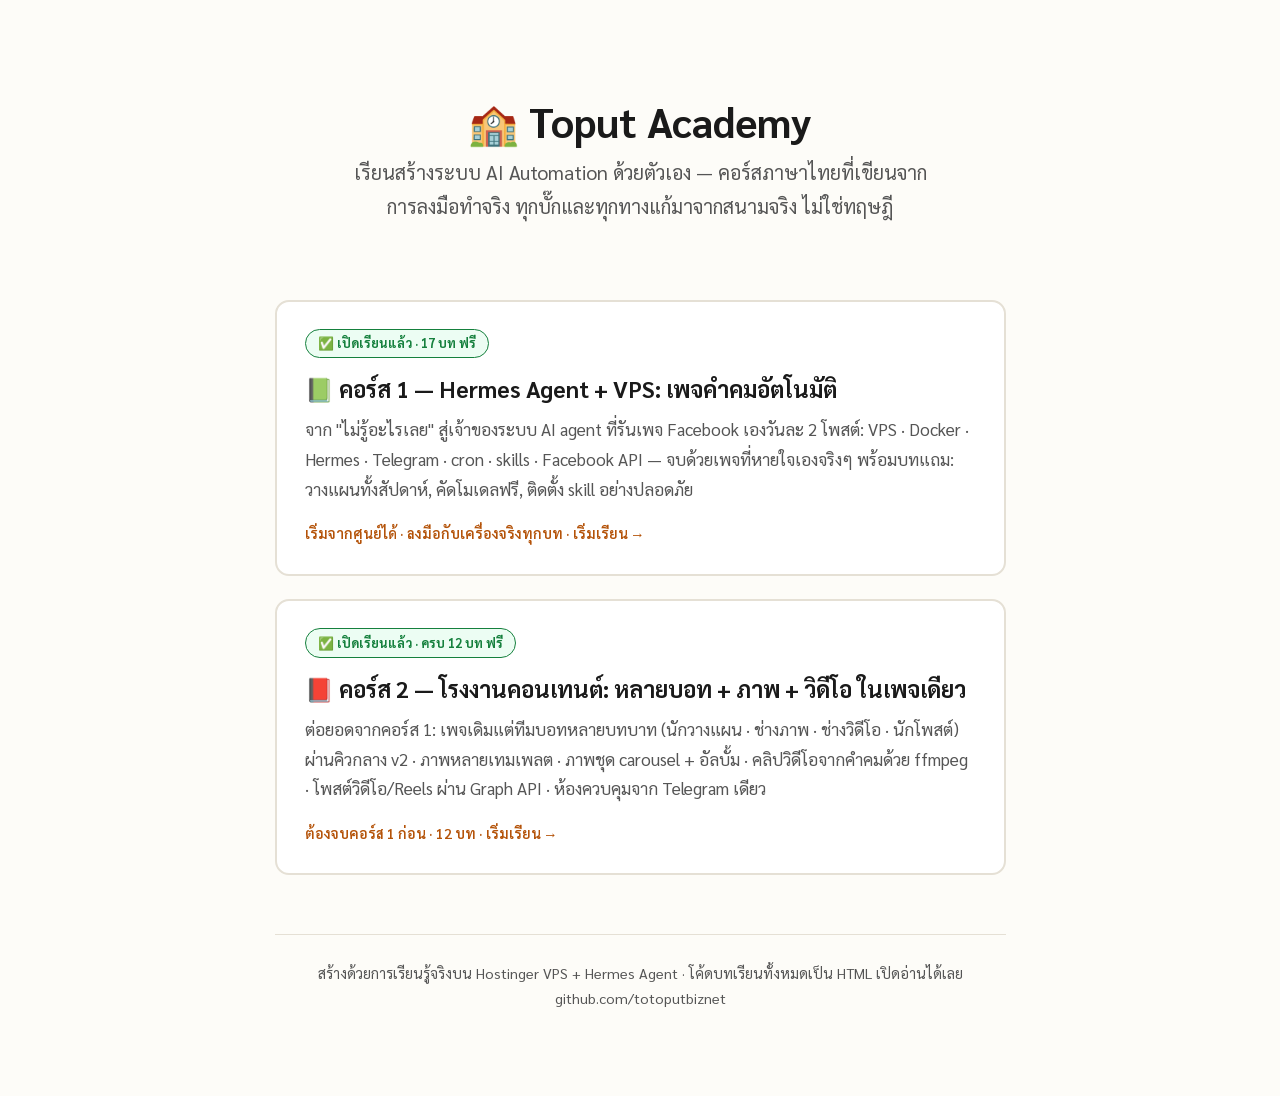
<file: index.html>
<!DOCTYPE html>
<html lang="th">
<head>
<meta charset="utf-8">
<meta name="viewport" content="width=device-width, initial-scale=1">
<title>Toput Academy — เรียนสร้างระบบ AI Automation ด้วยตัวเอง</title>
<meta name="description" content="คอร์สภาษาไทยสอนสร้างระบบ AI Agent อัตโนมัติบน VPS จากศูนย์ — เขียนจากการลงมือทำจริง ทุกบั๊กทุกทางแก้มาจากสนามจริง">
<link rel="stylesheet" href="hermes-vps/assets/course.css">
<style>
  .hero { text-align: center; padding: 3rem 0 2rem; }
  .hero h1 { font-size: 2.4rem; }
  .hero .tagline { font-size: 1.15rem; color: var(--ink-soft); max-width: 34rem; margin: 0.5rem auto 0; }
  .courses { display: grid; gap: 1.4rem; margin-top: 2.5rem; }
  .course-card {
    display: block;
    text-decoration: none;
    color: var(--ink);
    background: #fff;
    border: 2px solid var(--line);
    border-radius: 14px;
    padding: 1.5rem 1.7rem;
    transition: border-color 0.15s, transform 0.15s;
  }
  a.course-card:hover { border-color: var(--accent); transform: translateY(-2px); }
  .course-card .badge {
    display: inline-block;
    font-size: 0.75rem;
    font-weight: 700;
    padding: 0.15rem 0.7rem;
    border-radius: 999px;
    margin-bottom: 0.6rem;
  }
  .badge.open { background: var(--good-soft); color: var(--good); border: 1px solid var(--good); }
  .badge.soon { background: var(--code-bg); color: var(--ink-soft); border: 1px solid var(--line); }
  .course-card h2 { margin: 0 0 0.4rem; font-size: 1.35rem; }
  .course-card p { margin: 0 0 0.8rem; color: var(--ink-soft); }
  .course-card .meta { font-size: 0.85rem; color: var(--accent); font-weight: 600; }
  .course-card.soon-card { opacity: 0.75; }
  .site-footer { text-align: center; margin-top: 3.5rem; padding-top: 1.5rem; border-top: 1px solid var(--line); font-size: 0.85rem; color: var(--ink-soft); }
</style>
</head>
<body>
<div class="page">

  <div class="hero">
    <h1>🏫 Toput Academy</h1>
    <p class="tagline">เรียนสร้างระบบ AI Automation ด้วยตัวเอง — คอร์สภาษาไทยที่เขียนจากการลงมือทำจริง ทุกบั๊กและทุกทางแก้มาจากสนามจริง ไม่ใช่ทฤษฎี</p>
  </div>

  <div class="courses">

    <a class="course-card" href="hermes-vps/">
      <span class="badge open">✅ เปิดเรียนแล้ว · 17 บท ฟรี</span>
      <h2>📗 คอร์ส 1 — Hermes Agent + VPS: เพจคำคมอัตโนมัติ</h2>
      <p>จาก "ไม่รู้อะไรเลย" สู่เจ้าของระบบ AI agent ที่รันเพจ Facebook เองวันละ 2 โพสต์: VPS · Docker · Hermes · Telegram · cron · skills · Facebook API — จบด้วยเพจที่หายใจเองจริงๆ พร้อมบทแถม: วางแผนทั้งสัปดาห์, คัดโมเดลฟรี, ติดตั้ง skill อย่างปลอดภัย</p>
      <span class="meta">เริ่มจากศูนย์ได้ · ลงมือกับเครื่องจริงทุกบท · เริ่มเรียน →</span>
    </a>

    <a class="course-card" href="content-factory/">
      <span class="badge open">✅ เปิดเรียนแล้ว · ครบ 12 บท ฟรี</span>
      <h2>📕 คอร์ส 2 — โรงงานคอนเทนต์: หลายบอท + ภาพ + วิดีโอ ในเพจเดียว</h2>
      <p>ต่อยอดจากคอร์ส 1: เพจเดิมแต่ทีมบอทหลายบทบาท (นักวางแผน · ช่างภาพ · ช่างวิดีโอ · นักโพสต์) ผ่านคิวกลาง v2 · ภาพหลายเทมเพลต · ภาพชุด carousel + อัลบั้ม · คลิปวิดีโอจากคำคมด้วย ffmpeg · โพสต์วิดีโอ/Reels ผ่าน Graph API · ห้องควบคุมจาก Telegram เดียว</p>
      <span class="meta">ต้องจบคอร์ส 1 ก่อน · 12 บท · เริ่มเรียน →</span>
    </a>

  </div>

  <div class="site-footer">
    สร้างด้วยการเรียนรู้จริงบน Hostinger VPS + Hermes Agent · โค้ดบทเรียนทั้งหมดเป็น HTML เปิดอ่านได้เลย<br>
    github.com/totoputbiznet
  </div>

</div>
</body>
</html>
</file>
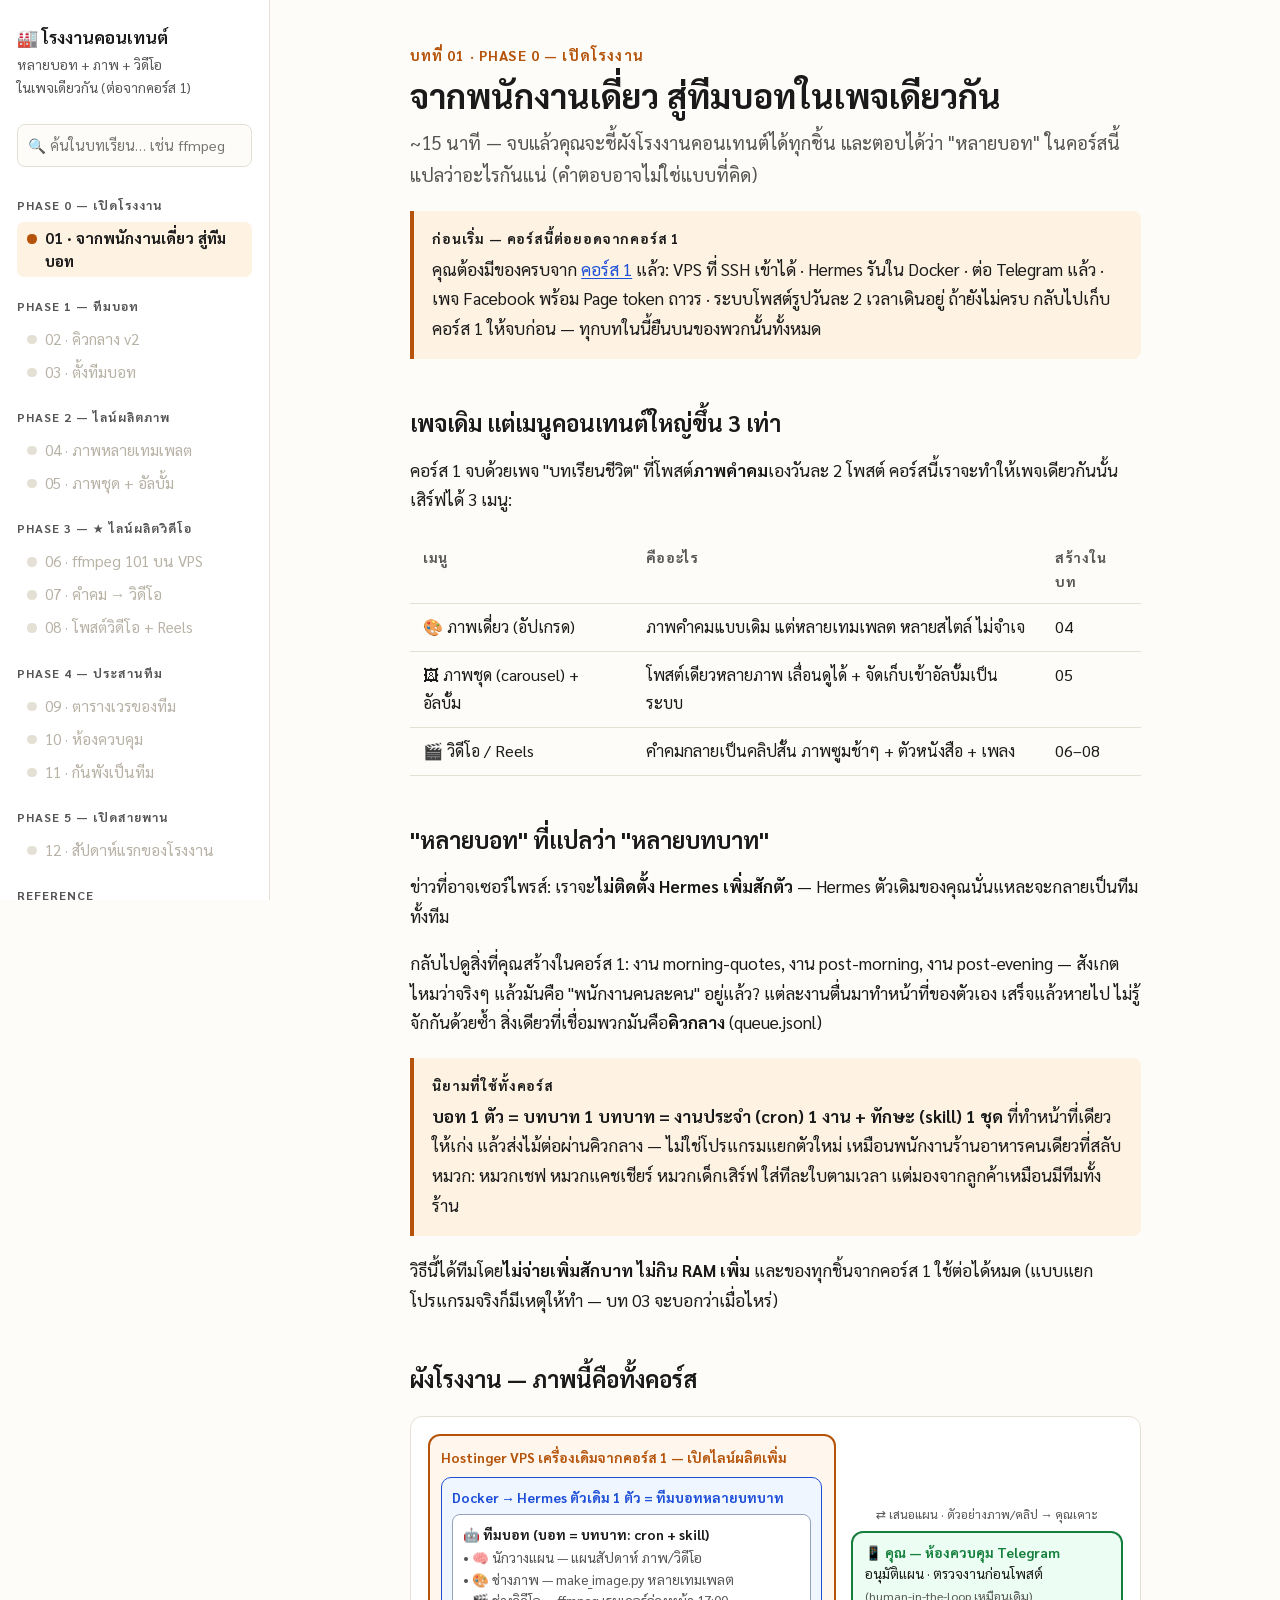
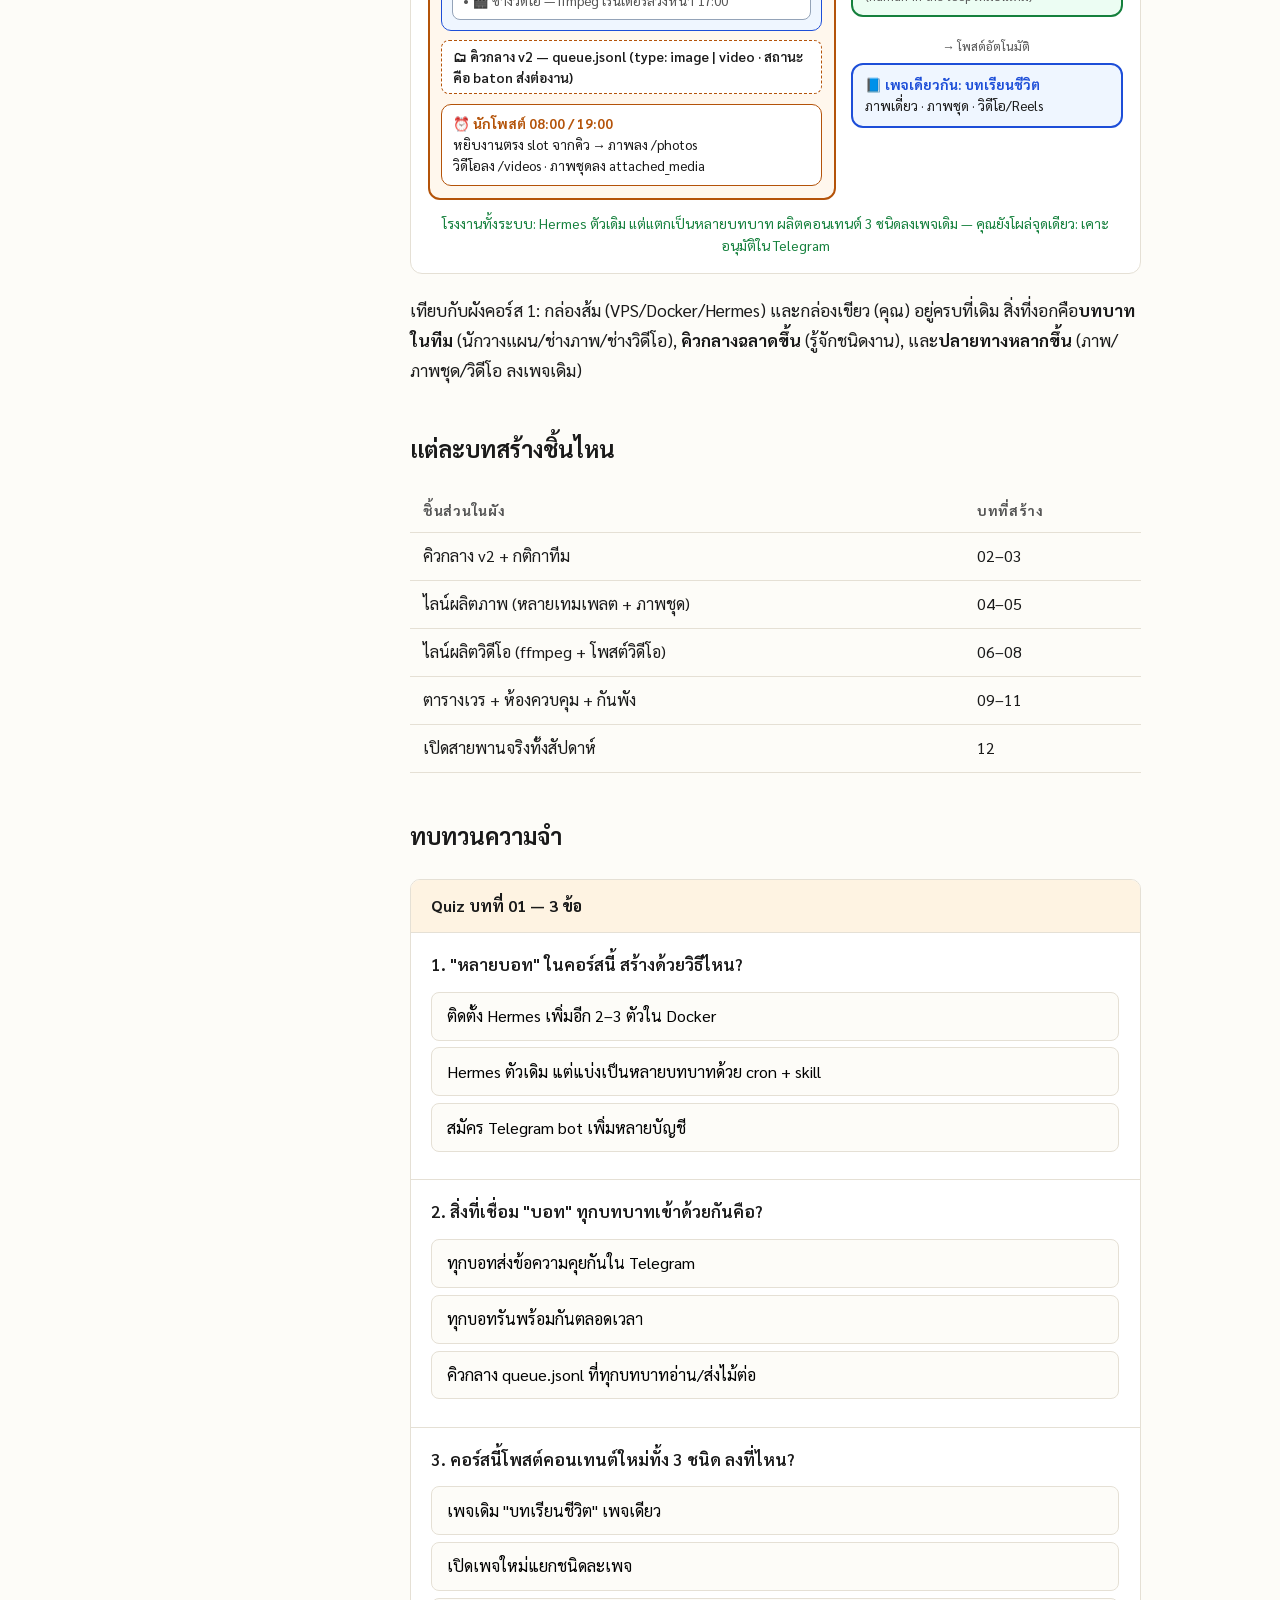
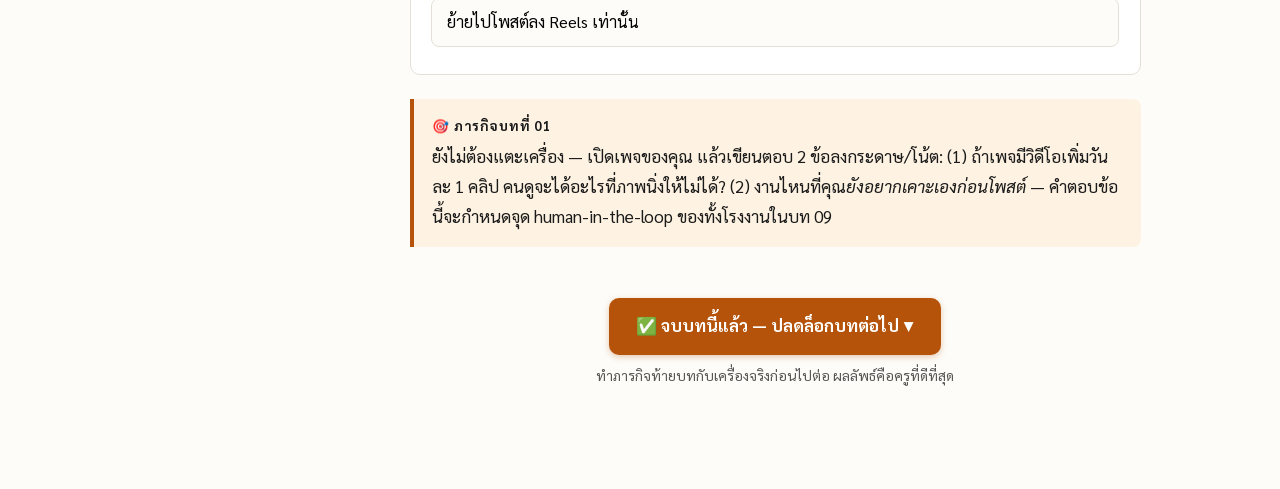
<file: content-factory/index.html>
<!DOCTYPE html>
<html lang="th">
<head>
<meta charset="utf-8">
<meta name="viewport" content="width=device-width, initial-scale=1">
<title>คอร์ส 2 — โรงงานคอนเทนต์: หลายบอท + ภาพ + วิดีโอ</title>
<link rel="stylesheet" href="assets/course.css">
<link rel="stylesheet" href="assets/onepage.css">
</head>
<body>
<div class="layout">

<!-- ═══════════ เมนู ═══════════ -->
<nav class="sidebar">
  <details open>
    <summary>สารบัญคอร์ส</summary>
    <div class="course-title">🏭 โรงงานคอนเทนต์</div>
    <div class="course-sub">หลายบอท + ภาพ + วิดีโอ<br>ในเพจเดียวกัน (ต่อจากคอร์ส 1)</div>

    <input id="course-search" class="course-search" type="text" placeholder="🔍 ค้นในบทเรียน… เช่น ffmpeg">
    <div id="course-search-results" class="cs-results"></div>

    <div class="nav-group">Phase 0 — เปิดโรงงาน</div>
    <a href="#lesson-01"><span class="dot current"></span>01 · จากพนักงานเดี่ยว สู่ทีมบอท</a>

    <div class="nav-group">Phase 1 — ทีมบอท</div>
    <a href="#lesson-02"><span class="dot"></span>02 · คิวกลาง v2</a>
    <a href="#lesson-03"><span class="dot"></span>03 · ตั้งทีมบอท</a>

    <div class="nav-group">Phase 2 — ไลน์ผลิตภาพ</div>
    <a href="#lesson-04"><span class="dot"></span>04 · ภาพหลายเทมเพลต</a>
    <a href="#lesson-05"><span class="dot"></span>05 · ภาพชุด + อัลบั้ม</a>

    <div class="nav-group">Phase 3 — ★ ไลน์ผลิตวิดีโอ</div>
    <a href="#lesson-06"><span class="dot"></span>06 · ffmpeg 101 บน VPS</a>
    <a href="#lesson-07"><span class="dot"></span>07 · คำคม → วิดีโอ</a>
    <a href="#lesson-08"><span class="dot"></span>08 · โพสต์วิดีโอ + Reels</a>

    <div class="nav-group">Phase 4 — ประสานทีม</div>
    <a href="#lesson-09"><span class="dot"></span>09 · ตารางเวรของทีม</a>
    <a href="#lesson-10"><span class="dot"></span>10 · ห้องควบคุม</a>
    <a href="#lesson-11"><span class="dot"></span>11 · กันพังเป็นทีม</a>

    <div class="nav-group">Phase 5 — เปิดสายพาน</div>
    <a href="#lesson-12"><span class="dot"></span>12 · สัปดาห์แรกของโรงงาน</a>

    <div class="nav-group">Reference</div>
    <a href="#glossary"><span class="dot done"></span>📚 Glossary ศัพท์</a>
    <a href="#commands"><span class="dot done"></span>⌨️ ffmpeg cheat sheet</a>
    <a href="#playbook"><span class="dot done"></span>🛠 เทคนิค &amp; Workflow</a>
  </details>
</nav>

<!-- ═══════════ เนื้อหา ═══════════ -->
<main class="content">
<div class="page">

<!-- ─────────── บทที่ 01 ─────────── -->
<section class="lesson" id="lesson-01">
  <p class="lesson-kicker">บทที่ 01 · Phase 0 — เปิดโรงงาน</p>
  <h1>จากพนักงานเดี่ยว สู่ทีมบอทในเพจเดียวกัน</h1>
  <p class="lesson-lede">~15 นาที — จบแล้วคุณจะชี้ผังโรงงานคอนเทนต์ได้ทุกชิ้น และตอบได้ว่า "หลายบอท" ในคอร์สนี้แปลว่าอะไรกันแน่ (คำตอบอาจไม่ใช่แบบที่คิด)</p>

  <div class="callout warn">
    <span class="label">ก่อนเริ่ม — คอร์สนี้ต่อยอดจากคอร์ส 1</span>
    <p>คุณต้องมีของครบจาก <a href="../hermes-vps/">คอร์ส 1</a> แล้ว: VPS ที่ SSH เข้าได้ · Hermes รันใน Docker · ต่อ Telegram แล้ว · เพจ Facebook พร้อม Page token ถาวร · ระบบโพสต์รูปวันละ 2 เวลาเดินอยู่ ถ้ายังไม่ครบ กลับไปเก็บคอร์ส 1 ให้จบก่อน — ทุกบทในนี้ยืนบนของพวกนั้นทั้งหมด</p>
  </div>

  <h2>เพจเดิม แต่เมนูคอนเทนต์ใหญ่ขึ้น 3 เท่า</h2>
  <p>คอร์ส 1 จบด้วยเพจ "บทเรียนชีวิต" ที่โพสต์<strong>ภาพคำคม</strong>เองวันละ 2 โพสต์ คอร์สนี้เราจะทำให้เพจเดียวกันนั้นเสิร์ฟได้ 3 เมนู:</p>
  <table>
    <tr><th>เมนู</th><th>คืออะไร</th><th>สร้างในบท</th></tr>
    <tr><td>🎨 ภาพเดี่ยว (อัปเกรด)</td><td>ภาพคำคมแบบเดิม แต่หลายเทมเพลต หลายสไตล์ ไม่จำเจ</td><td>04</td></tr>
    <tr><td>🖼 ภาพชุด (carousel) + อัลบั้ม</td><td>โพสต์เดียวหลายภาพ เลื่อนดูได้ + จัดเก็บเข้าอัลบั้มเป็นระบบ</td><td>05</td></tr>
    <tr><td>🎬 วิดีโอ / Reels</td><td>คำคมกลายเป็นคลิปสั้น ภาพซูมช้าๆ + ตัวหนังสือ + เพลง</td><td>06–08</td></tr>
  </table>

  <h2>"หลายบอท" ที่แปลว่า "หลายบทบาท"</h2>
  <p>ข่าวที่อาจเซอร์ไพรส์: เราจะ<strong>ไม่ติดตั้ง Hermes เพิ่มสักตัว</strong> — Hermes ตัวเดิมของคุณนั่นแหละจะกลายเป็นทีมทั้งทีม</p>
  <p>กลับไปดูสิ่งที่คุณสร้างในคอร์ส 1: งาน morning-quotes, งาน post-morning, งาน post-evening — สังเกตไหมว่าจริงๆ แล้วมันคือ "พนักงานคนละคน" อยู่แล้ว? แต่ละงานตื่นมาทำหน้าที่ของตัวเอง เสร็จแล้วหายไป ไม่รู้จักกันด้วยซ้ำ สิ่งเดียวที่เชื่อมพวกมันคือ<strong>คิวกลาง</strong> (queue.jsonl)</p>
  <div class="callout">
    <span class="label">นิยามที่ใช้ทั้งคอร์ส</span>
    <p><strong>บอท 1 ตัว = บทบาท 1 บทบาท = งานประจำ (cron) 1 งาน + ทักษะ (skill) 1 ชุด</strong> ที่ทำหน้าที่เดียวให้เก่ง แล้วส่งไม้ต่อผ่านคิวกลาง — ไม่ใช่โปรแกรมแยกตัวใหม่ เหมือนพนักงานร้านอาหารคนเดียวที่สลับหมวก: หมวกเชฟ หมวกแคชเชียร์ หมวกเด็กเสิร์ฟ ใส่ทีละใบตามเวลา แต่มองจากลูกค้าเหมือนมีทีมทั้งร้าน</p>
  </div>
  <p>วิธีนี้ได้ทีมโดย<strong>ไม่จ่ายเพิ่มสักบาท ไม่กิน RAM เพิ่ม</strong> และของทุกชิ้นจากคอร์ส 1 ใช้ต่อได้หมด (แบบแยกโปรแกรมจริงก็มีเหตุให้ทำ — บท 03 จะบอกว่าเมื่อไหร่)</p>

  <h2>ผังโรงงาน — ภาพนี้คือทั้งคอร์ส</h2>
  <div class="minimap minimap-hero" data-active="all"></div>
  <p>เทียบกับผังคอร์ส 1: กล่องส้ม (VPS/Docker/Hermes) และกล่องเขียว (คุณ) อยู่ครบที่เดิม สิ่งที่งอกคือ<strong>บทบาทในทีม</strong> (นักวางแผน/ช่างภาพ/ช่างวิดีโอ), <strong>คิวกลางฉลาดขึ้น</strong> (รู้จักชนิดงาน), และ<strong>ปลายทางหลากขึ้น</strong> (ภาพ/ภาพชุด/วิดีโอ ลงเพจเดิม)</p>

  <h2>แต่ละบทสร้างชิ้นไหน</h2>
  <table>
    <tr><th>ชิ้นส่วนในผัง</th><th>บทที่สร้าง</th></tr>
    <tr><td>คิวกลาง v2 + กติกาทีม</td><td>02–03</td></tr>
    <tr><td>ไลน์ผลิตภาพ (หลายเทมเพลต + ภาพชุด)</td><td>04–05</td></tr>
    <tr><td>ไลน์ผลิตวิดีโอ (ffmpeg + โพสต์วิดีโอ)</td><td>06–08</td></tr>
    <tr><td>ตารางเวร + ห้องควบคุม + กันพัง</td><td>09–11</td></tr>
    <tr><td>เปิดสายพานจริงทั้งสัปดาห์</td><td>12</td></tr>
  </table>

  <h2>ทบทวนความจำ</h2>
  <div class="quiz" data-quiz>
    <div class="quiz-head">Quiz บทที่ 01 — 3 ข้อ</div>
    <div class="quiz-q" data-answer="1">
      <div class="q-text">1. "หลายบอท" ในคอร์สนี้ สร้างด้วยวิธีไหน?</div>
      <button class="quiz-opt">ติดตั้ง Hermes เพิ่มอีก 2–3 ตัวใน Docker</button>
      <button class="quiz-opt">Hermes ตัวเดิม แต่แบ่งเป็นหลายบทบาทด้วย cron + skill</button>
      <button class="quiz-opt">สมัคร Telegram bot เพิ่มหลายบัญชี</button>
      <div class="quiz-feedback"></div>
    </div>
    <div class="quiz-q" data-answer="2">
      <div class="q-text">2. สิ่งที่เชื่อม "บอท" ทุกบทบาทเข้าด้วยกันคือ?</div>
      <button class="quiz-opt">ทุกบอทส่งข้อความคุยกันใน Telegram</button>
      <button class="quiz-opt">ทุกบอทรันพร้อมกันตลอดเวลา</button>
      <button class="quiz-opt">คิวกลาง queue.jsonl ที่ทุกบทบาทอ่าน/ส่งไม้ต่อ</button>
      <div class="quiz-feedback"></div>
    </div>
    <div class="quiz-q" data-answer="0">
      <div class="q-text">3. คอร์สนี้โพสต์คอนเทนต์ใหม่ทั้ง 3 ชนิด ลงที่ไหน?</div>
      <button class="quiz-opt">เพจเดิม "บทเรียนชีวิต" เพจเดียว</button>
      <button class="quiz-opt">เปิดเพจใหม่แยกชนิดละเพจ</button>
      <button class="quiz-opt">ย้ายไปโพสต์ลง Reels เท่านั้น</button>
      <div class="quiz-feedback"></div>
    </div>
  </div>

  <div class="callout mission">
    <span class="label">🎯 ภารกิจบทที่ 01</span>
    <p>ยังไม่ต้องแตะเครื่อง — เปิดเพจของคุณ แล้วเขียนตอบ 2 ข้อลงกระดาษ/โน้ต: (1) ถ้าเพจมีวิดีโอเพิ่มวันละ 1 คลิป คนดูจะได้อะไรที่ภาพนิ่งให้ไม่ได้? (2) งานไหนที่คุณ<em>ยังอยากเคาะเองก่อนโพสต์</em> — คำตอบข้อนี้จะกำหนดจุด human-in-the-loop ของทั้งโรงงานในบท 09</p>
  </div>
</section>

<!-- ─────────── บทที่ 02 ─────────── -->
<section class="lesson" id="lesson-02">
  <p class="lesson-kicker">บทที่ 02 · Phase 1 — ทีมบอท</p>
  <div class="minimap" data-active="queue" data-note="บทนี้: อัปเกรดคิวกลางให้รู้จักชนิดงาน และวางกติกาว่าใครแตะอะไรได้"></div>
  <h1>คิวกลาง v2 — สมุดงานกลางที่ทีมทั้งทีมยึดถือ</h1>
  <p class="lesson-lede">~20 นาที — จบแล้วคิวของคุณจะรองรับงานภาพและวิดีโอในไฟล์เดียว และคุณจะรู้กติกาทองที่กันทีมบอท "เหยียบเท้ากัน"</p>

  <h2>ทำไมต้องอัปเกรดคิว</h2>
  <p>คิวจากคอร์ส 1 มีสมมติฐานซ่อนอยู่ข้อหนึ่ง: <em>ทุกงานคือภาพคำคม</em> พอโรงงานมี 3 เมนู สมมติฐานนี้พัง — นักโพสต์ตอน 19:00 ต้องรู้ว่าคิววันนี้เป็นภาพหรือวิดีโอ ช่างวิดีโอต้องรู้ว่างานไหนของตัวเอง วิธีแก้คือเพิ่ม field ให้แต่ละบรรทัดในคิว "ประกาศชนิดตัวเอง"</p>

  <h2>โครงบรรทัดคิว v2</h2>
  <pre><code>{"text": "ล้มแล้วลุกช้าหน่อยก็ได้ ขอแค่ลุก",
 "author": "",
 "type": "video",
 "status": "ready",
 "added": "2026-08-27",
 "slot": "2026-08-29 19:00",
 "asset": ""}</code></pre>
  <table>
    <tr><th>field</th><th>ความหมาย</th><th>ใหม่ใน v2?</th></tr>
    <tr><td><code>text</code> / <code>author</code></td><td>คำคม + เจ้าของคำ (ว่าง = ออริจินัล)</td><td>เดิม</td></tr>
    <tr><td><code>type</code></td><td><code>image</code> | <code>video</code> — เมนูของงานนี้</td><td>✅ ใหม่</td></tr>
    <tr><td><code>status</code></td><td>วงจรชีวิตงาน: <code>ready → rendering → rendered → posted</code> (หรือ <code>cancelled</code>)</td><td>ขยายจากเดิม</td></tr>
    <tr><td><code>slot</code></td><td>วัน+เวลาที่จะโพสต์ (จากแผนสัปดาห์)</td><td>เดิม</td></tr>
    <tr><td><code>asset</code></td><td>full path ไฟล์ผลงานที่เรนเดอร์เสร็จ เช่น <code>/opt/data/home/.hermes/page/out/v0829.mp4</code></td><td>✅ ใหม่</td></tr>
  </table>
  <div class="callout">
    <span class="label">ความเข้ากันได้กับของเดิม (สำคัญ)</span>
    <p>กติกา: <strong>บรรทัดที่ไม่มี <code>type</code> ให้ทุกบอทถือว่าเป็น <code>image</code></strong> — งานเก่าในคิวของคุณจึงไม่ต้องไล่แก้สักบรรทัด ระบบเดิมเดินต่อได้ระหว่างที่เราค่อยๆ ต่อเติม นี่คือวิธีอัปเกรดระบบที่กำลังรันจริง: เพิ่มของใหม่แบบที่ของเก่าไม่รู้สึกตัว</p>
  </div>

  <h2>สถานะคือไม้ผลัด (baton) — ภาพวงจรชีวิตงานวิดีโอ</h2>
  <figure class="diagram">
    <svg viewBox="0 0 660 190" xmlns="http://www.w3.org/2000/svg" font-family="Sarabun, sans-serif">
      <rect x="10" y="60" width="130" height="56" rx="10" fill="#eff6ff" stroke="#1d4ed8" stroke-width="2"/>
      <text x="75" y="84" font-size="14" font-weight="bold" fill="#1d4ed8" text-anchor="middle">ready</text>
      <text x="75" y="104" font-size="11.5" fill="#555" text-anchor="middle">คุณอนุมัติแผนแล้ว</text>
      <rect x="180" y="60" width="130" height="56" rx="10" fill="#fff7ed" stroke="#b45309" stroke-width="2"/>
      <text x="245" y="84" font-size="14" font-weight="bold" fill="#b45309" text-anchor="middle">rendering</text>
      <text x="245" y="104" font-size="11.5" fill="#555" text-anchor="middle">ช่างวิดีโอกำลังทำ</text>
      <rect x="350" y="60" width="130" height="56" rx="10" fill="#f0fdf4" stroke="#15803d" stroke-width="2"/>
      <text x="415" y="84" font-size="14" font-weight="bold" fill="#15803d" text-anchor="middle">rendered</text>
      <text x="415" y="104" font-size="11.5" fill="#555" text-anchor="middle">ไฟล์เสร็จ รอเวลาโพสต์</text>
      <rect x="520" y="60" width="130" height="56" rx="10" fill="#eef2ff" stroke="#4338ca" stroke-width="2"/>
      <text x="585" y="84" font-size="14" font-weight="bold" fill="#4338ca" text-anchor="middle">posted</text>
      <text x="585" y="104" font-size="11.5" fill="#555" text-anchor="middle">ขึ้นเพจแล้ว</text>
      <line x1="140" y1="88" x2="180" y2="88" stroke="#888" stroke-width="2" marker-end="url(#ar2)"/>
      <line x1="310" y1="88" x2="350" y2="88" stroke="#888" stroke-width="2" marker-end="url(#ar2)"/>
      <line x1="480" y1="88" x2="520" y2="88" stroke="#888" stroke-width="2" marker-end="url(#ar2)"/>
      <text x="160" y="78" font-size="11" fill="#888" text-anchor="middle">17:00</text>
      <text x="500" y="78" font-size="11" fill="#888" text-anchor="middle">19:00</text>
      <text x="330" y="150" font-size="12" fill="#666" text-anchor="middle">งาน type:image ข้ามขั้นกลาง: ready → posted (นักโพสต์ทำรูปเองตอนโพสต์ เหมือนคอร์ส 1)</text>
      <defs><marker id="ar2" markerWidth="8" markerHeight="8" refX="7" refY="3.5" orient="auto"><path d="M0,0 L8,3.5 L0,7 z" fill="#888"/></marker></defs>
    </svg>
  </figure>
  <p>ทำไมวิดีโอต้องมีขั้น <code>rendering/rendered</code> คั่นกลาง? เพราะเรนเดอร์วิดีโอกินเวลาหลายนาที ถ้าให้นักโพสต์ 19:00 ทำเองสดๆ โพสต์จะเลท และถ้าเรนเดอร์พังเราจะรู้ตัวตอน 19:00 พอดี — สายเกินแก้ การให้ช่างวิดีโอทำล่วงหน้าตอน 17:00 คือการซื้อเวลา 2 ชั่วโมงไว้กู้สถานการณ์ (หลักคิดเดียวกับ "ซ้อมด้วย cron run ก่อนของจริง" ในคอร์ส 1)</p>

  <h2>กติกาทอง: หนึ่ง field หนึ่งเจ้าของ (single-writer)</h2>
  <p>ปัญหาคลาสสิกของระบบหลายคนทำงานไฟล์เดียว: สองบอทเขียนพร้อมกันแล้วข้อมูลทับกัน (ศัพท์เรียก <a href="#glossary">race condition</a>) วิธีกันที่ง่ายและได้ผลสุดสำหรับโรงงานขนาดเรา: <strong>กำหนดเจ้าของการเขียนให้ชัด — สถานะแต่ละช่วงมีบอทเดียวที่มีสิทธิ์เปลี่ยน</strong></p>
  <table>
    <tr><th>การเปลี่ยนสถานะ</th><th>เจ้าของสิทธิ์ (คนเดียวเท่านั้น)</th></tr>
    <tr><td>เพิ่มบรรทัดใหม่ <code>ready</code></td><td>🧠 นักวางแผน (หลังคุณพิมพ์ "อนุมัติแผน")</td></tr>
    <tr><td><code>ready → rendering → rendered</code> + เติม <code>asset</code></td><td>🎬 ช่างวิดีโอ</td></tr>
    <tr><td><code>ready/rendered → posted</code></td><td>📮 นักโพสต์</td></tr>
    <tr><td>อะไรก็ได้ → <code>cancelled</code></td><td>📱 คุณ (สั่งผ่านแชท) เท่านั้น</td></tr>
  </table>
  <p>กติกานี้จะถูกฝังลงใน skill ของทุกบทบาทที่เราสร้างในบทถัดๆ ไป — บอทที่ไม่ใช่เจ้าของ ห้ามแก้ ต่อให้เห็นว่า "น่าจะผิด" ก็ให้รายงานคุณแทนการแก้เอง</p>

  <h2>ทบทวนความจำ</h2>
  <div class="quiz" data-quiz>
    <div class="quiz-head">Quiz บทที่ 02 — 3 ข้อ</div>
    <div class="quiz-q" data-answer="0">
      <div class="q-text">1. บรรทัดเก่าในคิวที่ไม่มี field <code>type</code> ทุกบอทต้องถือว่าเป็น?</div>
      <button class="quiz-opt">image — ของเก่าเดินต่อได้ไม่ต้องแก้</button>
      <button class="quiz-opt">video — เพราะเป็นของใหม่กว่า</button>
      <button class="quiz-opt">error — ต้องลบทิ้งทันที</button>
      <div class="quiz-feedback"></div>
    </div>
    <div class="quiz-q" data-answer="2">
      <div class="q-text">2. ทำไมงานวิดีโอต้องเรนเดอร์ล่วงหน้า 17:00 แทนที่จะทำสดตอนโพสต์ 19:00?</div>
      <button class="quiz-opt">เพราะ ffmpeg ทำงานได้เฉพาะช่วงเย็น</button>
      <button class="quiz-opt">เพราะคิวถูกล็อกตอน 19:00</button>
      <button class="quiz-opt">เพราะเรนเดอร์กินเวลา ถ้าพังยังเหลือ 2 ชม.ให้กู้ก่อนถึงเวลาโพสต์</button>
      <div class="quiz-feedback"></div>
    </div>
    <div class="quiz-q" data-answer="1">
      <div class="q-text">3. กติกา single-writer แปลว่า?</div>
      <button class="quiz-opt">ทั้งระบบมีบอทได้ตัวเดียว</button>
      <button class="quiz-opt">การเปลี่ยนสถานะแต่ละช่วง มีบอทเดียวที่มีสิทธิ์เขียน</button>
      <button class="quiz-opt">คิวเปิดให้อ่านได้ทีละบอท</button>
      <div class="quiz-feedback"></div>
    </div>
  </div>

  <div class="callout mission">
    <span class="label">🎯 ภารกิจบทที่ 02 — ลงมือกับเครื่องจริง</span>
    <p>สั่ง Hermes ในแชท Telegram (ก๊อปได้เลย):</p>
    <pre><code>อ่านไฟล์ /opt/data/home/.hermes/page/queue.jsonl แล้วรายงาน:
1. จำนวนงานแยกตาม status
2. จำนวนงานแยกตาม type (บรรทัดที่ไม่มี type ให้นับเป็น image)
ห้ามแก้ไขไฟล์ แค่อ่านและรายงาน</code></pre>
    <p>ถ้ารายงานกลับมาถูกต้อง (ตัวเลขตรงกับที่คุณรู้) แปลว่าคิวคุณพร้อมเป็น v2 แล้วโดยยังไม่ต้องแก้อะไรเลย — ส่งผลลัพธ์มาให้ครูดูด้วย</p>
  </div>
</section>

<!-- ─────────── บทที่ 03 ─────────── -->
<section class="lesson" id="lesson-03">
  <p class="lesson-kicker">บทที่ 03 · Phase 1 — ทีมบอท</p>
  <div class="minimap" data-active="team,plan,imgline,vidline" data-note="บทนี้: ตั้งชื่อทีม วางบทบาท และเช็กว่าเครื่องพร้อมรับงานเพิ่มไหม"></div>
  <h1>ตั้งทีมบอท — บทบาท ชื่อเรียก และเส้นแบ่งหน้าที่</h1>
  <p class="lesson-lede">~25 นาที — จบแล้วคุณจะมีผังทีมที่เขียนเป็นลายลักษณ์อักษร รู้ต้นทุนจริงของ "บอทแยกตัวจริง" และเช็กสุขภาพเครื่องก่อนเปิดไลน์ผลิตใหม่เป็น</p>

  <h2>ทีมของโรงงานเรา — 4 บทบาท</h2>
  <table>
    <tr><th>บทบาท</th><th>ตื่นเมื่อไหร่</th><th>ทำอะไร</th><th>มาจากไหน</th></tr>
    <tr><td>🧠 นักวางแผน</td><td>เสาร์ 10:00 (กริ่ง) + คุณเรียกในแชท</td><td>ร่างแผนสัปดาห์ระบุ type ภาพ/วิดีโอต่อ slot → คุณอนุมัติ → ลงคิว</td><td>อัปเกรดจากคอร์ส 1 (บทแถม 15)</td></tr>
    <tr><td>🎨 ช่างภาพ</td><td>ตอนนักโพสต์เรียกใช้</td><td>ทำภาพจากเทมเพลตหลายสไตล์ (บท 04)</td><td>อัปเกรด make_image.py เดิม</td></tr>
    <tr><td>🎬 ช่างวิดีโอ</td><td>ทุกวัน 17:00</td><td>หยิบงาน <code>type:video</code> ของวันนี้ → เรนเดอร์ → ส่งตัวอย่างให้คุณดูใน Telegram → <code>rendered</code></td><td>สร้างใหม่ (บท 06–07)</td></tr>
    <tr><td>📮 นักโพสต์</td><td>08:00 / 19:00</td><td>หยิบงานตรง slot → ภาพโพสต์เอง วิดีโอหยิบไฟล์ <code>asset</code> ที่เสร็จแล้ว → โพสต์ → <code>posted</code></td><td>อัปเกรดจาก post-morning / post-evening เดิม</td></tr>
  </table>

  <h2>ตั้งชื่อให้เป็นระบบตั้งแต่วันแรก</h2>
  <p>คอร์ส 1 เราตั้งชื่องานตามใจ (morning-quotes, post-morning…) พอทีมโตชื่อจะเริ่มจำยาก คอร์สนี้ใช้ convention: งานใหม่ของโรงงานขึ้นต้นด้วย <code>factory-</code></p>
  <pre><code>factory-render-video   ← ช่างวิดีโอ 17:00 (สร้างในบท 07)
factory-daily-report   ← รายงานสุขภาพ 21:00 (สร้างในบท 10)</code></pre>
  <p>ส่วนงานเดิมจากคอร์ส 1 <strong>คงชื่อเดิมไว้</strong> — บทเรียนจากสนามจริง: อย่ารื้อของที่กำลังทำงานดีเพียงเพื่อความสวยงาม (กฎเดียวกับตอนเรา pause งาน weekly-plan แทนการลบ)</p>

  <h2>แล้ว "บอทแยกตัวจริง" ล่ะ? — ทางแยกขั้นสูงที่ควรรู้จัก</h2>
  <p>Hermes แยก container จริงทำได้: docker compose อีกชุด + Telegram bot token ใหม่ + โฟลเดอร์ /opt/data ของตัวเอง ได้บอทที่มีความจำแยก แชทแยก ตายแยก (ตัวหนึ่งล่มอีกตัวไม่สะเทือน)</p>
  <table>
    <tr><th></th><th>หลายบทบาทในตัวเดียว (คอร์สนี้)</th><th>แยก container จริง</th></tr>
    <tr><td>ค่าใช้จ่าย/RAM</td><td>เท่าเดิม (ทีมทั้งทีมฟรี)</td><td>RAM เพิ่มต่อตัว + จัดการ API key แยก</td></tr>
    <tr><td>คิว/ความจำ</td><td>แชร์กันเอง อยู่ไฟล์เดียว</td><td>แยกขาด ต้องออกแบบวิธีคุยกันเอง</td></tr>
    <tr><td>เหมาะกับ</td><td>ทีมหลายหน้าที่ <strong>ในเพจเดียว</strong></td><td><strong>คนละเพจ/คนละธุรกิจ</strong> ที่ห้ามข้อมูลปนกัน</td></tr>
  </table>
  <h2>ทางสายกลางที่ควรรู้: Bot Mode — container เดียว แต่แยก profile</h2>
  <p>ระหว่างสองทางข้างบน Hermes มีทางที่สามในตัว: <strong>Bot Mode</strong> — "บอท 1 ตัว = profile 1 ตัว" เก็บแยกกันที่ <code>~/.hermes/profiles/&lt;ชื่อ&gt;/</code> ในเครื่องเดียวกัน แต่ละ profile มี<strong>ความจำ, ประวัติแชท, skills (เลือกเปิดรายตัว), โมเดล/provider ของตัวเอง</strong> และ cron ของมันขึ้นชื่อกำกับ <code>[bot:&lt;ชื่อ&gt;]</code> — ส่วน token กับ group chat ยังแชร์กัน (ดู <a href="https://hermes-agent.nousresearch.com/docs/user-guide/bot-mode">เอกสาร Bot Mode</a>)</p>
  <p>เหมาะเมื่อไหร่: บทบาทไหนเริ่มมี "นิสัยและความจำ" ที่ไม่อยากให้ปนกับตัวหลัก (เช่น ช่างวิดีโอที่จำสไตล์คลิปของตัวเอง) หรืออยากปักหมุดโมเดลถูกให้บทบาทงานง่ายโดยไม่ยุ่งกับ config กลาง — ได้ความแยกขาดเกือบเท่าแยก container โดย RAM แทบไม่เพิ่ม</p>
  <div class="callout warn">
    <span class="label">เช็กของจริงก่อนใช้ (กฎ Playbook: ไม่เชื่อเอกสารเปล่าๆ)</span>
    <p>สองอย่างที่เอกสารไม่การันตีกับเครื่องคุณ: (1) รุ่น Hermes ของคุณมีฟีเจอร์นี้ไหม — เช็กด้วย <code>hermes profile --help</code> ในกล่อง (2) profile ย่อยจะโต้ตอบผ่าน Telegram ยังไง (เอกสารเน้น desktop app + เรียกผ่าน <code>@ชื่อบอท</code> ในแชท) — ต้องทดลองจริง ผ่านทั้งสองข้อแล้วค่อยย้ายบทบาทเข้า profile ทีละตัว</p>
  </div>

  <div class="callout">
    <span class="label">เกณฑ์ตัดสินใจจำง่าย — 3 ระดับ</span>
    <p>เพจเดียว งานยังเบา → บทบาทในตัวเดียว (คอร์สนี้) · เพจเดียว แต่บทบาทเริ่มต้องการความจำ/โมเดลแยกขาด → Bot Mode profile · คนละเพจ/คนละธุรกิจ → แยก container จริง</p>
  </div>

  <h2>ทบทวนความจำ</h2>
  <div class="quiz" data-quiz>
    <div class="quiz-head">Quiz บทที่ 03 — 3 ข้อ</div>
    <div class="quiz-q" data-answer="2">
      <div class="q-text">1. บทบาทไหน "ตื่น 17:00 ทุกวัน"?</div>
      <button class="quiz-opt">นักโพสต์ — เตรียมตัวก่อนเวลาโพสต์</button>
      <button class="quiz-opt">นักวางแผน — สรุปงานประจำวัน</button>
      <button class="quiz-opt">ช่างวิดีโอ — เรนเดอร์งานเย็นล่วงหน้า</button>
      <div class="quiz-feedback"></div>
    </div>
    <div class="quiz-q" data-answer="1">
      <div class="q-text">2. งานเดิมจากคอร์ส 1 (post-morning ฯลฯ) ควรทำยังไงกับชื่อมัน?</div>
      <button class="quiz-opt">เปลี่ยนเป็น factory-* ให้หมดทันที</button>
      <button class="quiz-opt">คงชื่อเดิม — อย่ารื้อของที่ทำงานดีอยู่</button>
      <button class="quiz-opt">ลบแล้วสร้างใหม่ทั้งหมด</button>
      <div class="quiz-feedback"></div>
    </div>
    <div class="quiz-q" data-answer="0">
      <div class="q-text">3. เมื่อไหร่จึงควรแยก Hermes เป็น container ตัวที่สองจริงๆ?</div>
      <button class="quiz-opt">เมื่อทำคนละเพจ/คนละธุรกิจ ที่ข้อมูลห้ามปนกัน</button>
      <button class="quiz-opt">เมื่ออยากให้เพจเดิมโพสต์ได้หลายชนิด</button>
      <button class="quiz-opt">ทันทีที่มี cron เกิน 3 งาน</button>
      <div class="quiz-feedback"></div>
    </div>
  </div>

  <div class="callout mission">
    <span class="label">🎯 ภารกิจบทที่ 03 — เช็กเครื่องก่อนเปิดไลน์ผลิต</span>
    <p>SSH เข้า VPS แล้วรัน 3 คำสั่ง (ทีละคำสั่ง ดูผลก่อนไปต่อ):</p>
    <pre><code>free -h        # RAM เหลือพอไหม (ffmpeg ตอนเรนเดอร์กินชั่วคราว ~200-500MB)
df -h /        # ดิสก์เหลือกี่ GB (ไฟล์วิดีโอใหญ่กว่าภาพ ~10 เท่า)
docker exec -it hermes-agent-xxxx-hermes-agent-1 hermes cron list   # ทีมปัจจุบันมีใครบ้าง</code></pre>
    <p>ส่งผลทั้ง 3 มาให้ครูดู — โดยเฉพาะตัวเลข RAM ว่าง กับดิสก์ว่าง เราจะใช้ตัดสินคุณภาพวิดีโอ (ความยาว/ความละเอียด) ในบท 07</p>
  </div>
</section>

<!-- ─────────── บทที่ 04 ─────────── -->
<section class="lesson" id="lesson-04">
  <p class="lesson-kicker">บทที่ 04 · Phase 2 — ไลน์ผลิตภาพ</p>
  <div class="minimap" data-active="imgline" data-note="บทนี้: อัปเกรดช่างภาพจาก 1 เทมเพลต เป็นหลายสไตล์ตามธีมวัน"></div>
  <h1>โรงงานภาพหลายเทมเพลต — เพจเดิมแต่ไม่จำเจ</h1>
  <p class="lesson-lede">~30 นาที — จบแล้ว make_image.py ของคุณจะทำภาพได้ 3 สไตล์ และคุณจะได้เทคนิคสำคัญ: วิธี "จ้าง Hermes อัปเกรดโค้ดของมันเอง" อย่างปลอดภัย</p>

  <h2>ปัญหาที่คนตามเพจจะรู้สึกก่อนคุณ</h2>
  <p>เทมเพลตเดียวทุกวัน ผ่านไปเดือนหนึ่ง feed ของเพจจะดูเหมือน "ภาพเดิมเปลี่ยนตัวหนังสือ" ความจำเจฆ่าเพจช้าๆ วิธีแก้ไม่ใช่สุ่มมั่ว แต่คือ<strong>ผูกสไตล์ภาพกับธีมของวัน</strong> ที่เราออกแบบไว้ตั้งแต่คอร์ส 1 (จันทร์-ความพยายาม, กลางสัปดาห์-ใจเย็นกับตัวเอง, ศุกร์-ปล่อยวาง ฯลฯ)</p>
  <table>
    <tr><th>สไตล์</th><th>หน้าตา</th><th>เหมาะกับธีม</th></tr>
    <tr><td><code>classic</code></td><td>พื้นครีม ตัวหนังสือเข้ม (ตัวเดิมจากคอร์ส 1)</td><td>ความพยายาม / การเริ่มใหม่</td></tr>
    <tr><td><code>night</code></td><td>พื้นเข้มเกือบดำ ตัวหนังสือสว่าง โทนสงบ</td><td>การปล่อยวาง / โพสต์เย็น 19:00</td></tr>
    <tr><td><code>paper</code></td><td>โทนกระดาษโน้ต เส้นบรรทัดจางๆ อบอุ่น</td><td>ใจเย็นกับตัวเอง / คำสอนคนดัง</td></tr>
  </table>

  <h2>เทคนิคหลักของบทนี้: จ้าง Hermes แก้โค้ดตัวเอง — แบบมีเข็มขัดนิรภัย</h2>
  <p>คุณไม่ต้องเขียน Python เอง — Hermes แก้ให้ได้ แต่การปล่อยให้ AI แก้สคริปต์ที่ระบบจริงใช้อยู่ มีกติกาความปลอดภัย 3 ข้อที่ต้องอยู่ใน prompt เสมอ:</p>
  <ol class="steps">
    <li><strong>สำรองก่อนแตะ</strong> — ให้มัน <code>cp</code> ไฟล์เดิมเก็บไว้ก่อนเสมอ พังเมื่อไหร่ย้อนได้ใน 1 คำสั่ง</li>
    <li><strong>ของเดิมต้องเดินต่อได้</strong> — เรียกแบบไม่ระบุสไตล์ ต้องได้ผลแบบเดิมเป๊ะ (default = <code>classic</code>) เพราะงานโพสต์เช้า/เย็นตัวจริงกำลังเรียกใช้อยู่ทุกวัน</li>
    <li><strong>พิสูจน์ด้วยตา ไม่ใช่คำพูด</strong> — จบงานต้องส่งภาพตัวอย่างครบทุกสไตล์เข้า Telegram ให้คุณดูจริง ไม่รับคำว่า "เสร็จแล้วครับ" เปล่าๆ</li>
  </ol>
  <div class="callout warn">
    <span class="label">กฎจากสนามจริง (คอร์ส 1 สอนเราแล้ว)</span>
    <p>AI ชอบ "over-engineer" — ขยันเกินสั่งจนพัง (เคสจริง: สร้าง path สคริปต์ซ้อนกันเอง) prompt ที่ดีจึงต้องมีทั้ง "สิ่งที่ให้ทำ" และ <strong>"สิ่งที่ห้ามทำ"</strong> เขียนชัดๆ ทุกครั้ง</p>
  </div>

  <h2>Prompt อัปเกรดช่างภาพ (แม่แบบใช้จริง)</h2>
  <pre><code>อัปเกรดสคริปต์ทำภาพคำคม (make_image.py) ตามนี้:
1. ก่อนแก้ ให้สำรองไฟล์เดิมเป็น make_image.py.bak ก่อน
2. เพิ่ม argument --style รับค่า classic | night | paper
   - classic: แบบเดิมทุกอย่าง และต้องเป็นค่า default เมื่อไม่ระบุ
   - night: พื้นหลังโทนเข้ม (#1a1a2e) ตัวหนังสือสีครีม
   - paper: พื้นหลังโทนกระดาษ (#f5efe0) เส้นบรรทัดจางๆ ตัวหนังสือน้ำตาลเข้ม
3. ห้ามแก้ส่วนอื่นของสคริปต์ ห้ามเปลี่ยนขนาดภาพ ห้ามเปลี่ยนฟอนต์
4. เสร็จแล้วทดสอบ: ทำภาพคำคมเดียวกันทั้ง 3 สไตล์
   แล้วส่งทั้ง 3 ภาพเข้า Telegram ให้ผมดู</code></pre>

  <h2>เชื่อมกับแผนสัปดาห์</h2>
  <p>ต่อจากนี้ นักวางแผนจะใส่สไตล์ลงคิวได้ด้วย field เสริม <code>"style": "night"</code> — นักโพสต์อ่านแล้วส่งต่อให้ช่างภาพ ถ้าบรรทัดไหนไม่มี style นักโพสต์ใช้กติกาง่ายๆ: โพสต์เช้า = classic/paper สลับกัน, โพสต์เย็น = night (กติกานี้จะเขียนลง skill นักโพสต์ในบท 09)</p>

  <h2>ทบทวนความจำ</h2>
  <div class="quiz" data-quiz>
    <div class="quiz-head">Quiz บทที่ 04 — 3 ข้อ</div>
    <div class="quiz-q" data-answer="1">
      <div class="q-text">1. ทำไม default ของ --style ต้องเป็น classic (แบบเดิม)?</div>
      <button class="quiz-opt">เพราะสวยที่สุดใน 3 แบบ</button>
      <button class="quiz-opt">เพราะงานโพสต์ตัวจริงเรียกสคริปต์แบบไม่ระบุสไตล์อยู่ทุกวัน — ของเดิมต้องไม่พัง</button>
      <button class="quiz-opt">เพราะ Python บังคับให้มี default</button>
      <div class="quiz-feedback"></div>
    </div>
    <div class="quiz-q" data-answer="2">
      <div class="q-text">2. ก่อนให้ AI แก้สคริปต์ที่ระบบจริงใช้อยู่ ต้องทำอะไรก่อนเสมอ?</div>
      <button class="quiz-opt">ปิดระบบทั้งหมดก่อน</button>
      <button class="quiz-opt">ลบไฟล์เดิมเพื่อกันสับสน</button>
      <button class="quiz-opt">สำรองไฟล์เดิม (.bak) — พังแล้วย้อนได้ 1 คำสั่ง</button>
      <div class="quiz-feedback"></div>
    </div>
    <div class="quiz-q" data-answer="0">
      <div class="q-text">3. หลักฐานว่างานอัปเกรด "เสร็จจริง" คือ?</div>
      <button class="quiz-opt">ภาพตัวอย่างทั้ง 3 สไตล์ ส่งมาให้เห็นใน Telegram</button>
      <button class="quiz-opt">ข้อความ "เสร็จแล้วครับ" จาก Hermes</button>
      <button class="quiz-opt">ไฟล์ .bak ปรากฏในโฟลเดอร์</button>
      <div class="quiz-feedback"></div>
    </div>
  </div>

  <div class="callout mission">
    <span class="label">🎯 ภารกิจบทที่ 04</span>
    <p>(1) ก๊อป prompt แม่แบบด้านบนส่งใน Telegram (2) รอภาพ 3 สไตล์ (3) ถ้าสไตล์ไหนไม่ถูกใจ สั่งแก้เฉพาะจุดเป็นภาษาคน เช่น "night ตัวหนังสือเล็กไป ขยายอีกนิด" (4) ได้ครบแล้วส่งภาพทั้ง 3 มาอวดครู — บทหน้าเราจะเอาไปทำภาพชุด</p>
  </div>
</section>

<!-- ─────────── บทที่ 05 ─────────── -->
<section class="lesson" id="lesson-05">
  <p class="lesson-kicker">บทที่ 05 · Phase 2 — ไลน์ผลิตภาพ</p>
  <div class="minimap" data-active="imgline,postjob,fb" data-note="บทนี้: โพสต์เดียวหลายภาพ (carousel) + จัดเก็บเข้าอัลบั้ม"></div>
  <h1>ภาพชุด (carousel) + อัลบั้ม — โพสต์เดียวเล่าได้หลายจังหวะ</h1>
  <p class="lesson-lede">~30 นาที — จบแล้วเพจคุณจะโพสต์ "ชุดคำคม 3 ภาพเลื่อนดู" ได้ และคำถามค้างจากคอร์ส 1 ("เก็บรูปเข้าอัลบั้มได้ไหม") จะได้คำตอบเป็นโพสต์จริง</p>

  <h2>carousel ทำงานยังไงใน Graph API — เทคนิค 2 จังหวะ</h2>
  <p>Facebook ไม่มีปุ่ม "โพสต์หลายภาพ" ตรงๆ ใน API แต่ใช้ท่ามาตรฐาน 2 จังหวะ:</p>
  <ol class="steps">
    <li><strong>อัปโหลดภาพแบบ "ยังไม่เผยแพร่"</strong> — ยิง <code>/photos</code> ทีละภาพพร้อม <code>published=false</code> ภาพจะขึ้นไปรอบนเซิร์ฟเวอร์เงียบๆ ไม่โผล่บนเพจ แต่เราได้ <code>id</code> ของแต่ละภาพกลับมา</li>
    <li><strong>ประกอบร่างเป็นโพสต์เดียว</strong> — ยิง <code>/feed</code> หนึ่งครั้ง แนบรายการ id ทั้งหมดผ่าน <code>attached_media</code> → กลายเป็นโพสต์ carousel โพสต์เดียว</li>
  </ol>
  <pre><code># จังหวะ 1 — อัปโหลดเงียบ ทีละภาพ (ทำซ้ำ 3 ครั้ง เก็บ id ทุกใบ)
curl -X POST "https://graph.facebook.com/v26.0/PAGE_ID/photos" \
  -F "access_token=PAGE_TOKEN" \
  -F "published=false" \
  -F "source=@/opt/data/home/.hermes/page/out/q1.png"
# ตอบกลับ: {"id":"111111"}  ← จดไว้

# จังหวะ 2 — ประกอบเป็นโพสต์เดียว
curl -X POST "https://graph.facebook.com/v26.0/PAGE_ID/feed" \
  -F "access_token=PAGE_TOKEN" \
  -F "message=3 บทเรียนสั้นๆ ก่อนเริ่มสัปดาห์ 🌱" \
  -F 'attached_media[0]={"media_fbid":"111111"}' \
  -F 'attached_media[1]={"media_fbid":"222222"}' \
  -F 'attached_media[2]={"media_fbid":"333333"}'</code></pre>
  <div class="callout">
    <span class="label">จุดพลาดยอดฮิต</span>
    <p>ค่าใน <code>attached_media[n]</code> ต้องเป็นก้อน JSON ในเครื่องหมายคำพูด (สังเกต single quote ครอบทั้งก้อน) — ถ้าใส่ id เปล่าๆ จะได้ error 100 · และต้องใช้ <strong>Page token ตัว Never expire จากคอร์ส 1</strong> เหมือนเดิมทุกจังหวะ</p>
  </div>

  <h2>อัลบั้ม — คำตอบของคำถามค้างจากคอร์ส 1</h2>
  <p>อัลบั้มคือ "โฟลเดอร์ภาพบนเพจ" สร้างครั้งเดียวได้ id ถาวร แล้วโพสต์ภาพเข้าอัลบั้มนั้นตรงๆ ได้เลย:</p>
  <pre><code># สร้างอัลบั้ม (ทำครั้งเดียว) — ได้ ALBUM_ID เก็บไว้ใช้ตลอด
curl -X POST "https://graph.facebook.com/v26.0/PAGE_ID/albums" \
  -F "access_token=PAGE_TOKEN" \
  -F "name=คำคมประจำสัปดาห์" \
  -F "message=รวมคำคมรายสัปดาห์ของเพจ"

# โพสต์ภาพเข้าอัลบั้มนั้นโดยตรง (ใช้ ALBUM_ID แทน PAGE_ID)
curl -X POST "https://graph.facebook.com/v26.0/ALBUM_ID/photos" \
  -F "access_token=PAGE_TOKEN" \
  -F "message=คำคมวันจันทร์" \
  -F "source=@/opt/data/home/.hermes/page/out/q1.png"</code></pre>
  <p>ไอเดียใช้จริงกับเพจเรา: ให้นักโพสต์เก็บภาพ "ตัวท็อปประจำสัปดาห์" (โพสต์ที่คนไลก์สุด) เข้าอัลบั้มรวมทุกวันอาทิตย์ — คนมาใหม่เปิดอัลบั้มเดียวเจอของดีย้อนหลังครบ</p>

  <h2>ทบทวนความจำ</h2>
  <div class="quiz" data-quiz>
    <div class="quiz-head">Quiz บทที่ 05 — 3 ข้อ</div>
    <div class="quiz-q" data-answer="1">
      <div class="q-text">1. <code>published=false</code> ในจังหวะแรกทำหน้าที่อะไร?</div>
      <button class="quiz-opt">ทำให้ภาพเป็นส่วนตัวถาวร ไม่มีใครเห็นตลอดไป</button>
      <button class="quiz-opt">อัปโหลดภาพขึ้นไปรอโดยยังไม่โผล่บนเพจ เพื่อเอา id ไปประกอบโพสต์เดียว</button>
      <button class="quiz-opt">ประหยัดโควตา API</button>
      <div class="quiz-feedback"></div>
    </div>
    <div class="quiz-q" data-answer="2">
      <div class="q-text">2. โพสต์ carousel จริงๆ เกิดขึ้นตอนยิง endpoint ไหน?</div>
      <button class="quiz-opt">/photos ครั้งสุดท้าย</button>
      <button class="quiz-opt">/albums</button>
      <button class="quiz-opt">/feed พร้อม attached_media</button>
      <div class="quiz-feedback"></div>
    </div>
    <div class="quiz-q" data-answer="0">
      <div class="q-text">3. จะโพสต์ภาพเข้าอัลบั้มที่สร้างไว้ ต้องยิง /photos ไปที่ id ของใคร?</div>
      <button class="quiz-opt">ALBUM_ID ของอัลบั้มนั้น</button>
      <button class="quiz-opt">PAGE_ID ตามปกติ</button>
      <button class="quiz-opt">id ของโพสต์ล่าสุด</button>
      <div class="quiz-feedback"></div>
    </div>
  </div>

  <div class="callout mission">
    <span class="label">🎯 ภารกิจบทที่ 05 — carousel แรกของเพจ</span>
    <p>สั่ง Hermes ใน Telegram (สังเกตว่าเราปักหมุดวิธีที่พิสูจน์แล้ว + บอกสิ่งที่ห้ามทำ — สูตรจากสนามจริง):</p>
    <pre><code>ทำโพสต์ carousel ชุดแรกของเพจ ตามขั้นตอนนี้เท่านั้น:
1. เลือกคำคมธีมเดียวกัน 3 ข้อจากคิว (status ready, type image)
2. ทำภาพ 3 ใบด้วยสไตล์ paper ทั้งชุด
3. ส่ง 3 ภาพให้ผมดูใน Telegram ก่อน — รอผมตอบ "โพสต์ได้"
4. โพสต์ด้วยท่า 2 จังหวะ: /photos published=false ทีละใบ
   แล้ว /feed พร้อม attached_media ด้วย curl แบบใน skill post-facebook (v26.0)
5. ห้ามสร้างสคริปต์ใหม่ ห้ามใช้วิธีอื่นนอกจากที่ระบุ
เสร็จแล้วส่งลิงก์โพสต์มายืนยัน อย่าลืมอัปเดต status เป็น posted ทั้ง 3 บรรทัด</code></pre>
    <p>ได้ลิงก์โพสต์ carousel แล้วส่งมาให้ครูดู — เปิด incognito เช็กด้วยว่าคนนอกเห็นครบ 3 ภาพ</p>
  </div>
</section>

<!-- ─────────── บทที่ 06 ─────────── -->
<section class="lesson" id="lesson-06">
  <p class="lesson-kicker">บทที่ 06 · Phase 3 — ★ ไลน์ผลิตวิดีโอ</p>
  <div class="minimap" data-active="vidline" data-note="บทนี้: ติดอาวุธ ffmpeg ให้ช่างวิดีโอ + คลิปแรกใน 1 คำสั่ง"></div>
  <h1>ffmpeg 101 — เครื่องจักรวิดีโอบน VPS ของคุณ</h1>
  <p class="lesson-lede">~25 นาที ลงมือกับเครื่องจริง — จบแล้ว VPS ของคุณจะตัดวิดีโอเป็น และคุณจะได้คลิปแรกจากภาพคำคมที่มีอยู่แล้ว ด้วยคำสั่งเดียว</p>

  <h2>ffmpeg คืออะไร ใน 3 บรรทัด</h2>
  <p><strong>ffmpeg</strong> คือโปรแกรมฟรี (โอเพนซอร์ส) ที่เป็น "มีดสวิสของงานวิดีโอ" — แปลงไฟล์ ตัดต่อ ใส่เสียง ซูม ย่อขยาย ทำได้หมดผ่านบรรทัดคำสั่ง ไม่ต้องมีจอ ไม่ต้องมีเมาส์ เบื้องหลังแอปตัดต่อดังๆ จำนวนมากก็คือ ffmpeg ห่อหน้ากากสวยๆ ไว้เท่านั้น</p>
  <p>มันจึงเกิดมาเพื่องานเรา: <strong>ตัดวิดีโอบนเซิร์ฟเวอร์ที่ไม่มีหน้าจอ สั่งด้วยสคริปต์ ทำซ้ำได้ไม่จำกัด</strong></p>

  <h2>ติดตั้งในกล่อง Hermes — ทีละก้าว</h2>
  <p>👣 <strong>ก้าว 1</strong> — SSH เข้า VPS แล้วเข้าไปในกล่อง (แทน <code>xxxx</code> ด้วยชื่อกล่องจริงของคุณ — ดูได้จาก <code>docker ps</code>):</p>
  <pre><code>docker exec -it hermes-agent-xxxx-hermes-agent-1 bash</code></pre>
  <div class="callout">
    <span class="label">ก้าว 0 ที่ประหยัดเวลา: เช็กก่อนติดตั้ง (เคสจริงจากสนาม)</span>
    <p>พอเข้ากล่องแล้ว ลอง <code>ffmpeg -version</code> ก่อนเลย — กล่อง Hermes บางรุ่น<strong>มี ffmpeg ติดมาให้แล้ว</strong> (เครื่องต้นแบบของคอร์สนี้เจอ 7.1.5 พร้อมใช้) ถ้าขึ้นเวอร์ชัน = ข้ามก้าว 2 ไปทำคลิปแรกได้ทันที · และระวังจุดหลงทาง: ต้องเช็ก<strong>ในกล่อง</strong> (prompt เป็น <code>root@&lt;รหัสกล่อง&gt;</code>) ไม่ใช่บน VPS ชั้นนอก (prompt <code>root@srv…</code>) — ffmpeg ชั้นนอกช่วยงาน cron ของเราไม่ได้</p>
  </div>
  <p>👣 <strong>ก้าว 2</strong> — ติดตั้ง เฉพาะกรณีก้าว 0 ไม่เจอ (ประมาณ 1-2 นาที):</p>
  <pre><code>apt-get update && apt-get install -y ffmpeg</code></pre>
  <p>👣 <strong>ก้าว 3</strong> — พิสูจน์ว่ามาแล้วจริง:</p>
  <pre><code>ffmpeg -version</code></pre>
  <p>เห็นบรรทัด <code>ffmpeg version 5.x</code> (หรือ 6.x) = พร้อมใช้</p>

  <div class="callout warn">
    <span class="label">⚠️ ข้อควรรู้สำคัญ: ของที่ลงในกล่อง หายได้ถ้ากล่องถูกสร้างใหม่</span>
    <p>การติดตั้งแบบนี้อยู่ "ในกล่อง Docker" — ถ้าวันหนึ่งกล่องถูกสร้างใหม่ (อัปเดต Hermes เวอร์ชันใหม่, rebuild) ffmpeg จะหายไปด้วย แต่<strong>ข้อมูลใน /opt/data ไม่หาย</strong> (มันคือโฟลเดอร์ฝากนอกกล่อง — บทเรียน Docker จากคอร์ส 1) วิธีรับมือแบบบ้านๆ ที่เวิร์ก: จดไว้ใน NOTES ว่า "ถ้าคลิปพังหลังอัปเดต Hermes → ลงซ้ำ 1 คำสั่ง: <code>apt-get update && apt-get install -y ffmpeg</code>" และในบท 10 เราจะให้บอทรายงานสุขภาพเช็กข้อนี้ให้อัตโนมัติทุกวัน</p>
  </div>

  <h2>คลิปแรกของคุณ — จากภาพที่มีอยู่แล้ว</h2>
  <p>ยังอยู่ในกล่องต่อเลย ดูก่อนว่ามีภาพอะไรให้เล่น:</p>
  <pre><code>ls -t /opt/data/home/.hermes/page/out/ | head -5</code></pre>
  <p>หยิบชื่อไฟล์ .png ล่าสุดมาใส่ในคำสั่งนี้ (แก้ชื่อไฟล์ 2 จุด):</p>
  <pre><code>ffmpeg -y -loop 1 -i /opt/data/home/.hermes/page/out/ชื่อภาพ.png -t 8 \
  -c:v libx264 -pix_fmt yuv420p -r 25 \
  /opt/data/home/.hermes/page/out/first-clip.mp4</code></pre>
  <p>แปลคำสั่งทีละท่อน (อ่านให้เข้าใจ อย่าท่อง):</p>
  <table>
    <tr><th>ท่อน</th><th>แปลว่า</th></tr>
    <tr><td><code>-loop 1 -i ภาพ.png</code></td><td>เอาภาพนิ่งใบนี้มาฉายวนเป็นวิดีโอ</td></tr>
    <tr><td><code>-t 8</code></td><td>ยาว 8 วินาที (เวลากำลังดีสำหรับอ่านคำคม 1 ข้อ)</td></tr>
    <tr><td><code>-c:v libx264</code></td><td>บีบอัดแบบ H.264 — มาตรฐานที่ Facebook รับแน่นอน</td></tr>
    <tr><td><code>-pix_fmt yuv420p</code></td><td>รูปแบบสีที่เข้ากันได้ทุกเครื่อง (ลืมใส่ = บางมือถือเปิดไม่ได้)</td></tr>
    <tr><td><code>-r 25</code></td><td>25 เฟรม/วินาที — พอเหลือเฟือสำหรับภาพนิ่ง</td></tr>
  </table>
  <p>เช็กผลงาน: <code>ffprobe -hide_banner /opt/data/home/.hermes/page/out/first-clip.mp4</code> — ดูบรรทัด Duration ต้องได้ ~8 วินาที</p>

  <h2>ทบทวนความจำ</h2>
  <div class="quiz" data-quiz>
    <div class="quiz-head">Quiz บทที่ 06 — 3 ข้อ</div>
    <div class="quiz-q" data-answer="2">
      <div class="q-text">1. ทำไม ffmpeg เหมาะกับงานบน VPS เป็นพิเศษ?</div>
      <button class="quiz-opt">เพราะมีหน้าจอสวยใช้ง่าย</button>
      <button class="quiz-opt">เพราะฟรีเท่านั้น ตัวอื่นเสียเงินหมด</button>
      <button class="quiz-opt">เพราะสั่งงานด้วยบรรทัดคำสั่ง/สคริปต์ได้ ไม่ต้องมีจอ ทำซ้ำได้ไม่จำกัด</button>
      <div class="quiz-feedback"></div>
    </div>
    <div class="quiz-q" data-answer="1">
      <div class="q-text">2. ถ้ากล่อง Hermes ถูกสร้างใหม่ อะไรหาย-อะไรอยู่?</div>
      <button class="quiz-opt">หายหมดทุกอย่างรวมถึงคิวและภาพ</button>
      <button class="quiz-opt">ffmpeg ที่ลงไว้หาย แต่ข้อมูลใน /opt/data อยู่ครบ</button>
      <button class="quiz-opt">ไม่มีอะไรหายเลย Docker เก็บให้หมด</button>
      <div class="quiz-feedback"></div>
    </div>
    <div class="quiz-q" data-answer="0">
      <div class="q-text">3. <code>-pix_fmt yuv420p</code> ใส่ไว้ทำไม?</div>
      <button class="quiz-opt">ให้วิดีโอเปิดได้บนทุกเครื่องทุกแอป</button>
      <button class="quiz-opt">ให้ไฟล์เล็กลงครึ่งหนึ่ง</button>
      <button class="quiz-opt">ให้สีสดขึ้น</button>
      <div class="quiz-feedback"></div>
    </div>
  </div>

  <div class="callout mission">
    <span class="label">🎯 ภารกิจบทที่ 06</span>
    <p>(1) ติดตั้ง ffmpeg ตาม 3 ก้าว (2) ทำ first-clip.mp4 จากภาพจริงของเพจ (3) กลับมาที่แชท Telegram แล้วสั่ง: <code>ส่งไฟล์ /opt/data/home/.hermes/page/out/first-clip.mp4 มาให้ผมดูหน่อย</code> (4) เปิดดูคลิปในมือถือ — ถ้าเล่นได้ 8 วินาที ภารกิจสำเร็จ ส่งผลมาให้ครูดู</p>
  </div>
</section>

<!-- ─────────── บทที่ 07 ─────────── -->
<section class="lesson" id="lesson-07">
  <p class="lesson-kicker">บทที่ 07 · Phase 3 — ★ ไลน์ผลิตวิดีโอ</p>
  <div class="minimap" data-active="vidline,queue,you" data-note="บทนี้: สูตรคลิปคำคมเต็มยศ + สคริปต์ประจำตำแหน่งช่างวิดีโอ"></div>
  <h1>คำคม → วิดีโอ — สูตร Ken Burns + เพลง + สคริปต์ใช้ซ้ำ</h1>
  <p class="lesson-lede">~40 นาที — จบแล้วโรงงานคุณจะมี make_video.sh ที่เรียกครั้งเดียวได้คลิปคำคมพร้อมโพสต์ และคุณจะรู้กติกาเรื่องเพลงก่อนโดนเพจโดนแจ้งลิขสิทธิ์</p>

  <h2>อะไรทำให้คลิปคำคม "ดูมีชีวิต" — สูตร 3 ชั้น</h2>
  <ol class="steps">
    <li><strong>ซูมช้าๆ (Ken Burns)</strong> — ภาพนิ่งที่ขยับนิดๆ ตาคนจะหยุดดูนานกว่าภาพแช่ ชื่อเทคนิคมาจากผู้กำกับสารคดีที่ใช้จนเป็นลายเซ็น</li>
    <li><strong>fade เข้า-ออก</strong> — เปิดนุ่ม ปิดนุ่ม ดูตั้งใจทำ ไม่ใช่ภาพหลุดมา</li>
    <li><strong>เพลงพื้นหลังเบาๆ</strong> — เสียงคือครึ่งหนึ่งของอารมณ์คลิป</li>
  </ol>
  <p>ทั้ง 3 ชั้นรวมอยู่ในคำสั่งเดียว (สูตรเต็มอยู่ใน <a href="#commands">ffmpeg cheat sheet</a> — เปิดคู่กันได้เลย):</p>
  <pre><code>ffmpeg -y -loop 1 -i quote.png -i /opt/data/home/.hermes/page/music/calm1.mp3 -t 8 \
  -vf "scale=1080:1080,zoompan=z='min(zoom+0.001,1.15)':d=200:x='iw/2-(iw/zoom/2)':y='ih/2-(ih/zoom/2)':s=1080x1080:fps=25,fade=t=in:st=0:d=0.8,fade=t=out:st=7:d=1" \
  -c:v libx264 -pix_fmt yuv420p -c:a aac -shortest out.mp4</code></pre>

  <div class="callout warn">
    <span class="label">⚠️ กติกาเพลง — อ่านก่อนเพจโดนใบเหลือง</span>
    <p>เพลงดังๆ มีลิขสิทธิ์ — Facebook ตรวจอัตโนมัติ เจอแล้วเบาสุดคือ<strong>ปิดเสียงคลิป</strong> หนักสุดคือเพจโดนแจ้งละเมิดสะสม ใช้เฉพาะเพลงที่ประกาศให้ใช้ฟรีเชิงพาณิชย์: <a href="https://www.youtube.com/audiolibrary">YouTube Audio Library</a> หรือ <a href="https://pixabay.com/music/">Pixabay Music</a> ดาวน์โหลดมาเก็บไว้ที่ <code>/opt/data/home/.hermes/page/music/</code> สัก 3-5 เพลงโทนสงบ แล้วใช้วนไป — และ<strong>จดที่มาของทุกเพลง</strong>ไว้ในไฟล์ music/credits.txt เผื่อต้องยืนยันทีหลัง</p>
  </div>

  <h2>เปลี่ยนสูตรให้เป็นพนักงาน: make_video.sh</h2>
  <p>คำสั่งยาวๆ ให้คนพิมพ์ทุกวันไม่ใช่ระบบ — เราจะห่อเป็นสคริปต์ให้ช่างวิดีโอ (cron) เรียกได้ ใช้เทคนิคเดียวกับบท 04: จ้าง Hermes เขียน พร้อมเข็มขัดนิรภัยครบ:</p>
  <pre><code>สร้างสคริปต์ /opt/data/home/.hermes/page/make_video.sh ตามสเปกนี้เท่านั้น:
1. รับ 3 arguments: (1) full path ภาพ .png (2) full path ไฟล์ .mp4 ปลายทาง
   (3) full path เพลง (ถ้าไม่ใส่ = ไม่มีเพลง)
2. ใช้สูตร ffmpeg นี้เป๊ะๆ: [วางสูตรจากด้านบน]
   ถ้าไม่มีเพลง ตัด -i เพลง, -c:a aac, -shortest ออก
3. จบสคริปต์ให้ echo path ไฟล์ที่ได้ + ความยาวจาก ffprobe
4. ห้ามติดตั้งอะไรเพิ่ม ห้ามแก้ไฟล์อื่น ห้ามใช้ path แบบ ~ เด็ดขาด
5. ทดสอบจริง: หยิบภาพล่าสุดจาก /opt/data/home/.hermes/page/out/
   มาทำคลิป แล้วส่งคลิปเข้า Telegram ให้ผมตรวจ</code></pre>
  <p>สังเกตข้อ 4-5: <strong>"สิ่งที่ห้ามทำ" + "พิสูจน์ด้วยหลักฐาน"</strong> — สองกฎจาก <a href="#playbook">Playbook</a> ที่ต้องติดทุก prompt งานระบบ</p>

  <h2>ด่านตรวจคุณภาพ: ทุกคลิปผ่านตาคุณก่อนขึ้นเพจ</h2>
  <p>ภาพนิ่งพลาดแล้วลบง่าย แต่วิดีโอพลาด (ตัวหนังสือล้นจอ เพลงดังกลบ อึดอัด) ดูไม่มืออาชีพกว่ามาก กติกาโรงงานเราจึงชัด: <strong>ช่างวิดีโอเรนเดอร์เสร็จ 17:00 → ส่งคลิปเข้า Telegram → คุณดู 10 วินาที</strong> ตอบ "ผ่าน" หรือสั่งแก้ — ไม่ตอบภายใน 18:30 ให้ถือว่าผ่าน (default-yes เพื่อไม่ให้เพจเงียบเพราะคุณติดธุระ) กติกานี้จะฝังลง skill ช่างวิดีโอในบท 09</p>

  <h2>ทบทวนความจำ</h2>
  <div class="quiz" data-quiz>
    <div class="quiz-head">Quiz บทที่ 07 — 3 ข้อ</div>
    <div class="quiz-q" data-answer="0">
      <div class="q-text">1. เทคนิค "Ken Burns" คือ?</div>
      <button class="quiz-opt">ซูม/แพนภาพนิ่งช้าๆ ให้ดูมีชีวิต</button>
      <button class="quiz-opt">ใส่เพลงประกอบให้ตรงจังหวะ</button>
      <button class="quiz-opt">ตัดสลับภาพเร็วๆ หลายใบ</button>
      <div class="quiz-feedback"></div>
    </div>
    <div class="quiz-q" data-answer="2">
      <div class="q-text">2. เพลงที่ปลอดภัยสำหรับคลิปของเพจ ต้องมาจากไหน?</div>
      <button class="quiz-opt">เพลงฮิตติดชาร์ต — คนคุ้นหูดี</button>
      <button class="quiz-opt">เพลงอะไรก็ได้ถ้าตัดสั้นกว่า 10 วินาที</button>
      <button class="quiz-opt">แหล่งที่ประกาศให้ใช้ฟรีเชิงพาณิชย์ + จดที่มาไว้เสมอ</button>
      <div class="quiz-feedback"></div>
    </div>
    <div class="quiz-q" data-answer="1">
      <div class="q-text">3. กติกา "default-yes" ของด่านตรวจคลิปคือ?</div>
      <button class="quiz-opt">ทุกคลิปโพสต์ได้เลยไม่ต้องตรวจ</button>
      <button class="quiz-opt">คุณไม่ตอบภายในเวลาที่ตกลง = ถือว่าผ่าน เพจไม่เงียบเพราะคุณติดธุระ</button>
      <button class="quiz-opt">คลิปไม่ผ่านให้โพสต์ภาพนิ่งแทนทันที</button>
      <div class="quiz-feedback"></div>
    </div>
  </div>

  <div class="callout mission">
    <span class="label">🎯 ภารกิจบทที่ 07</span>
    <p>(1) หาเพลงฟรี 3 เพลงโทนสงบ อัปโหลดเข้า <code>/opt/data/home/.hermes/page/music/</code> (ใช้ <code>scp</code> จากคอม หรือให้ Hermes ช่วยดาวน์โหลดจากลิงก์ที่คุณเลือก) + สร้าง credits.txt (2) ส่ง prompt สร้าง make_video.sh (3) ตรวจคลิปทดสอบใน Telegram — ถ้าผ่านตาคุณ ส่งมาให้ครูดูด้วย</p>
  </div>
</section>

<!-- ─────────── บทที่ 08 ─────────── -->
<section class="lesson" id="lesson-08">
  <p class="lesson-kicker">บทที่ 08 · Phase 3 — ★ ไลน์ผลิตวิดีโอ</p>
  <div class="minimap" data-active="vidline,postjob,fb" data-note="บทนี้: พาคลิปขึ้นเพจ — /videos ทางหลัก, Reels ทางแยกขั้นสูง"></div>
  <h1>โพสต์วิดีโอ + Reels ผ่าน Graph API</h1>
  <p class="lesson-lede">~30 นาที — จบแล้วคลิปจาก make_video.sh จะขึ้นเพจจริงด้วย curl คำสั่งเดียว และคุณจะเข้าใจว่าทำไม Reels ถึงต้องใช้ 3 จังหวะ</p>

  <h2>ทางหลัก: /videos — ง่ายพอๆ กับโพสต์รูป</h2>
  <pre><code>curl -X POST "https://graph.facebook.com/v26.0/PAGE_ID/videos" \
  -F "access_token=PAGE_TOKEN" \
  -F "description=ล้มแล้วลุกช้าหน่อยก็ได้ ขอแค่ลุก 🌱 #บทเรียนชีวิต" \
  -F "source=@/opt/data/home/.hermes/page/out/v0829.mp4"</code></pre>
  <p>ต่างจากโพสต์รูปแค่ 2 จุด: endpoint เป็น <code>/videos</code> และใช้ <code>description</code> แทน <code>message</code> — token ตัวเดิม สิทธิ์ชุดเดิมจากคอร์ส 1 ใช้ได้เลย ไม่ต้องขออะไรเพิ่ม</p>
  <div class="callout">
    <span class="label">อาการปกติที่มือใหม่ตกใจ: "โพสต์แล้วแต่ยังไม่ขึ้นเพจ!"</span>
    <p>วิดีโอไม่เหมือนรูป — Facebook ต้อง<strong>ประมวลผลก่อน</strong> (แปลงไฟล์หลายความละเอียด) คลิปสั้นใช้เวลาราวหนึ่งถึงห้านาที ได้ id ตอบกลับมา = สำเร็จแล้ว รอสักพักค่อยรีเฟรชเพจ อย่าเพิ่งยิงซ้ำ (ยิงซ้ำ = โพสต์ซ้ำ 2 คลิป)</p>
  </div>

  <h2>สเปกไฟล์ที่ผ่านฉลุย</h2>
  <table>
    <tr><th>เรื่อง</th><th>ค่าที่เราใช้</th><th>เหตุผล</th></tr>
    <tr><td>รูปแบบไฟล์</td><td>.mp4 · H.264 + AAC</td><td>ชุดที่ FB แนะนำเอง — make_video.sh เราตั้งไว้แล้ว</td></tr>
    <tr><td>สัดส่วน feed</td><td>1:1 (1080×1080)</td><td>เต็มตากว่าแนวนอนบนมือถือ และใช้ภาพคำคมเดิมได้พอดี</td></tr>
    <tr><td>ความยาว</td><td>8–15 วินาที</td><td>อ่านคำคมทัน จบก่อนคนเบื่อ ไฟล์เล็กอัปเร็ว</td></tr>
  </table>

  <h2>ทางแยกขั้นสูง: Reels — ทำไมต้อง 3 จังหวะ</h2>
  <p>Reels ต้องเป็น<strong>แนวตั้ง 9:16 (1080×1920) ยาว 3–90 วินาที</strong> และ API ของมันถูกออกแบบมาสำหรับไฟล์ใหญ่ จึงแยกเป็น 3 จังหวะ: <strong>จองคิว → ส่งไฟล์ → สั่งเผยแพร่</strong></p>
  <pre><code># จังหวะ 1 — จองคิว (ได้ video_id + upload_url)
curl -X POST "https://graph.facebook.com/v26.0/PAGE_ID/video_reels" \
  -F "access_token=PAGE_TOKEN" -F "upload_phase=start"

# จังหวะ 2 — ส่งไฟล์ขึ้นตามที่จองไว้
curl -X POST "https://rupload.facebook.com/video-upload/v26.0/VIDEO_ID" \
  -H "Authorization: OAuth PAGE_TOKEN" \
  -H "offset: 0" -H "file_size: ขนาดไฟล์เป็นไบต์" \
  --data-binary "@/opt/data/home/.hermes/page/out/reel.mp4"

# จังหวะ 3 — สั่งเผยแพร่
curl -X POST "https://graph.facebook.com/v26.0/PAGE_ID/video_reels" \
  -F "access_token=PAGE_TOKEN" -F "upload_phase=finish" \
  -F "video_id=VIDEO_ID" -F "video_state=PUBLISHED" \
  -F "description=ล้มแล้วลุกช้าหน่อยก็ได้ 🌱"</code></pre>
  <p>คำแนะนำตรงๆ จากครู: <strong>เริ่มจาก /videos ให้เดินนิ่งก่อนสักสัปดาห์</strong> แล้วค่อยเพิ่ม Reels — Reels มี 3 จุดพัง (จังหวะละจุด) ระบบที่เพิ่งเปิดสายพานไม่ควรมีของพังหลายจุดพร้อมกัน (สูตรแนวตั้ง 9:16 แปลงจากคลิปเดิมมีใน <a href="#commands">cheat sheet</a> ข้อ 4 แล้ว)</p>

  <h2>ทบทวนความจำ</h2>
  <div class="quiz" data-quiz>
    <div class="quiz-head">Quiz บทที่ 08 — 3 ข้อ</div>
    <div class="quiz-q" data-answer="1">
      <div class="q-text">1. โพสต์วิดีโอธรรมดา ต่างจากโพสต์รูปตรงไหน?</div>
      <button class="quiz-opt">ต้องขอสิทธิ์ App Review เพิ่ม</button>
      <button class="quiz-opt">endpoint /videos + ใช้ description แทน message — ที่เหลือเหมือนเดิม</button>
      <button class="quiz-opt">ต้องใช้ token คนละตัวกับรูป</button>
      <div class="quiz-feedback"></div>
    </div>
    <div class="quiz-q" data-answer="2">
      <div class="q-text">2. ยิง /videos สำเร็จได้ id แล้ว แต่เพจยังไม่ขึ้นคลิป ควรทำยังไง?</div>
      <button class="quiz-opt">ยิงซ้ำทันทีเผื่อครั้งแรกหาย</button>
      <button class="quiz-opt">ลบโพสต์แล้วเริ่มใหม่</button>
      <button class="quiz-opt">รอ FB ประมวลผลสักครู่ — ได้ id คือสำเร็จแล้ว ยิงซ้ำจะได้โพสต์ซ้ำ</button>
      <div class="quiz-feedback"></div>
    </div>
    <div class="quiz-q" data-answer="0">
      <div class="q-text">3. Reels ต่างจากวิดีโอธรรมดายังไง?</div>
      <button class="quiz-opt">แนวตั้ง 9:16 + โพสต์ 3 จังหวะ (start → upload → finish)</button>
      <button class="quiz-opt">แค่ตั้งชื่อโพสต์ให้มีคำว่า Reels</button>
      <button class="quiz-opt">ต้องยาวเกิน 3 นาที</button>
      <div class="quiz-feedback"></div>
    </div>
  </div>

  <div class="callout mission">
    <span class="label">🎯 ภารกิจบทที่ 08 — วิดีโอแรกของเพจ</span>
    <p>สั่ง Hermes ใน Telegram:</p>
    <pre><code>โพสต์วิดีโอแรกของเพจ ตามขั้นตอนนี้เท่านั้น:
1. ใช้คลิปที่ผมอนุมัติแล้วจากบท 07
2. โพสต์ด้วย curl ไปที่ /v26.0/PAGE_ID/videos
   ใช้ access token จาก /opt/data/.env แบบเดียวกับ skill post-facebook
3. ใส่ description เป็นคำคมในคลิป + #บทเรียนชีวิต
4. ห้ามยิงซ้ำแม้เพจยังไม่แสดงคลิป — ได้ id คือจบงาน
5. รายงาน id ที่ได้ แล้วอัปเดตบรรทัดนั้นในคิวเป็น posted</code></pre>
    <p>รอ 5 นาที เปิดเพจแบบ incognito — เห็นคลิปเล่นได้พร้อมเสียง = ไลน์ผลิตวิดีโอเปิดอย่างเป็นทางการ 🎉 ส่งลิงก์มาให้ครูดูด้วย</p>
  </div>
</section>

<!-- ─────────── บทที่ 09 ─────────── -->
<section class="lesson" id="lesson-09">
  <p class="lesson-kicker">บทที่ 09 · Phase 4 — ประสานทีม</p>
  <div class="minimap" data-active="team,vidline,postjob,queue" data-note="บทนี้: ตารางเวรทั้งโรงงาน + บรรจุช่างวิดีโอเข้าตำแหน่งจริง"></div>
  <h1>ตารางเวรของทีม — ทุกบอทรู้เวลาตัวเอง ไม่เหยียบกัน</h1>
  <p class="lesson-lede">~40 นาที — จบแล้วช่างวิดีโอจะเข้าเวรจริง (skill + cron) และนักโพสต์จะรู้จักงานวิดีโอ ทั้งทีมเดินด้วยตารางเดียว</p>

  <h2>ตารางเวรทั้งโรงงาน — หนึ่งภาพจบ</h2>
  <table>
    <tr><th>เวลา</th><th>บทบาท</th><th>งาน</th><th>หลักคิด</th></tr>
    <tr><td>เสาร์ 10:00</td><td>🔔 กริ่งวางแผน</td><td>เตือนคุณมาวางแผนสัปดาห์ในแชท (ระบุ type ภาพ/วิดีโอต่อ slot)</td><td>กริ่ง + แชท — งานที่ต้องมีมนุษย์รีวิว ไม่รันไร้คน</td></tr>
    <tr><td>ทุกวัน 07:00</td><td>🧠 งานเช้าเดิม</td><td>เสนอคำคมเติมคิว (ของเดิมคอร์ส 1 ไม่แตะ)</td><td>ของที่ทำงานดี อย่ารื้อ</td></tr>
    <tr><td>ทุกวัน 08:00</td><td>📮 นักโพสต์</td><td>โพสต์เช้า (ภาพ)</td><td>เวลาเดิมที่คนตามเพจชิน</td></tr>
    <tr><td>ทุกวัน 17:00</td><td>🎬 ช่างวิดีโอ</td><td>เรนเดอร์งาน video ของ slot 19:00 วันนี้ → ส่งตรวจ → rendered</td><td>เรนเดอร์ล่วงหน้า 2 ชม. เผื่อเวลากู้</td></tr>
    <tr><td>ทุกวัน 19:00</td><td>📮 นักโพสต์</td><td>โพสต์เย็น (ภาพ หรือวิดีโอตาม type ในคิว)</td><td>คนเล่นเฟซช่วงค่ำเยอะสุด</td></tr>
    <tr><td>ทุกวัน 21:00</td><td>🩺 หมอเวร</td><td>รายงานสุขภาพโรงงาน (สร้างบท 10)</td><td>รู้ปัญหาคืนนี้ ไม่ใช่เช้าพรุ่งนี้</td></tr>
  </table>
  <div class="callout">
    <span class="label">ทำไมต้อง "เวลาเหลื่อม"</span>
    <p>สังเกตว่าไม่มีงานหนักสองตัวชนนาทีเดียวกันเลย — Hermes ทำได้ทีละเรื่องดีที่สุด งานชนกันคือคิวยาว คิวยาวคือ timeout และช่องว่าง 17:00→19:00 คือ "เวลากันชน" ของสายวิดีโอทั้งสาย ถ้าอนาคตเพิ่มงานใหม่ ให้หาช่องว่างในตารางนี้ก่อนเสมอ</p>
  </div>

  <h2>บรรจุช่างวิดีโอเข้าตำแหน่ง — skill ก่อน cron ทีหลัง</h2>
  <p>ลำดับสำคัญ: สร้าง skill (คู่มือประจำตำแหน่ง) ก่อน แล้วค่อยตั้ง cron (นาฬิกาปลุก) — เหมือนคอร์ส 1: พนักงานต้องมีคู่มือก่อนถูกปลุกมาทำงาน</p>
  <p><strong>👣 ก้าว 1 — สร้าง skill ช่างวิดีโอ</strong> (ก๊อปส่งใน Telegram):</p>
  <pre><code>สร้าง skill ชื่อ video-maker เนื้อหาตามนี้:
หน้าที่: เรนเดอร์วิดีโอคำคมล่วงหน้าสำหรับ slot 19:00 ของวันนี้
ขั้นตอน:
1. อ่าน /opt/data/home/.hermes/page/queue.jsonl
   หางานที่ type=video, status=ready, slot ตรงกับวันนี้ 19:00
   ถ้าไม่มี ให้จบงานเงียบๆ ("วันนี้ไม่มีคิววิดีโอ")
2. ทำภาพคำคมของงานนั้นด้วย make_image.py สไตล์ night
3. เรนเดอร์ด้วยคำสั่งนี้เท่านั้น:
   bash /opt/data/home/.hermes/page/make_video.sh <ภาพ> <ไฟล์ mp4 ปลายทาง> <เพลงสุ่มจาก /opt/data/home/.hermes/page/music/>
   ไฟล์ปลายทางตั้งชื่อ v + วันที่ เช่น /opt/data/home/.hermes/page/out/v20260829.mp4
4. อัปเดตบรรทัดนั้นในคิว: status=rendered, asset=path ไฟล์
5. ส่งคลิปเข้า Telegram พร้อมข้อความ "คลิปคิว 19:00 วันนี้ — ตอบ 'แก้' ภายใน 18:30 ถ้าต้องแก้ ไม่ตอบ = ผ่าน"
ข้อห้าม: ห้ามโพสต์เอง (หน้าที่นักโพสต์) ห้ามสร้างสคริปต์ใหม่
ห้ามแตะงาน type=image ห้ามแก้ status อื่นนอกจาก ready→rendering→rendered
ห้ามใช้ path แบบ ~ ทุก path ต้องเต็ม</code></pre>
  <p><strong>👣 ก้าว 2 — ตั้งนาฬิกาปลุก</strong> (รอก้าว 1 สำเร็จก่อน):</p>
  <pre><code>สร้างงานประจำชื่อ factory-render-video: ทุกวัน 17:00 เวลาไทย
ทำงานตาม skill video-maker ทุกขั้นตอน ห้ามทำอย่างอื่นนอกเหนือจากนั้น</code></pre>
  <p><strong>👣 ก้าว 3 — สอนนักโพสต์ให้รู้จักวิดีโอ</strong>:</p>
  <pre><code>อัปเดต skill post-facebook เพิ่มกติกาวิดีโอ:
- ก่อนโพสต์ ดู type ของงานใน slot: ไม่มี type หรือ type=image → ทำแบบเดิม
- type=video และ status=rendered → โพสต์ไฟล์จาก field asset
  ด้วย curl ไปที่ /v26.0/PAGE_ID/videos (description = text ของงาน + #บทเรียนชีวิต)
- type=video แต่ status ไม่ใช่ rendered (เรนเดอร์ไม่เสร็จ/พัง) →
  ห้ามรอ ห้ามเรนเดอร์เอง ให้ทำภาพนิ่งจากคำคมเดียวกันโพสต์แทน
  แล้วรายงานใน Telegram ว่า "คิววิดีโอไม่พร้อม โพสต์ภาพแทนแล้ว"
- เสร็จแล้วอัปเดต status=posted เหมือนเดิมทุกกรณี</code></pre>
  <div class="callout">
    <span class="label">บรรทัดที่สำคัญที่สุดของบทนี้</span>
    <p>กติกา "วิดีโอไม่พร้อม → โพสต์ภาพแทน" คือหัวใจของระบบที่ไม่ล่มทั้งกระดาน (ศัพท์วิศวกรเรียก graceful degradation — พังอย่างสง่างาม) เพจอาจได้ของรองแทนของหลักในวันซวย แต่<strong>เพจไม่มีวันเงียบ</strong> — บทที่ 11 จะขยายหลักนี้ทั้งบท</p>
  </div>

  <h2>ทบทวนความจำ</h2>
  <div class="quiz" data-quiz>
    <div class="quiz-head">Quiz บทที่ 09 — 3 ข้อ</div>
    <div class="quiz-q" data-answer="1">
      <div class="q-text">1. ทำไมต้องสร้าง skill ก่อนตั้ง cron?</div>
      <button class="quiz-opt">เพราะ cron สร้างก่อนไม่ได้ ระบบล็อกไว้</button>
      <button class="quiz-opt">พนักงานต้องมีคู่มือประจำตำแหน่งก่อนถูกปลุกมาทำงาน</button>
      <button class="quiz-opt">เพราะ skill ราคาถูกกว่า cron</button>
      <div class="quiz-feedback"></div>
    </div>
    <div class="quiz-q" data-answer="0">
      <div class="q-text">2. 19:00 คิวเป็นวิดีโอแต่ยังไม่ rendered นักโพสต์ต้อง?</div>
      <button class="quiz-opt">โพสต์ภาพนิ่งจากคำคมเดียวกันแทน + รายงานคุณ</button>
      <button class="quiz-opt">รอจนกว่าจะ rendered แล้วค่อยโพสต์</button>
      <button class="quiz-opt">เรนเดอร์เองให้เสร็จตรงนั้น</button>
      <div class="quiz-feedback"></div>
    </div>
    <div class="quiz-q" data-answer="2">
      <div class="q-text">3. หลัก "เวลาเหลื่อม" ในตารางเวรมีไว้เพื่อ?</div>
      <button class="quiz-opt">ให้ตารางดูสวยเป็นระเบียบ</button>
      <button class="quiz-opt">ประหยัดค่าไฟ VPS</button>
      <button class="quiz-opt">กันงานหนักชนกันจนคิวยาวและ timeout</button>
      <div class="quiz-feedback"></div>
    </div>
  </div>

  <div class="callout mission">
    <span class="label">🎯 ภารกิจบทที่ 09 — ซ้อมใหญ่ทั้งสาย</span>
    <p>(1) ทำครบ 3 ก้าว (2) เติมงานทดสอบ 1 บรรทัดในคิว: <code>type=video, status=ready, slot=วันนี้ 19:00</code> (สั่งนักวางแผนเพิ่มให้ หรือให้ Hermes เติมตามที่คุณพิมพ์) (3) ซ้อมด้วย <code>hermes cron run factory-render-video</code> ใน terminal (4) เช็กครบวงจร: ได้คลิปใน Telegram → คิวเปลี่ยนเป็น rendered → asset มี path จริง ส่งผลทุกจุดมาให้ครูดู — <strong>อย่าลืมกฎซ้อมก่อนจริงเสมอ</strong></p>
  </div>
</section>

<!-- ─────────── บทที่ 10 ─────────── -->
<section class="lesson" id="lesson-10">
  <p class="lesson-kicker">บทที่ 10 · Phase 4 — ประสานทีม</p>
  <div class="minimap" data-active="you,team" data-note="บทนี้: คุมโรงงานทั้งหมดจากแชทเดียว + หมอเวรรายงานทุกคืน"></div>
  <h1>ห้องควบคุม — โรงงานทั้งหลังในแชทเดียว</h1>
  <p class="lesson-lede">~30 นาที — จบแล้วคุณจะเช็กสถานะทั้งโรงงานได้ใน 1 นาที มีหมอเวรรายงานทุก 21:00 และรู้ชุดคำสั่งฉุกเฉินครบมือ</p>

  <h2>Dashboard ที่มีอยู่แล้ว — แค่ใช้ให้เป็น</h2>
  <p>ไม่ต้องสร้างหน้าจอใหม่ — เครื่องมือ 3 ชิ้นจากคอร์ส 1 คือ dashboard ของโรงงานอยู่แล้ว:</p>
  <table>
    <tr><th>อยากรู้อะไร</th><th>สั่งอะไร (ที่ไหน)</th></tr>
    <tr><td>ทีมมีใคร ใครทำงานล่าสุดเมื่อไหร่ ใครพัก</td><td><code>hermes cron list</code> (terminal) — คอลัมน์ Last Run/Status คือชีพจรทีม</td></tr>
    <tr><td>คิวเหลืออะไร กี่งาน ชนิดไหน</td><td>สั่งในแชท: "รายงานคิว แยกตาม status และ type"</td></tr>
    <tr><td>งานที่กำลังรันอยู่ตอนนี้</td><td>ดูข้อความ Working ใน Telegram · ค้างนาน = <code>/stop</code></td></tr>
    <tr><td>เครื่องเหลือแรงแค่ไหน</td><td><code>free -h</code> + <code>df -h /</code> (SSH)</td></tr>
  </table>

  <h2>หมอเวร 21:00 — บอทตัวสุดท้ายของทีม</h2>
  <p>ทุกคำสั่งข้างบนคุณต้อง "นึกได้เอง" ถึงจะสั่ง — วันยุ่งๆ ก็ลืม หมอเวรกลับด้านให้: <strong>ระบบเดินมาบอกคุณเอง ทุกคืน สั้นๆ 6 บรรทัด</strong></p>
  <pre><code>สร้างงานประจำชื่อ factory-daily-report: ทุกวัน 21:00 เวลาไทย
รายงานสุขภาพโรงงานเป็นข้อความเดียว 6 บรรทัด:
1. โพสต์วันนี้: เช้า/เย็น สำเร็จไหม ชนิดอะไร (ดูจาก status ในคิว)
2. คิวคงเหลือ: กี่งาน ready แยก image/video — ต่ำกว่า 4 ให้ขึ้น ⚠️
3. วิดีโอพรุ่งนี้: มีคิว type=video ไหม และ ffmpeg -version ยังใช้ได้ไหม
4. ดิสก์: du -sh /opt/data/home/.hermes/page/out/ — เกิน 2GB ให้ขึ้น ⚠️
5. งานที่ Last Run เป็น error (ถ้ามี ให้บอกชื่องาน)
6. สรุปบรรทัดเดียว: ✅ ปกติ หรือ ⚠️ มีเรื่องต้องดู
อ่านข้อมูลจริงจากไฟล์และคำสั่งเท่านั้น ห้ามเดา ห้ามแต่งตัวเลข
ห้ามสร้างหรือเรียกใช้สคริปต์ใดๆ ห้ามแก้ไขไฟล์ใดๆ ทั้งสิ้น</code></pre>
  <p>สังเกตข้อ 3: หมอเวรเช็ก ffmpeg ทุกคืน — กับดัก "กล่องสร้างใหม่แล้ว ffmpeg หาย" จากบท 06 จะถูกจับได้<strong>ก่อน</strong>คิววิดีโอถัดไปเสมอ ไม่ใช่ตอน 17:00 ที่งานพังแล้ว</p>

  <h2>ชุดคำสั่งฉุกเฉิน — ท่องให้ขึ้นใจ</h2>
  <table>
    <tr><th>สถานการณ์</th><th>ทำอะไร</th></tr>
    <tr><td>งานค้าง Working นานผิดปกติ</td><td><code>/stop</code> ในแชท → ถ้าแชทเอ๋อต่อ <code>/new</code> (ความจำถาวรอยู่ใน skills ไม่หาย)</td></tr>
    <tr><td>อยากหยุดสายวิดีโอชั่วคราว (เช่น ไปเที่ยว ไม่มีคนตรวจคลิป)</td><td><code>hermes cron pause factory-render-video</code> — นักโพสต์จะ degrade เป็นภาพเองตามกติกาบท 09 · กลับมา <code>resume</code></td></tr>
    <tr><td>อยากทดสอบงานไหนตอนนี้เลย</td><td><code>hermes cron run ชื่องาน</code> — ซ้อมนอกรอบได้เสมอ</td></tr>
    <tr><td>สงสัยว่าโมเดลเพี้ยน (ภาษาแปลก/ค้างบ่อย)</td><td>เช็ก <code>hermes fallback ls</code> + ทดสอบ "ตอบคำเดียว: ok" — สูตรบทแถม 17 คอร์ส 1</td></tr>
  </table>

  <h2>ทบทวนความจำ</h2>
  <div class="quiz" data-quiz>
    <div class="quiz-head">Quiz บทที่ 10 — 3 ข้อ</div>
    <div class="quiz-q" data-answer="2">
      <div class="q-text">1. "ชีพจรของทีม" ดูได้จากที่ไหน?</div>
      <button class="quiz-opt">เปิดดูโพสต์บนเพจย้อนหลัง</button>
      <button class="quiz-opt">นับข้อความใน Telegram</button>
      <button class="quiz-opt">hermes cron list — คอลัมน์ Last Run/Status ของทุกงาน</button>
      <div class="quiz-feedback"></div>
    </div>
    <div class="quiz-q" data-answer="0">
      <div class="q-text">2. ทำไมหมอเวรต้องเช็ก ffmpeg ทุกคืน?</div>
      <button class="quiz-opt">จับกับดัก "กล่องสร้างใหม่แล้ว ffmpeg หาย" ก่อนถึงคิววิดีโอถัดไป</button>
      <button class="quiz-opt">ffmpeg หมดอายุทุก 24 ชั่วโมง</button>
      <button class="quiz-opt">เพื่อให้รายงานยาวขึ้น</button>
      <div class="quiz-feedback"></div>
    </div>
    <div class="quiz-q" data-answer="1">
      <div class="q-text">3. จะไปเที่ยว 3 วัน ไม่มีเวลาตรวจคลิป ควรทำยังไง?</div>
      <button class="quiz-opt">ปิด VPS ไปเลย กลับมาค่อยเปิด</button>
      <button class="quiz-opt">pause เฉพาะ factory-render-video — เพจยังโพสต์ภาพต่อเองทุกวัน</button>
      <button class="quiz-opt">ลบ cron ทั้งหมดแล้วค่อยสร้างใหม่</button>
      <div class="quiz-feedback"></div>
    </div>
  </div>

  <div class="callout mission">
    <span class="label">🎯 ภารกิจบทที่ 10</span>
    <p>(1) สร้างหมอเวรด้วย prompt ด้านบน (2) ซ้อมทันที: <code>hermes cron run factory-daily-report</code> (3) อ่านรายงานแล้วตรวจกลับ 1 จุด: ตัวเลข "คิวคงเหลือ" ตรงกับที่คุณนับเองจากคิวไหม (กฎ Playbook: ไม่รับรายงานที่ไม่ได้ตรวจ) ส่งรายงานคืนแรกมาให้ครูดู</p>
  </div>
</section>

<!-- ─────────── บทที่ 11 ─────────── -->
<section class="lesson" id="lesson-11">
  <p class="lesson-kicker">บทที่ 11 · Phase 4 — ประสานทีม</p>
  <div class="minimap" data-active="all" data-note="บทนี้: ทุกจุดพังของโรงงาน + แผนรับมือที่เขียนไว้ล่วงหน้า"></div>
  <h1>กันพังเป็นทีม — เพจต้องไม่เงียบ แม้วันที่ทุกอย่างแกล้งเรา</h1>
  <p class="lesson-lede">~30 นาที — บทนี้กลั่นจากของพังจริงทุกเคสในคอร์ส 1 บวกจุดพังใหม่ของสายวิดีโอ จบแล้วคุณจะมี "แผนที่จุดพัง" ทั้งโรงงาน และรู้ว่าแต่ละจุดใครรับมือ</p>

  <h2>หลักคิดเดียวที่คุมทั้งบท</h2>
  <div class="callout">
    <span class="label">ปรัชญาโรงงานของเรา</span>
    <p><strong>ของพังเป็นเรื่องปกติ — เพจเงียบต่างหากคือความล้มเหลว</strong> ทุกจุดพังต้องมีคำตอบล่วงหน้าว่า "แล้วเพจยังโพสต์ได้ยังไง" ถ้าตอบไม่ได้ = ยังออกแบบไม่เสร็จ</p>
  </div>

  <h2>แผนที่จุดพัง — จากสนามจริงทั้งหมด</h2>
  <table>
    <tr><th>จุดพัง</th><th>เคยเกิดจริงไหม</th><th>ใคร/อะไรรับมือ</th></tr>
    <tr><td>โมเดลฟรีตาย/ภาษาเพี้ยน/ค้าง</td><td>✅ หลายรอบ (คอร์ส 1)</td><td>cron.model ปักหมุดโมเดลเสถียร + fallback chain ห้ามซ้ำตัว + ทดสอบ "ตอบคำเดียว: ok" ก่อนเปลี่ยนตัวจริง</td></tr>
    <tr><td>งานใหญ่ timeout 90 วิ (fallback ไม่ช่วย)</td><td>✅ weekly-plan (คอร์ส 1)</td><td>สถาปัตยกรรมกริ่ง+แชท — งานหนักที่มีมนุษย์รีวิว ย้ายมาทำในแชท</td></tr>
    <tr><td>เรนเดอร์วิดีโอพัง/ไม่ทัน 19:00</td><td>🆕 จุดใหม่คอร์สนี้</td><td>เรนเดอร์ล่วงหน้า 17:00 (มีเวลากู้ 2 ชม.) + นักโพสต์ degrade เป็นภาพนิ่ง</td></tr>
    <tr><td>ffmpeg หายหลังกล่องสร้างใหม่</td><td>🆕 จุดใหม่คอร์สนี้</td><td>หมอเวรเช็กทุกคืน + ลงซ้ำ 1 คำสั่ง (จดไว้ใน NOTES แล้ว)</td></tr>
    <tr><td>คิวหมด เพจไม่มีของโพสต์</td><td>เกือบ (เคยเหลือน้อย)</td><td>หมอเวรเตือน ⚠️ เมื่อต่ำกว่า 4 + งานเช้า 07:00 เติมทุกวัน + แผนสัปดาห์เติมล็อตใหญ่</td></tr>
    <tr><td>ดิสก์เต็มเพราะไฟล์วิดีโอสะสม</td><td>🆕 จุดใหม่คอร์สนี้</td><td>หมอเวรเตือนเกิน 2GB + คำสั่งลบ mp4 เก่า 30 วันใน cheat sheet</td></tr>
    <tr><td>AI มั่ว: over-engineer / แหล่งกุ / [ยืนยันแล้ว] ปลอม</td><td>✅ หลายรอบ (คอร์ส 1)</td><td>ข้อห้ามในทุก prompt + ปักหมุดท่าที่พิสูจน์แล้ว + พิสูจน์ด้วยหลักฐาน + คุณ Google ก่อนเลือกคำคมคนดัง</td></tr>
    <tr><td>เครื่อง/ข้อมูลหายทั้งก้อน</td><td>ยังไม่เคย (แตะไม้)</td><td>Backup 2 ชั้นจากคอร์ส 1: tar /opt/data + snapshot ใน hPanel — ตอนนี้ยิ่งสำคัญเพราะมี make_video.sh, เพลง, skill ทีมเพิ่มเข้ามา</td></tr>
  </table>

  <h2>ซ้อมหนีไฟ — พิสูจน์ว่าแผนใช้ได้จริง ไม่ใช่แค่สวยบนกระดาษ</h2>
  <p>แผนรับมือที่ไม่เคยซ้อม = ไม่มีแผน เราจะซ้อม 2 ฉากที่สำคัญสุด:</p>
  <ol class="steps">
    <li><strong>ฉาก "วิดีโอไม่พร้อม"</strong> — เติมงานทดสอบ type=video, status=ready (ตั้งใจไม่เรนเดอร์) แล้ว <code>hermes cron run post-evening</code> → ผลที่ถูก: ได้ภาพนิ่งขึ้นแทน + รายงานเตือนใน Telegram</li>
    <li><strong>ฉาก "ffmpeg หาย"</strong> — ยังไม่ต้องถอนจริง แค่ถามหมอเวร: "ถ้า ffmpeg -version พัง รายงานจะหน้าตายังไง" แล้วดูว่าคำตอบมันเช็กจริงหรือเดา (จับโกหก AI เป็นทักษะที่คุณฝึกมาทั้งคอร์ส 1 แล้ว)</li>
  </ol>

  <h2>ทบทวนความจำ</h2>
  <div class="quiz" data-quiz>
    <div class="quiz-head">Quiz บทที่ 11 — 3 ข้อ</div>
    <div class="quiz-q" data-answer="1">
      <div class="q-text">1. ปรัชญาโรงงานของเราคือ?</div>
      <button class="quiz-opt">ระบบที่ดีต้องไม่มีวันพัง</button>
      <button class="quiz-opt">ของพังเป็นเรื่องปกติ — เพจเงียบต่างหากคือความล้มเหลว</button>
      <button class="quiz-opt">พังแล้วค่อยคิดหน้างานเอา</button>
      <div class="quiz-feedback"></div>
    </div>
    <div class="quiz-q" data-answer="0">
      <div class="q-text">2. ทำไม "เรนเดอร์ล่วงหน้า 17:00" ถึงเป็นแผนกันพัง ไม่ใช่แค่เรื่องสะดวก?</div>
      <button class="quiz-opt">พังตอน 17:00 ยังมี 2 ชม.ให้กู้ — พังตอน 19:00 คือสายไปแล้ว</button>
      <button class="quiz-opt">เพราะค่าไฟตอนเย็นถูกกว่า</button>
      <button class="quiz-opt">เพราะ FB ห้ามอัปโหลดตอน 19:00 พอดี</button>
      <div class="quiz-feedback"></div>
    </div>
    <div class="quiz-q" data-answer="2">
      <div class="q-text">3. "แผนรับมือที่ไม่เคยซ้อม" มีค่าเท่ากับ?</div>
      <button class="quiz-opt">แผนสำรองชั้นสอง</button>
      <button class="quiz-opt">แผนที่ประหยัดเวลา</button>
      <button class="quiz-opt">ไม่มีแผน — ต้องซ้อมให้เห็นผลจริงอย่างน้อยฉากสำคัญ</button>
      <div class="quiz-feedback"></div>
    </div>
  </div>

  <div class="callout mission">
    <span class="label">🎯 ภารกิจบทที่ 11 — ซ้อมหนีไฟ 2 ฉาก</span>
    <p>ทำซ้อมทั้ง 2 ฉากตามหัวข้อด้านบน แล้วส่งหลักฐานมาให้ครู: (1) ภาพนิ่งที่ขึ้นแทนวิดีโอ + ข้อความรายงานของนักโพสต์ (2) คำตอบของหมอเวรเรื่อง ffmpeg พร้อมคำตัดสินของคุณว่ามัน "เช็กจริง" หรือ "เดา" — ผ่านทั้งสอง = โรงงานคุณพร้อมเปิดสายพานจริงในบทสุดท้าย</p>
  </div>
</section>

<!-- ─────────── บทที่ 12 ─────────── -->
<section class="lesson" id="lesson-12">
  <p class="lesson-kicker">บทที่ 12 · Phase 5 — เปิดสายพาน · บทสุดท้าย</p>
  <div class="minimap minimap-hero" data-active="all" data-note="บทนี้: เดินเครื่องจริงทั้งโรงงาน 7 วันเต็ม"></div>
  <h1>สัปดาห์แรกของโรงงาน — ภารกิจจบคอร์ส</h1>
  <p class="lesson-lede">บทนี้ไม่มีความรู้ใหม่ — มีแต่การเดินเครื่องของจริง: วางแผนสัปดาห์ผสม 3 เมนู เปิดสายพาน แล้วปล่อยให้โรงงานพิสูจน์ตัวเอง 7 วัน</p>

  <h2>ตารางคอนเทนต์สัปดาห์แรก — สูตรเริ่มต้นที่ครูแนะนำ</h2>
  <p>อย่าเปิดเครื่องเต็มสูบวันแรก — สัปดาห์แรกใส่วิดีโอแค่ 3 วัน ที่เหลือเป็นภาพซึ่งระบบช่ำชองแล้ว:</p>
  <table>
    <tr><th>วัน</th><th>เช้า 08:00</th><th>เย็น 19:00</th></tr>
    <tr><td>จันทร์</td><td>ภาพ classic</td><td>ภาพ night</td></tr>
    <tr><td>อังคาร</td><td>ภาพ paper</td><td>🎬 วิดีโอ</td></tr>
    <tr><td>พุธ</td><td>ภาพ classic</td><td>ภาพ night</td></tr>
    <tr><td>พฤหัส</td><td>ภาพ paper</td><td>🎬 วิดีโอ</td></tr>
    <tr><td>ศุกร์</td><td>ภาพ classic</td><td>ภาพ night</td></tr>
    <tr><td>เสาร์</td><td>🖼 carousel 3 ภาพ (ธีมสรุปสัปดาห์)</td><td>🎬 วิดีโอ</td></tr>
    <tr><td>อาทิตย์</td><td>ภาพ paper</td><td>ภาพ night</td></tr>
  </table>
  <p>สัปดาห์ถัดไปค่อยดูตัวเลขจริงบนเพจ (insights: คลิปหรือภาพคนดูเยอะกว่า?) แล้วปรับสัดส่วน — <strong>ให้ข้อมูลจริงตัดสิน ไม่ใช่ความรู้สึก</strong> หลักเดียวกับที่ใช้เลือกโมเดลในบทแถม 17 ของคอร์ส 1</p>

  <h2>Checklist เปิดสายพาน — ไล่ให้ครบก่อนกดสตาร์ท</h2>
  <ol class="steps">
    <li>☑ คิว v2: งานทุกบรรทัดของสัปดาห์นี้มี <code>type</code> + <code>slot</code> ครบ (บท 02)</li>
    <li>☑ ภาพ 3 สไตล์ผ่านตาคุณแล้ว (บท 04)</li>
    <li>☑ carousel เคยโพสต์สำเร็จอย่างน้อย 1 ครั้ง (ภารกิจบท 05)</li>
    <li>☑ ffmpeg ติดตั้ง + make_video.sh ทำคลิปที่คุณอนุมัติแล้ว (บท 06–07)</li>
    <li>☑ วิดีโอเคยขึ้นเพจจริงอย่างน้อย 1 คลิป (ภารกิจบท 08)</li>
    <li>☑ skill video-maker + cron factory-render-video ผ่านการซ้อม (บท 09)</li>
    <li>☑ นักโพสต์รู้จัก type=video และซ้อมฉาก degrade แล้ว (บท 09/11)</li>
    <li>☑ หมอเวร 21:00 รายงานคืนแรกแล้ว และคุณตรวจกลับแล้ว (บท 10)</li>
    <li>☑ Backup ล่าสุดไม่เกิน 7 วัน — โรงงานโตขึ้น ของที่เสียได้ก็มากขึ้น (บท 11)</li>
  </ol>

  <h2>เกณฑ์จบคอร์ส — วัดกันตรงๆ</h2>
  <div class="callout">
    <span class="label">🏁 MISSION COMPLETE เมื่อ…</span>
    <p>โรงงานเดินเอง 7 วันติด: <strong>โพสต์ขึ้นเพจครบทุก slot (14 โพสต์ มีทั้งภาพ ภาพชุด และวิดีโอ) โดยคุณลงมือแค่ 3 จุดที่ตั้งใจออกแบบไว้ให้เป็นของมนุษย์</strong> — อนุมัติแผนเสาร์ 10:00 · เคาะเลือกคำคมเช้า · ตรวจคลิป 17:00 — นอกนั้นถ้าคุณต้องพิมพ์สั่งอะไรเพิ่มแม้แต่ครั้งเดียว ให้จดไว้ว่าเรื่องอะไร แล้วกลับไปอุดที่บทที่เกี่ยวข้อง นั่นไม่ใช่ความล้มเหลว นั่นคือรอบปรับจูนตามปกติของระบบจริง</p>
  </div>

  <h2>ทบทวนรวบยอดทั้งคอร์ส</h2>
  <div class="quiz" data-quiz>
    <div class="quiz-head">Quiz สุดท้าย — 4 ข้อจากทั้งคอร์ส</div>
    <div class="quiz-q" data-answer="1">
      <div class="q-text">1. หัวใจของ "ทีมบอทในตัวเดียว" คือ?</div>
      <button class="quiz-opt">ซื้อ VPS เพิ่มอีกเครื่อง</button>
      <button class="quiz-opt">บอท = บทบาท (cron+skill) ส่งไม้ต่อกันผ่านสถานะในคิวกลาง</button>
      <button class="quiz-opt">ให้ AI ตัวเดียวทำทุกอย่างในงานเดียว</button>
      <div class="quiz-feedback"></div>
    </div>
    <div class="quiz-q" data-answer="0">
      <div class="q-text">2. งานเรนเดอร์วิดีโอทำล่วงหน้า 2 ชั่วโมงเพราะ?</div>
      <button class="quiz-opt">งานช้า+พังได้ ต้องเผื่อเวลากู้ก่อนเวลาโพสต์จริง</button>
      <button class="quiz-opt">ffmpeg ทำงานเฉพาะช่วงเย็น</button>
      <button class="quiz-opt">Facebook บังคับให้อัปโหลดล่วงหน้า</button>
      <div class="quiz-feedback"></div>
    </div>
    <div class="quiz-q" data-answer="2">
      <div class="q-text">3. คุณคือมนุษย์คนเดียวของโรงงาน — จุดที่ระบบตั้งใจเว้นไว้ให้คุณคือ?</div>
      <button class="quiz-opt">กดโพสต์เองทุกโพสต์</button>
      <button class="quiz-opt">รันคำสั่ง ffmpeg เองทุกเย็น</button>
      <button class="quiz-opt">อนุมัติแผน · เคาะคำคม · ตรวจคลิปก่อนขึ้นเพจ</button>
      <div class="quiz-feedback"></div>
    </div>
    <div class="quiz-q" data-answer="1">
      <div class="q-text">4. สัปดาห์ที่สอง จะตัดสินใจเพิ่ม/ลดวิดีโอจากอะไร?</div>
      <button class="quiz-opt">ความรู้สึกว่าวิดีโอน่าจะดีกว่า</button>
      <button class="quiz-opt">ตัวเลขจริงจาก insights ของเพจ</button>
      <button class="quiz-opt">ทำตามเพจอื่นที่ดัง</button>
      <div class="quiz-feedback"></div>
    </div>
  </div>

  <div class="callout mission">
    <span class="label">🎯 ภารกิจจบคอร์ส</span>
    <p>(1) ไล่ checklist 9 ข้อให้ครบ (2) เสาร์นี้ 10:00 วางแผนสัปดาห์ด้วยตารางสูตรเริ่มต้น — บอกนักวางแผนให้ระบุ type ทุก slot (3) ปล่อยโรงงานเดิน 7 วัน จดทุกครั้งที่ต้องแทรกแซง (4) ครบสัปดาห์ ส่งรายงานมาให้ครู: จำนวนโพสต์สำเร็จ/14 · จำนวนครั้งที่แทรกแซง+เรื่องอะไร · เมนูไหนคนดูเยอะสุด</p>
  </div>

  <h2>จบคอร์ส 2 — คุณมาไกลแค่ไหน ลองมองย้อน</h2>
  <p>วันแรกของคอร์ส 1 คุณพิมพ์ <code>ssh</code> ครั้งแรกในชีวิต วันนี้คุณเป็นเจ้าของ<strong>โรงงานคอนเทนต์ที่มีทีมบอท 6 บทบาท ผลิตสื่อ 3 ชนิด ตรวจสุขภาพตัวเองทุกคืน และพังอย่างสง่างามเป็น</strong> — ทักษะที่ได้ระหว่างทาง (ออกแบบระบบเป็นบทบาท, เขียน prompt ที่มีข้อห้าม, ไม่เชื่อ AI โดยไม่มีหลักฐาน, ซ้อมก่อนจริง, แผนรับมือที่ซ้อมแล้ว) ใช้ได้กับระบบอัตโนมัติทุกชนิดที่คุณจะสร้างต่อจากนี้</p>
  <p>ทางต่อยอดจากที่ยืนตรงนี้: <strong>เพจที่สอง</strong> (ใช้เกณฑ์บท 03 — ถึงเวลาแยก container จริงแล้ว) · <strong>Reels เต็มตัว</strong> (ท่า 3 จังหวะรอไว้ในบท 08) · หรือคอร์สถัดไปของ Toput Academy เมื่อเปิด — แล้วเจอกันครับ 🎓</p>
</section>

<!-- ─────────── Reference: Glossary ─────────── -->
<section class="lesson" id="glossary">
  <p class="lesson-kicker">Reference · เปิดดูได้ตลอด ไม่ต้องท่อง</p>
  <h1>📚 Glossary — ศัพท์คอร์ส 2</h1>
  <p class="lesson-lede">ศัพท์ใหม่ของโรงงานคอนเทนต์ (ศัพท์พื้นฐาน VPS/Docker/Hermes อยู่ใน Glossary ของ<a href="../hermes-vps/">คอร์ส 1</a>)</p>

  <h2>ทีมบอท &amp; คิว</h2>
  <table>
    <tr><th>ศัพท์</th><th>ความหมาย</th></tr>
    <tr><td><strong>บทบาท (role)</strong></td><td>"บอท" หนึ่งตัวในคอร์สนี้ = งานประจำ (cron) 1 งาน + skill 1 ชุด ทำหน้าที่เดียว เช่น ช่างวิดีโอ</td></tr>
    <tr><td><strong>คิวกลาง v2</strong></td><td>queue.jsonl ที่เพิ่ม field <code>type</code> (image/video) และ <code>asset</code> (path ไฟล์ผลงาน)</td></tr>
    <tr><td><strong>baton (ไม้ผลัด)</strong></td><td>การใช้ field <code>status</code> ส่งงานต่อระหว่างบอท: ready → rendering → rendered → posted</td></tr>
    <tr><td><strong>race condition</strong></td><td>อาการสองโปรแกรมเขียนข้อมูลเดียวกันพร้อมกันจนข้อมูลพัง/หาย — ศัตรูเบอร์หนึ่งของระบบหลายบอท</td></tr>
    <tr><td><strong>single-writer</strong></td><td>กติกากัน race condition: สถานะแต่ละช่วงมี "เจ้าของสิทธิ์เขียน" เพียงบอทเดียว</td></tr>
    <tr><td><strong>render (เรนเดอร์)</strong></td><td>การประมวลผลสร้างไฟล์ผลงานจริง (ภาพ/วิดีโอ) — วิดีโอใช้เวลานาน จึงต้องทำล่วงหน้า</td></tr>
    <tr><td><strong>asset</strong></td><td>ไฟล์ผลงานที่เรนเดอร์เสร็จ พร้อมใช้โพสต์ เก็บ path ไว้ในคิว</td></tr>
  </table>

  <h2>ภาพ &amp; Facebook API</h2>
  <table>
    <tr><th>ศัพท์</th><th>ความหมาย</th></tr>
    <tr><td><strong>carousel</strong></td><td>โพสต์เดียวที่มีหลายภาพเลื่อนดูได้ — สร้างด้วยท่า 2 จังหวะ (อัปโหลดเงียบ → ประกอบ)</td></tr>
    <tr><td><strong>published=false</strong></td><td>พารามิเตอร์อัปโหลดภาพขึ้นเซิร์ฟเวอร์ FB โดยยังไม่โผล่บนเพจ เพื่อเอา id ไปใช้ต่อ</td></tr>
    <tr><td><strong>attached_media</strong></td><td>พารามิเตอร์ของ /feed ที่แนบรายการ id ภาพ (media_fbid) ให้รวมเป็นโพสต์ carousel เดียว</td></tr>
    <tr><td><strong>album</strong></td><td>โฟลเดอร์ภาพบนเพจ สร้างได้ทาง API (/albums) แล้วโพสต์ภาพเข้าอัลบั้มด้วย ALBUM_ID/photos</td></tr>
    <tr><td><strong>เทมเพลต/สไตล์</strong></td><td>ชุดหน้าตาภาพ (classic / night / paper) เลือกตามธีมวัน ผ่าน --style ของ make_image.py</td></tr>
  </table>

  <h2>วิดีโอ</h2>
  <table>
    <tr><th>ศัพท์</th><th>ความหมาย</th></tr>
    <tr><td><strong>ffmpeg</strong></td><td>เครื่องมือฟรีจัดการวิดีโอ/เสียงผ่านบรรทัดคำสั่ง — มีดสวิสของงานวิดีโอทั้งโลก</td></tr>
    <tr><td><strong>codec / H.264</strong></td><td>วิธีบีบอัดวิดีโอ — H.264 (libx264) คือมาตรฐานที่ Facebook และแทบทุกที่รองรับ</td></tr>
    <tr><td><strong>yuv420p</strong></td><td>รูปแบบสีของวิดีโอที่เข้ากันได้กว้างสุด — ลืมใส่แล้ววิดีโอมักเปิดไม่ได้ในบางแอป</td></tr>
    <tr><td><strong>fps</strong></td><td>เฟรมต่อวินาที — คลิปคำคมใช้ 25 พอ (ตากรรมการดูไม่ออกจาก 30)</td></tr>
    <tr><td><strong>aspect ratio</strong></td><td>สัดส่วนภาพ: 1:1 (จัตุรัส, feed) · 4:5 (feed มือถือ) · 9:16 (แนวตั้งเต็มจอ, Reels)</td></tr>
    <tr><td><strong>zoompan / Ken Burns</strong></td><td>เทคนิคทำภาพนิ่งให้ "มีชีวิต" ด้วยการซูม/แพนช้าๆ — หัวใจของคลิปคำคมเรา</td></tr>
    <tr><td><strong>-shortest</strong></td><td>ตัวเลือก ffmpeg ให้คลิปจบตามสายที่สั้นสุด (เช่น ภาพ 8 วิ + เพลง 3 นาที → คลิป 8 วิ)</td></tr>
    <tr><td><strong>Reels</strong></td><td>วิดีโอสั้นแนวตั้ง 9:16 ของ FB/IG — โพสต์ผ่าน API ต้องใช้ท่า 3 จังหวะ (start → upload → finish)</td></tr>
  </table>
</section>

<!-- ─────────── Reference: ffmpeg cheat sheet ─────────── -->
<section class="lesson" id="commands">
  <p class="lesson-kicker">Reference · เปิดดูได้ตลอด ไม่ต้องท่อง</p>
  <h1>⌨️ ffmpeg + คำสั่งโรงงาน — cheat sheet</h1>
  <p class="lesson-lede">คำสั่งที่ใช้บ่อยในคอร์สนี้ ก๊อปไปแก้ path/ชื่อไฟล์ได้เลย (คำสั่ง Linux พื้นฐานอยู่ใน cheat sheet คอร์ส 1)</p>

  <h2>ffmpeg — สูตรสำเร็จของโรงงาน</h2>
  <pre><code># 1) ภาพนิ่ง → คลิป 8 วินาที (แบบเรียบสุด ไม่มีลูกเล่น)
ffmpeg -y -loop 1 -i quote.png -t 8 \
  -c:v libx264 -pix_fmt yuv420p -r 25 out.mp4

# 2) + ซูมช้า (Ken Burns) + จอ 1:1
ffmpeg -y -loop 1 -i quote.png -t 8 \
  -vf "scale=1080:1080,zoompan=z='min(zoom+0.001,1.15)':d=200:x='iw/2-(iw/zoom/2)':y='ih/2-(ih/zoom/2)':s=1080x1080:fps=25" \
  -c:v libx264 -pix_fmt yuv420p out.mp4

# 3) + เพลงพื้นหลัง (คลิปจบตามภาพเพราะ -shortest)
ffmpeg -y -loop 1 -i quote.png -i music.mp3 -t 8 \
  -vf "scale=1080:1080,fade=t=in:st=0:d=0.8,fade=t=out:st=7:d=1" \
  -c:v libx264 -pix_fmt yuv420p -c:a aac -shortest out.mp4

# 4) แปลงเป็นแนวตั้ง 9:16 สำหรับ Reels (ขยายเบลอเป็นพื้นหลัง)
ffmpeg -y -i out.mp4 \
  -vf "split[a][b];[a]scale=1080:1920,boxblur=20[bg];[b]scale=1080:-2[fg];[bg][fg]overlay=(W-w)/2:(H-h)/2" \
  -c:v libx264 -pix_fmt yuv420p -c:a copy reel.mp4

# ดูข้อมูลไฟล์วิดีโอ (ยาวกี่วิ ขนาดเท่าไหร่ codec อะไร)
ffprobe -hide_banner out.mp4</code></pre>

  <h2>คำสั่งดูแลโรงงาน</h2>
  <pre><code># เข้าไปในกล่อง Hermes (จาก SSH บน VPS)
docker exec -it hermes-agent-xxxx-hermes-agent-1 bash

# ติดตั้ง ffmpeg ในกล่อง (ทำใหม่ถ้ากล่องถูกสร้างใหม่ — ดูบท 06)
apt-get update && apt-get install -y ffmpeg

# พื้นที่ที่โฟลเดอร์ผลงานกินอยู่ / ลบวิดีโอเก่าเกิน 30 วัน
du -sh /opt/data/home/.hermes/page/out/
find /opt/data/home/.hermes/page/out/ -name "*.mp4" -mtime +30 -delete

# ดูทีม cron ทั้งหมด / สั่งซ้อมงานหนึ่งตัว
hermes cron list
hermes cron run factory-render-video</code></pre>

  <h2>Graph API — ท่าโพสต์ทั้ง 3 เมนู (สรุปย่อ)</h2>
  <pre><code># ภาพเดี่ยว (ท่าเดิมคอร์ส 1)
curl -X POST "https://graph.facebook.com/v26.0/PAGE_ID/photos" \
  -F "access_token=TOKEN" -F "message=..." -F "source=@img.png"

# ภาพชุด: /photos published=false ทีละใบ → /feed + attached_media (เต็มๆ ดูบท 05)
# วิดีโอ:  /videos + source=@file.mp4 (เต็มๆ ดูบท 08)
# Reels:  /video_reels 3 จังหวะ start → upload → finish (เต็มๆ ดูบท 08)</code></pre>
</section>

<!-- ─────────── Reference: Playbook ─────────── -->
<section class="lesson" id="playbook">
  <p class="lesson-kicker">Reference · เทคนิคที่ผ่านสนามจริงแล้วเท่านั้น</p>
  <h1>🛠 Playbook โรงงานคอนเทนต์</h1>
  <p class="lesson-lede">กติกาเดิมจากคอร์ส 1: หน้านี้รับเฉพาะเทคนิคที่<strong>ผ่านสนามจริง</strong>มาแล้ว — เทคนิคใหม่ของคอร์ส 2 จะถูกเลื่อนขั้นเข้ามาเมื่อภารกิจของคุณพิสูจน์มันแล้ว</p>

  <h2>ยกมาจากสนามคอร์ส 1 (ใช้กับโรงงานทุกวัน)</h2>
  <table>
    <tr><th>เทคนิค</th><th>ใช้เมื่อ</th><th>ทำไม</th></tr>
    <tr><td><strong>กริ่ง + แชท</strong>: cron ทำหน้าที่แค่ "เตือนเวลา" งานหนักที่ต้องมีมนุษย์รีวิวทำในแชท</td><td>งานสร้างสรรค์ชิ้นใหญ่ เช่น แผนสัปดาห์</td><td>cron รันโดดเดี่ยว พังแล้วไม่มีใครช่วยกลางทาง — แชทมีคุณคอยเคาะ</td></tr>
    <tr><td><strong>ปักหมุดท่าที่พิสูจน์แล้ว</strong>ลง skill (เช่น curl v26.0 เป๊ะๆ)</td><td>งานที่เคยทำสำเร็จแล้วอยากให้ซ้ำได้</td><td>ปล่อยให้ AI แต่งท่าเองเมื่อไหร่ ได้ 403/สคริปต์หลอนเมื่อนั้น (เคสจริง post-morning)</td></tr>
    <tr><td><strong>เขียน "สิ่งที่ห้ามทำ" ในทุก prompt งานอัตโนมัติ</strong></td><td>ทุกงาน cron / งานแก้โค้ด</td><td>AI over-engineer เก่งมาก (เคสจริง: สร้าง path สคริปต์ซ้อนเอง)</td></tr>
    <tr><td><strong>full path เสมอ ห้ามใช้ ~</strong></td><td>ทุก skill ทุกสคริปต์</td><td>cron กับ shell ตีความ ~ คนละที่ (เคสจริง: cron หาคิวไม่เจอ)</td></tr>
    <tr><td><strong>ซ้อมด้วย cron run ก่อนถึงเวลาจริง</strong></td><td>ของใหม่ทุกชิ้นก่อนเข้าตาราง</td><td>ให้บั๊กเจอตอนซ้อม ไม่ใช่ตอน 19:00</td></tr>
    <tr><td><strong>พิสูจน์ด้วยหลักฐาน ไม่รับคำว่า "เสร็จแล้ว"</strong> (ภาพจริง/ลิงก์จริง/ผลรันจริง)</td><td>ทุกงานที่มอบหมาย</td><td>ป้าย [ยืนยันแล้ว] ของ AI เชื่อไม่ได้ (เคสจริง: คำคมกุ + คนกุ)</td></tr>
    <tr><td><strong>cron.model ปักหมุดโมเดลเสถียร</strong> + fallback ห้ามซ้ำตัว</td><td>ตั้ง/แก้โมเดลทุกครั้ง</td><td>timeout ไม่ trigger fallback — โมเดลตายตัวเดียวพางานล้มทั้งกระดาน (เคสจริง weekly-plan)</td></tr>
    <tr><td><strong>สำรอง .bak ก่อนให้ AI แก้ไฟล์ที่ระบบใช้อยู่</strong></td><td>งานอัปเกรดโค้ด/สคริปต์ทุกครั้ง</td><td>ย้อนกลับได้ใน 1 คำสั่ง ระบบจริงไม่มีวันหยุดรอเรา</td></tr>
  </table>

  <h2>เทคนิคใหม่คอร์ส 2 (เข้าประจำการเมื่อภารกิจคุณพิสูจน์แล้ว)</h2>
  <table>
    <tr><th>เทคนิค</th><th>สถานะ</th></tr>
    <tr><td><strong>single-writer</strong>: หนึ่งช่วงสถานะ หนึ่งเจ้าของสิทธิ์เขียนในคิว</td><td>⏳ รอพิสูจน์ (บท 09)</td></tr>
    <tr><td><strong>เรนเดอร์ล่วงหน้า 2 ชม.</strong>: งานช้าทำก่อนเวลาจริง เผื่อเวลากู้</td><td>⏳ รอพิสูจน์ (บท 07/09)</td></tr>
    <tr><td><strong>ตรวจงานผ่าน Telegram ก่อนโพสต์</strong>: วิดีโอ/ภาพชุดทุกชิ้นส่งตัวอย่างก่อน</td><td>⏳ รอพิสูจน์ (บท 07)</td></tr>
    <tr><td><strong>ท่า 2 จังหวะ carousel</strong>: published=false → attached_media</td><td>⏳ รอพิสูจน์ (ภารกิจบท 05)</td></tr>
  </table>
</section>

</div>
</main>
</div>

<script src="assets/quiz.js"></script>
<script src="assets/progress.js"></script>
<script src="assets/minimap.js"></script>
<script src="assets/search.js"></script>
</body>
</html>
</file>
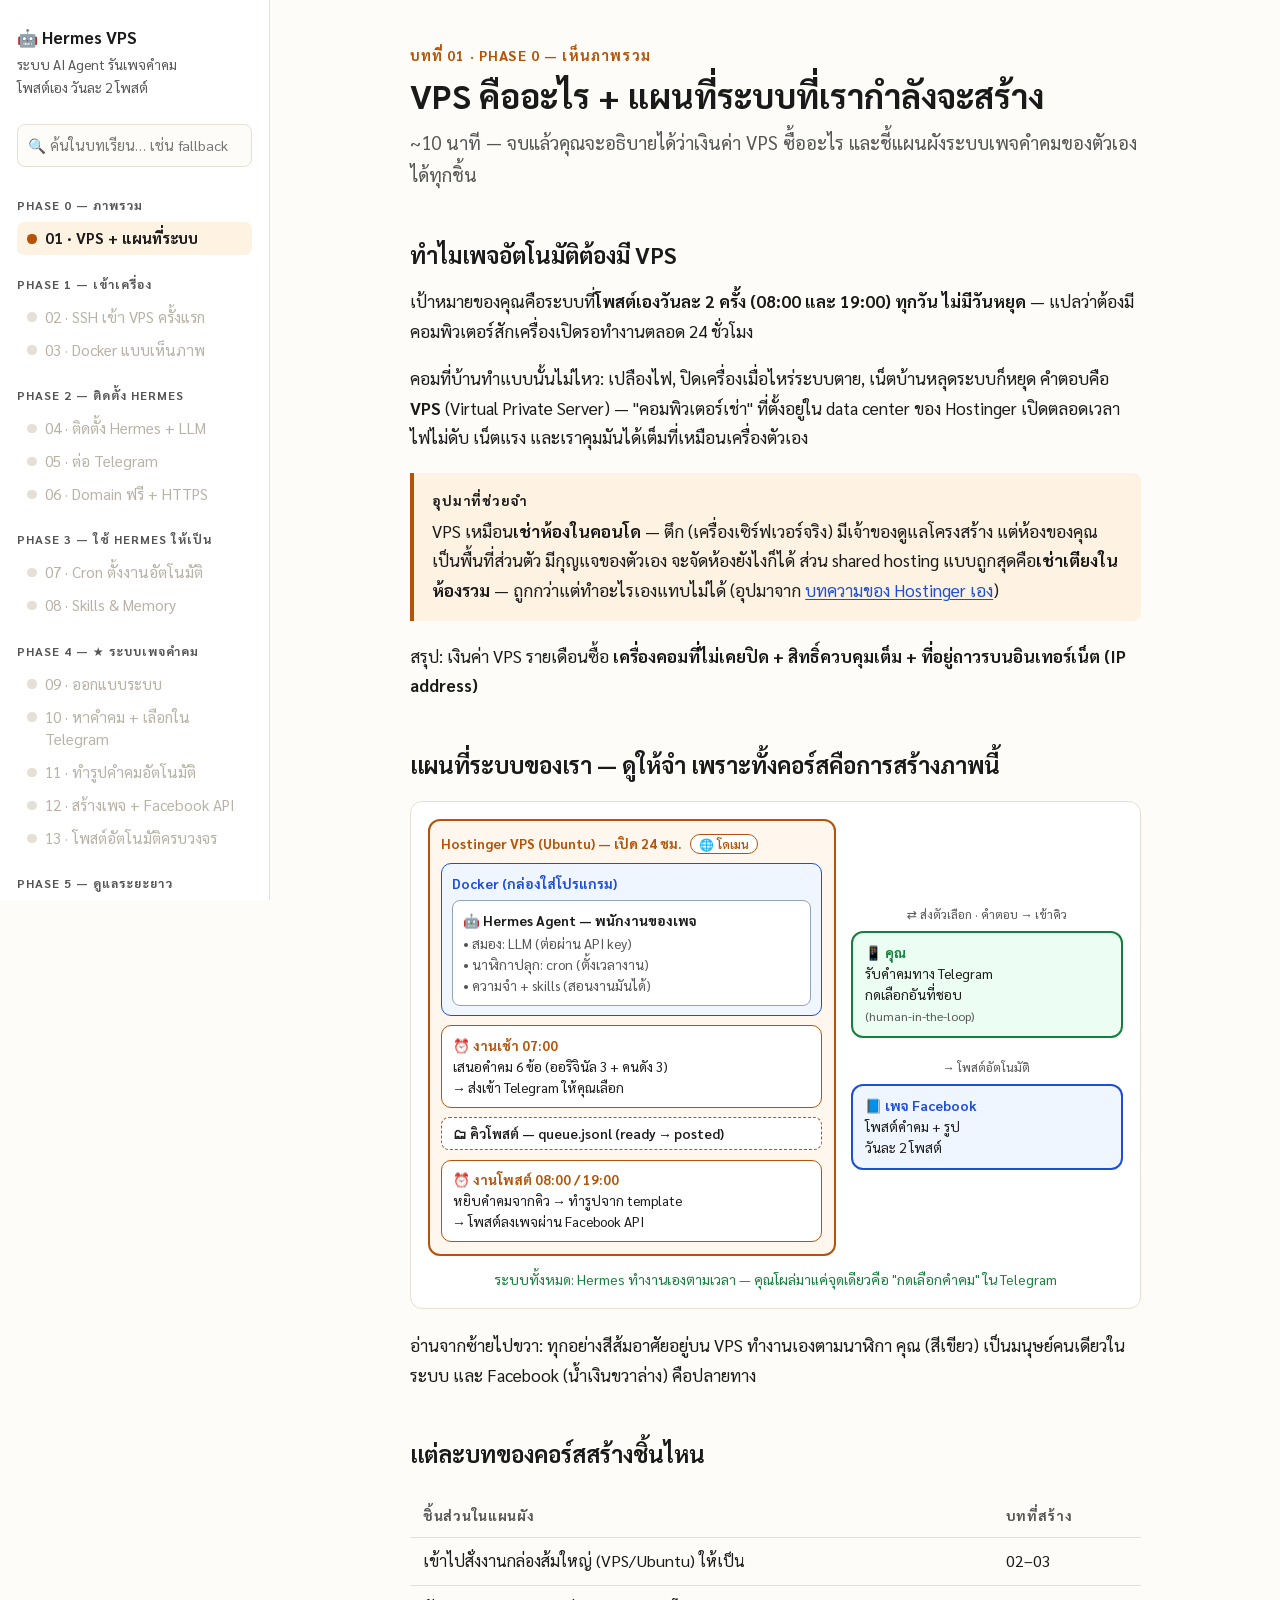
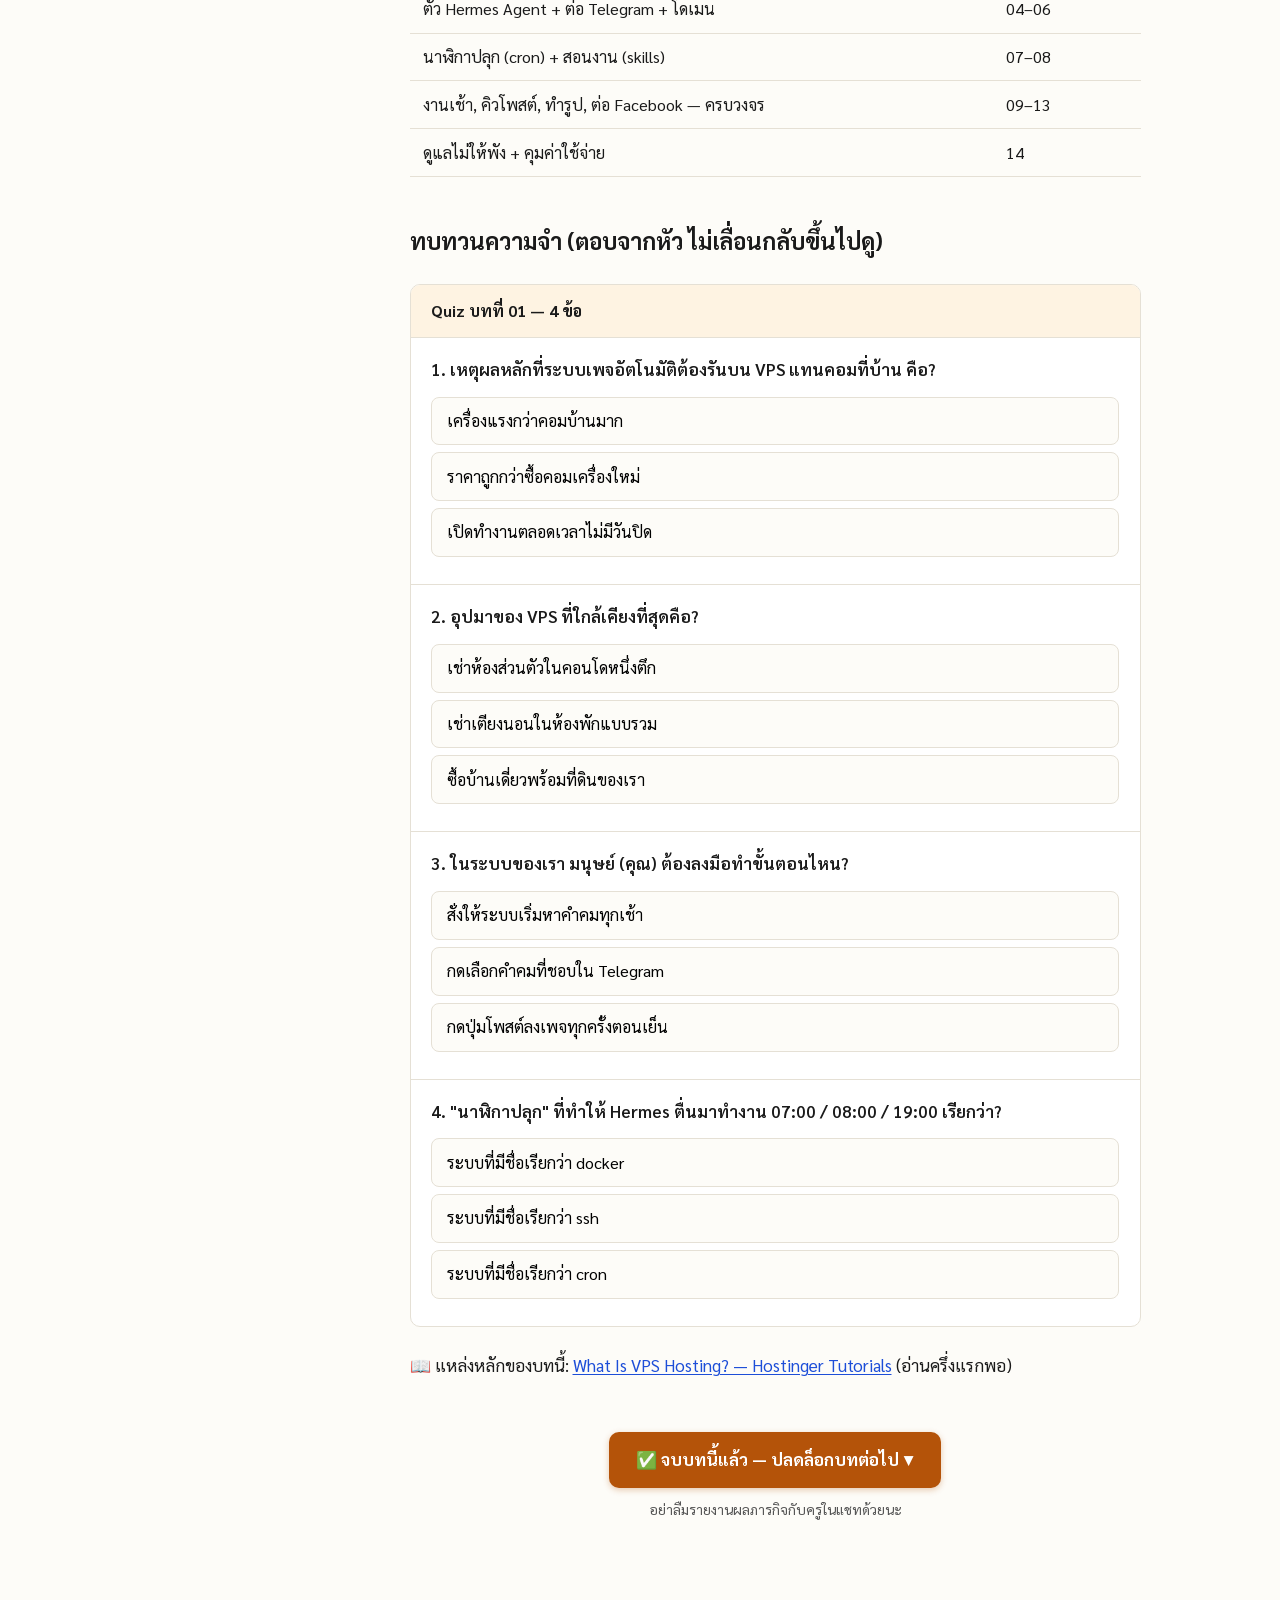
<file: hermes-vps/index.html>
<!DOCTYPE html>
<html lang="th">
<head>
<meta charset="utf-8">
<meta name="viewport" content="width=device-width, initial-scale=1">
<title>คอร์ส Hermes VPS — เพจคำคมอัตโนมัติ</title>
<link rel="stylesheet" href="assets/course.css">
<link rel="stylesheet" href="assets/onepage.css">
</head>
<body>
<div class="layout">

<!-- ═══════════ เมนู ═══════════ -->
<nav class="sidebar">
  <details open>
    <summary>สารบัญคอร์ส</summary>
    <div class="course-title">🤖 Hermes VPS</div>
    <div class="course-sub">ระบบ AI Agent รันเพจคำคม<br>โพสต์เอง วันละ 2 โพสต์</div>

    <input id="course-search" class="course-search" type="text" placeholder="🔍 ค้นในบทเรียน… เช่น fallback">
    <div id="course-search-results" class="cs-results"></div>

    <div class="nav-group">Phase 0 — ภาพรวม</div>
    <a href="#lesson-01"><span class="dot done"></span>01 · VPS + แผนที่ระบบ</a>

    <div class="nav-group">Phase 1 — เข้าเครื่อง</div>
    <a href="#lesson-02"><span class="dot done"></span>02 · SSH เข้า VPS ครั้งแรก</a>
    <a href="#lesson-03"><span class="dot current"></span>03 · Docker แบบเห็นภาพ</a>

    <div class="nav-group">Phase 2 — ติดตั้ง Hermes</div>
    <a href="#lesson-04"><span class="dot"></span>04 · ติดตั้ง Hermes + LLM</a>
    <a href="#lesson-05"><span class="dot"></span>05 · ต่อ Telegram</a>
    <a href="#lesson-06"><span class="dot"></span>06 · Domain ฟรี + HTTPS</a>

    <div class="nav-group">Phase 3 — ใช้ Hermes ให้เป็น</div>
    <a href="#lesson-07"><span class="dot"></span>07 · Cron ตั้งงานอัตโนมัติ</a>
    <a href="#lesson-08"><span class="dot"></span>08 · Skills &amp; Memory</a>

    <div class="nav-group">Phase 4 — ★ ระบบเพจคำคม</div>
    <a href="#lesson-09"><span class="dot"></span>09 · ออกแบบระบบ</a>
    <a href="#lesson-10"><span class="dot"></span>10 · หาคำคม + เลือกใน Telegram</a>
    <a href="#lesson-11"><span class="dot"></span>11 · ทำรูปคำคมอัตโนมัติ</a>
    <a href="#lesson-12"><span class="dot"></span>12 · สร้างเพจ + Facebook API</a>
    <a href="#lesson-13"><span class="dot"></span>13 · โพสต์อัตโนมัติครบวงจร</a>

    <div class="nav-group">Phase 5 — ดูแลระยะยาว</div>
    <a href="#lesson-14"><span class="dot"></span>14 · Backup &amp; คุมค่าใช้จ่าย</a>

    <div class="nav-group">🎁 บทแถม</div>
    <a href="#lesson-15"><span class="dot"></span>15 · วางแผนทั้งสัปดาห์</a>
    <a href="#lesson-16"><span class="dot"></span>16 · ติดตั้ง skill เสริม</a>
    <a href="#lesson-17"><span class="dot"></span>17 · คัดโมเดลฟรี &amp; ศาสตร์การจ่าย</a>

    <div class="nav-group">Reference</div>
    <a href="#glossary"><span class="dot done"></span>📚 Glossary ศัพท์</a>
    <a href="#commands"><span class="dot done"></span>⌨️ คำสั่ง Linux</a>
    <a href="#playbook"><span class="dot done"></span>🛠 เทคนิค &amp; Workflow</a>
  </details>
</nav>

<!-- ═══════════ เนื้อหา ═══════════ -->
<main class="content">
<div class="page">

<!-- ─────────── บทที่ 01 ─────────── -->
<section class="lesson" id="lesson-01">
  <p class="lesson-kicker">บทที่ 01 · Phase 0 — เห็นภาพรวม</p>
  <h1>VPS คืออะไร + แผนที่ระบบที่เรากำลังจะสร้าง</h1>
  <p class="lesson-lede">~10 นาที — จบแล้วคุณจะอธิบายได้ว่าเงินค่า VPS ซื้ออะไร และชี้แผนผังระบบเพจคำคมของตัวเองได้ทุกชิ้น</p>

  <h2>ทำไมเพจอัตโนมัติต้องมี VPS</h2>
  <p>เป้าหมายของคุณคือระบบที่<strong>โพสต์เองวันละ 2 ครั้ง (08:00 และ 19:00) ทุกวัน ไม่มีวันหยุด</strong> — แปลว่าต้องมีคอมพิวเตอร์สักเครื่องเปิดรอทำงานตลอด 24 ชั่วโมง</p>
  <p>คอมที่บ้านทำแบบนั้นไม่ไหว: เปลืองไฟ, ปิดเครื่องเมื่อไหร่ระบบตาย, เน็ตบ้านหลุดระบบก็หยุด คำตอบคือ <strong>VPS</strong> (Virtual Private Server) — "คอมพิวเตอร์เช่า" ที่ตั้งอยู่ใน data center ของ Hostinger เปิดตลอดเวลา ไฟไม่ดับ เน็ตแรง และเราคุมมันได้เต็มที่เหมือนเครื่องตัวเอง</p>

  <div class="callout">
    <span class="label">อุปมาที่ช่วยจำ</span>
    <p>VPS เหมือน<strong>เช่าห้องในคอนโด</strong> — ตึก (เครื่องเซิร์ฟเวอร์จริง) มีเจ้าของดูแลโครงสร้าง แต่ห้องของคุณเป็นพื้นที่ส่วนตัว มีกุญแจของตัวเอง จะจัดห้องยังไงก็ได้ ส่วน shared hosting แบบถูกสุดคือ<strong>เช่าเตียงในห้องรวม</strong> — ถูกกว่าแต่ทำอะไรเองแทบไม่ได้ (อุปมาจาก <a href="https://www.hostinger.com/tutorials/what-is-vps-hosting">บทความของ Hostinger เอง</a>)</p>
  </div>

  <p>สรุป: เงินค่า VPS รายเดือนซื้อ <strong>เครื่องคอมที่ไม่เคยปิด + สิทธิ์ควบคุมเต็ม + ที่อยู่ถาวรบนอินเทอร์เน็ต (IP address)</strong></p>

  <h2>แผนที่ระบบของเรา — ดูให้จำ เพราะทั้งคอร์สคือการสร้างภาพนี้</h2>

  <div class="minimap minimap-hero" data-active="all"></div>

  <p>อ่านจากซ้ายไปขวา: ทุกอย่างสีส้มอาศัยอยู่บน VPS ทำงานเองตามนาฬิกา คุณ (สีเขียว) เป็นมนุษย์คนเดียวในระบบ และ Facebook (น้ำเงินขวาล่าง) คือปลายทาง</p>

  <h2>แต่ละบทของคอร์สสร้างชิ้นไหน</h2>
  <table>
    <tr><th>ชิ้นส่วนในแผนผัง</th><th>บทที่สร้าง</th></tr>
    <tr><td>เข้าไปสั่งงานกล่องส้มใหญ่ (VPS/Ubuntu) ให้เป็น</td><td>02–03</td></tr>
    <tr><td>ตัว Hermes Agent + ต่อ Telegram + โดเมน</td><td>04–06</td></tr>
    <tr><td>นาฬิกาปลุก (cron) + สอนงาน (skills)</td><td>07–08</td></tr>
    <tr><td>งานเช้า, คิวโพสต์, ทำรูป, ต่อ Facebook — ครบวงจร</td><td>09–13</td></tr>
    <tr><td>ดูแลไม่ให้พัง + คุมค่าใช้จ่าย</td><td>14</td></tr>
  </table>

  <h2>ทบทวนความจำ (ตอบจากหัว ไม่เลื่อนกลับขึ้นไปดู)</h2>
  <div class="quiz" data-quiz>
    <div class="quiz-head">Quiz บทที่ 01 — 4 ข้อ</div>
    <div class="quiz-q" data-answer="2">
      <div class="q-text">1. เหตุผลหลักที่ระบบเพจอัตโนมัติต้องรันบน VPS แทนคอมที่บ้าน คือ?</div>
      <button class="quiz-opt">เครื่องแรงกว่าคอมบ้านมาก</button>
      <button class="quiz-opt">ราคาถูกกว่าซื้อคอมเครื่องใหม่</button>
      <button class="quiz-opt">เปิดทำงานตลอดเวลาไม่มีวันปิด</button>
      <div class="quiz-feedback"></div>
    </div>
    <div class="quiz-q" data-answer="0">
      <div class="q-text">2. อุปมาของ VPS ที่ใกล้เคียงที่สุดคือ?</div>
      <button class="quiz-opt">เช่าห้องส่วนตัวในคอนโดหนึ่งตึก</button>
      <button class="quiz-opt">เช่าเตียงนอนในห้องพักแบบรวม</button>
      <button class="quiz-opt">ซื้อบ้านเดี่ยวพร้อมที่ดินของเรา</button>
      <div class="quiz-feedback"></div>
    </div>
    <div class="quiz-q" data-answer="1">
      <div class="q-text">3. ในระบบของเรา มนุษย์ (คุณ) ต้องลงมือทำขั้นตอนไหน?</div>
      <button class="quiz-opt">สั่งให้ระบบเริ่มหาคำคมทุกเช้า</button>
      <button class="quiz-opt">กดเลือกคำคมที่ชอบใน Telegram</button>
      <button class="quiz-opt">กดปุ่มโพสต์ลงเพจทุกครั้งตอนเย็น</button>
      <div class="quiz-feedback"></div>
    </div>
    <div class="quiz-q" data-answer="2">
      <div class="q-text">4. "นาฬิกาปลุก" ที่ทำให้ Hermes ตื่นมาทำงาน 07:00 / 08:00 / 19:00 เรียกว่า?</div>
      <button class="quiz-opt">ระบบที่มีชื่อเรียกว่า docker</button>
      <button class="quiz-opt">ระบบที่มีชื่อเรียกว่า ssh</button>
      <button class="quiz-opt">ระบบที่มีชื่อเรียกว่า cron</button>
      <div class="quiz-feedback"></div>
    </div>
  </div>

  <p>📖 แหล่งหลักของบทนี้: <a href="https://www.hostinger.com/tutorials/what-is-vps-hosting">What Is VPS Hosting? — Hostinger Tutorials</a> (อ่านครึ่งแรกพอ)</p>
</section>

<!-- ─────────── บทที่ 02 ─────────── -->
<section class="lesson" id="lesson-02">
  <p class="lesson-kicker">บทที่ 02 · Phase 1 — เข้าเครื่องให้เป็น</p>
  <div class="minimap" data-active="vps" data-note="บทนี้: เปิดประตูเข้าเครื่อง VPS ด้วย SSH"></div>
  <h1>SSH เข้า VPS ของคุณครั้งแรก</h1>
  <p class="lesson-lede">บทนี้ลงมือกับเครื่องจริง — จบแล้วคุณจะเข้า VPS จาก PowerShell ได้เอง สำรวจเครื่องด้วยคำสั่งจริง และออกมาอย่างปลอดภัย (~20 นาที) · เปิด <a href="#commands">cheat sheet คำสั่ง</a> คู่ไปด้วย</p>

  <h2>SSH คืออะไร ใน 3 บรรทัด</h2>
  <p><strong>SSH (Secure Shell)</strong> คือวิธี "ยื่นมือเข้าไปพิมพ์คำสั่งบนเครื่องที่อยู่ไกล" ผ่านท่อเข้ารหัส — คุณพิมพ์บนคอมที่บ้าน แต่คำสั่งไปรันบน VPS ที่ data center สิ่งที่เห็นคือหน้าจอข้อความล้วน ไม่มีเมาส์ ไม่มีไอคอน นี่คือหน้าตาปกติของเซิร์ฟเวอร์ทั่วโลก</p>
  <p>ข่าวดี: Windows 11 ของคุณมีคำสั่ง <code>ssh</code> ติดมาแล้วใน PowerShell ไม่ต้องลงโปรแกรมอะไรเพิ่ม</p>

  <figure class="diagram">
    <svg viewBox="0 0 640 150" xmlns="http://www.w3.org/2000/svg" font-family="Sarabun, sans-serif">
      <rect x="15" y="40" width="180" height="70" rx="10" fill="#eff6ff" stroke="#1d4ed8" stroke-width="2"/>
      <text x="105" y="68" font-size="15" font-weight="bold" fill="#1d4ed8" text-anchor="middle">💻 PowerShell</text>
      <text x="105" y="92" font-size="13" fill="#555" text-anchor="middle">คอมของคุณที่บ้าน</text>
      <rect x="445" y="40" width="180" height="70" rx="10" fill="#fff7ed" stroke="#b45309" stroke-width="2"/>
      <text x="535" y="68" font-size="15" font-weight="bold" fill="#b45309" text-anchor="middle">🖥 VPS</text>
      <text x="535" y="92" font-size="13" fill="#555" text-anchor="middle">root@srv123456</text>
      <line x1="195" y1="60" x2="445" y2="60" stroke="#15803d" stroke-width="2"/>
      <line x1="195" y1="90" x2="445" y2="90" stroke="#15803d" stroke-width="2"/>
      <text x="320" y="35" font-size="13" fill="#15803d" text-anchor="middle">🔒 ท่อเข้ารหัส SSH (พอร์ต 22)</text>
      <text x="320" y="55" font-size="12" fill="#1a1a1a" text-anchor="middle">คำสั่งที่พิมพ์ →</text>
      <text x="320" y="107" font-size="12" fill="#1a1a1a" text-anchor="middle">← ผลลัพธ์กลับมา</text>
      <text x="320" y="135" font-size="12" fill="#555" text-anchor="middle">พิมพ์ที่บ้าน แต่คำสั่งไปรันบนเครื่องที่ data center</text>
    </svg>
    <figcaption>SSH คือการยื่นมือผ่านท่อเข้ารหัสไปพิมพ์บนเครื่องไกล</figcaption>
  </figure>

  <h2>ขั้นที่ 1 — หากุญแจ 3 ดอกใน hPanel</h2>
  <p>เข้า <a href="https://hpanel.hostinger.com">hpanel.hostinger.com</a> → เมนู <strong>VPS</strong> → เลือกเครื่องของคุณ → แท็บ <strong>Overview</strong> → ส่วน <strong>SSH access</strong> จะเจอ 3 อย่างนี้ (<a href="https://www.hostinger.com/support/5723772-how-to-connect-to-your-vps-via-ssh-at-hostinger/">คู่มือทางการ</a>):</p>
  <table>
    <tr><th>สิ่งที่ต้องมี</th><th>หน้าตา</th><th>คืออะไร</th></tr>
    <tr><td>IP address</td><td>เลข 4 ชุด เช่น <code>145.79.12.88</code></td><td>ที่อยู่เครื่องคุณบนอินเทอร์เน็ต</td></tr>
    <tr><td>Username</td><td><code>root</code></td><td>ผู้ใช้สิทธิ์สูงสุดของเครื่อง</td></tr>
    <tr><td>Password</td><td>ที่คุณตั้งตอนสร้าง VPS</td><td>hPanel ไม่โชว์ให้ดู — ถ้าลืม กดปุ่ม <strong>Change</strong> ใต้ Root password เพื่อตั้งใหม่ได้เลย</td></tr>
  </table>

  <h2>ขั้นที่ 2 — เข้าเครื่อง</h2>
  <ol class="steps">
    <li>เปิด <strong>PowerShell</strong> บน Windows (กด Start พิมพ์ powershell แล้ว Enter)</li>
    <li>พิมพ์ (แทน IP ด้วยเลขจริงของคุณ):
      <pre><code>ssh root@145.79.12.88</code></pre></li>
    <li>ครั้งแรกจะมีคำถามยาวๆ ลงท้าย <code>Are you sure you want to continue connecting?</code> — พิมพ์ <code>yes</code> แล้ว Enter (เครื่องเราขอจำ "ลายนิ้วมือ" ของ VPS ไว้ เพื่อเตือนถ้าวันหน้ามีคนปลอมตัวเป็นเครื่องนี้)</li>
    <li>ใส่รหัสผ่าน root — <strong>ตอนพิมพ์จะไม่มีอะไรขึ้นบนจอเลยแม้แต่ดอกจัน นี่คือเรื่องปกติ</strong> พิมพ์ให้จบแล้ว Enter</li>
    <li>ถ้าเห็นข้อความต้อนรับของ Ubuntu และบรรทัดล่างสุดกลายเป็น <code>root@srv...:~#</code> — <strong>ยินดีด้วย คุณอยู่ในเครื่อง VPS แล้ว</strong> 🎉</li>
  </ol>

  <div class="callout info">
    <span class="label">ทางหนีทีไล่</span>
    <p>ถ้า PowerShell ติดอะไรก็ตาม hPanel มีปุ่ม <strong>Terminal</strong> ในหน้า VPS Overview — เปิด SSH ผ่านเบราว์เซอร์ที่ login เป็น root ให้เสร็จสรรพ (<a href="https://www.hostinger.com/support/7978544-how-to-use-the-browser-terminal-in-hostinger/">คู่มือ</a>) ใช้แก้ขัดได้เสมอ แต่ฝึก PowerShell ให้ชินไว้ เพราะเป็นทักษะที่ใช้ได้กับเซิร์ฟเวอร์ทุกเจ้าในโลก</p>
  </div>

  <h2>ขั้นที่ 3 — ภารกิจสำรวจเครื่อง (ทำจริงทีละคำสั่ง)</h2>
  <p>รันทีละบรรทัด สังเกตผลก่อนไปบรรทัดถัดไป (ความหมายทุกคำสั่งอยู่ใน <a href="#commands">cheat sheet</a>):</p>
  <pre><code>whoami          # ควรตอบ: root
pwd             # ควรตอบ: /root  ← "บ้าน" ของเรา
ls -la          # ดูของในบ้าน (เครื่องใหม่จะโล่งๆ)
df -h           # ดิสก์เหลือเท่าไหร่ — ดูบรรทัดที่ลงท้ายด้วย /
free -h         # RAM เหลือเท่าไหร่ — จด 2 ค่านี้ไว้ตอบผมหน่อย
uptime          # เครื่องเปิดมานานแค่ไหน
mkdir quote-page-test   # สร้างโฟลเดอร์ทดลอง
ls              # เห็น quote-page-test ไหม?
rm -r quote-page-test   # ลบทิ้ง (ใช้เสร็จเก็บกวาด)
exit            # กลับบ้านอย่างปลอดภัย</code></pre>
  <p>พิมพ์ <code>exit</code> แล้วเห็น <code>Connection to ... closed.</code> = จบภารกิจสมบูรณ์</p>

  <div class="callout">
    <span class="label">กฎเหล็กตั้งแต่วันแรก</span>
    <p>คุณคือ <code>root</code> — สิทธิ์สูงสุด ลบทั้งเครื่องได้ในคำสั่งเดียวและ<strong>ไม่มีถังขยะกู้คืน</strong> กฎของคอร์ส: อย่ารันคำสั่งที่ก๊อปมาจากที่อื่นโดยไม่เข้าใจ ทุกคำสั่งในคอร์สนี้จะมีคำอธิบายเสมอ สงสัยเมื่อไหร่ให้ถามครูก่อนรัน</p>
  </div>

  <h2>ทบทวนความจำ</h2>
  <div class="quiz" data-quiz>
    <div class="quiz-head">Quiz บทที่ 02 — 4 ข้อ</div>
    <div class="quiz-q" data-answer="0">
      <div class="q-text">1. ตอนพิมพ์รหัสผ่านใน SSH แล้วหน้าจอไม่ขึ้นอะไรเลย แปลว่า?</div>
      <button class="quiz-opt">ปกติดี ระบบซ่อนรหัสไว้ พิมพ์ต่อได้เลย</button>
      <button class="quiz-opt">คีย์บอร์ดค้าง ต้องปิดแล้วเปิดใหม่ก่อน</button>
      <button class="quiz-opt">เน็ตหลุดแล้ว ต้องต่อใหม่อีกรอบหนึ่ง</button>
      <div class="quiz-feedback"></div>
    </div>
    <div class="quiz-q" data-answer="2">
      <div class="q-text">2. คำสั่งที่ใช้ดูว่า RAM เหลือเท่าไหร่ คือ?</div>
      <button class="quiz-opt">คำสั่งที่พิมพ์ว่า df -h</button>
      <button class="quiz-opt">คำสั่งที่พิมพ์ว่า uptime</button>
      <button class="quiz-opt">คำสั่งที่พิมพ์ว่า free -h</button>
      <div class="quiz-feedback"></div>
    </div>
    <div class="quiz-q" data-answer="1">
      <div class="q-text">3. ทำไมต้องระวังเป็นพิเศษเมื่อ login เป็น root?</div>
      <button class="quiz-opt">เพราะ root ใช้เน็ตแรงกว่าผู้ใช้ปกติ</button>
      <button class="quiz-opt">เพราะสิทธิ์สูงสุด ลบอะไรก็หายถาวร</button>
      <button class="quiz-opt">เพราะ root มีค่าใช้จ่ายแพงกว่าปกติ</button>
      <div class="quiz-feedback"></div>
    </div>
    <div class="quiz-q" data-answer="0">
      <div class="q-text">4. ออกจากเครื่อง VPS กลับมาเครื่องเราด้วยคำสั่ง?</div>
      <button class="quiz-opt">คำสั่งที่พิมพ์ว่า exit</button>
      <button class="quiz-opt">คำสั่งที่พิมพ์ว่า clear</button>
      <button class="quiz-opt">คำสั่งที่พิมพ์ว่า stop</button>
      <div class="quiz-feedback"></div>
    </div>
  </div>

  <p>📖 แหล่งหลักของบทนี้: <a href="https://www.hostinger.com/support/5723772-how-to-connect-to-your-vps-via-ssh-at-hostinger/">How to connect to your VPS via SSH — Hostinger Support</a></p>

  <div class="callout good">
    <span class="label">จบบทที่ 02</span>
    <p>เมื่อสำรวจเครื่องครบทุกคำสั่งแล้ว บอกครูในแชทว่า <strong>"จบบท 2"</strong> พร้อมแปะค่า RAM (จาก <code>free -h</code>) กับดิสก์ (จาก <code>df -h</code>) มาด้วย — จะได้เช็คว่าเครื่องพอสำหรับ Hermes ก่อนเปิดบทที่ 03: Docker · ติดตรงไหนก๊อป error มาถามได้ทันที</p>
  </div>
</section>

<!-- ─────────── บทที่ 03 ─────────── -->
<section class="lesson" id="lesson-03">
  <p class="lesson-kicker">บทที่ 03 · Phase 1 — เข้าเครื่องให้เป็น</p>
  <div class="minimap" data-active="docker" data-note="บทนี้: รู้จักกล่อง Docker ที่ทุกชิ้นอาศัยอยู่"></div>
  <h1>Docker แบบเห็นภาพ</h1>
  <p class="lesson-lede">~20 นาที — จบแล้วคุณจะอธิบายได้ว่า image / container / volume ต่างกันยังไง เช็คได้ว่าเครื่องคุณมี Docker หรือยัง และรัน container แรกในชีวิตด้วยมือตัวเอง</p>

  <h2>วอร์มอัพ 30 วินาที (นึกจากบทก่อนๆ)</h2>
  <div class="quiz" data-quiz>
    <div class="quiz-head">ทวนความจำ</div>
    <div class="quiz-q" data-answer="1">
      <div class="q-text">คำสั่งดูพื้นที่ดิสก์ที่คุณเพิ่งใช้ไปเมื่อกี้ คือ?</div>
      <button class="quiz-opt">คำสั่งที่พิมพ์ว่า free -h</button>
      <button class="quiz-opt">คำสั่งที่พิมพ์ว่า df -h</button>
      <button class="quiz-opt">คำสั่งที่พิมพ์ว่า uptime</button>
      <div class="quiz-feedback"></div>
    </div>
    <div class="quiz-q" data-answer="0">
      <div class="q-text">เหตุผลหลักที่ระบบเพจของเราต้องอยู่บน VPS ไม่ใช่คอมบ้าน?</div>
      <button class="quiz-opt">มันเปิดทำงานตลอดเวลาไม่มีปิด</button>
      <button class="quiz-opt">มันมีจอภาพใหญ่กว่าคอมบ้านเรา</button>
      <button class="quiz-opt">มันติดตั้งวินโดวส์ได้หลายรุ่นกว่า</button>
      <div class="quiz-feedback"></div>
    </div>
  </div>

  <h2>Docker แก้ปัญหาอะไร</h2>
  <p>ปกติการติดตั้งโปรแกรมบนเซิร์ฟเวอร์คือฝันร้าย: โปรแกรม A ต้องการเครื่องมือเวอร์ชันหนึ่ง โปรแกรม B ต้องการอีกเวอร์ชัน ลงๆ ถอนๆ ไปสักพักเครื่องรกจนพังทั้งระบบ</p>
  <p><strong>Docker</strong> แก้ด้วยการห่อแต่ละโปรแกรม<em>พร้อมทุกอย่างที่มันต้องใช้</em>ไว้ใน "กล่อง" ที่แยกขาดจากกัน — กล่องหนึ่งพังก็ทิ้งแล้วสร้างใหม่ได้ใน 1 คำสั่ง โดยเครื่องหลักไม่สะเทือน Hermes ของเราจะอาศัยอยู่ในกล่องแบบนี้</p>

  <h2>ศัพท์ 3 คำที่ต้องแม่น</h2>
  <table>
    <tr><th>คำ</th><th>คืออะไร</th><th>อุปมา</th></tr>
    <tr><td><strong>Image</strong></td><td>แม่แบบของโปรแกรม — ไฟล์สำเร็จที่นักพัฒนาแพ็คมาให้ ดาวน์โหลดจากคลังกลางชื่อ <a href="https://hub.docker.com">Docker Hub</a></td><td>สูตรอาหาร + วัตถุดิบครบชุด</td></tr>
    <tr><td><strong>Container</strong></td><td>กล่องที่กำลัง<em>รันจริง</em> สร้างขึ้นจาก image — image เดียวสร้างได้หลาย container</td><td>จานอาหารที่ปรุงเสิร์ฟแล้ว</td></tr>
    <tr><td><strong>Volume</strong></td><td>ลิ้นชักเก็บข้อมูลถาวรที่อยู่<em>นอก</em> container — ลบ/อัปเดต container แล้วข้อมูลไม่หาย</td><td>ตู้เย็นข้างเตา — ล้างจานทิ้งแต่ของในตู้ยังอยู่</td></tr>
  </table>

  <figure class="diagram">
    <svg viewBox="0 0 640 190" xmlns="http://www.w3.org/2000/svg" font-family="Sarabun, sans-serif">
      <rect x="20" y="30" width="170" height="65" rx="10" fill="#eff6ff" stroke="#1d4ed8" stroke-width="2"/>
      <text x="105" y="57" font-size="15" font-weight="bold" fill="#1d4ed8" text-anchor="middle">📄 Image</text>
      <text x="105" y="80" font-size="12" fill="#555" text-anchor="middle">แม่แบบ (สูตรอาหาร)</text>
      <defs><marker id="dk" viewBox="0 0 10 10" refX="9" refY="5" markerWidth="7" markerHeight="7" orient="auto"><path d="M0 0L10 5L0 10z" fill="#555"/></marker></defs>
      <line x1="190" y1="62" x2="265" y2="62" stroke="#555" stroke-width="2" marker-end="url(#dk)"/>
      <text x="228" y="50" font-size="12" fill="#555" text-anchor="middle">docker run</text>
      <rect x="270" y="30" width="180" height="65" rx="10" fill="#fff7ed" stroke="#b45309" stroke-width="2"/>
      <text x="360" y="57" font-size="15" font-weight="bold" fill="#b45309" text-anchor="middle">📦 Container</text>
      <text x="360" y="80" font-size="12" fill="#555" text-anchor="middle">กล่องที่รันจริง (จานที่เสิร์ฟ)</text>
      <rect x="270" y="125" width="180" height="55" rx="10" fill="#ecfdf3" stroke="#15803d" stroke-width="2"/>
      <text x="360" y="148" font-size="14" font-weight="bold" fill="#15803d" text-anchor="middle">🗄 Volume</text>
      <text x="360" y="168" font-size="12" fill="#555" text-anchor="middle">/opt/data — ข้อมูลถาวร</text>
      <line x1="360" y1="95" x2="360" y2="125" stroke="#15803d" stroke-width="2" marker-end="url(#dk)"/>
      <text x="470" y="115" font-size="12" fill="#15803d">อ่าน/เขียน</text>
      <text x="470" y="150" font-size="12" fill="#1a1a1a">ลบ container ทิ้ง</text>
      <text x="470" y="168" font-size="12" fill="#1a1a1a">→ ของใน volume ยังอยู่ ✓</text>
      <text x="105" y="130" font-size="12" fill="#555" text-anchor="middle">image เดียว</text>
      <text x="105" y="148" font-size="12" fill="#555" text-anchor="middle">สร้างได้หลาย container</text>
    </svg>
    <figcaption>สามคำที่ต้องแม่น: แม่แบบ → กล่องที่รัน → ลิ้นชักถาวร (ความจำของ Hermes อยู่ใน volume)</figcaption>
  </figure>
  <div class="callout">
    <span class="label">ทำไม volume สำคัญกับเรา</span>
    <p>ความจำของ Hermes, skills ที่เราสอนมัน, คิวโพสต์คำคม — ทั้งหมดต้องอยู่ใน volume ตอนอัปเดต Hermes เวอร์ชันใหม่ (ลบ container เก่า สร้างใหม่จาก image ใหม่) ข้อมูลพวกนี้จะได้รอดทุกครั้ง นี่คือคำตอบของคำถามในบท 01 ว่า "ทำไมข้อมูลไม่หายตอน update"</p>
  </div>

  <h2>Docker Manager ของ Hostinger คืออะไร</h2>
  <p>คือหน้าเว็บใน hPanel ที่คุยกับ Docker แทนเรา — กดปุ่มแทนพิมพ์คำสั่ง และมี <strong>Catalog</strong> รวมแอปสำเร็จรูปให้กดติดตั้งทีเดียวจบ ซึ่ง <strong>Hermes Agent อยู่ใน catalog นี้</strong> (นี่คือวิธีที่เราจะติดตั้งในบทที่ 04) เงื่อนไขเดียว: เครื่องต้องมี Docker ลงไว้ก่อน (<a href="https://www.hostinger.com/support/12040815-how-to-deploy-your-first-container-with-hostinger-docker-manager/">คู่มือทางการ</a>)</p>

  <h2>ภารกิจ — เช็คเครื่องคุณ แล้วรัน container แรก</h2>
  <p>SSH เข้าเครื่อง (ทำเองได้แล้วนี่ครับ 😉) แล้วพิมพ์:</p>
  <pre><code>docker --version</code></pre>
  <p>ผลที่ได้จะพาไปทางใดทางหนึ่ง:</p>

  <h3>ทาง A — ขึ้นเวอร์ชัน เช่น <code>Docker version 27.x.x</code> → เครื่องพร้อมแล้ว ไปต่อเลย</h3>
  <ol class="steps">
    <li>ดูว่ามีกล่องไหนรันอยู่บ้าง (เครื่องใหม่มักว่างเปล่า เห็นแค่หัวตาราง):
      <pre><code>docker ps</code></pre></li>
    <li>รัน container แรกในชีวิต — Docker จะหา image ชื่อ hello-world ในเครื่อง ไม่เจอ → ดาวน์โหลดจาก Docker Hub → สร้าง container → รัน:
      <pre><code>docker run hello-world</code></pre>
      เห็นข้อความ <code>Hello from Docker!</code> = สำเร็จ 🎉</li>
    <li>ดูหลักฐานว่าเมื่อกี้เกิดอะไรขึ้น:
      <pre><code>docker images   # เห็น image ชื่อ hello-world (แม่แบบที่โหลดมา)
docker ps -a    # เห็น container ที่รันจบแล้ว (สถานะ Exited)</code></pre>
      สังเกต: image ยังอยู่ แต่ container ทำงานเสร็จแล้ว "ดับ" ไป — คนละสิ่งกันชัดๆ</li>
  </ol>

  <h3>ทาง B — ขึ้น <code>docker: command not found</code> → ต้องลง Docker ก่อน</h3>
  <p>เครื่องคุณยังไม่มี Docker วิธีที่ง่ายและสะอาดที่สุดตอนนี้ (เครื่องยังว่าง ไม่มีอะไรให้เสีย) คือเปลี่ยน OS เป็น template ที่มี Docker มาให้ (<a href="https://www.hostinger.com/tutorials/how-to-install-docker-on-ubuntu">คู่มือทางการ</a>):</p>
  <ol class="steps">
    <li>hPanel → VPS → <strong>OS &amp; Panel → Operating System</strong></li>
    <li>เลือกแท็บ <strong>Application</strong> → เลือก <strong>Docker</strong> (บน Ubuntu 24.04) → กด <strong>Change OS</strong> รอ ~10 นาที</li>
    <li>⚠️ <strong>การเปลี่ยน OS ล้างทุกอย่างในเครื่อง</strong> — ของคุณยังว่างอยู่เลยไม่เสียอะไร และระบบจะให้ตั้งรหัส root ใหม่ (จดไว้ด้วย)</li>
    <li>SSH เข้าใหม่ — คราวนี้ PowerShell อาจโวยวายเป็นตัวแดงว่า <code>REMOTE HOST IDENTIFICATION HAS CHANGED</code> อย่าตกใจ: เครื่องถูกล้างใหม่ "ลายนิ้วมือ" เลยเปลี่ยน (จำจากบท 02 ได้ไหม) แก้ด้วยการลบลายนิ้วมือเก่าบนคอมเรา:
      <pre><code>ssh-keygen -R 145.79.12.88   # แทนด้วย IP จริงของคุณ</code></pre>
      แล้ว <code>ssh root@IP</code> ใหม่ ตอบ yes อีกรอบเหมือนครั้งแรก</li>
    <li>กลับไปทำ<strong>ทาง A</strong> ให้จบ</li>
  </ol>

  <h2>ทบทวนความจำ</h2>
  <div class="quiz" data-quiz>
    <div class="quiz-head">Quiz บทที่ 03 — 4 ข้อ</div>
    <div class="quiz-q" data-answer="1">
      <div class="q-text">1. image กับ container ต่างกันยังไง?</div>
      <button class="quiz-opt">image คือกล่องที่รัน ส่วน container คือแม่แบบ</button>
      <button class="quiz-opt">image คือแม่แบบ ส่วน container คือกล่องที่รัน</button>
      <button class="quiz-opt">สองอย่างนี้คือสิ่งเดียวกันแค่เรียกต่างกัน</button>
      <div class="quiz-feedback"></div>
    </div>
    <div class="quiz-q" data-answer="2">
      <div class="q-text">2. ความจำและ skills ของ Hermes ต้องเก็บใน volume เพราะ?</div>
      <button class="quiz-opt">volume ทำให้เครื่องเราประมวลผลเร็วขึ้น</button>
      <button class="quiz-opt">volume ช่วยประหยัดพื้นที่ดิสก์ของเครื่อง</button>
      <button class="quiz-opt">ข้อมูลจะรอดเมื่อลบหรืออัปเดต container</button>
      <div class="quiz-feedback"></div>
    </div>
    <div class="quiz-q" data-answer="0">
      <div class="q-text">3. คำสั่งดูว่ามี container ไหนกำลังรันอยู่ คือ?</div>
      <button class="quiz-opt">คำสั่งที่พิมพ์ว่า docker ps</button>
      <button class="quiz-opt">คำสั่งที่พิมพ์ว่า docker images</button>
      <button class="quiz-opt">คำสั่งที่พิมพ์ว่า docker --version</button>
      <div class="quiz-feedback"></div>
    </div>
    <div class="quiz-q" data-answer="2">
      <div class="q-text">4. ตอนรัน docker run hello-world ครั้งแรก Docker ไปเอา image มาจากไหน?</div>
      <button class="quiz-opt">สร้างขึ้นเองสดๆ ในเครื่องของเรา</button>
      <button class="quiz-opt">ก๊อปมาจากเว็บไซต์ของทาง Hostinger</button>
      <button class="quiz-opt">ดาวน์โหลดจากคลังกลางชื่อ Docker Hub</button>
      <div class="quiz-feedback"></div>
    </div>
  </div>

  <p>📖 แหล่งหลักของบทนี้: <a href="https://docs.docker.com/get-started/docker-overview/">Docker overview — Docker Docs</a> (แนวคิดจากต้นทาง) และ <a href="https://www.hostinger.com/tutorials/how-to-install-docker-on-ubuntu">How to install Docker on Ubuntu — Hostinger</a></p>

  <div class="callout good">
    <span class="label">จบบทที่ 03</span>
    <p>บอกครูว่า <strong>"จบบท 3"</strong> พร้อมบอกว่าคุณเจอ<strong>ทาง A หรือ ทาง B</strong> และแปะผล <code>docker --version</code> มาด้วย — บทต่อไปคือของจริง: <strong>ติดตั้ง Hermes Agent</strong> 🤖</p>
  </div>
</section>

<!-- ─────────── บทที่ 04 ─────────── -->
<section class="lesson" id="lesson-04">
  <p class="lesson-kicker">บทที่ 04 · Phase 2 — ติดตั้ง Hermes</p>
  <div class="minimap" data-active="hermes,llm" data-note="บทนี้: ติดตั้งพนักงาน Hermes + ต่อสมอง LLM"></div>
  <h1>ติดตั้ง Hermes Agent + ต่อสมอง (LLM)</h1>
  <p class="lesson-lede">~30 นาที — จบแล้ว "พนักงาน" ของเพจคุณจะมีตัวตนจริงบน VPS และคุยกับคุณได้เป็นครั้งแรก</p>

  <div class="callout info">
    <span class="label">ก่อนเริ่ม ต้องผ่านบท 03 ทาง A แล้ว</span>
    <p>คือ <code>docker --version</code> ขึ้นเวอร์ชันปกติ — เพราะ Docker Manager ที่ใช้ในบทนี้ทำงานบนเครื่องที่มี Docker เท่านั้น</p>
  </div>

  <h2>วอร์มอัพ (นึกจากบท 03)</h2>
  <div class="quiz" data-quiz>
    <div class="quiz-head">ทวนความจำ</div>
    <div class="quiz-q" data-answer="0">
      <div class="q-text">ตอนอัปเดต Hermes เวอร์ชันใหม่ ความจำของมันไม่หาย เพราะเก็บอยู่ใน?</div>
      <button class="quiz-opt">ที่เก็บถาวรซึ่งเรียกว่า volume</button>
      <button class="quiz-opt">ที่เก็บถาวรซึ่งเรียกว่า image</button>
      <button class="quiz-opt">ที่เก็บถาวรซึ่งเรียกว่า prompt</button>
      <div class="quiz-feedback"></div>
    </div>
  </div>

  <h2>ขั้นที่ 1 — เตรียม "สมอง" ก่อน (LLM API key)</h2>
  <p>ตัว Hermes Agent เป็นแค่ร่างกาย — มันต้องต่อกับ LLM ถึงจะคิดได้ ตอนติดตั้งระบบจะถามหา provider ดังนั้นเตรียมคำตอบไว้ก่อน:</p>
  <table>
    <tr><th>ทางเลือก</th><th>เหมาะกับใคร</th><th>ต้องทำอะไร</th></tr>
    <tr><td><strong>nexos.ai gateway</strong></td><td>คนที่แพ็กเกจ VPS แถมเครดิต nexos.ai มา (เช็คใน hPanel)</td><td>ไม่ต้องทำอะไร — ตัวติดตั้งกรอก key ให้อัตโนมัติ</td></tr>
    <tr><td><strong>OpenRouter</strong> (แนะนำถ้าไม่มีเครดิตแถม)</td><td>อยากจ่ายที่เดียวแต่สลับใช้ได้หลายโมเดล</td><td>สมัครที่ <a href="https://openrouter.ai">openrouter.ai</a> → เติมเงิน ~$5 → สร้าง API key → ก๊อปเก็บไว้</td></tr>
    <tr><td><strong>Anthropic / OpenAI ตรงๆ</strong></td><td>มีบัญชีของค่ายนั้นอยู่แล้ว</td><td>สร้าง API key จากหน้า console ของค่าย</td></tr>
  </table>
  <div class="callout">
    <span class="label">API key = บัตรเครดิตย่อมๆ</span>
    <p>ใครได้ key ไปก็เผาเงินคุณได้ — <strong>ห้ามแชร์ ห้ามโพสต์ ห้ามแปะในแชทสาธารณะ</strong> (ส่งให้ผมดูก็ไม่ต้องนะครับ ถ้าติดปัญหาแค่บอกอาการพอ) และตั้งเพดานการใช้จ่าย (spending limit) ในเว็บ provider ไว้เสมอ เดี๋ยวบทที่ 14 จะสอนคุมค่าใช้จ่ายละเอียดอีกที</p>
  </div>

  <h2>ขั้นที่ 2 — ติดตั้งจาก Catalog (ตาม<a href="https://www.hostinger.com/support/how-to-get-started-with-hermes-agent-on-hostinger-vps/">คู่มือทางการ</a>)</h2>
  <ol class="steps">
    <li>hPanel → VPS → <strong>Docker Manager</strong> → <strong>Catalog</strong> (หรือปุ่ม Compose → One click deploy)</li>
    <li>ค้นหา <strong>Hermes Agent</strong> → กด <strong>Select</strong></li>
    <li>ระบบให้ตั้ง <strong>admin username + password</strong> — ตั้งใหม่ อย่าซ้ำรหัส root แล้วจดเก็บ</li>
    <li>กด Deploy แล้วรอ — Hostinger จะสร้าง container ของ Hermes พร้อมบริการที่ต้องใช้ (เช่น Traefik ตัวจัดการทางเข้าเว็บ) ให้เองทั้งหมด</li>
    <li>เสร็จแล้วเปิด Hermes Project จากหน้า VPS → กดปุ่ม <strong>Open</strong> → ได้หน้า CLI ของ Hermes</li>
  </ol>

  <h2>ขั้นที่ 3 — Setup ครั้งแรก</h2>
  <ol class="steps">
    <li>เลือกโหมด <strong>Full setup</strong> (ไม่เอา Quick — เราอยากเห็นทุกตัวเลือกเพื่อเข้าใจระบบ)</li>
    <li>เลือก LLM provider ตามที่เตรียมไว้ในขั้นที่ 1 แล้ววาง API key</li>
    <li>เจอหัวข้อช่องทางสื่อสาร (Telegram/WhatsApp) — <strong>ข้ามไปก่อน</strong> เดี๋ยวบทที่ 05 ทำแบบละเอียด</li>
    <li>เครื่องมือเสริมอื่นๆ (เช่น Web Search) — เปิดได้ถ้ามีเครดิต ไม่มีก็ข้าม เพิ่มทีหลังได้</li>
  </ol>

  <h2>ขั้นที่ 4 — ทดสอบคุยครั้งแรก 🎉</h2>
  <p>พิมพ์ทักมันใน CLI เลย เช่น:</p>
  <pre><code>สวัสดี แนะนำตัวหน่อยว่าเธอทำอะไรได้บ้าง</code></pre>
  <p>ถ้ามันตอบกลับมา = สมองต่อติดแล้ว ลองอีกสักคำถามให้เห็นของจริง:</p>
  <pre><code>เช็คหน่อยว่าตอนนี้เครื่องที่เธอรันอยู่เหลือพื้นที่ดิสก์เท่าไหร่</code></pre>
  <p>มันจะรัน <code>df -h</code> ให้เอง — คำสั่งเดียวกับที่คุณพิมพ์มือในบท 02 นั่นแหละ นี่คือความหมายของคำว่า <strong>agent</strong>: ไม่ได้แค่ตอบ แต่ลงมือทำ</p>

  <h2>ทบทวนความจำ</h2>
  <div class="quiz" data-quiz>
    <div class="quiz-head">Quiz บทที่ 04 — 3 ข้อ</div>
    <div class="quiz-q" data-answer="1">
      <div class="q-text">1. ทำไม Hermes ต้องมี API key ของ LLM provider?</div>
      <button class="quiz-opt">เอาไว้ยืนยันตัวตนกับทาง Hostinger</button>
      <button class="quiz-opt">ตัว agent ต้องเช่า "สมอง" จากภายนอก</button>
      <button class="quiz-opt">เอาไว้ปลดล็อกฟีเจอร์เสริมของ Docker</button>
      <div class="quiz-feedback"></div>
    </div>
    <div class="quiz-q" data-answer="2">
      <div class="q-text">2. ข้อไหนคือวิธีปฏิบัติต่อ API key ที่ถูกต้อง?</div>
      <button class="quiz-opt">แปะไว้ในโพสต์เพจเผื่อว่าตัวเองลืม</button>
      <button class="quiz-opt">ส่งให้เพื่อนช่วยเก็บไว้อีกคนกันหาย</button>
      <button class="quiz-opt">เก็บเป็นความลับและตั้งเพดานใช้จ่าย</button>
      <div class="quiz-feedback"></div>
    </div>
    <div class="quiz-q" data-answer="0">
      <div class="q-text">3. สิ่งที่ทำให้ Hermes เป็น "agent" ไม่ใช่แค่แชทบอทตอบคำถาม คือ?</div>
      <button class="quiz-opt">มันลงมือรันคำสั่งทำงานจริงได้เอง</button>
      <button class="quiz-opt">มันตอบข้อความได้เร็วกว่าแชทบอท</button>
      <button class="quiz-opt">มันเก็บบทสนทนาไว้ได้นานกว่าปกติ</button>
      <div class="quiz-feedback"></div>
    </div>
  </div>

  <p>📖 แหล่งหลักของบทนี้: <a href="https://www.hostinger.com/support/how-to-get-started-with-hermes-agent-on-hostinger-vps/">How to get started with Hermes Agent on Hostinger VPS — Hostinger Support</a></p>

  <div class="callout good">
    <span class="label">จบบทที่ 04</span>
    <p>บอกครูว่า <strong>"จบบท 4"</strong> + เลือก LLM provider ตัวไหน + Hermes ตอบอะไรตอนให้มันเช็คดิสก์ — แล้วไปต่อบท 05: พามันเข้า Telegram ในมือถือคุณ</p>
  </div>
</section>

<!-- ─────────── บทที่ 05 ─────────── -->
<section class="lesson" id="lesson-05">
  <p class="lesson-kicker">บทที่ 05 · Phase 2 — ติดตั้ง Hermes</p>
  <div class="minimap" data-active="you,hermes" data-note="บทนี้: ต่อสาย Telegram ระหว่างคุณกับ Hermes"></div>
  <h1>ต่อ Telegram — สั่งงาน Hermes จากมือถือ</h1>
  <p class="lesson-lede">~20 นาที — จบแล้วคุณจะสั่งงาน "พนักงาน" ได้จากทุกที่ผ่านแอปแชทในกระเป๋า และนี่คือช่องทางที่ระบบจะส่งคำคมมาให้คุณเลือกทุกเช้า</p>

  <h2>ภาพรวม: บอทคือ "เบอร์โทร" ของ Hermes</h2>
  <p>Telegram ให้เราสร้าง <strong>บอท</strong> ส่วนตัวได้ฟรี — บอทเป็นเหมือนเบอร์โทรที่ Hermes ใช้รับสาย ใครทักบอทนี้ ข้อความจะวิ่งไปหา Hermes บน VPS แล้วมันตอบกลับมา และเราจะล็อกไว้ว่า<strong>รับสายจากคุณคนเดียวเท่านั้น</strong></p>

  <figure class="diagram">
    <svg viewBox="0 0 640 165" xmlns="http://www.w3.org/2000/svg" font-family="Sarabun, sans-serif">
      <defs><marker id="tg" viewBox="0 0 10 10" refX="9" refY="5" markerWidth="7" markerHeight="7" orient="auto"><path d="M0 0L10 5L0 10z" fill="#555"/></marker></defs>
      <rect x="15" y="35" width="120" height="60" rx="10" fill="#ecfdf3" stroke="#15803d" stroke-width="2"/>
      <text x="75" y="60" font-size="14" font-weight="bold" fill="#15803d" text-anchor="middle">📱 มือถือคุณ</text>
      <text x="75" y="82" font-size="11" fill="#555" text-anchor="middle">แอป Telegram</text>
      <rect x="185" y="35" width="120" height="60" rx="10" fill="#eff6ff" stroke="#1d4ed8" stroke-width="2"/>
      <text x="245" y="60" font-size="14" font-weight="bold" fill="#1d4ed8" text-anchor="middle">☁️ บอท</text>
      <text x="245" y="82" font-size="11" fill="#555" text-anchor="middle">เบอร์โทรของ Hermes</text>
      <rect x="355" y="35" width="120" height="60" rx="10" fill="#fff7ed" stroke="#b45309" stroke-width="2"/>
      <text x="415" y="60" font-size="14" font-weight="bold" fill="#b45309" text-anchor="middle">🤖 Gateway</text>
      <text x="415" y="82" font-size="11" fill="#555" text-anchor="middle">Hermes บน VPS</text>
      <rect x="525" y="35" width="100" height="60" rx="10" fill="#f4f1ea" stroke="#555" stroke-width="2"/>
      <text x="575" y="60" font-size="14" font-weight="bold" fill="#1a1a1a" text-anchor="middle">🧠 LLM</text>
      <text x="575" y="82" font-size="11" fill="#555" text-anchor="middle">สมองเช่า</text>
      <line x1="135" y1="55" x2="185" y2="55" stroke="#555" stroke-width="2" marker-end="url(#tg)"/>
      <line x1="305" y1="55" x2="355" y2="55" stroke="#555" stroke-width="2" marker-end="url(#tg)"/>
      <line x1="475" y1="55" x2="525" y2="55" stroke="#555" stroke-width="2" marker-end="url(#tg)"/>
      <path d="M 575 95 L 575 130 L 75 130 L 75 98" fill="none" stroke="#15803d" stroke-width="2" marker-end="url(#tg)"/>
      <text x="320" y="123" font-size="12" fill="#15803d" text-anchor="middle">คำตอบวิ่งกลับมาหาคุณ</text>
      <text x="245" y="25" font-size="11" fill="#b91c1c" text-anchor="middle">🔐 allowlist: รับเฉพาะ user ID ของคุณ</text>
      <text x="320" y="155" font-size="11" fill="#555" text-anchor="middle">ทั้งวงจรใช้เวลาไม่กี่วินาที — สั่งงานได้จากทุกที่บนโลก</text>
    </svg>
    <figcaption>เส้นทางของหนึ่งข้อความ: มือถือ → บอท → VPS → สมอง → กลับมามือถือ</figcaption>
  </figure>

  <h2>ขั้นที่ 1 — สร้างบอทกับ @BotFather (ทำในแอป Telegram)</h2>
  <ol class="steps">
    <li>ค้นหา <a href="https://t.me/BotFather">@BotFather</a> (บอททางการของ Telegram มีติ๊กถูก) → กด Start</li>
    <li>พิมพ์ <code>/newbot</code> → ตั้งชื่อที่แสดง (เช่น "ผู้ช่วยเพจคำคม") → ตั้ง username ที่ต้องลงท้ายด้วย <code>bot</code> (เช่น <code>quotepage_helper_bot</code>)</li>
    <li>BotFather จะส่ง <strong>token</strong> มา หน้าตาแบบ <code>123456789:ABCdef...</code> — ก๊อปเก็บไว้ <strong>นี่คือความลับระดับเดียวกับ API key</strong> ใครได้ไปคุมบอทคุณได้ (ถ้าหลุด พิมพ์ <code>/revoke</code> ใน BotFather เพื่อออกใหม่)</li>
  </ol>

  <h2>ขั้นที่ 2 — หาเลขประจำตัว Telegram ของคุณ</h2>
  <p>ทัก <a href="https://t.me/userinfobot">@userinfobot</a> แล้วมันจะตอบ <strong>เลข user ID</strong> ของคุณกลับมาทันที (เป็นตัวเลข ไม่ใช่ @username) — จดไว้ เลขนี้คือกุญแจที่บอกว่า "เจ้าของตัวจริงคือคนนี้"</p>

  <h2>ขั้นที่ 3 — บอก Hermes (ทำใน CLI ของ Hermes บน VPS)</h2>
  <p>เปิด Hermes CLI (ปุ่ม Open เหมือนบท 04) แล้วรันตัวตั้งค่า (<a href="https://github.com/NousResearch/hermes-agent/blob/main/website/docs/user-guide/messaging/telegram.md">เอกสารทางการ</a>):</p>
  <pre><code>hermes gateway setup</code></pre>
  <ol class="steps">
    <li>เลือก <strong>Telegram</strong></li>
    <li>วาง <strong>bot token</strong> จากขั้นที่ 1</li>
    <li>ใส่ <strong>user ID</strong> จากขั้นที่ 2 ในช่อง allowed users — นี่แหละตัวล็อก "รับสายจากคุณคนเดียว" คนอื่นทักบอทจะถูกปฏิเสธ</li>
    <li>เสร็จแล้วให้ gateway ทำงาน (ถ้าไม่ได้รันอยู่แล้ว): <pre><code>hermes gateway</code></pre> บนเครื่อง Hostinger ตัว deployment มักรัน gateway ให้อยู่แล้ว — ถ้าใช่ ข้ามข้อนี้ได้</li>
  </ol>

  <h2>ขั้นที่ 4 — ทดสอบจากมือถือ 🎉</h2>
  <ol class="steps">
    <li>เปิดแชทบอทของคุณใน Telegram → พิมพ์ทัก เช่น "สวัสดี ทำอะไรได้บ้าง"</li>
    <li>ได้คำตอบ = ครบวงจรแล้ว: มือถือคุณ → Telegram → VPS → LLM → กลับมามือถือ</li>
    <li>ลองของจริงอีกอัน: <em>"หาคำคมสั้นๆ เกี่ยวกับความพยายามมา 3 อัน"</em> — แอบดูตัวอย่างงานที่มันจะทำให้เราทุกเช้าในอนาคต</li>
  </ol>

  <h2>ทบทวนความจำ</h2>
  <div class="quiz" data-quiz>
    <div class="quiz-head">Quiz บทที่ 05 — 3 ข้อ</div>
    <div class="quiz-q" data-answer="2">
      <div class="q-text">1. bot token ที่ BotFather ให้มา ควรทำยังไง?</div>
      <button class="quiz-opt">โพสต์เก็บไว้บนเพจของเราให้หาง่าย</button>
      <button class="quiz-opt">ตั้งเป็นชื่อบอทไปเลยจะได้ไม่หลงลืม</button>
      <button class="quiz-opt">เก็บลับสุดๆ ถ้าหลุดต้อง revoke ทันที</button>
      <div class="quiz-feedback"></div>
    </div>
    <div class="quiz-q" data-answer="0">
      <div class="q-text">2. อะไรกันไม่ให้คนแปลกหน้ามาสั่งงาน Hermes ผ่านบอทเรา?</div>
      <button class="quiz-opt">allowlist ที่ระบุเลข user ID ของเรา</button>
      <button class="quiz-opt">รหัสผ่านที่ต้องพิมพ์ก่อนแชททุกครั้ง</button>
      <button class="quiz-opt">การซ่อนชื่อบอทไม่ให้ใครค้นหาเจอ</button>
      <div class="quiz-feedback"></div>
    </div>
    <div class="quiz-q" data-answer="1">
      <div class="q-text">3. เส้นทางของข้อความตอนคุณทักบอทคือ?</div>
      <button class="quiz-opt">มือถือ → Facebook → VPS → กลับมามือถือ</button>
      <button class="quiz-opt">มือถือ → Telegram → VPS → กลับมามือถือ</button>
      <button class="quiz-opt">มือถือ → hPanel → Docker → กลับมามือถือ</button>
      <div class="quiz-feedback"></div>
    </div>
  </div>

  <p>📖 แหล่งหลักของบทนี้: <a href="https://github.com/NousResearch/hermes-agent/blob/main/website/docs/user-guide/messaging/telegram.md">Hermes Agent Docs: Telegram — NousResearch (GitHub)</a></p>

  <div class="callout good">
    <span class="label">จบบทที่ 05</span>
    <p>บอกครูว่า <strong>"จบบท 5"</strong> + คำคม 3 อันที่ Hermes หามาให้ตอนทดสอบ (อยากเห็นฝีมือมัน 😄) — บทต่อไป: ติด "ป้ายชื่อ" ให้เครื่องด้วย domain ฟรีของคุณ</p>
  </div>
</section>

<!-- ─────────── บทที่ 06 ─────────── -->
<section class="lesson" id="lesson-06">
  <p class="lesson-kicker">บทที่ 06 · Phase 2 — ติดตั้ง Hermes</p>
  <div class="minimap" data-active="domain,vps" data-note="บทนี้: ติดป้ายชื่อ (โดเมนฟรี) ให้เครื่อง"></div>
  <h1>Domain ฟรี + HTTPS — ให้เครื่องมีชื่อจำง่าย</h1>
  <p class="lesson-lede">~25 นาที (+ รอ DNS กระจายตัว) — จบแล้ว VPS ของคุณจะมีชื่อเรียกสวยๆ แทนตัวเลข IP และคุณเข้าใจกลไก DNS ที่อยู่เบื้องหลังอินเทอร์เน็ตทั้งใบ</p>

  <h2>DNS ใน 4 บรรทัด</h2>
  <p>คอมพิวเตอร์รู้จักกันด้วยเลข IP (เช่น <code>145.79.12.88</code>) แต่คนจำชื่อเก่งกว่าจำเลข — <strong>DNS</strong> (Domain Name System) คือ "สมุดโทรศัพท์ของอินเทอร์เน็ต" ที่แปลงชื่อ → เลขให้อัตโนมัติ และ <strong>A record</strong> คือบรรทัดหนึ่งในสมุดนั้นที่บอกว่า "ชื่อนี้ = IP นี้"</p>
  <p>สิ่งที่เราจะทำ: จดชื่อฟรีที่ Hostinger แถมมา แล้วเขียน A record ชี้มาที่ VPS ของเรา</p>

  <h2>ขั้นที่ 1 — เคลมโดเมนฟรี (<a href="https://support.hostinger.com/en/articles/1583407-how-to-register-a-domain-for-free">คู่มือทางการ</a>)</h2>
  <ol class="steps">
    <li>hPanel → หน้า Home → ปุ่ม <strong>Claim Domain</strong> ใน to-do list (หรือ Domains → Domain Portfolio → <strong>Add new domain</strong> → Claim your free domain)</li>
    <li>แผน VPS (KVM) แถมโดเมนสกุล <strong>.cloud</strong> หรือ <strong>.tech</strong> ฟรี 12 เดือน — เลือกชื่อที่สื่อถึงเพจ เช่น <code>mymindsetpage.cloud</code> (ตั้งใจหน่อย เปลี่ยนทีหลังไม่ได้)</li>
    <li>ระบบอาจขอข้อมูลผู้จดทะเบียน (ชื่อ ที่อยู่) — เป็นข้อกำหนดมาตรฐานของการจดโดเมน กรอกตามจริง</li>
  </ol>
  <div class="callout">
    <span class="label">หมายเหตุเรื่องปีหน้า</span>
    <p>ฟรีเฉพาะปีแรก — ปีต่อไปมีค่าต่ออายุ (สกุล .cloud/.tech ราวๆ ไม่กี่ร้อยบาท/ปี เช็คราคาจริงตอนใกล้ครบ) ถ้าไม่ต่อ ชื่อหลุดแต่ระบบเรายังรันได้ปกติผ่าน IP</p>
  </div>

  <h2>ขั้นที่ 2 — ชี้ชื่อเข้าเครื่อง (A record)</h2>
  <ol class="steps">
    <li>hPanel → <strong>Domains → Domain Portfolio</strong> → กด Manage โดเมนของคุณ → เมนู <strong>DNS / Nameservers</strong> (<a href="https://www.hostinger.com/support/1583227-how-to-point-a-domain-to-your-vps-at-hostinger/">คู่มือทางการ</a>)</li>
    <li>ในตาราง DNS records หา <strong>A record</strong> ของชื่อหลัก (Name เป็น <code>@</code>) → แก้ค่า (Points to) เป็น <strong>IP ของ VPS คุณ</strong></li>
    <li>เห็น record ประเภท CNAME ของ <code>www</code> ชี้ไปที่อื่น ก็จัดการให้ชี้มาทางเดียวกัน (หรือลบ แล้วเพิ่ม A record ชื่อ <code>www</code> ชี้ IP เดียวกัน)</li>
    <li>รอ DNS กระจายตัว (propagation) — ทางการบอกได้ถึง 24 ชม. แต่ส่วนใหญ่ไม่กี่นาทีถึงชั่วโมงเดียว</li>
  </ol>
  <p>ทดสอบจาก PowerShell บนคอมคุณ (ไม่ต้อง SSH):</p>
  <pre><code>ping mymindsetpage.cloud</code></pre>
  <p>ถ้าเห็นมันแปลงเป็น IP ของ VPS คุณ = สมุดโทรศัพท์อัปเดตแล้ว 🎉</p>

  <h2>ขั้นที่ 3 — แล้ว HTTPS กับหน้าเว็บของ Hermes ล่ะ?</h2>
  <p>ตอนติดตั้ง Hermes ในบท 04 Hostinger แถม <strong>Traefik</strong> มาด้วย — มันคือ "พนักงานต้อนรับ" ที่ยืนเฝ้าประตูเว็บของเครื่อง คอยพาผู้เข้าชมไปยัง container ที่ถูกต้อง และขอใบรับรอง HTTPS (กุญแจ 🔒) ให้อัตโนมัติ</p>
  <div class="callout info">
    <span class="label">จุดที่จะยืนยันกับเครื่องจริง</span>
    <p>รายละเอียดการผูกโดเมนเข้ากับ Hermes WebUI ขึ้นกับเวอร์ชันของแอปใน catalog ณ วันติดตั้ง (Hostinger มีทั้งแอป <em>Hermes Agent</em> แบบ CLI และ <em>Hermes WebUI</em> ที่มีหน้าเว็บ+agent ในตัว) — พอคุณถึงบทนี้จริง ให้บอกครูว่าในหน้า Docker Manager ของคุณเห็นตัวเลือกอะไร แล้วเราจะเลือกทางที่สะอาดที่สุดด้วยกัน โดยหลักการที่เรียนในบทนี้ (A record → Traefik → container) ใช้ได้กับทุกทาง</p>
  </div>

  <h2>ทบทวนความจำ</h2>
  <div class="quiz" data-quiz>
    <div class="quiz-head">Quiz บทที่ 06 — 3 ข้อ</div>
    <div class="quiz-q" data-answer="1">
      <div class="q-text">1. A record ทำหน้าที่อะไร?</div>
      <button class="quiz-opt">เข้ารหัสการเชื่อมต่อให้ปลอดภัยขึ้น</button>
      <button class="quiz-opt">จับคู่ชื่อโดเมนเข้ากับเลข IP เครื่อง</button>
      <button class="quiz-opt">สำรองข้อมูลโดเมนไว้กันการสูญหาย</button>
      <div class="quiz-feedback"></div>
    </div>
    <div class="quiz-q" data-answer="0">
      <div class="q-text">2. แก้ DNS แล้วเว็บยังเข้าไม่ได้ทันที เพราะอะไร?</div>
      <button class="quiz-opt">การกระจายตัวของ DNS ต้องใช้เวลา</button>
      <button class="quiz-opt">ต้องรีสตาร์ท VPS หนึ่งรอบก่อนเสมอ</button>
      <button class="quiz-opt">ต้องจ่ายค่าธรรมเนียมเปิดใช้ก่อน</button>
      <div class="quiz-feedback"></div>
    </div>
    <div class="quiz-q" data-answer="2">
      <div class="q-text">3. Traefik ในเครื่องเราทำหน้าที่อะไร?</div>
      <button class="quiz-opt">สำรองความจำของ Hermes ทุกคืน</button>
      <button class="quiz-opt">เร่งความเร็วอินเทอร์เน็ตของเครื่อง</button>
      <button class="quiz-opt">เฝ้าประตูเว็บ พาคนเข้า container + จัดการ HTTPS</button>
      <div class="quiz-feedback"></div>
    </div>
  </div>

  <p>📖 แหล่งหลักของบทนี้: <a href="https://www.hostinger.com/support/1583227-how-to-point-a-domain-to-your-vps-at-hostinger/">How to point a domain to your VPS — Hostinger Support</a></p>

  <div class="callout good">
    <span class="label">จบบทที่ 06 — และจบ Phase 2 ทั้งเฟส 🏆</span>
    <p>บอกครูว่า <strong>"จบบท 6"</strong> + ชื่อโดเมนที่เคลมมา + ผล ping — ถึงตรงนี้โครงสร้างพื้นฐานครบหมดแล้ว: เครื่อง ✓ Docker ✓ Hermes ✓ Telegram ✓ โดเมน ✓ ต่อไปคือสอนมันทำงาน: <strong>Phase 3 — Cron และ Skills</strong></p>
  </div>
</section>

<!-- ─────────── บทที่ 07 ─────────── -->
<section class="lesson" id="lesson-07">
  <p class="lesson-kicker">บทที่ 07 · Phase 3 — ใช้ Hermes ให้เป็น</p>
  <div class="minimap" data-active="cron" data-note="บทนี้: ติดนาฬิกาปลุกให้ระบบตื่นมาทำงานเอง"></div>
  <h1>Cron — ตั้งงานอัตโนมัติด้วยภาษาธรรมชาติ</h1>
  <p class="lesson-lede">~25 นาที — จบแล้ว Hermes จะ "ตื่นมาทำงานเอง" ตามเวลาโดยไม่ต้องมีใครสั่ง นี่คือกลไกที่จะโพสต์เพจให้คุณวันละ 2 ครั้ง</p>

  <h2>วอร์มอัพ (นึกก่อนอ่าน)</h2>
  <div class="quiz" data-quiz>
    <div class="quiz-head">ทวนความจำ</div>
    <div class="quiz-q" data-answer="2">
      <div class="q-text">ที่ที่ Hermes ส่งผลงาน cron ไปหาคุณ (ตั้งไว้ตอนบท 05) เรียกว่า?</div>
      <button class="quiz-opt">จุดส่งที่เรียกว่า allowlist</button>
      <button class="quiz-opt">จุดส่งที่เรียกว่า gateway</button>
      <button class="quiz-opt">จุดส่งที่เรียกว่า home channel</button>
      <div class="quiz-feedback"></div>
    </div>
  </div>

  <h2>Cron ของ Hermes ทำงานยังไง (<a href="https://hermes-agent.nousresearch.com/docs/user-guide/features/cron">เอกสารทางการ</a>)</h2>
  <p>ตัว gateway (ที่รันอยู่ตลอดใต้ s6 อยู่แล้ว) มีนาฬิกาเช็คทุก 60 วินาทีว่า "มีงานถึงเวลาหรือยัง" — พองานถึงเวลา มันเปิด <strong>agent session สดใหม่</strong> ขึ้นมาทำงานนั้นแล้วส่งผลไปที่ home channel ของคุณ</p>
  <div class="callout">
    <span class="label">กฎเหล็กของ cron — สำคัญที่สุดในบทนี้</span>
    <p>งาน cron แต่ละรอบเป็น session สด <strong>ไม่มีความจำจากแชทของเรา ไม่รู้ว่าเมื่อวานคุยอะไรกัน</strong> — ดังนั้น prompt ของงานต้อง "จบในตัวเอง" (self-contained): บอกให้ครบว่าทำอะไร รูปแบบผลลัพธ์เป็นยังไง ส่งไปไหน (ความรู้ถาวรจะฝากไว้ใน skill แล้วผูกกับงานแทน — บทหน้า)</p>
  </div>

  <h2>เรื่องเวลา — กับดักที่ต้องเช็คก่อนตั้งงานจริง</h2>
  <p>เซิร์ฟเวอร์ส่วนใหญ่ตั้งนาฬิกาเป็น <strong>UTC</strong> (ช้ากว่าไทย 7 ชั่วโมง) ถ้าตั้งงาน "07:00" โดยไม่เช็ค อาจได้คำคมตอนบ่ายสอง! เช็คก่อนด้วยคำสั่งนี้ (ใน container):</p>
  <pre><code>date</code></pre>
  <p>ถ้าเห็น <code>UTC</code> และเวลาไม่ตรงกับนาฬิกาคุณ → เวลาไทย 07:00 = เวลา UTC 00:00 (ลบ 7 ชั่วโมง) หรือระบุในคำสั่งสร้างงานให้ชัดไปเลยว่า "เวลาประเทศไทย"</p>

  <h2>ภารกิจที่ 1 — งานทดลอง 2 นาที</h2>
  <p>วิธีที่เร็วสุดคือสั่งในแชท Telegram กับบอทเลย (ภาษาคนธรรมดา):</p>
  <pre><code>ตั้งงานให้หน่อย: อีก 2 นาทีจากนี้ ส่งข้อความว่า "⏰ ระบบ cron ทำงานแล้ว!" มาที่แชทนี้</code></pre>
  <p>แล้วรอดู — ถ้าข้อความเด้งมาตามเวลา แปลว่านาฬิกาปลุกของระบบเพจคุณใช้งานได้จริงแล้ว 🎉</p>

  <h2>ภารกิจที่ 2 — งานประจำวันตัวแรก</h2>
  <pre><code>ตั้งงานประจำ: ทุกวันเวลา 07:00 เวลาประเทศไทย หาคำคมสร้างกำลังใจภาษาไทย 1 อัน ส่งมาที่แชทนี้ พร้อมคำว่า "☀️ อรุณสวัสดิ์"</code></pre>
  <p>จากนั้นตรวจรายการงานทั้งหมด (ใน CLI หรือพิมพ์ถามในแชทก็ได้):</p>
  <pre><code>hermes cron list</code></pre>
  <p>คำสั่งจัดการงานที่ควรรู้ (มีในตารางคำสั่งด้วย): <code>hermes cron run &lt;id&gt;</code> = สั่งรันเดี๋ยวนี้ไม่ต้องรอเวลา (ไว้ทดสอบ) · <code>pause / resume</code> = พัก/ปลุกงาน · <code>remove</code> = ลบทิ้ง</p>

  <h2>ทบทวนความจำ</h2>
  <div class="quiz" data-quiz>
    <div class="quiz-head">Quiz บทที่ 07 — 3 ข้อ</div>
    <div class="quiz-q" data-answer="1">
      <div class="q-text">1. ทำไม prompt ของงาน cron ต้อง "จบในตัวเอง"?</div>
      <button class="quiz-opt">เพราะระบบจำกัดความยาวของข้อความ</button>
      <button class="quiz-opt">เพราะแต่ละรอบเป็น session สดไร้ความจำ</button>
      <button class="quiz-opt">เพราะช่วยประหยัดค่าไฟของเซิร์ฟเวอร์</button>
      <div class="quiz-feedback"></div>
    </div>
    <div class="quiz-q" data-answer="0">
      <div class="q-text">2. ก่อนตั้งงานตามเวลา ต้องเช็คอะไรของเครื่องก่อน?</div>
      <button class="quiz-opt">timezone ของเครื่อง (มักเป็น UTC)</button>
      <button class="quiz-opt">ความเร็วเน็ตของตัวเซิร์ฟเวอร์</button>
      <button class="quiz-opt">จำนวนพื้นที่ดิสก์ที่ยังเหลืออยู่</button>
      <div class="quiz-feedback"></div>
    </div>
    <div class="quiz-q" data-answer="2">
      <div class="q-text">3. อยากทดสอบงาน cron ทันทีโดยไม่รอเวลา ใช้คำสั่งไหน?</div>
      <button class="quiz-opt">คำสั่ง hermes cron pause ตามด้วย id</button>
      <button class="quiz-opt">คำสั่ง hermes cron list ตามด้วย id</button>
      <button class="quiz-opt">คำสั่ง hermes cron run ตามด้วย id</button>
      <div class="quiz-feedback"></div>
    </div>
  </div>

  <p>📖 แหล่งหลักของบทนี้: <a href="https://hermes-agent.nousresearch.com/docs/guides/automate-with-cron">Automate Anything with Cron — Hermes Docs</a></p>

  <h2 style="border-top:3px double var(--line); padding-top:2rem;">บทเสริม 7.5 — โมเดลหลัก &amp; Fallback: ดูยังไง ตั้งยังไง</h2>
  <p>ระบบเรามี "สมอง" ได้หลายตัวเรียงเป็นแถว: <strong>โมเดลหลัก</strong>ทำงานปกติ และ <strong>fallback chain</strong> คือแถวตัวสำรองที่รับไม้ต่ออัตโนมัติเมื่อตัวหน้าล้ม (error, rate limit 429, เครดิตหมด) — ลำดับการทำงาน: หลัก → สำรองตัวที่ 1 → ตัวที่ 2 → ... จนกว่าจะมีตัวที่ตอบได้</p>

  <h3>การดู — ตอนนี้ใช้ตัวไหนอยู่?</h3>
  <table>
    <tr><th>อยากรู้อะไร</th><th>ทำยังไง</th></tr>
    <tr><td>โมเดลหลักปัจจุบัน</td><td><code>hermes model</code> — หน้าเลือกโมเดลจะชี้ตัวที่ active อยู่ (กด ESC ออกได้ถ้าแค่มาดู)</td></tr>
    <tr><td>แถว fallback ปัจจุบัน</td><td><code>hermes fallback</code> — แสดง chain ที่ตั้งไว้</td></tr>
    <tr><td>ดูทั้งหมดจากไฟล์จริง</td><td><code>cat ~/.hermes/config.yaml</code> — หมวด <code>model:</code> คือความจริงสุดท้ายของระบบ (บนเครื่องเรา ไฟล์จริงคือ <code>/opt/data/config.yaml</code> — ยืนยันจาก ls แล้ว อยู่บ้านเดียวกับ .env)</td></tr>
    <tr><td>ถามในแชทเฉยๆ</td><td>"ตอนนี้ใช้โมเดลหลักตัวไหน fallback คืออะไร" — Hermes ตอบได้ (มันอ่าน config ตัวเอง)</td></tr>
  </table>

  <h3>การตั้งค่า — สามระดับที่ต้องแยกให้ออก</h3>
  <table>
    <tr><th>ระดับ</th><th>วิธีตั้ง</th><th>มีผลกับใคร</th></tr>
    <tr><td><strong>ครั้งเดียว</strong></td><td>flag ตอนเรียก: <code>hermes chat -q "..." -m "ชื่อโมเดล"</code></td><td>เฉพาะคำสั่งนั้นครั้งนั้น</td></tr>
    <tr><td><strong>เฉพาะ session</strong></td><td>คำสั่งในแชท เช่น <code>/model</code>, <code>/reasoning max</code> — ขึ้นป้าย <em>"(session only)"</em></td><td>บทสนทนานั้น — ⚠️ <strong>แชท Telegram เป็น session เดียวยาวไม่มีวันจบ ค่านี้จึงติดถาวรโดยพฤตินัย</strong> (บทเรียนราคา $5 — ดูใน 🛠 playbook) และไม่ส่งผลถึงงาน cron ที่เป็น session สดเสมอ</td></tr>
    <tr><td><strong>ถาวร (global)</strong></td><td><code>hermes model</code> เลือกแล้วกด Switch (เขียนลง config.yaml) · fallback: <code>hermes fallback add</code> หรือสั่งในแชทแบบที่คุณทำ</td><td>ทุก session รวมถึงงาน cron</td></tr>
  </table>

  <h3>กติกาที่ระบบบังคับ (คุณเจอมาแล้วกับตัว)</h3>
  <ol class="steps">
    <li><strong>fallback ห้ามซ้ำกับโมเดลหลัก</strong> — ตัวสำรองที่เหมือนตัวจริงไม่ใช่แผนสำรอง ระบบจะปฏิเสธเลย</li>
    <li><strong>งาน cron เดินตาม global</strong> — และถ้าอยากให้ฝูงงาน cron ใช้โมเดลต่างจากแชท ตั้งแยกได้ที่ <code>cron.model</code> + <code>cron.model_provider</code> ใน config.yaml (ข้อความ error 429 ของคุณแนะนำทางนี้ไว้เอง)</li>
    <li><strong>fallback ที่ดีควรข้ามค่าย/ข้ามโควตา</strong> — ของคุณตอนนี้: หลักเดินผ่าน Nous สำรองเดินผ่าน OpenRouter = ล่มไม่พร้อมกัน ยิ่งอนาคตเพิ่ม Google AI Studio เป็นชั้นสามยิ่งแน่น เพราะสามโควตาจากสามค่าย</li>
  </ol>

  <h3>จัดการ fallback chain ครบวงจร: ดู · เพิ่ม · ลบ · ล้าง</h3>
  <table>
    <tr><th>ต้องการ</th><th>คำสั่ง (<a href="https://hermes-agent.nousresearch.com/docs/user-guide/features/fallback-providers">เอกสารทางการ</a>)</th></tr>
    <tr><td>เปิดตัวจัดการแบบโต้ตอบ (ทำได้ทุกอย่างในที่เดียว)</td><td><code>hermes fallback</code></td></tr>
    <tr><td>ดูแถวปัจจุบัน</td><td><code>hermes fallback list</code> (ย่อ: <code>ls</code>)</td></tr>
    <tr><td>เพิ่มตัวสำรองต่อท้ายแถว</td><td><code>hermes fallback add</code> — เข้าหน้าเลือก provider+โมเดล (หน้าเดียวกับ hermes model)</td></tr>
    <tr><td>ลบตัวใดตัวหนึ่งออก</td><td><code>hermes fallback remove</code> (ย่อ: <code>rm</code>)</td></tr>
    <tr><td>ล้างทั้งแถว</td><td><code>hermes fallback clear</code></td></tr>
    <tr><td>สลับลำดับ / แก้ละเอียด</td><td>แก้ตรงในไฟล์: หมวด <code>fallback_providers:</code> ใน config.yaml — แต่ละตัวมีคู่ <code>provider:</code> + <code>model:</code> เรียงบน→ล่างตามลำดับรับไม้ (สลับบรรทัด = สลับลำดับ) — หรือสั่งในแชทแบบที่เคยทำก็ได้</td></tr>
  </table>
  <pre><code># หน้าตาใน config.yaml
fallback_providers:
  - provider: openrouter
    model: poolside/laguna-s-2.1:free    # ตัวรับไม้คนแรก
  - provider: nous
    model: upstage/solar-pro4:free       # ตัวรับไม้คนที่สอง</code></pre>
  <p><strong>ตัวอย่างการลบ (ลำดับเต็ม — ดูก่อน ลบ ตรวจหลัง):</strong></p>
  <pre><code>hermes fallback list      # ① ดูแถวก่อน: 1. poolside  2. solar-pro4
hermes fallback remove    # ② เมนูโต้ตอบเด้งให้เลือกตัวที่จะลบ → เลือก → ยืนยัน
hermes fallback list      # ③ ตรวจงาน: ต้องเหลือตามที่ตั้งใจ</code></pre>
  <p>หรือทางแชทประโยคเดียว: <em>"ลบ upstage/solar-pro4:free ออกจาก fallback chain แล้วโชว์แถวที่เหลือยืนยัน"</em> — กติกาเดิมเสมอ: <strong>ดูก่อนลบ และตรวจหลังลบ</strong> (บางเวอร์ชันรับชื่อเป็น argument ได้เลย — เช็คด้วย <code>hermes fallback remove -h</code>)</p>
  <div class="callout info">
    <span class="label">พฤติกรรมที่ควรรู้ (จากเอกสาร + สนามจริง)</span>
    <p>① fallback ทำงาน<strong>รายเทิร์น</strong>: ข้อความใหม่ทุกครั้งลองตัวหลักก่อนเสมอ ตัวหลักฟื้นเมื่อไหร่ระบบกลับไปใช้เอง ไม่ต้องสลับมือ ② ในหนึ่งเทิร์น fallback เด้งได้ครั้งเดียว ③ เงื่อนไขที่ trigger: 429 / 5xx (หลัง retry จนหมด), 401 / 403 / 404 (ทันที), คำตอบเสียรูปซ้ำๆ — และย้ำจากที่เราพิสูจน์เอง: <strong>timeout ไม่อยู่ในรายการ</strong> จึงต้องให้ cron ใช้โมเดลเสถียรตั้งแต่ต้น</p>
  </div>

  <h3>ลำดับการเลือกโมเดลของงาน cron (พิสูจน์แล้วในสนามจริง)</h3>
  <pre><code>1. cron.model ใน config.yaml     ← เครื่องเราล็อกไว้: poolside/laguna-s-2.1:free
2. ถ้าไม่ได้ตั้ง → ค่า global
3. ล้มระหว่างทาง → ไล่ fallback chain (global)
✗ ผ้าคลุมจากแชท (/model ใน Telegram) — cron ไม่เห็นและไม่ใช้เด็ดขาด</code></pre>
  <p>เพราะงาน cron ทุกรอบคือ session เกิดใหม่สด (กฎเหล็กบท 07) มันจึงไม่รู้จักแชทของเรา ไม่เห็นประวัติ และไม่เห็น override ที่แชทตั้งไว้ — ผลคือ<strong>เกราะสองชั้น</strong>: ในแชทจะเผลอคลุมโมเดลอะไรไว้ก็ตาม งานโพสต์อัตโนมัติของเพจไม่สะเทือน · กลับกัน ถ้าจะแตะ <code>cron.model</code> หรือ fallback chain (สองจุดเดียวที่กระทบ cron ได้ — แก้ผ่าน CLI/config เท่านั้น) ให้คิดถึงงานอัตโนมัติเสมอ</p>

  <figure class="diagram">
    <svg viewBox="0 0 640 210" xmlns="http://www.w3.org/2000/svg" font-family="Sarabun, sans-serif">
      <defs><marker id="ml" viewBox="0 0 10 10" refX="9" refY="5" markerWidth="7" markerHeight="7" orient="auto"><path d="M0 0L10 5L0 10z" fill="#555"/></marker></defs>
      <rect x="220" y="15" width="200" height="48" rx="10" fill="#f4f1ea" stroke="#1a1a1a" stroke-width="2"/>
      <text x="320" y="35" font-size="14" font-weight="bold" fill="#1a1a1a" text-anchor="middle">⚙️ global (config.yaml)</text>
      <text x="320" y="54" font-size="11" fill="#555" text-anchor="middle">ค่ากลางของทั้งระบบ</text>
      <rect x="40" y="120" width="220" height="70" rx="10" fill="#ecfdf3" stroke="#15803d" stroke-width="2"/>
      <text x="150" y="143" font-size="14" font-weight="bold" fill="#15803d" text-anchor="middle">💬 แชท Telegram</text>
      <text x="150" y="163" font-size="11" fill="#555" text-anchor="middle">session เดียว ยาวไม่มีวันจบ</text>
      <rect x="60" y="168" width="180" height="18" rx="9" fill="#fef2f2" stroke="#b91c1c"/>
      <text x="150" y="181" font-size="10.5" fill="#b91c1c" text-anchor="middle">ผ้าคลุม /model — ติดค้างจนกว่าจะเปลี่ยน!</text>
      <rect x="380" y="120" width="220" height="70" rx="10" fill="#fff7ed" stroke="#b45309" stroke-width="2"/>
      <text x="490" y="143" font-size="14" font-weight="bold" fill="#b45309" text-anchor="middle">⏰ งาน cron</text>
      <text x="490" y="163" font-size="11" fill="#555" text-anchor="middle">session เกิดใหม่สดทุกรอบ</text>
      <rect x="400" y="168" width="180" height="18" rx="9" fill="#fff" stroke="#b45309"/>
      <text x="490" y="181" font-size="10.5" fill="#b45309" text-anchor="middle">cron.model ล็อกไว้ = poolside:free</text>
      <line x1="265" y1="63" x2="175" y2="118" stroke="#555" stroke-width="2" marker-end="url(#ml)"/>
      <line x1="375" y1="63" x2="465" y2="118" stroke="#555" stroke-width="2" marker-end="url(#ml)"/>
      <line x1="262" y1="150" x2="378" y2="150" stroke="#b91c1c" stroke-width="2" stroke-dasharray="6,5"/>
      <text x="320" y="142" font-size="16" font-weight="bold" fill="#b91c1c" text-anchor="middle">✗</text>
      <text x="320" y="205" font-size="11" fill="#b91c1c" text-anchor="middle">ผ้าคลุมของแชทข้ามไปหา cron ไม่ได้เด็ดขาด — เกราะสองชั้น (พิสูจน์แล้วจากเคส $5)</text>
    </svg>
    <figcaption>สามชั้นการตั้งค่าโมเดล: global แจกให้ทุกคน · แชทคลุมทับของตัวเองได้ · cron มีล็อกของตัวเองและไม่ฟังแชท</figcaption>
  </figure>
  <div class="callout good">
    <span class="label">หลักฐานจากเหตุการณ์จริง (2026-08-26)</span>
    <p>ช่วงที่แชท Telegram ติดผ้าคลุมโมเดลเสียเงิน (GPT-5.6 Luna — เคส $5 ใน playbook) งาน cron ตอน 05:53 UTC ยังใช้ poolside:free ตามทางของมันเอง แถมตอนโดน HTTP 429 ก็<strong>เด้งไป fallback solar-pro4:free เองอัตโนมัติ</strong> — ทั้งการแยกชั้นและตาข่าย fallback ทำงานจริงโดยไม่มีใครสั่ง คำคมเช้าส่งตรงเวลาด้วยโมเดลฟรีตลอดเหตุการณ์</p>
  </div>

  <div class="callout">
    <span class="label">ค่าปัจจุบันของเครื่องคุณ (2026-08-25)</span>
    <p>หลัก: <code>stealth/ox-alpha</code> (ผ่าน Nous) → สำรอง: <code>poolside/laguna-s-2.1:free</code> (ผ่าน OpenRouter) มีผล global รวม cron — ตั้งจากเหตุการณ์จริงตอนเจอ HTTP 429 · จุดเตือน: ทั้งคู่เป็นโมเดลทดลอง/ฟรี ตัว stealth หายได้ทุกเมื่อตอนแล็บเปิดตัวจริง — ถ้าวันไหนบอทตอบแปลกหรือเงียบ ให้เปิด <code>hermes model</code> เช็คเป็นอย่างแรก</p>
  </div>

  <div class="quiz" data-quiz>
    <div class="quiz-head">Quiz บทเสริม 7.5 — 3 ข้อ</div>
    <div class="quiz-q" data-answer="1">
      <div class="q-text">1. ตั้งค่าในแชทแล้วเห็น "(session only)" ถ้าอยากให้ถาวรต้องทำยังไง?</div>
      <button class="quiz-opt">พิมพ์คำสั่งเดิมซ้ำสามครั้งติดกัน</button>
      <button class="quiz-opt">เติม --global ต่อท้ายคำสั่งนั้น</button>
      <button class="quiz-opt">รีสตาร์ทเครื่อง VPS หนึ่งรอบก่อน</button>
      <div class="quiz-feedback"></div>
    </div>
    <div class="quiz-q" data-answer="2">
      <div class="q-text">2. "ความจริงสุดท้าย" ของการตั้งค่าโมเดลทั้งหมดอยู่ที่ไหน?</div>
      <button class="quiz-opt">ในประวัติแชท Telegram ล่าสุด</button>
      <button class="quiz-opt">ในหน้าเว็บของผู้ให้บริการโมเดล</button>
      <button class="quiz-opt">ในไฟล์ ~/.hermes/config.yaml</button>
      <div class="quiz-feedback"></div>
    </div>
    <div class="quiz-q" data-answer="0">
      <div class="q-text">3. ทำไม fallback ควรอยู่คนละค่าย/คนละโควตากับโมเดลหลัก?</div>
      <button class="quiz-opt">จะได้ไม่ล่มพร้อมกันตอนค่ายใดค่ายหนึ่งมีปัญหา</button>
      <button class="quiz-opt">เพราะระบบห้ามใช้ค่ายเดียวกันสองตัวเสมอ</button>
      <button class="quiz-opt">เพราะโมเดลค่ายเดียวกันตอบเหมือนกันหมด</button>
      <div class="quiz-feedback"></div>
    </div>
  </div>

  <div class="callout good">
    <span class="label">จบบทที่ 07</span>
    <p>รายงาน: ข้อความงานทดลอง 2 นาทีเด้งเข้า Telegram หรือไม่ + ผล <code>hermes cron list</code> + <code>date</code> ของเครื่องเป็น timezone อะไร</p>
  </div>
</section>

<!-- ─────────── บทที่ 08 ─────────── -->
<section class="lesson" id="lesson-08">
  <p class="lesson-kicker">บทที่ 08 · Phase 3 — ใช้ Hermes ให้เป็น</p>
  <div class="minimap" data-active="skills" data-note="บทนี้: เขียนคู่มือให้พนักงานจำงานได้ถาวร"></div>
  <h1>Skills &amp; Memory — สอนงานพนักงานให้จำได้ตลอดไป</h1>
  <p class="lesson-lede">~25 นาที — จบแล้วคุณจะ "เขียนคู่มืองาน" ให้ Hermes ได้ ซึ่งเป็นวิธีแก้ข้อจำกัดของ cron ที่ไร้ความจำ และเป็นหัวใจของคุณภาพคำคมในเฟสถัดไป</p>

  <h2>Skill คืออะไร (<a href="https://hermes-agent.nousresearch.com/docs/user-guide/features/skills">เอกสารทางการ</a>)</h2>
  <p><strong>Skill = คู่มืองานหนึ่งเรื่อง</strong> เขียนเป็นไฟล์ <code>SKILL.md</code> เก็บไว้ที่ <code>/opt/data/skills/</code> บนเครื่องเรา (ค่ามาตรฐานตามเอกสารคือ <code>~/.hermes/skills/</code> แต่ตัวติดตั้งของ Hostinger ย้ายมาที่ /opt/data) — Hermes จะหยิบอ่านเฉพาะตอนงานนั้นเกี่ยวข้อง (ไม่เปลืองสมอง) และที่สำคัญที่สุดสำหรับเรา: <strong>งาน cron ผูก skill ได้</strong> — session สดที่ไร้ความจำจะ "อ่านคู่มือ" ก่อนเริ่มงานทุกครั้ง นี่คือคำตอบของกฎเหล็กบทที่แล้ว</p>
  <p>โครงของ SKILL.md เรียบง่ายมาก: หัวไฟล์บอกชื่อ+คำอธิบาย แล้วตามด้วยเนื้อหา: <em>ใช้เมื่อไหร่ / ขั้นตอน / ข้อควรระวัง / วิธีตรวจงาน</em></p>

  <h2>สามวิธีได้ skill มา</h2>
  <table>
    <tr><th>วิธี</th><th>ใช้ตอนไหน</th></tr>
    <tr><td><code>/learn ...</code> ในแชท</td><td>สอนจากประสบการณ์/ลิงก์ เช่น <code>/learn วิธีที่เราเพิ่งแก้ปัญหา gateway เมื่อกี้</code> — Hermes สรุปเป็น skill ให้เอง</td></tr>
    <tr><td>สั่งให้มันเขียน</td><td>บอกความต้องการในแชท มันร่าง SKILL.md ให้ (เราจะใช้วิธีนี้เป็นหลัก)</td></tr>
    <tr><td><code>hermes skills browse / install</code></td><td>หยิบ skill สำเร็จรูปจากคลังกลาง</td></tr>
  </table>
  <div class="callout info">
    <span class="label">Hermes สอนตัวเองด้วย — แต่มีประตูอนุมัติ</span>
    <p>เวลามันเจอวิธีทำงานใหม่ๆ มันจะเสนอสร้าง/แก้ skill เอง (นี่คือความหมายของ "self-improving agent") — การแก้ไขจะรอคุณอนุมัติ: <code>/skills pending</code> ดูรายการ · <code>/skills diff &lt;id&gt;</code> ดูว่าแก้อะไร · <code>/skills approve &lt;id&gt;</code> อนุมัติ — เหมือนหัวหน้าเซ็นรับรองคู่มือฉบับใหม่ก่อนใช้จริง</p>
  </div>

  <h2>ภารกิจ — สร้าง skill แรก: quote-style</h2>
  <p>พิมพ์ในแชท Telegram (ปรับตามใจได้ นี่คือจุดเริ่มของสไตล์เพจคุณ):</p>
  <pre><code>ช่วยสร้าง skill ชื่อ quote-style เนื้อหา: วิธีเขียนคำคมของเพจเรา
- ภาษาไทยธรรมชาติ อ่านแล้วเหมือนคนไทยพูด ห้ามสำนวนแปลแข็งๆ
- ยาว 1-2 ประโยค จบในตัว อ่านเข้าใจใน 3 วินาที
- โทน: ให้กำลังใจแบบจริงใจ ไม่สั่งสอน ไม่ดราม่าเกิน
- ตัวอย่างที่ดี: "ความสำเร็จไม่อยู่ที่จุดหยุด แต่อยู่ที่การเริ่มต้นใหม่ทุกวัน"
- ห้าม: คำหยาบ การเมือง ศาสนา ยี่ห้อสินค้า</code></pre>
  <p>สังเกตตัวอย่างที่ดีนั่น — คือคำคมที่<strong>คุณวงสีเหลืองเลือกเอง</strong>ตอนบท 05 นั่นแหละครับ 😉 เสร็จแล้วตรวจว่า skill เกิดจริง:</p>
  <pre><code>hermes skills</code></pre>
  <p>แล้ว<strong>ทดสอบพลังของมัน</strong>: สั่ง "หาคำคม 3 อันโดยใช้ skill quote-style" เทียบกับผลตอนบท 05 ที่ไม่มีคู่มือ — คุณควรเห็นความต่างชัดเจน</p>

  <h2>ทบทวนความจำ</h2>
  <div class="quiz" data-quiz>
    <div class="quiz-head">Quiz บทที่ 08 — 3 ข้อ</div>
    <div class="quiz-q" data-answer="0">
      <div class="q-text">1. skill แก้ปัญหาอะไรของงาน cron?</div>
      <button class="quiz-opt">ให้ session สดมีคู่มือความรู้ติดตัวไปด้วย</button>
      <button class="quiz-opt">ทำให้งานรันเร็วขึ้นกว่าเดิมหลายเท่าตัว</button>
      <button class="quiz-opt">ลดค่าใช้จ่าย token ลงจนเกือบเป็นศูนย์</button>
      <div class="quiz-feedback"></div>
    </div>
    <div class="quiz-q" data-answer="2">
      <div class="q-text">2. ไฟล์หลักของทุก skill ชื่อว่าอะไร?</div>
      <button class="quiz-opt">ไฟล์ที่ชื่อว่า config.yaml</button>
      <button class="quiz-opt">ไฟล์ที่ชื่อว่า README.md</button>
      <button class="quiz-opt">ไฟล์ที่ชื่อว่า SKILL.md</button>
      <div class="quiz-feedback"></div>
    </div>
    <div class="quiz-q" data-answer="1">
      <div class="q-text">3. เวลา Hermes เสนอแก้ skill เอง เราควบคุมได้ด้วยอะไร?</div>
      <button class="quiz-opt">มันแก้ไม่ได้เลยต้องเขียนเองเท่านั้น</button>
      <button class="quiz-opt">ระบบอนุมัติ /skills pending และ approve</button>
      <button class="quiz-opt">ต้องปิด gateway ก่อนทุกครั้งที่มันแก้</button>
      <div class="quiz-feedback"></div>
    </div>
  </div>

  <p>📖 แหล่งหลักของบทนี้: <a href="https://hermes-agent.nousresearch.com/docs/user-guide/features/skills">Skills — Hermes Agent Docs</a></p>

  <div class="callout good">
    <span class="label">จบบทที่ 08 — และจบ Phase 3 🏆</span>
    <p>รายงาน: คำคม 3 อันแบบใช้ skill เทียบกับแบบไม่ใช้ ต่างกันยังไง — ต่อจากนี้คือของจริงทั้งหมด: <strong>Phase 4 ประกอบระบบเพจ</strong></p>
  </div>
</section>

<!-- ─────────── บทที่ 09 ─────────── -->
<section class="lesson" id="lesson-09">
  <p class="lesson-kicker">บทที่ 09 · Phase 4 — ★ ระบบเพจคำคม</p>
  <div class="minimap" data-active="skills,queue" data-note="บทนี้: วางพิมพ์เขียวระบบ + สร้างคิวโพสต์"></div>
  <h1>ออกแบบระบบ: ใครทำอะไร เก็บที่ไหน สไตล์แบบไหน</h1>
  <p class="lesson-lede">~30 นาที — บทนี้ไม่ค่อยแตะ terminal แต่สำคัญที่สุดใน Phase 4: ตัดสินใจให้ครบก่อนสร้าง จะได้ไม่รื้อทีหลัง</p>

  <h2>พิมพ์เขียวระบบ (ตัดสินใจแล้ว — อ่านให้เข้าใจว่าทำไม)</h2>
  <table>
    <tr><th>ชิ้น</th><th>ตัดสินใจ</th><th>เหตุผล</th></tr>
    <tr><td>งานเช้า (cron 07:00 ไทย)</td><td>เสนอ 6 ข้อ: คำคมออริจินัล 3 + คำสอนคนดัง 3 (มีชื่อผู้กล่าว + ป้ายความมั่นใจแหล่งที่มา)</td><td>6 อันพอให้เลือกโดยไม่ล้า — คนดังต้อง Google เช็คก่อนเลือกเสมอ กัน AI กุคำพูด</td></tr>
    <tr><td>การเลือก (คุณ)</td><td>ตอบแชทสั้นๆ เช่น "เลือก 2 กับ 5"</td><td>ใช้แชทปกติ ไม่ต้องสร้างระบบปุ่มให้ซับซ้อน</td></tr>
    <tr><td>คิวโพสต์</td><td>ไฟล์ <code>~/.hermes/page/queue.jsonl</code> — บรรทัดละ 1 คำคม พร้อมสถานะ</td><td>บนเครื่องเรา ~ คือ <code>/opt/data/home</code> ซึ่งอยู่บน volume (พิสูจน์แล้วจากไฟล์จริง) — path นี้ต้องตรงกับที่เขียนใน skill page-queue เสมอ ห้ามมีสองคิว</td></tr>
    <tr><td>งานโพสต์ (cron 08:00 / 19:00 ไทย)</td><td>หยิบคำคม ready ตัวแรก → ทำรูป → โพสต์เพจ → เปลี่ยนสถานะเป็น posted → รายงานเข้า Telegram</td><td>สองงานแยกกัน ใช้คู่มือเดียวกัน</td></tr>
    <tr><td>ความรู้ทั้งหมด</td><td>เก็บเป็น skills: quote-style (มีแล้ว), page-queue, quote-image, post-facebook</td><td>cron แต่ละรอบไร้ความจำ — คู่มือคือความจำถาวรของระบบ</td></tr>
  </table>

  <p>รูปแบบคิว 1 บรรทัด (jsonl = JSON บรรทัดละก้อน):</p>
  <pre><code>{"text": "ความสำเร็จไม่อยู่ที่จุดหยุด แต่อยู่ที่การเริ่มต้นใหม่ทุกวัน", "status": "ready", "added": "2026-08-25"}
{"text": "อุปสรรคคือสิ่งที่คุณเห็น เมื่อละสายตาจากเป้าหมาย", "author": "เฮนรี ฟอร์ด", "status": "ready", "added": "2026-08-25"}</code></pre>
  <p>บรรทัดที่มี <code>author</code> = คำสอนคนดัง (รูปจะวาด "— ชื่อผู้กล่าว" ให้) · ไม่มี = คำคมออริจินัลของเพจ</p>
  <p>สถานะมีแค่ 2 ค่า: <code>ready</code> (รอโพสต์) → <code>posted</code> (โพสต์แล้ว + วันที่) — เรียบง่ายที่สุดที่ยังทำงานได้ครบ</p>

  <h2>ภารกิจที่ 1 — นิยามสไตล์เพจให้จบ</h2>
  <p>ตอบ 5 ข้อนี้ (ในใจหรือจดใส่กระดาษ) แล้วเอาคำตอบไป<strong>อัปเดต skill quote-style</strong> ผ่านแชทกับ Hermes:</p>
  <ol class="steps">
    <li><strong>ชื่อเพจ</strong> ที่จะใช้จริง (ต้องใช้ตอนสร้างเพจบท 12 ด้วย)</li>
    <li><strong>คนอ่านคือใคร</strong> — วัยไหน กำลังเจออะไรในชีวิต (เช่น วัยทำงานที่เหนื่อยกับงาน)</li>
    <li><strong>ธีมคำคม 3–4 ธีม</strong> ที่เพจจะวนเวียน (เช่น ความพยายาม / การเริ่มใหม่ / ใจเย็นกับตัวเอง)</li>
    <li><strong>ตัวอย่างที่ใช่ 2–3 อัน</strong> (จากที่ Hermes เคยเสนอก็ได้) และ<strong>ตัวอย่างที่ไม่ใช่</strong> พร้อมเหตุผลสั้นๆ</li>
    <li><strong>ลายเซ็นเพจ</strong> — อยากให้ทุกโพสต์ลงท้ายด้วยอะไรไหม (เช่น ชื่อเพจ, #แฮชแท็กประจำ) </li>
  </ol>

  <h2>ภารกิจที่ 2 — สร้าง skill จัดการคิว</h2>
  <p>สั่งในแชท:</p>
  <pre><code>สร้าง skill ชื่อ page-queue เนื้อหา: วิธีจัดการคิวโพสต์ของเพจ
- คิวอยู่ที่ไฟล์ ~/.hermes/page/queue.jsonl (ถ้ายังไม่มีโฟลเดอร์/ไฟล์ ให้สร้าง)
- 1 บรรทัด = 1 คำคม รูปแบบ: {"text": "...", "status": "ready", "added": "YYYY-MM-DD"}
- เมื่อผู้ใช้พิมพ์ "เลือก" ตามด้วยหมายเลข: เอาคำคมหมายเลขนั้นจากชุดล่าสุดที่เสนอ เพิ่มเข้าคิวสถานะ ready แล้วตอบยืนยันจำนวนคิวคงเหลือ
- เมื่อโพสต์แล้ว: แก้ status เป็น posted และเพิ่ม "posted": "YYYY-MM-DD HH:MM"
- ห้ามลบบรรทัดออกจากไฟล์ ห้ามแก้ข้อความคำคมเอง</code></pre>
  <p>ตรวจงาน: สั่ง "ทดสอบ: เพิ่มคำคม 'ทดสอบระบบคิว' เข้าคิว แล้วโชว์เนื้อไฟล์ queue.jsonl ทั้งหมด" — เห็นบรรทัด JSON โผล่มา = ผ่าน</p>

  <h2>ทบทวนความจำ</h2>
  <div class="quiz" data-quiz>
    <div class="quiz-head">Quiz บทที่ 09 — 2 ข้อ</div>
    <div class="quiz-q" data-answer="1">
      <div class="q-text">1. ทำไมคิวโพสต์ต้องอยู่ใน ~/.hermes (= /opt/data/home/.hermes บนเครื่องเรา)?</div>
      <button class="quiz-opt">เพราะอ่านเขียนได้เร็วกว่าที่อื่นในเครื่อง</button>
      <button class="quiz-opt">เพราะเป็น volume — อัปเดต container แล้วไม่หาย</button>
      <button class="quiz-opt">เพราะ Telegram มองเห็นเฉพาะโฟลเดอร์นี้</button>
      <div class="quiz-feedback"></div>
    </div>
    <div class="quiz-q" data-answer="0">
      <div class="q-text">2. ความจำถาวรของระบบ (ที่งาน cron ทุกรอบพึ่งพา) เก็บอยู่ในรูปอะไร?</div>
      <button class="quiz-opt">คู่มือ skills ที่ผูกเข้ากับแต่ละงาน</button>
      <button class="quiz-opt">ประวัติแชทเก่าทั้งหมดใน Telegram</button>
      <button class="quiz-opt">ตัวโมเดล LLM จำทุกอย่างไว้ให้เอง</button>
      <div class="quiz-feedback"></div>
    </div>
  </div>

  <div class="callout good">
    <span class="label">จบบทที่ 09</span>
    <p>รายงาน: ชื่อเพจ + ธีม 3-4 ธีมที่เลือก + ผลทดสอบไฟล์คิว (บรรทัด JSON ที่ได้) — สามคำตอบนี้คือฐานของทุกบทที่เหลือ</p>
  </div>
</section>

<!-- ─────────── บทที่ 10 ─────────── -->
<section class="lesson" id="lesson-10">
  <p class="lesson-kicker">บทที่ 10 · Phase 4 — ★ ระบบเพจคำคม</p>
  <div class="minimap" data-active="morning,you,queue" data-note="บทนี้: งานเช้าเสนอคำคม → คุณเลือก → เข้าคิว"></div>
  <h1>งานเช้า: คำคมมาเสิร์ฟ — คุณเลือก — เข้าคิวเอง</h1>
  <p class="lesson-lede">~30 นาที — จบแล้วครึ่งแรกของ pipeline จะหมุนเองทุกเช้า: ตื่นมาก็เจอคำคม 6 อันรอให้เลือกใน Telegram</p>

  <h2>ประกอบร่าง: cron + skills สองตัวที่มีแล้ว</h2>
  <p>สั่งในแชท Telegram (ประโยคเดียวยาวหน่อย — นี่คือ prompt แบบ self-contained ของจริง):</p>
  <pre><code>ตั้งงานประจำชื่อ morning-quotes: ทุกวันเวลา 07:00 เวลาประเทศไทย
ใช้ skill quote-style และ page-queue
หาคำคมใหม่ 6 อันตามสไตล์เพจ (ห้ามซ้ำกับที่อยู่ใน queue.jsonl)
ส่งมาที่แชทนี้เป็นรายการหมายเลข 1-6
ปิดท้ายว่า: "ตอบ 'เลือก' ตามด้วยหมายเลขที่ต้องการได้เลยครับ"</code></pre>
  <p>แล้ว<strong>อย่ารอถึงพรุ่งเช้า</strong> — ทดสอบทันที:</p>
  <pre><code>hermes cron list        # หา id ของ morning-quotes
hermes cron run &lt;id&gt;    # สั่งรันเดี๋ยวนี้</code></pre>

  <h2>ครึ่งหลัง: การเลือกของคุณ</h2>
  <p>พอคำคม 6 อันเด้งเข้า Telegram ให้ตอบตามธรรมชาติ:</p>
  <pre><code>เลือก 2 กับ 5</code></pre>
  <p>Hermes (ตัวแชทปกติ ที่มีความจำ) จะอ่าน skill page-queue แล้วบันทึกให้ ตรวจสอบด้วยตาจริงเสมอในช่วงแรก:</p>
  <pre><code>cat ~/.hermes/page/queue.jsonl</code></pre>

  <div class="callout info">
    <span class="label">บทเรียนจากสนามจริง: cron ต้องใช้ path เต็มเสมอ</span>
    <p>ตอนซ้อมรอบแรก session ของ cron หา queue.jsonl ไม่เจอ ทั้งที่ session แชทเขียนไฟล์ได้ปกติ — เพราะสองสภาพแวดล้อมตีความ <code>~</code> ต่างกันได้ กฎถาวร: <strong>ทุก path ใน skill ที่งาน cron ใช้ ต้องเป็น path เต็ม</strong> เช่น <code>/opt/data/home/.hermes/page/queue.jsonl</code> ไม่ใช่ <code>~/.hermes/page/queue.jsonl</code> (กฎนี้ใช้กับ skill quote-image และ post-facebook ในบทถัดๆ ไปด้วย)</p>
  </div>

  <div class="callout">
    <span class="label">จุดทดสอบจริง — ปรับจนนิ่ง</span>
    <p>ช่วงสัปดาห์แรกพฤติกรรมอาจยังไม่เป๊ะ 100%: บางทีมันลืมกันคำคมซ้ำ บางทีตอบเยิ่นเย้อ — <strong>นี่ปกติ</strong> วิธีแก้คือแก้ที่คู่มือ ไม่ใช่บ่นในแชท: สั่ง "อัปเดต skill page-queue เพิ่มกติกาว่า..." ทุกครั้งที่เจอพฤติกรรมไม่พอใจ คู่มือจะคมขึ้นเรื่อยๆ จนระบบนิ่ง (แล้วเอาปัญหาที่เจอมาเล่าให้ครูฟังด้วย — ช่วยกันแก้ได้)</p>
  </div>

  <h2>ทบทวนความจำ</h2>
  <div class="quiz" data-quiz>
    <div class="quiz-head">Quiz บทที่ 10 — 2 ข้อ</div>
    <div class="quiz-q" data-answer="2">
      <div class="q-text">1. ตอนคุณตอบ "เลือก 2 กับ 5" ใครเป็นคนบันทึกเข้าคิว?</div>
      <button class="quiz-opt">งาน cron ที่ชื่อ morning-quotes ทำให้</button>
      <button class="quiz-opt">ระบบ Telegram บันทึกให้โดยอัตโนมัติ</button>
      <button class="quiz-opt">Hermes ตัวแชทปกติ ตาม skill page-queue</button>
      <div class="quiz-feedback"></div>
    </div>
    <div class="quiz-q" data-answer="0">
      <div class="q-text">2. เจอพฤติกรรมไม่ตรงใจ (เช่น เสนอคำคมซ้ำ) วิธีแก้ที่ถูกคือ?</div>
      <button class="quiz-opt">อัปเดตกติกาใน skill ให้ชัดขึ้น</button>
      <button class="quiz-opt">ลบงาน cron ทิ้งแล้วสร้างใหม่ทุกวัน</button>
      <button class="quiz-opt">เปลี่ยนโมเดล LLM ใหม่ไปเรื่อยๆ</button>
      <div class="quiz-feedback"></div>
    </div>
  </div>

  <div class="callout good">
    <span class="label">จบบทที่ 10</span>
    <p>รายงาน: screenshot คำคม 6 อันใน Telegram + คุณเลือกอะไร + เนื้อไฟล์คิวหลังเลือก — <strong>ครึ่งแรกของ pipeline เสร็จแล้ว!</strong></p>
  </div>
</section>

<!-- ─────────── บทที่ 11 ─────────── -->
<section class="lesson" id="lesson-11">
  <p class="lesson-kicker">บทที่ 11 · Phase 4 — ★ ระบบเพจคำคม</p>
  <div class="minimap" data-active="postjob" data-note="บทนี้: โรงงานรูป — คำคมกลายเป็นภาพ"></div>
  <h1>โรงงานรูปคำคม — ข้อความกลายเป็นภาพพร้อมโพสต์</h1>
  <p class="lesson-lede">~40 นาที — จบแล้วคำคมทุกอันจะกลายเป็นรูปสวยขนาดโพสต์ Facebook โดยอัตโนมัติ ไม่ต้องเปิดโปรแกรมแต่งรูปอีกเลย</p>

  <h2>แนวทางที่เลือก: Python + Pillow (ฟรี ออฟไลน์ เสถียร)</h2>
  <p>เราจะให้ Hermes <strong>เขียนสคริปต์วาดรูปให้เราเอง</strong> — สคริปต์รับข้อความคำคม แล้ววาดลงพื้นหลัง ออกมาเป็นไฟล์ PNG ขนาด 1080×1350 (สัดส่วน 4:5 ที่ Facebook ชอบ) ข้อดีของทางนี้: ไม่พึ่งบริการภายนอก ไม่มีค่าใช้จ่ายต่อรูป และผลลัพธ์เหมือนเดิมทุกครั้ง</p>

  <h2>ภารกิจที่ 1 — เตรียมวัตถุดิบ (ทำครั้งเดียว)</h2>
  <ol class="steps">
    <li>สั่งในแชท: <pre><code>สร้างโฟลเดอร์ ~/.hermes/page/assets แล้วดาวน์โหลดฟอนต์ไทย Sarabun
(ตัว Regular กับ Bold) จาก Google Fonts มาเก็บไว้ที่นั่น</code></pre></li>
    <li>พื้นหลัง: เริ่มจากง่ายสุด — สั่งให้มันสร้างพื้นสีพื้น/ไล่เฉดด้วยโค้ดไปก่อน (สวยพอใช้ได้จริง) ภายหลังอยากอัปเกรด ค่อยทำภาพพื้นหลังเองจาก Canva แล้วอัปโหลดมาแทน</li>
  </ol>

  <h2>ภารกิจที่ 2 — ให้ Hermes สร้างโรงงาน</h2>
  <pre><code>เขียนสคริปต์ Python ชื่อ ~/.hermes/page/make_image.py ใช้ Pillow
- รับข้อความคำคมเป็น argument
- สร้างภาพ 1080x1350 พื้นหลังไล่เฉดสีน้ำเงินเข้ม-ม่วง
- วางคำคมกึ่งกลางภาพ ฟอนต์ Sarabun Bold ขนาดใหญ่อ่านง่าย ตัดบรรทัดอัตโนมัติ
- ใส่ชื่อเพจ "(ชื่อเพจของคุณ)" ตัวเล็กมุมล่าง
- บันทึกเป็น ~/.hermes/page/out/quote_วันที่เวลา.png
ติดตั้ง Pillow ให้ด้วยถ้ายังไม่มี แล้วทดสอบกับคำคมแรกในคิว
เสร็จแล้วส่งรูปมาให้ดูในแชทนี้</code></pre>
  <p>รูปเด้งเข้า Telegram → ดูด้วยตา: ตัวหนังสือตกขอบไหม สระวรรณยุกต์ไทยเพี้ยนไหม ขนาดอ่านง่ายไหม — <strong>สั่งแก้เป็นรอบๆ เหมือนคุยกับกราฟิกดีไซเนอร์</strong> ("ขยับข้อความขึ้นหน่อย", "สีอ่อนไป") จนพอใจ</p>

  <h2>ภารกิจที่ 3 — เก็บเป็นคู่มือถาวร</h2>
  <pre><code>สร้าง skill ชื่อ quote-image เนื้อหา: วิธีทำรูปคำคมของเพจ
- รันสคริปต์ ~/.hermes/page/make_image.py โดยส่งข้อความคำคมเข้าไป
- ผลลัพธ์อยู่ที่ ~/.hermes/page/out/
- ถ้าสคริปต์ error ให้รายงาน ห้ามแก้สคริปต์เองโดยไม่ได้รับอนุญาต</code></pre>

  <h2>ทบทวนความจำ</h2>
  <div class="quiz" data-quiz>
    <div class="quiz-head">Quiz บทที่ 11 — 2 ข้อ</div>
    <div class="quiz-q" data-answer="1">
      <div class="q-text">1. ทำไมเลือกทำรูปด้วยสคริปต์ในเครื่อง แทนบริการ AI สร้างภาพ?</div>
      <button class="quiz-opt">เพราะสวยกว่าทุกบริการที่มีในตลาด</button>
      <button class="quiz-opt">ฟรี เสถียร และได้ผลเหมือนเดิมทุกครั้ง</button>
      <button class="quiz-opt">เพราะ Facebook ห้ามโพสต์รูปจาก AI</button>
      <div class="quiz-feedback"></div>
    </div>
    <div class="quiz-q" data-answer="0">
      <div class="q-text">2. ถ้าอยากเปลี่ยนดีไซน์รูปในอนาคต แก้ที่ไหน?</div>
      <button class="quiz-opt">สคริปต์ make_image.py ตัวเดียวจบ</button>
      <button class="quiz-opt">ต้องรื้อ skill ทุกตัวในระบบใหม่</button>
      <button class="quiz-opt">ต้องติดตั้ง Hermes ใหม่ทั้งหมดเลย</button>
      <div class="quiz-feedback"></div>
    </div>
  </div>

  <div class="callout good">
    <span class="label">จบบทที่ 11</span>
    <p>รายงาน: รูปคำคมที่พอใจแล้ว 1 รูป (แคปมาอวดหน่อยครับ 😄) — เหลือด่านสุดท้าย: Facebook</p>
  </div>
</section>

<!-- ─────────── บทที่ 12 ─────────── -->
<section class="lesson" id="lesson-12">
  <p class="lesson-kicker">บทที่ 12 · Phase 4 — ★ ระบบเพจคำคม</p>
  <div class="minimap" data-active="fb" data-note="บทนี้: เชื่อมท่อสุดท้ายสู่เพจ Facebook"></div>
  <h1>สร้างเพจ + กุญแจ Facebook API + โพสต์แรกผ่านโค้ด</h1>
  <p class="lesson-lede">~45 นาที — บทที่ขั้นตอนเยอะที่สุดในคอร์ส ค่อยๆ ทำทีละขั้น จบแล้วระบบจะมีสิทธิ์โพสต์ลงเพจของคุณได้เอง</p>

  <div class="callout info">
    <span class="label">ทำบทนี้แบบจับมือกับครู</span>
    <p>หน้าจอฝั่ง Meta เปลี่ยนบ่อยที่สุดในบรรดาทุกเครื่องมือที่เราใช้ — ทำไปคุยไป เจอหน้าจอไม่ตรงกับที่เขียน แคปมาถามได้ทันที อย่าเดา</p>
  </div>

  <h2>ขั้นที่ 1 — สร้างเพจ (5 นาที)</h2>
  <ol class="steps">
    <li>เข้า <a href="https://www.facebook.com/pages/create">facebook.com/pages/create</a> ด้วยบัญชีส่วนตัวของคุณ</li>
    <li>ตั้งชื่อเพจ (ตามที่ตอบไว้บท 09) เลือกหมวดหมู่ (เช่น "ชุมชน" หรือ "เว็บไซต์ข่าวสารและสื่อ")</li>
    <li>ใส่รูปโปรไฟล์/หน้าปกให้เรียบร้อยพอประมาณ — เพจที่ดูมีตัวตนสำคัญตอน Meta ตรวจแอป</li>
  </ol>

  <h2>ขั้นที่ 2 — สร้าง Meta App (ประตูสู่ API)</h2>
  <ol class="steps">
    <li>เข้า <a href="https://developers.facebook.com">developers.facebook.com</a> → ยอมรับเงื่อนไขนักพัฒนา (ใช้บัญชี Facebook เดิม)</li>
    <li><strong>My Apps → Create App</strong> → ตั้งชื่อแอป (เช่น "QuotePage Poster") → ขั้น <strong>"กรณีการใช้งาน"</strong>: รายการแนะนำจะไม่มีของเรา — คลิก filter <strong>"การจัดการเนื้อหา"</strong> ทางซ้าย แล้วเลือก <strong>"จัดการทุกอย่างบนเพจของคุณ"</strong> (Manage everything on your Page) → ขั้น "ธุรกิจ" ข้ามได้ → ยอมรับข้อกำหนด → สร้างแอป (ยืนยันกับหน้าจอจริง 2026-08-25)</li>
    <li>ใน Dashboard: use case จะมี permissions พื้นฐานติดมา (business_management, pages_show_list, public_profile) — กด <strong>Customize/ปรับแต่ง</strong> แล้ว<strong>เพิ่ม</strong> <code>pages_manage_posts</code> + <code>pages_read_engagement</code></li>
    <li>แอปเริ่มใน <strong>Development mode</strong> — โหมดนี้ใช้<em>ทดสอบ</em>โพสต์ลงเพจตัวเองได้ แต่มีกับดักใหญ่: <strong>โพสต์ที่สร้างตอน dev mode จะถูกซ่อนจากคนทั่วไป</strong> (เห็นเฉพาะคนที่มีบทบาทในแอป — เจอจากเพจจริง: โพสต์ขึ้นแต่คนอื่นมองไม่เห็น) → พอทดสอบผ่านแล้วต้องทำขั้น "เผยแพร่แอปเป็น Live" ท้ายบทนี้</li>
  </ol>

  <h2>ขั้นที่ 3 — ขอกุญแจ (Page Access Token)</h2>
  <p>ใช้เครื่องมือทางการชื่อ <strong>Graph API Explorer</strong> (เมนู Tools ของ developers.facebook.com) · ต้องมี: แอปพร้อม App ID และ App Secret (ดูได้ใน App settings → Basic)</p>

  <figure class="diagram">
    <svg viewBox="0 0 640 165" xmlns="http://www.w3.org/2000/svg" font-family="Sarabun, sans-serif">
      <defs><marker id="tk" viewBox="0 0 10 10" refX="9" refY="5" markerWidth="7" markerHeight="7" orient="auto"><path d="M0 0L10 5L0 10z" fill="#555"/></marker></defs>
      <rect x="15" y="40" width="135" height="62" rx="10" fill="#fef2f2" stroke="#b91c1c" stroke-width="2"/>
      <text x="82" y="63" font-size="13" font-weight="bold" fill="#b91c1c" text-anchor="middle">User token สั้น</text>
      <text x="82" y="84" font-size="11" fill="#555" text-anchor="middle">อายุ ~1–2 ชม.</text>
      <rect x="180" y="40" width="135" height="62" rx="10" fill="#fff7ed" stroke="#b45309" stroke-width="2"/>
      <text x="247" y="63" font-size="13" font-weight="bold" fill="#b45309" text-anchor="middle">Extend ใน Debugger</text>
      <text x="247" y="84" font-size="11" fill="#555" text-anchor="middle">→ อายุ ~60 วัน</text>
      <rect x="345" y="40" width="135" height="62" rx="10" fill="#eff6ff" stroke="#1d4ed8" stroke-width="2"/>
      <text x="412" y="63" font-size="13" font-weight="bold" fill="#1d4ed8" text-anchor="middle">GET me/accounts</text>
      <text x="412" y="84" font-size="11" fill="#555" text-anchor="middle">ด้วย token 60 วัน!</text>
      <rect x="510" y="40" width="118" height="62" rx="10" fill="#ecfdf3" stroke="#15803d" stroke-width="2"/>
      <text x="569" y="63" font-size="13" font-weight="bold" fill="#15803d" text-anchor="middle">Page token</text>
      <text x="569" y="84" font-size="11" fill="#15803d" text-anchor="middle">Expires: Never ✓</text>
      <line x1="150" y1="71" x2="180" y2="71" stroke="#555" stroke-width="2" marker-end="url(#tk)"/>
      <line x1="315" y1="71" x2="345" y2="71" stroke="#555" stroke-width="2" marker-end="url(#tk)"/>
      <line x1="480" y1="71" x2="510" y2="71" stroke="#555" stroke-width="2" marker-end="url(#tk)"/>
      <text x="412" y="125" font-size="11" fill="#b91c1c" text-anchor="middle">⚠️ จุดพลาดอันดับ 1: ลืมวางตัว 60 วันทับ</text>
      <text x="412" y="141" font-size="11" fill="#b91c1c" text-anchor="middle">แล้วเรียกด้วยตัวสั้น → ได้ token มีวันหมดอายุ</text>
      <text x="150" y="130" font-size="11" fill="#555" text-anchor="middle">ตรวจปลายทางเสมอ:</text>
      <text x="150" y="146" font-size="11" fill="#15803d" text-anchor="middle">Debugger ต้องขึ้น Never เท่านั้น</text>
    </svg>
    <figcaption>บันไดโทเค็น 4 ขั้น — เดินให้ครบ ห้ามข้าม แล้วตรวจว่า Never จริงก่อนใช้</figcaption>
  </figure>
  <ol class="steps">
    <li><strong>ตั้งค่าฝั่งขวาก่อน</strong> — ช่อง <strong>"แอพ Meta"</strong> เลือกแอปของเรา (Quote Hermes) → ช่อง <strong>"ผู้ใช้หรือเพจ"</strong> เลือก <strong>"รับโทเค็นของผู้ใช้" (User Token)</strong> ⚠️ ใน dropdown นี้จะมีชื่อเพจให้เลือกด้วย — <strong>ห้ามเลือกเพจตรงนั้น</strong> (จะได้ Page token อายุสั้น ทางลัดที่พาลงเหว) → แท็บ Permissions ช่อง "เพิ่มสิทธิ์การอนุญาต" ใส่ให้ครบ <strong>3 ตัว</strong>: <code>pages_show_list</code>, <code>pages_manage_posts</code>, <code>pages_read_engagement</code> (ตัว <code>pages_show_list</code> ขาดแล้ว me/accounts จะตอบว่างเปล่า)</li>
    <li><strong>สร้าง User token ระยะสั้น</strong> — กด <strong>Generate Access Token</strong> → หน้าต่างล็อกอิน/อนุญาตเด้ง → ตอนถามว่าให้สิทธิ์เพจไหน เลือกเฉพาะ "บทเรียนชีวิต" → อนุญาตจนจบ token จะโผล่ในช่อง "โทเค็นการเข้าถึง"</li>
    <li><strong>ต่ออายุเป็น 60 วัน</strong> — กดไอคอน <strong>ⓘ</strong> ตรงหัวช่อง token → <strong>Open in Access Token Tool</strong> (เด้งไปหน้า Access Token Debugger) → กดปุ่ม <strong>Extend Access Token</strong> ด้านล่าง (ถ้าขอ App Secret: ก๊อปจาก App settings → Basic ของแอป) → ได้ token ใหม่อายุ ~60 วัน — คัดลอกเก็บไว้</li>
    <li><strong>เรียก me/accounts</strong> — กลับมาที่ Explorer <strong>ลบ token เดิมในช่องออกให้หมด แล้ววาง token 60 วันแทน</strong> (จุดที่คนพลาดบ่อยสุด) → ช่อง endpoint กลางบน: ลบของเดิม (เช่น <code>me?fields=id,name</code>) พิมพ์ <code>me/accounts</code> → เมธอด <strong>GET</strong> → เวอร์ชันตามที่ระบบตั้ง (เช่น <strong>v26.0</strong> — จดเลขนี้ไว้ใช้ระบุใน skill ตอนบท 13) → กดปุ่ม <strong>ส่ง</strong> → ผล JSON: หา block ที่ <code>"name": "บทเรียนชีวิต"</code> → ก๊อป <code>access_token</code> (ยาวมาก เอาให้ครบ) และ <code>id</code> (= Page ID) — นี่คือ <strong>Page token ที่ไม่มีวันหมดอายุ</strong></li>
    <li><strong>ตรวจว่าไม่มีวันหมดอายุจริง</strong> — ก๊อป Page token ไปวางใน Access Token Debugger อีกครั้ง → บรรทัด <strong>Expires ต้องขึ้นว่า Never</strong> — ถ้าขึ้นเป็นวันที่ แปลว่าเผลอใช้ token สั้นตอนเรียก me/accounts ให้ย้อนทำข้อ 2–3 ใหม่</li>
    <li><strong>เก็บให้ปลอดภัย</strong> — Page token + Page ID ลงไฟล์ <code>/opt/data/.env</code> ตามกล่องถัดไป — ห้ามลงโค้ดที่ push ขึ้น git ห้ามวางในแชท ใครได้ token นี้ไปโพสต์ในนามเพจคุณได้ทันที</li>
  </ol>
  <div class="callout info">
    <span class="label">สองจุดที่คนติดบ่อยในขั้นนี้</span>
    <p>① ขาด <code>pages_show_list</code> → me/accounts ตอบว่างเปล่า (ไม่ error ด้วย งงกันมานักต่อนัก) ② ลืมวาง token 60 วันทับตัวเก่าก่อนเรียก me/accounts → ได้ Page token แบบมีวันหมดอายุโดยไม่รู้ตัว — ขั้นตรวจ Expires: Never ในข้อ 4 คือตาข่ายกันพลาดของทั้งสองจุดนี้</p>
  </div>
  <div class="callout">
    <span class="label">เก็บกุญแจให้ถูกที่</span>
    <p>token นี้โพสต์ลงเพจคุณได้ = ความลับระดับเดียวกับ API key — เก็บในไฟล์ความลับของ Hermes: <code>/opt/data/.env</code> (ที่เดียวกับ Telegram token) โดยเพิ่มใน terminal <strong>ไม่ผ่านแชท</strong>: <code>echo 'FB_PAGE_TOKEN=ค่าจริง' &gt;&gt; /opt/data/.env</code> และ <code>FB_PAGE_ID</code> อีกบรรทัด — ระวัง: ใช้ <code>&gt;&gt;</code> (ต่อท้าย) ห้ามใช้ <code>&gt;</code> ตัวเดียว (เขียนทับทั้งไฟล์!) · ส่วนคำสั่ง <code>hermes secrets</code> เป็นตัวเชื่อม Bitwarden/1Password — เราไม่ได้ใช้</p>
  </div>

  <h2>ขั้นที่ 4 — โพสต์แรกผ่าน API 🎉</h2>
  <p>สั่ง Hermes ในแชท:</p>
  <pre><code>ทดสอบโพสต์ Facebook: อ่านค่า FB_PAGE_TOKEN และ FB_PAGE_ID
จากไฟล์ /opt/data/.env (ห้ามโชว์ค่า token ในข้อความตอบ)
เรียก Graph API เวอร์ชันล่าสุด endpoint /{PAGE_ID}/photos
อัปโหลดรูปล่าสุดจาก ~/.hermes/page/out/ พร้อม caption "ทดสอบระบบ 🤖"
แล้วรายงานผลพร้อมลิงก์โพสต์</code></pre>
  <p>เปิดเพจดู — ถ้าเห็นโพสต์รูปคำคมโผล่ขึ้นมา นั่นคือ<strong>โพสต์แรกที่ระบบของคุณทำเอง</strong> (ลบทิ้งทีหลังได้ ไม่เป็นไร มันคือโพสต์ประวัติศาสตร์ 😄)</p>

  <h2>ขั้นที่ 5 — เผยแพร่แอปเป็น Live (ไม่งั้นโลกไม่เห็นโพสต์!)</h2>
  <p>โพสต์ทดสอบผ่านแล้ว แต่ตราบใดที่แอปยังเป็น Development mode คนทั่วไปจะ<strong>มองไม่เห็น</strong>โพสต์ที่แอปสร้าง (อาการ: โพสต์ขึ้นปกติ แต่คนอื่นเปิดเพจแล้วว่างเปล่า) — ต้องสลับเป็น Live ซึ่ง<strong>ไม่ใช่การส่งแอปตรวจ (App Review)</strong> · เส้นทางจริงที่ผ่านการพิสูจน์ (2026-08-26):</p>
  <ol class="steps">
    <li><strong>หา Privacy Policy URL</strong> — Meta ขอลิงก์หน้านโยบายความเป็นส่วนตัวที่เข้าถึงได้จริง ทางเร็ว: ตัวสร้างฟรี เช่น <a href="https://www.freeprivacypolicy.com">freeprivacypolicy.com</a> (กรอกชื่อแอป ได้ลิงก์โฮสต์ฟรี ใช้ยื่น Meta ได้จริง) — อนาคตย้ายไปโฮสต์บนโดเมนตัวเอง (บท 06) ให้ดูโปรขึ้นได้</li>
    <li><strong>App settings → Basic</strong>: วาง Privacy Policy URL + เลือก Category → เลื่อนลงล่างสุดกด <strong>Save changes</strong> (จุดที่คนวางลิงก์แล้วลืมกด Save บ่อยมาก)</li>
    <li><strong>ด่านทดสอบกรณีการใช้งาน</strong> — แดชบอร์ดแอปมีเช็คลิสต์ 3 ข้อ (ปรับแต่ง use case / ทดสอบ / เผยแพร่) ข้อ "ทดสอบ" ต้องการให้ permission หลักถูกเรียกใช้จริงอย่างน้อย 1 ครั้ง — <strong>การใช้งานจริงของเรานับอยู่แล้ว</strong> (โพสต์รูป = pages_manage_posts, เรียก me/accounts = pages_show_list) ไม่ต้องยิงเพิ่มเอง <em>แต่ตัวนับหน่วงได้ถึง 24 ชั่วโมง</em> — โพสต์ทดสอบวันนี้ พรุ่งนี้เช็คลิสต์ถึงเขียว อย่าตกใจถ้ายังเป็น 0 ทั้งที่โพสต์ไปแล้ว</li>
    <li><strong>กดเผยแพร่</strong> — เมนู "เผยแพร่" → เมื่อเงื่อนไขครบ ปุ่มน้ำเงิน <strong>"เผยแพร่"</strong> จะโผล่มุมขวาล่างของหน้า (ก่อนหน้านั้นไม่มีปุ่มเลย ไม่ใช่ปุ่มเทา) → กด → ขึ้นกล่อง "เผยแพร่แอพของคุณสำเร็จ 🎁" → สถานะข้างเมนูเปลี่ยนเป็น <strong>"เผยแพร่แล้ว"</strong></li>
    <li><strong>ทดสอบแบบคนนอก</strong>: เปิดเพจใน incognito (ไม่ล็อกอิน) — เห็นโพสต์ = ผ่านจริง · ผลจริงจากเพจเรา: หลัง Live แล้ว<strong>โพสต์เก่าที่สร้างช่วง dev mode กลับมามองเห็นได้ด้วย</strong> ไม่ต้องลบทำใหม่ (ดีกว่าที่กังวลไว้)</li>
  </ol>
  <div class="callout">
    <span class="label">แยกให้ออก: Live ≠ App Review</span>
    <p><strong>Live</strong> = เปิดสวิตช์ให้เนื้อหาที่แอปสร้างมองเห็นได้สาธารณะ (ทำเองได้ทันที แค่มี privacy policy) · <strong>App Review</strong> = ส่ง Meta ตรวจเพื่อให้<em>คนอื่น</em>มาใช้แอปเราได้ (Advanced Access) — ระบบเราแอดมินใช้เอง Standard Access พอ ไม่ต้องส่งตรวจ</p>
  </div>

  <h2>ทบทวนความจำ</h2>
  <div class="quiz" data-quiz>
    <div class="quiz-head">Quiz บทที่ 12 — 3 ข้อ</div>
    <div class="quiz-q" data-answer="0">
      <div class="q-text">1. ทำไม Development mode ก็พอสำหรับระบบเรา?</div>
      <button class="quiz-opt">เพราะโพสต์เพจที่เราเป็นแอดมินได้เลย</button>
      <button class="quiz-opt">เพราะโหมดนี้โพสต์ได้ไม่จำกัดจำนวน</button>
      <button class="quiz-opt">เพราะ Meta ยกเลิกโหมดอื่นไปหมดแล้ว</button>
      <div class="quiz-feedback"></div>
    </div>
    <div class="quiz-q" data-answer="2">
      <div class="q-text">2. token ที่ระบบใช้โพสต์ระยะยาว คือตัวไหน?</div>
      <button class="quiz-opt">User token อายุสั้นจากปุ่ม Generate</button>
      <button class="quiz-opt">รหัสผ่าน Facebook ของเราโดยตรง</button>
      <button class="quiz-opt">Page token ที่ได้จาก user token อายุยาว</button>
      <div class="quiz-feedback"></div>
    </div>
    <div class="quiz-q" data-answer="1">
      <div class="q-text">3. โพสต์รูปลงเพจ ใช้ endpoint ไหน?</div>
      <button class="quiz-opt">endpoint ที่ชื่อ /{PAGE_ID}/albums</button>
      <button class="quiz-opt">endpoint ที่ชื่อ /{PAGE_ID}/photos</button>
      <button class="quiz-opt">endpoint ที่ชื่อ /{PAGE_ID}/stories</button>
      <div class="quiz-feedback"></div>
    </div>
  </div>

  <p>📖 แหล่งหลักของบทนี้: <a href="https://developers.facebook.com/docs/pages-api/getting-started/">Pages API: Get Started — Meta for Developers</a></p>

  <div class="callout good">
    <span class="label">จบบทที่ 12</span>
    <p>รายงาน: ลิงก์/แคปโพสต์ทดสอบบนเพจ — เหลือบทเดียว: ต่อทุกอย่างเป็นวงจรเดียว</p>
  </div>
</section>

<!-- ─────────── บทที่ 13 ─────────── -->
<section class="lesson" id="lesson-13">
  <p class="lesson-kicker">บทที่ 13 · Phase 4 — ★ ระบบเพจคำคม</p>
  <div class="minimap" data-active="all" data-note="บทนี้: ต่อครบทุกชิ้น — ระบบหมุนเองทั้งวงจร"></div>

  <figure class="diagram">
    <svg viewBox="0 0 700 800" xmlns="http://www.w3.org/2000/svg" font-family="Sarabun, sans-serif">
      <defs>
        <marker id="wf" viewBox="0 0 10 10" refX="9" refY="5" markerWidth="7" markerHeight="7" orient="auto"><path d="M0 0L10 5L0 10z" fill="#555"/></marker>
        <marker id="wfd" viewBox="0 0 10 10" refX="9" refY="5" markerWidth="6" markerHeight="6" orient="auto"><path d="M0 0L10 5L0 10z" fill="#b45309"/></marker>
      </defs>

      <!-- ① -->
      <rect x="130" y="18" width="400" height="54" rx="10" fill="#fff7ed" stroke="#b45309" stroke-width="2"/>
      <text x="330" y="41" font-size="14" font-weight="bold" fill="#b45309" text-anchor="middle">① ⏰ 07:00 — นาฬิกาเช้าดัง</text>
      <text x="330" y="61" font-size="11.5" fill="#555" text-anchor="middle">cron: morning-quotes (session สดใหม่)</text>
      <line x1="330" y1="72" x2="330" y2="104" stroke="#555" stroke-width="2.4" marker-end="url(#wf)"/>

      <!-- ② -->
      <rect x="130" y="104" width="400" height="54" rx="10" fill="#fff" stroke="#b45309" stroke-width="2"/>
      <text x="330" y="127" font-size="14" font-weight="bold" fill="#1a1a1a" text-anchor="middle">② 🤖 Hermes หาคำคม 6 ข้อ</text>
      <text x="330" y="147" font-size="11.5" fill="#555" text-anchor="middle">ออริจินัล 3 + คนดัง 3 (ตรวจแหล่งที่มาจริง)</text>
      <rect x="558" y="120" width="130" height="22" rx="11" fill="#fef3e2" stroke="#b45309" stroke-dasharray="4,3"/>
      <text x="623" y="135" font-size="11" fill="#b45309" text-anchor="middle">📚 quote-style</text>
      <line x1="530" y1="131" x2="556" y2="131" stroke="#b45309" stroke-width="1.6" stroke-dasharray="4,3"/>
      <line x1="330" y1="158" x2="330" y2="190" stroke="#555" stroke-width="2.4" marker-end="url(#wf)"/>
      <text x="345" y="179" font-size="11.5" fill="#555">ส่งรายการหมายเลข 1–6 เข้า Telegram</text>

      <!-- ③ -->
      <rect x="130" y="190" width="400" height="54" rx="10" fill="#ecfdf3" stroke="#15803d" stroke-width="2.5"/>
      <text x="330" y="213" font-size="14" font-weight="bold" fill="#15803d" text-anchor="middle">③ 📱 คุณกดเลือก — ตอบ "เลือก 2, 5"</text>
      <text x="330" y="233" font-size="11.5" fill="#555" text-anchor="middle">มนุษย์จุดเดียวของทั้งระบบ (~30 วินาที · Google เช็คคนดังก่อน)</text>
      <rect x="558" y="206" width="130" height="22" rx="11" fill="#fef3e2" stroke="#b45309" stroke-dasharray="4,3"/>
      <text x="623" y="221" font-size="11" fill="#b45309" text-anchor="middle">📚 page-queue</text>
      <line x1="530" y1="217" x2="556" y2="217" stroke="#b45309" stroke-width="1.6" stroke-dasharray="4,3"/>
      <line x1="330" y1="244" x2="330" y2="276" stroke="#555" stroke-width="2.4" marker-end="url(#wf)"/>
      <text x="345" y="265" font-size="11.5" fill="#555">บันทึกตัวที่เลือก (ก๊อปคำต่อคำ)</text>

      <!-- ④ -->
      <rect x="130" y="276" width="400" height="54" rx="10" fill="#fff" stroke="#b45309" stroke-width="2" stroke-dasharray="7,5"/>
      <text x="330" y="299" font-size="14" font-weight="bold" fill="#b45309" text-anchor="middle">④ 🗂 คิวโพสต์ — queue.jsonl</text>
      <text x="330" y="319" font-size="11.5" fill="#555" text-anchor="middle">คำคมนอนรอเป็นบรรทัด status: ready</text>
      <line x1="330" y1="330" x2="330" y2="362" stroke="#555" stroke-width="2.4" marker-end="url(#wf)"/>
      <text x="345" y="351" font-size="11.5" fill="#555">⏳ รอจนถึงเวลาโพสต์…</text>

      <!-- ⑤ -->
      <rect x="130" y="362" width="400" height="54" rx="10" fill="#fff7ed" stroke="#b45309" stroke-width="2"/>
      <text x="330" y="385" font-size="14" font-weight="bold" fill="#b45309" text-anchor="middle">⑤ ⏰ 08:00 / 19:00 — นาฬิกาโพสต์ดัง</text>
      <text x="330" y="405" font-size="11.5" fill="#555" text-anchor="middle">cron: post-morning / post-evening</text>
      <rect x="558" y="378" width="130" height="22" rx="11" fill="#fef3e2" stroke="#b45309" stroke-dasharray="4,3"/>
      <text x="623" y="393" font-size="11" fill="#b45309" text-anchor="middle">📚 post-facebook</text>
      <line x1="530" y1="389" x2="556" y2="389" stroke="#b45309" stroke-width="1.6" stroke-dasharray="4,3"/>
      <line x1="330" y1="416" x2="330" y2="448" stroke="#555" stroke-width="2.4" marker-end="url(#wf)"/>
      <text x="345" y="437" font-size="11.5" fill="#555">หยิบคำคม ready ตัวแรกจากคิว ④</text>

      <!-- ⑥ -->
      <rect x="130" y="448" width="400" height="54" rx="10" fill="#fff" stroke="#b45309" stroke-width="2"/>
      <text x="330" y="471" font-size="14" font-weight="bold" fill="#1a1a1a" text-anchor="middle">⑥ 🖼 ทำรูปคำคม</text>
      <text x="330" y="491" font-size="11.5" fill="#555" text-anchor="middle">make_image.py — ตัดบรรทัดไทยสวย + "— ชื่อผู้กล่าว" ถ้ามี</text>
      <rect x="558" y="464" width="130" height="22" rx="11" fill="#fef3e2" stroke="#b45309" stroke-dasharray="4,3"/>
      <text x="623" y="479" font-size="11" fill="#b45309" text-anchor="middle">📚 quote-image</text>
      <line x1="530" y1="475" x2="556" y2="475" stroke="#b45309" stroke-width="1.6" stroke-dasharray="4,3"/>
      <line x1="330" y1="502" x2="330" y2="534" stroke="#555" stroke-width="2.4" marker-end="url(#wf)"/>

      <!-- ⑦ -->
      <rect x="130" y="534" width="400" height="54" rx="10" fill="#eff6ff" stroke="#1d4ed8" stroke-width="2"/>
      <text x="330" y="557" font-size="14" font-weight="bold" fill="#1d4ed8" text-anchor="middle">⑦ 📘 โพสต์ขึ้นเพจ "บทเรียนชีวิต"</text>
      <text x="330" y="577" font-size="11.5" fill="#555" text-anchor="middle">Graph API /photos + caption · 🔐 token จาก /opt/data/.env</text>
      <line x1="330" y1="588" x2="330" y2="620" stroke="#555" stroke-width="2.4" marker-end="url(#wf)"/>

      <!-- ⑧ -->
      <rect x="130" y="620" width="400" height="54" rx="10" fill="#ecfdf3" stroke="#15803d" stroke-width="2"/>
      <text x="330" y="643" font-size="14" font-weight="bold" fill="#15803d" text-anchor="middle">⑧ ✅ รายงานลิงก์เข้า Telegram</text>
      <text x="330" y="663" font-size="11.5" fill="#555" text-anchor="middle">คิวพลิกเป็น posted — จบรอบ ไม่มีมนุษย์ตั้งแต่ขั้น ④</text>

      <!-- วนลูป -->
      <path d="M 130 647 L 88 647 L 88 45 L 126 45" fill="none" stroke="#15803d" stroke-width="2" stroke-dasharray="7,5" marker-end="url(#wf)"/>
      <text x="76" y="360" font-size="12" fill="#15803d" text-anchor="middle" transform="rotate(-90 76 360)">🔁 พรุ่งเช้า 07:00 วนใหม่อัตโนมัติ ไม่รู้จบ</text>

      <!-- legend -->
      <line x1="130" y1="710" x2="170" y2="710" stroke="#555" stroke-width="2.4" marker-end="url(#wf)"/>
      <text x="180" y="714" font-size="12" fill="#1a1a1a">ลำดับงานจริง (อัตโนมัติทั้งหมด)</text>
      <line x1="400" y1="710" x2="440" y2="710" stroke="#b45309" stroke-width="1.6" stroke-dasharray="4,3"/>
      <text x="450" y="714" font-size="12" fill="#b45309">📚 คู่มือ (skill) ที่ขั้นนั้นเปิดอ่าน</text>
      <text x="130" y="742" font-size="11.5" fill="#555">สี: 🟩 เขียว = มีมนุษย์ · 🟧 ส้ม = อัตโนมัติ · 🟦 น้ำเงิน = โลกภายนอก · กรอบเส้นประ = ไฟล์ข้อมูล</text>
      <text x="130" y="764" font-size="11.5" fill="#555">อ่านจากบนลงล่างตามเวลาจริงของหนึ่งวัน — งานมนุษย์มีแค่กล่องเขียวขั้น ③ กล่องเดียว</text>
    </svg>
    <figcaption>Workflow หนึ่งวันของระบบ อ่านบน→ล่างตามเวลา ①–⑧ — ป้ายส้มขวามือคือคู่มือที่แต่ละขั้นใช้</figcaption>
  </figure>
  <h1>ต่อครบวงจร — เพจที่รันตัวเอง</h1>
  <p class="lesson-lede">~30 นาที — บทสุดท้ายของการสร้าง: งานโพสต์ 08:00/19:00 หยิบจากคิว ทำรูป โพสต์ รายงาน แล้วระบบก็หมุนเองตั้งแต่วันนี้</p>

  <h2>ภารกิจที่ 1 — คู่มือโพสต์ (skill สุดท้าย)</h2>
  <pre><code>สร้าง skill ชื่อ post-facebook เนื้อหา: วิธีโพสต์คำคมลงเพจ
1. อ่าน ~/.hermes/page/queue.jsonl หาบรรทัดแรกที่ status เป็น ready
2. ถ้าไม่มีเลย: ส่งข้อความเตือนไปที่ home channel ว่า "คิวว่าง! เลือกคำคมเพิ่มด้วยครับ" แล้วจบงาน
3. ทำรูปตาม skill quote-image
4. โพสต์ตาม endpoint /{PAGE_ID}/photos โดยอ่าน FB_PAGE_TOKEN และ FB_PAGE_ID
   จากไฟล์ /opt/data/.env (ห้ามพิมพ์ค่า token ออกมาในรายงาน)
   caption = ข้อความคำคม + ลายเซ็นเพจ
5. สำเร็จ: แก้ status เป็น posted พร้อมเวลา แล้วรายงานลิงก์โพสต์ไป home channel
6. ล้มเหลว: ห้ามลองซ้ำเกิน 2 ครั้ง — รายงาน error ไป home channel</code></pre>

  <h2>ภารกิจที่ 2 — งานโพสต์ 2 เวลา</h2>
  <pre><code>ตั้งงานประจำชื่อ post-morning: ทุกวันเวลา 08:00 เวลาประเทศไทย
ใช้ skill post-facebook และ page-queue และ quote-image — ทำตามคู่มือ post-facebook

ตั้งงานประจำชื่อ post-evening: ทุกวันเวลา 19:00 เวลาประเทศไทย
ใช้ skill post-facebook และ page-queue และ quote-image — ทำตามคู่มือ post-facebook</code></pre>

  <h2>ภารกิจที่ 3 — ซ้อมใหญ่ทั้งเส้น (อย่ารอพรุ่งนี้)</h2>
  <ol class="steps">
    <li>เช็คคิวมีของ: <code>cat ~/.hermes/page/queue.jsonl</code> (ต้องมี ready อย่างน้อย 1)</li>
    <li>ยิงงานโพสต์ทันที: <code>hermes cron run &lt;id ของ post-morning&gt;</code></li>
    <li>นับผล 4 อย่าง: ① โพสต์ขึ้นเพจจริง ② caption ถูก ③ คิวเปลี่ยนเป็น posted ④ รายงานเด้งเข้า Telegram</li>
    <li>ครบ 4/4 → รันซ้ำอีกรอบเพื่อทดสอบว่า<strong>มันไม่หยิบคำคมเดิมซ้ำ</strong> (ต้องหยิบ ready ตัวถัดไป หรือเตือนคิวว่างถ้าหมด)</li>
  </ol>

  <h2>🏁 วันแรกของเพจอัตโนมัติ</h2>
  <p>คืนนี้ก่อนนอน เช็คว่าคิวมีคำคม ready ≥ 2 — พรุ่งนี้:</p>
  <table>
    <tr><th>เวลา</th><th>เกิดอะไร</th><th>คุณทำอะไร</th></tr>
    <tr><td>07:00</td><td>คำคม 6 อันเด้งเข้า Telegram</td><td>ตอบ "เลือก ..." (30 วินาที)</td></tr>
    <tr><td>08:00</td><td>โพสต์เช้าขึ้นเพจ + รายงานเข้าแชท</td><td>ดูเฉยๆ 😎</td></tr>
    <tr><td>19:00</td><td>โพสต์เย็นขึ้นเพจ + รายงานเข้าแชท</td><td>ดูเฉยๆ 😎</td></tr>
  </table>
  <p>เทียบกับแผนผังในบทที่ 01 — <strong>คุณสร้างมันครบทุกชิ้นแล้ว</strong></p>

  <figure class="diagram">
    <svg viewBox="0 0 640 190" xmlns="http://www.w3.org/2000/svg" font-family="Sarabun, sans-serif">
      <defs><marker id="lp" viewBox="0 0 10 10" refX="9" refY="5" markerWidth="7" markerHeight="7" orient="auto"><path d="M0 0L10 5L0 10z" fill="#555"/></marker></defs>
      <rect x="15" y="45" width="112" height="66" rx="10" fill="#fff7ed" stroke="#b45309" stroke-width="2"/>
      <text x="71" y="68" font-size="13" font-weight="bold" fill="#b45309" text-anchor="middle">⏰ 07:00</text>
      <text x="71" y="87" font-size="11" fill="#555" text-anchor="middle">เสนอคำคม 6 ข้อ</text>
      <text x="71" y="103" font-size="11" fill="#555" text-anchor="middle">เข้า Telegram</text>
      <rect x="147" y="45" width="112" height="66" rx="10" fill="#ecfdf3" stroke="#15803d" stroke-width="2"/>
      <text x="203" y="68" font-size="13" font-weight="bold" fill="#15803d" text-anchor="middle">📱 คุณเลือก</text>
      <text x="203" y="87" font-size="11" fill="#555" text-anchor="middle">"เลือก 2, 5"</text>
      <text x="203" y="103" font-size="11" fill="#555" text-anchor="middle">~30 วินาที</text>
      <rect x="279" y="45" width="112" height="66" rx="10" fill="#fff" stroke="#b45309" stroke-width="2" stroke-dasharray="6,4"/>
      <text x="335" y="68" font-size="13" font-weight="bold" fill="#b45309" text-anchor="middle">🗂 คิว</text>
      <text x="335" y="87" font-size="11" fill="#555" text-anchor="middle">queue.jsonl</text>
      <text x="335" y="103" font-size="11" fill="#555" text-anchor="middle">ready รอโพสต์</text>
      <rect x="411" y="45" width="102" height="66" rx="10" fill="#fff7ed" stroke="#b45309" stroke-width="2"/>
      <text x="462" y="68" font-size="13" font-weight="bold" fill="#b45309" text-anchor="middle">⏰ 08:00</text>
      <text x="462" y="87" font-size="11" fill="#555" text-anchor="middle">ทำรูป + โพสต์</text>
      <text x="462" y="103" font-size="11" fill="#555" text-anchor="middle">→ 📘 เพจ</text>
      <rect x="533" y="45" width="95" height="66" rx="10" fill="#fff7ed" stroke="#b45309" stroke-width="2"/>
      <text x="580" y="68" font-size="13" font-weight="bold" fill="#b45309" text-anchor="middle">⏰ 19:00</text>
      <text x="580" y="87" font-size="11" fill="#555" text-anchor="middle">ทำรูป + โพสต์</text>
      <text x="580" y="103" font-size="11" fill="#555" text-anchor="middle">→ 📘 เพจ</text>
      <line x1="127" y1="78" x2="147" y2="78" stroke="#555" stroke-width="2" marker-end="url(#lp)"/>
      <line x1="259" y1="78" x2="279" y2="78" stroke="#555" stroke-width="2" marker-end="url(#lp)"/>
      <line x1="391" y1="78" x2="411" y2="78" stroke="#555" stroke-width="2" marker-end="url(#lp)"/>
      <line x1="513" y1="78" x2="533" y2="78" stroke="#555" stroke-width="2" marker-end="url(#lp)"/>
      <path d="M 580 111 L 580 150 L 71 150 L 71 114" fill="none" stroke="#15803d" stroke-width="2" stroke-dasharray="7,5" marker-end="url(#lp)"/>
      <text x="320" y="143" font-size="12" fill="#15803d" text-anchor="middle">🔁 วนใหม่พรุ่งเช้า — ทุกวัน ไม่มีวันหยุด ไม่ต้องมีใครสั่ง</text>
      <text x="320" y="178" font-size="11" fill="#555" text-anchor="middle">งานของมนุษย์ทั้งวัน: กล่องสีเขียวกล่องเดียว (~30 วินาที)</text>
    </svg>
    <figcaption>วงจรหนึ่งวันของเพจ "บทเรียนชีวิต" — สายพานหมุนเองครบรอบแล้ววนใหม่ไม่รู้จบ</figcaption>
  </figure>

  <h2>ทบทวนความจำ</h2>
  <div class="quiz" data-quiz>
    <div class="quiz-head">Quiz บทที่ 13 — 2 ข้อ</div>
    <div class="quiz-q" data-answer="1">
      <div class="q-text">1. ถ้าถึงเวลาโพสต์แต่คิวว่าง ระบบควรทำอะไร?</div>
      <button class="quiz-opt">แต่งคำคมขึ้นมาเองแล้วโพสต์ไปเลย</button>
      <button class="quiz-opt">เตือนเข้า Telegram แล้วจบงานเฉยๆ</button>
      <button class="quiz-opt">โพสต์รูปเก่าซ้ำไปก่อนกันเพจเงียบ</button>
      <div class="quiz-feedback"></div>
    </div>
    <div class="quiz-q" data-answer="0">
      <div class="q-text">2. ทำไมกำหนดให้ "ล้มเหลวห้ามลองซ้ำเกิน 2 ครั้ง"?</div>
      <button class="quiz-opt">กัน loop เผาเงิน token และสแปมเพจ</button>
      <button class="quiz-opt">Facebook บังคับกฎนี้กับทุกแอปใหม่</button>
      <button class="quiz-opt">เพราะ cron รันได้สูงสุดสองครั้งต่อวัน</button>
      <div class="quiz-feedback"></div>
    </div>
  </div>

  <div class="callout good">
    <span class="label">จบบทที่ 13 — จบ Phase 4 — MISSION COMPLETE 🏆🎉</span>
    <p>รายงาน: ผลซ้อมใหญ่ 4 ข้อ + screenshot โพสต์จริงบนเพจ — เหลือบทเดียวในคอร์ส: ทำให้มันอยู่ยาวและไม่เผาเงิน (และอย่าลืมกลับไปเก็บบท 06 domain ที่ข้ามไว้ด้วยนะ)</p>
  </div>
</section>

<!-- ─────────── บทที่ 14 ─────────── -->
<section class="lesson" id="lesson-14">
  <p class="lesson-kicker">บทที่ 14 · Phase 5 — ดูแลระยะยาว</p>
  <div class="minimap" data-active="vps,docker,llm" data-note="บทนี้: ดูแลทั้งระบบให้อยู่ยาว (backup · update · คุมเงิน)"></div>
  <h1>ให้ระบบอยู่ยาว: Backup, Update, และไม่เผาเงิน</h1>
  <p class="lesson-lede">~30 นาที — บทสุดท้าย: ระบบที่ดีไม่ใช่แค่ทำงานได้วันนี้ แต่ต้องกู้คืนได้ตอนพัง และไม่สร้างบิลช็อกตอนสิ้นเดือน</p>

  <h2>1. คุมเงิน — ทำก่อนอย่างอื่น 💸</h2>
  <p>สองข้อแรกคุณสอบผ่านภาคปฏิบัติไปแล้วกลางสนามจริง (แพงหน่อย — ค่าเทอม $5 😅) เหลือเก็บให้ครบ:</p>
  <ol class="steps">
    <li><strong>เพดานฝั่ง provider</strong> (สำคัญสุด — ประกันชั้นสุดท้ายของทุกความผิดพลาด): openrouter.ai → <strong>API Keys → key ที่ Hermes ใช้ → ตั้ง Credit limit</strong> — ต่อให้เผลอคลุมโมเดลแพงไว้ที่ไหนอีก เงินก็ไหลเกินเพดานนี้ไม่ได้ (ทำกับทุก provider ที่ผูกบัตร/เติมเงินไว้)</li>
    <li><strong>fallback เป็นโมเดลฟรี</strong> — ✅ มีแล้วและพิสูจน์แล้วในสนาม: poolside:free โดน 429 → เด้งไป solar-pro4:free เองอัตโนมัติ (ดูภาพ "สามชั้นโมเดล" ในบทเสริม 7.5) — เช็คสุขภาพ chain ได้ด้วย <code>hermes fallback</code></li>
    <li><strong>ระวังผ้าคลุม session</strong> — เคส $5 ของเพจนี้: <code>/model</code> ในแชทติดค้างถาวรโดยพฤตินัย → กฎ: เล่นโมเดลในแชทเสร็จสลับกลับเสมอ + เช็คโมเดลใช้จริงจาก <strong>log ฝั่ง provider</strong> เป็นระยะ (รายละเอียดเต็มใน 🛠 playbook)</li>
    <li><strong>ผู้ช่วยรายงานตัวเอง (ยามประจำสัปดาห์)</strong> — ให้ระบบเฝ้าระบบ ครอบคลุมทั้ง 3 ท่าล้มเหลว รวมท่า "ค้าง" ที่ตรวจยากสุด: <pre><code>ตั้งงานประจำชื่อ weekly-guard: ทุกวันจันทร์ 09:00 เวลาไทย สรุปมาที่แชทนี้:
1. งาน cron แต่ละตัวในสัปดาห์ที่ผ่านมา: สำเร็จ/ล้มเหลวกี่ครั้ง (ดูจาก cron list + log)
2. มีการรันที่สถานะ running หรือ unknown ค้างนานผิดปกติไหม (งานค้าง)
3. จำนวนคำคม ready คงเหลือในคิว — ต่ำกว่า 4 ให้เตือนดังๆ
4. พื้นที่ดิสก์ (df -h) และขนาดโฟลเดอร์รูป out/
5. โมเดลที่ session ต่างๆ ใช้อยู่ตอนนี้ — ถ้าเจอโมเดลเสียเงินให้เตือนทันที
เป็นข้อความผลลัพธ์โดยตรง ห้ามสร้างหรือเรียกใช้สคริปต์ใดๆ</code></pre></li>
  </ol>

  <h2>2. Backup — ของสำคัญอยู่ที่เดียว: /opt/data</h2>
  <p>ทุกอย่างที่สร้างมาทั้งคอร์ส (skills, คิว, สคริปต์รูป, secrets, ความจำ) อยู่ใน <code>/opt/data</code> ซึ่งเป็น volume — แผน backup 2 ชั้น:</p>
  <ol class="steps">
    <li><strong>ชั้นในเครื่อง</strong> — อัดไฟล์เก็บเป็นระยะ (SSH เข้าตัวเครื่อง VPS ไม่ใช่ใน container): <pre><code>docker exec hermes-agent-xxxx-hermes-agent-1 tar czf - /opt/data > hermes-backup-$(date +%Y%m%d).tar.gz</code></pre> แล้วสั่ง Hermes ตั้ง cron ทำเองทุกสัปดาห์ก็ได้ (มันรันคำสั่งนี้เป็น)</li>
    <li><strong>ชั้น Hostinger</strong> — hPanel มีระบบ Snapshot/Backup ของทั้ง VPS: เข้าไปดูที่เมนู Backups ของเครื่อง สร้าง snapshot หลังระบบนิ่งแล้วหนึ่งอัน = จุดกู้คืนทั้งเครื่อง</li>
  </ol>

  <h2>3. Update — วงจรที่ปลอดภัย</h2>
  <p>Hermes ออกเวอร์ชันใหม่เรื่อยๆ — ลำดับที่ถูกคือ <strong>backup ก่อน อัปเดตทีหลัง</strong>: ทำ backup ชั้นในเครื่อง → เข้า hPanel → Docker Manager → อัปเดต image ของ Hermes project → container ถูกสร้างใหม่จาก image ใหม่ แต่ <code>/opt/data</code> อยู่ครบเพราะเป็น volume (บทที่ 03 สัญญาไว้ — ตรงนี้แหละที่มันจ่ายคืน) → ทดสอบทักบอท 1 ครั้ง + <code>hermes doctor</code></p>

  <h2>4. เมื่อมีอะไรพัง — ลำดับการไล่ (จำจากประสบการณ์จริงของคุณ)</h2>
  <table>
    <tr><th>อาการ</th><th>เช็คตามลำดับ</th></tr>
    <tr><td>บอทเงียบ</td><td>① เครดิต provider (คุณเจอมาแล้ว!) ② <code>hermes doctor</code> ③ <code>hermes logs</code> ขณะทักบอท</td></tr>
    <tr><td>cron ไม่รัน</td><td>① <code>hermes cron list</code> งานยัง active ไหม ② timezone (<code>date</code>) ③ <a href="https://hermes-agent.nousresearch.com/docs/guides/cron-troubleshooting">คู่มือ cron troubleshooting</a></td></tr>
    <tr><td>โพสต์ไม่ขึ้นเพจ</td><td>① token หมดอายุ/ถูกเพิกถอน (ทำใหม่ตามบท 12 ขั้น 3) ② ดู error ใน log ③ ลองโพสต์มือผ่านแชทเพื่อแยกว่าพังที่ cron หรือที่ API</td></tr>
    <tr><td>เครื่องเต็ม/อืด</td><td>① <code>df -h</code> + <code>free -h</code> ② ลบรูปเก่าใน out/ ③ <code>docker ps</code> ดูอะไรรันเกินจำเป็น</td></tr>
  </table>

  <h2>ทบทวนความจำ</h2>
  <div class="quiz" data-quiz>
    <div class="quiz-head">Quiz บทที่ 14 — 3 ข้อ</div>
    <div class="quiz-q" data-answer="2">
      <div class="q-text">1. ด่านกันเงินไหลที่สำคัญที่สุดตั้งอยู่ที่ไหน?</div>
      <button class="quiz-opt">ในไฟล์ skill ทุกตัวที่เราเขียนไว้</button>
      <button class="quiz-opt">ในตัว cron ที่จำกัดรอบการรันงาน</button>
      <button class="quiz-opt">spending limit ที่ฝั่งเว็บ provider</button>
      <div class="quiz-feedback"></div>
    </div>
    <div class="quiz-q" data-answer="0">
      <div class="q-text">2. ก่อนอัปเดต Hermes เวอร์ชันใหม่ ต้องทำอะไรก่อนเสมอ?</div>
      <button class="quiz-opt">backup โฟลเดอร์ /opt/data ไว้ก่อน</button>
      <button class="quiz-opt">ลบ container เก่าทิ้งให้หมดก่อน</button>
      <button class="quiz-opt">ปิดเพจ Facebook ชั่วคราวไว้ก่อน</button>
      <div class="quiz-feedback"></div>
    </div>
    <div class="quiz-q" data-answer="1">
      <div class="q-text">3. ข้อมูลรอดตอนอัปเดต container เพราะกลไกอะไร?</div>
      <button class="quiz-opt">Hermes อัปโหลดขึ้น cloud ให้ทุกคืน</button>
      <button class="quiz-opt">/opt/data อยู่ใน volume นอก container</button>
      <button class="quiz-opt">Docker เก็บสำเนา image เก่าไว้เสมอ</button>
      <div class="quiz-feedback"></div>
    </div>
  </div>

  <div class="callout good">
    <span class="label">🎓 จบคอร์ส!</span>
    <p>จากคนที่ "ไม่มีความรู้เกี่ยวกับ VPS และ Hermes เลย" → เจ้าของระบบ AI agent ที่รันเพจให้ตัวเองทุกวัน ภารกิจปิดคอร์ส: ① ตั้ง spending limit ② สร้าง backup แรก ③ เก็บบท 06 (domain) ที่ข้ามไว้ · เพจรันจริงแล้วมีคำถาม/อยากต่อยอด (หลายเพจ? วิดีโอ? ตอบคอมเมนต์อัตโนมัติ?) — ครูยังอยู่ตรงนี้ตลอดครับ และลอง <a href="https://discord.gg/nousresearch">Discord ของ Nous Research</a> กับ <a href="https://reddit.com/r/selfhosted">r/selfhosted</a> — ชุมชนคนเลี้ยง agent เหมือนคุณ</p>
  </div>
</section>

<!-- ─────────── บทแถม 15 ─────────── -->
<section class="lesson" id="lesson-15">
  <p class="lesson-kicker">บทแถม 15 · 🎁 หลังจบคอร์ส</p>
  <div class="minimap" data-active="cron,queue,you,skills" data-note="บทนี้: อัปเกรดคิวให้มีตารางเวลา — เห็นทั้งสัปดาห์ล่วงหน้า"></div>
  <h1>วางแผนล่วงหน้าทั้งสัปดาห์ — ปฏิทินคอนเทนต์อัตโนมัติ</h1>
  <p class="lesson-lede">~40 นาที — จากเดิม "เลือกเช้าต่อเช้า" เป็น "ทุกวันเสาร์เห็นแผนทั้ง 14 โพสต์ของสัปดาห์หน้าในตารางเดียว ปรับ อนุมัติ แล้วนอนรอ" — งานมนุษย์เหลือสัปดาห์ละ ~5 นาที</p>

  <h2>แนวคิด: คิวเดิม + มิติเวลา = ปฏิทิน</h2>
  <p>ระบบเดิมโพสต์แบบ "หยิบ ready ตัวแรก" — เราเพิ่ม field <code>slot</code> (วัน+เวลานัดโพสต์) เข้าไปในแต่ละบรรทัดของคิว งานโพสต์เปลี่ยนจากหยิบตัวแรก เป็น<strong>หยิบตัวที่นัดไว้กับช่วงเวลานี้</strong>:</p>
  <pre><code>{"text": "...", "slot": "2026-09-01 08:00", "status": "ready", "added": "..."}</code></pre>
  <p>แล้วเพิ่มงานใหม่หนึ่งตัว: <strong>weekly-plan ทุกวันเสาร์ 10:00</strong> — ร่างแผน 14 ช่อง (จันทร์–อาทิตย์ × เช้า/เย็น) ส่งเป็นตารางให้คุณตรวจ</p>

  <h2>ศิลปะการวางธีมลงตาราง (หัวใจของแผนที่ดี)</h2>
  <p>คำคมที่ดีถูกเวลา ดีกว่าคำคมที่ดีเฉยๆ — จับคู่ธีมทั้ง 4 ของเพจกับ "อารมณ์ของวันและเวลา":</p>
  <table>
    <tr><th>ช่วง</th><th>คนอ่านกำลังรู้สึก</th><th>ธีมที่เข้าจังหวะ</th></tr>
    <tr><td>จันทร์–อังคาร เช้า</td><td>ฝืนตื่นมาเริ่มสัปดาห์</td><td>การเริ่มใหม่ / ความพยายาม</td></tr>
    <tr><td>กลางสัปดาห์ เย็น</td><td>ล้าสะสม เริ่มสงสัยตัวเอง</td><td>ใจเย็นกับตัวเอง</td></tr>
    <tr><td>ศุกร์ เย็น – เสาร์</td><td>อยากวางทุกอย่างลง</td><td>การปล่อยวาง</td></tr>
    <tr><td>อาทิตย์ เย็น</td><td>ใจหน่วงก่อนวันจันทร์</td><td>การเริ่มใหม่ (ปลุกใจเบาๆ)</td></tr>
  </table>

  <h2>ตัวอย่างแผนหนึ่งสัปดาห์ (หน้าตาที่จะได้ใน Telegram ทุกวันเสาร์)</h2>
  <table>
    <tr><th>วัน</th><th>08:00 เช้า</th><th>19:00 เย็น</th></tr>
    <tr><td><b>จันทร์</b></td><td>[เริ่มใหม่] "วันจันทร์ไม่ใช่ศัตรู แค่หน้ากระดาษใหม่ที่ยังว่าง"</td><td>[พยายาม] "วันนี้ทำได้แค่ไหน ก็นับว่าได้ทำแล้ว"</td></tr>
    <tr><td><b>อังคาร</b></td><td>[พยายาม — คนดัง] "จินตนาการสำคัญกว่าความรู้" — ไอน์สไตน์</td><td>[ใจเย็นกับตัวเอง] "เหนื่อยก็พักก่อน ไม่มีใครให้คะแนนความเร็วของชีวิตคุณ"</td></tr>
    <tr><td><b>พุธ</b></td><td>[เริ่มใหม่] "ครึ่งสัปดาห์แรกเป็นยังไง ไม่สำคัญเท่าครึ่งที่เหลือ"</td><td>[ปล่อยวาง — คนดัง] คำสอนพระพุทธเจ้า (ธรรมบท — ยืนยันแหล่งที่มา)</td></tr>
    <tr><td><b>พฤหัส</b></td><td>[พยายาม] ...</td><td>[ใจเย็นกับตัวเอง] ...</td></tr>
    <tr><td><b>ศุกร์</b></td><td>[พยายาม] "อีกวันเดียว สู้แบบไม่ต้องสวยก็ได้"</td><td>[ปล่อยวาง] "สัปดาห์นี้จบแล้ว อนุญาตให้ตัวเองวางมันลงตรงนี้"</td></tr>
    <tr><td><b>เสาร์</b></td><td>[ปล่อยวาง] ...</td><td>[ใจเย็นกับตัวเอง — คนดัง] ...</td></tr>
    <tr><td><b>อาทิตย์</b></td><td>[ใจเย็นกับตัวเอง] ...</td><td>[เริ่มใหม่] "พรุ่งนี้ไม่ได้มาทวงหนี้ มันมาให้โอกาส"</td></tr>
  </table>
  <p>คุณตอบกลับแบบธรรมชาติ: <em>"สลับพุธเย็นกับศุกร์เย็น"</em>, <em>"เปลี่ยนเสาร์เช้าเป็นธีมพยายาม"</em>, <em>"ข้ออังคารเช้าขอตัวใหม่"</em> — พอใจแล้วพิมพ์ <strong>"อนุมัติแผน"</strong> → ทั้ง 14 ข้อเข้าคิวพร้อม slot ครบ</p>

  <h2>ภารกิจที่ 1 — อัปเกรดคิวให้รู้จักเวลานัด</h2>
  <pre><code>อัปเดต skill page-queue เพิ่มกติกา:
- แต่ละบรรทัดมี field "slot" ได้ (รูปแบบ "YYYY-MM-DD HH:MM") = วันเวลานัดโพสต์
- บรรทัดที่ไม่มี slot = โพสต์ได้ทุกเมื่อ (แบบเดิม)
- เมื่อบันทึกแผนสัปดาห์ที่อนุมัติแล้ว: เขียนทุกข้อเป็น ready พร้อม slot ของมัน</code></pre>

  <h2>ภารกิจที่ 2 — สอนงานโพสต์ให้ดูนาฬิกานัด</h2>
  <pre><code>อัปเดต skill post-facebook ข้อ 1 (การเลือกคำคม):
- หยิบบรรทัด ready ที่ slot ตรงกับวันนี้และช่วงเวลานี้ก่อน (เช้า=08:00, เย็น=19:00)
- ถ้าไม่มีตัวที่นัดไว้: หยิบ ready ที่ไม่มี slot ตัวแรกแทน (เข้ากันได้กับระบบเดิม)
- ห้ามหยิบตัวที่ slot เป็นวันอื่น</code></pre>

  <h2>ภารกิจที่ 3 — งานร่างแผนประจำอาทิตย์</h2>
  <pre><code>ตั้งงานประจำชื่อ weekly-plan: ทุกวันเสาร์เวลา 10:00 เวลาประเทศไทย
ใช้ skill quote-style และ page-queue
ร่างแผนโพสต์สัปดาห์หน้า (จันทร์ถึงอาทิตย์ x เช้า 08:00 / เย็น 19:00 = 14 ช่อง)
- วางธีมตามอารมณ์ของวัน: ต้นสัปดาห์=เริ่มใหม่/พยายาม, กลางสัปดาห์เย็น=ใจเย็นกับตัวเอง,
  ศุกร์เย็นถึงเสาร์=ปล่อยวาง, อาทิตย์เย็น=เริ่มใหม่
- คนดังไม่เกิน 4 ข้อต่อสัปดาห์ กระจายวัน ห้ามติดกัน และต้องผ่านกติกาตรวจแหล่งที่มา
- ห้ามซ้ำกับทุกบรรทัดใน queue.jsonl
ส่งเป็นตารางให้ผมตรวจ ปิดท้ายว่า: "ปรับแก้ได้เลย หรือพิมพ์ 'อนุมัติแผน' เพื่อลงคิวทั้งหมด"
ยังไม่ต้องเขียนอะไรลงคิวจนกว่าผมจะอนุมัติ
เป็นข้อความผลลัพธ์โดยตรง ห้ามสร้างหรือเรียกใช้สคริปต์ใดๆ</code></pre>

  <h2>ภารกิจที่ 4 — จัดระเบียบงานเช้าตัวเดิม</h2>
  <p>เมื่อแผนสัปดาห์ทำงาน งาน morning-quotes รายวันจะซ้ำซ้อน — เปลี่ยนบทบาทมันเป็น "ผู้ประกาศข่าวเช้า":</p>
  <pre><code>อัปเดตงาน morning-quotes: เปลี่ยนหน้าที่เป็น
รายงานสั้นๆ ทุกเช้า 07:00 ว่าวันนี้มีนัดโพสต์อะไรบ้าง (เช้า/เย็น ธีมอะไร ข้อความว่าอะไร)
พร้อมบอกว่า "อยากสลับหรือเปลี่ยนตัวไหน บอกได้ก่อน 08:00"
ถ้าวันนี้ไม่มีตัวที่นัดไว้ในคิวเลย ให้เสนอคำคม 6 ข้อแบบเดิมมาให้เลือกแทน</code></pre>
  <p>ผลลัพธ์: ทุกเช้าคุณยังได้ยินเสียงระบบ แต่แทนที่จะต้องตัดสินใจ กลายเป็นแค่<strong>รับทราบ + มีสิทธิ์วีโต้</strong> — และถ้าสัปดาห์ไหนลืมอนุมัติแผน ระบบถอยกลับไปโหมดเดิมเองอัตโนมัติ ไม่มีวันเพจเงียบ</p>

  <div class="callout info">
    <span class="label">กับดักงานใหญ่: เพดาน 90 วินาที (เจอจริง 2026-08-27)</span>
    <p>งานร่างแผน 14 ช่องในคำตอบเดียว<strong>ใหญ่เกินเพดานเวลา API (90s)</strong> ของโมเดลฟรีช้าๆ — อาการ: "timed out after 90s" ล้มซ้ำๆ ทั้งที่ prompt ถูกต้อง และ fallback ช่วยไม่ได้เพราะเจอโจทย์ก้อนเดียวกัน · <strong>ทางแก้ถาวร: หั่นงานเป็นรอบย่อย</strong> — สั่งใน prompt ของงานว่า "ร่างสองรอบ: จันทร์–พฤหัส แล้วค่อย ศุกร์–อาทิตย์ เสร็จแล้วรวมส่ง ห้ามสร้างทั้งหมดในการเรียกครั้งเดียว" — แต่ละรอบเล็กพอมุดใต้เพดาน · หลักการทั่วไป: <em>งานไหนคำตอบยาว ให้ออกแบบเป็นหลายรอบเล็กเสมอ</em></p>
  </div>

  <h2>ซ้อมใหญ่</h2>
  <ol class="steps">
    <li><code>hermes cron run &lt;id ของ weekly-plan&gt;</code> → ได้ตารางแผนใน Telegram</li>
    <li>ลองสั่งแก้ 1 อย่าง (เช่น "สลับจันทร์เย็นกับพุธเย็น") → ดูตารางฉบับแก้</li>
    <li>พิมพ์ "อนุมัติแผน" → <code>cat</code> คิวดูว่าทุกบรรทัดมี slot ถูกต้อง</li>
    <li>ซ้อมโพสต์: <code>hermes cron run &lt;id post-morning&gt;</code> → ต้องหยิบตัวที่นัดวันนี้เช้า ไม่ใช่ตัวแรกในไฟล์</li>
  </ol>

  <h2>ทบทวนความจำ</h2>
  <div class="quiz" data-quiz>
    <div class="quiz-head">Quiz บทแถม 15 — 2 ข้อ</div>
    <div class="quiz-q" data-answer="1">
      <div class="q-text">1. งานโพสต์รู้ได้ยังไงว่าช่วงนี้ต้องโพสต์คำคมตัวไหน?</div>
      <button class="quiz-opt">หยิบบรรทัดแรกสุดของไฟล์เสมอเหมือนเดิม</button>
      <button class="quiz-opt">หาบรรทัด ready ที่ slot ตรงวันเวลานี้ก่อน</button>
      <button class="quiz-opt">ให้โมเดลสุ่มเลือกตามอารมณ์ของมันเอง</button>
      <div class="quiz-feedback"></div>
    </div>
    <div class="quiz-q" data-answer="0">
      <div class="q-text">2. ถ้าสัปดาห์ไหนลืมอนุมัติแผน จะเกิดอะไรขึ้น?</div>
      <button class="quiz-opt">ระบบถอยกลับโหมดเสนอรายวันเองอัตโนมัติ</button>
      <button class="quiz-opt">เพจจะเงียบไปทั้งสัปดาห์จนกว่าจะอนุมัติ</button>
      <button class="quiz-opt">ระบบจะอนุมัติแผนแทนเราเองทันทีเลย</button>
      <div class="quiz-feedback"></div>
    </div>
  </div>

  <div class="callout good">
    <span class="label">จบบทแถม 15 🎁</span>
    <p>รายงาน: ตารางแผนสัปดาห์แรกที่อนุมัติแล้ว + ผลซ้อมข้อ 4 — จากนี้จังหวะชีวิตของคุณกับเพจคือ เสาร์ 10:00 ตรวจแผน 5 นาที + เช้าละ 10 วินาทีอ่านข่าวเช้า แค่นั้นจริงๆ</p>
  </div>
</section>

<!-- ─────────── บทแถม 16 ─────────── -->
<section class="lesson" id="lesson-16">
  <p class="lesson-kicker">บทแถม 16 · 🎁 หลังจบคอร์ส</p>
  <div class="minimap" data-active="skills,hermes" data-note="บทนี้: เพิ่มทักษะสำเร็จรูปจากคลังกลาง — อย่างมีเกณฑ์และปลอดภัย"></div>
  <h1>ช้อปปิ้งทักษะจาก Skills Hub — อย่างมีเกณฑ์และปลอดภัย</h1>
  <p class="lesson-lede">~30 นาที — คลังกลางมี skill เกือบแสนตัว บทนี้สอนสองอย่างที่สำคัญกว่าการติดตั้ง: <strong>วิธีคัด</strong> และ <strong>พิธีตรวจก่อนรับเข้าบ้าน</strong> — เพราะ skill คือ "คำสั่งที่คนอื่นเขียนให้พนักงานเราทำตาม"</p>

  <h2>เกณฑ์คัด 4 ข้อ (ใช้กับทุก skill ตลอดไป)</h2>
  <ol class="steps">
    <li><strong>ไม่ต้องเสียเงินเพิ่ม</strong> — ตัดทิ้งทันทีถ้าต้องสมัครบริการภายนอก/มี subscription (เช่น ตัวจัดการโซเชียล 28 ช่องทั้งหลาย)</li>
    <li><strong>เพิ่มความสามารถ</strong> — ทำสิ่งที่ระบบเรายังทำไม่ได้ (ไม่ใช่ของซ้ำ)</li>
    <li><strong>เพิ่มประสิทธิภาพ</strong> — ทำของเดิมให้ดีขึ้น/เร็วขึ้น/คุณภาพสูงขึ้น</li>
    <li><strong>ปลอดภัย</strong> — ✓ Built-in (ทีม Nous ดูแล) > ✦ registry มีชื่อ (ต้องอ่านก่อน) > ไม่ทราบที่มา (ไม่เอา)</li>
  </ol>

  <h2>ผลการคัดจากคลัง (สำหรับเพจบทเรียนชีวิต)</h2>
  <table>
    <tr><th>Skill</th><th>ที่มา</th><th>ผ่านเกณฑ์</th><th>ได้อะไร</th></tr>
    <tr><td><strong>humanizer</strong></td><td>✓ Built-in</td><td>ฟรี ✓ ประสิทธิภาพ ✓ ปลอดภัย ✓</td><td>ขัดภาษาให้หมดกลิ่น AI — ตรงปัญหาคำคมแปลแข็งที่เราสู้มาตลอด</td></tr>
    <tr><td><strong>weekly-review-planning</strong></td><td>✓ Built-in</td><td>ฟรี ✓ ประสิทธิภาพ ✓ ปลอดภัย ✓</td><td>โครง weekly reset — เสริมจังหวะเสาร์ 10:00 ของเรา</td></tr>
    <tr><td><strong>Meta Business Suite</strong></td><td>✦ ClawHub</td><td>ฟรี ✓ ความสามารถ ✓ ปลอดภัย = <em>ต้องตรวจเอง</em></td><td>ตั้งเวลาโพสต์แบบ native + ประตูสู่ Instagram</td></tr>
    <tr><td>Postnify / JubJub ฯลฯ</td><td>✦ ClawHub</td><td>❌ ตกข้อ 1 (บริการเสียเงิน)</td><td>—</td></tr>
    <tr><td>comfyui</td><td>✓ Built-in</td><td>❌ ตกความจริง: VPS ไม่มี GPU</td><td>—</td></tr>
  </table>

  <h2>พิธีตรวจก่อนรับเข้าบ้าน (สำคัญที่สุดของบทนี้)</h2>
  <div class="callout">
    <span class="label">ทำไมต้องตรวจ — ภัยเงียบของยุค agent</span>
    <p>SKILL.md คือ prompt ที่ agent จะ<em>เชื่อและทำตาม</em> — skill ร้ายสามารถสั่งพนักงานเราแอบส่ง token ออกนอกเครื่อง อ่าน .env หรือรันคำสั่งอันตรายได้ กฎเดียวกับบท 02 เป๊ะ: <strong>อย่ารันสิ่งที่ก๊อปมาโดยไม่เข้าใจ</strong> — คราวนี้แค่เปลี่ยนจาก "คำสั่ง shell" เป็น "คู่มือของ agent"</p>
  </div>
  <ol class="steps">
    <li><strong>เปิดอ่าน SKILL.md ทั้งไฟล์ก่อนติดตั้ง</strong> (คลิกการ์ดในเว็บ hub ดูเนื้อในได้) — มองหาธงแดง: สั่ง curl/ส่งข้อมูลไป URL แปลกๆ · สั่งอ่านไฟล์ .env หรือ secrets · สั่งติดตั้งโปรแกรมเพิ่ม · ข้อความชี้นำให้ agent ทำเกินหน้าที่ของ skill</li>
    <li>ดู <code>requires_toolsets</code> ในหัวไฟล์ — skill ขัดภาษาไม่ควรขอสิทธิ์ terminal</li>
    <li>ติดตั้งแล้ว<strong>ซ้อมในแชทก่อนเสมอ</strong> — ห้ามผูกเข้า cron จนกว่าจะเห็นพฤติกรรมจริงว่านิ่ง</li>
    <li>ติดครั้งละ 1–2 ตัวพอ — ลงพร้อมกันเยอะๆ พังแล้วหาตัวการไม่เจอ</li>
  </ol>

  <h2>ภารกิจที่ 1 — สำรวจของที่มีอยู่แล้ว</h2>
  <pre><code>hermes skills list</code></pre>
  <p>ตัวป้าย "✓ Built-in" ในเว็บ hub จำนวนมาก<strong>ติดมากับเครื่องอยู่แล้ว</strong> — เช็คก่อนว่า humanizer / weekly-review-planning อยู่ในรายการไหม ถ้ายังไม่มี ดูคลังในเครื่อง:</p>
  <pre><code>hermes skills browse</code></pre>
  <p>(ถ้าต้องติดตั้งจากเว็บ: คลิกการ์ดใน <a href="https://hermes-agent.nousresearch.com/docs/skills">Skills Hub</a> → ก๊อปคำสั่ง <code>hermes skills install ...</code> ของการ์ดนั้นมารัน)</p>

  <h2>ภารกิจที่ 2 — ทดสอบ humanizer กับงานจริง (ก่อนผูกเข้าระบบ)</h2>
  <p>ซ้อมในแชทด้วยของจริงที่เรามี — คำคมยุคก่อนมีคู่มือ:</p>
  <pre><code>ใช้ skill humanizer ขัดประโยคนี้ให้เป็นภาษาไทยธรรมชาติ:
"ความสูงไม่ใช่ของเธอ แต่คือจำนวนครั้งที่เธอลุกขึ้นหลังพักผ่อน"
แล้วเทียบให้ดูก่อน-หลัง</code></pre>
  <p><strong>จุดตัดสิน:</strong> humanizer ถูกฝึกกับภาษาอังกฤษเป็นหลัก — ถ้าผลภาษาไทยดี ค่อยผูกเข้าระบบ: <em>"อัปเดต skill quote-style เพิ่มขั้นสุดท้าย: ก่อนส่งคำคมทุกครั้ง ขัดด้วยแนวทาง humanizer"</em> · ถ้าผลเฉยๆ ก็ไม่ผูก — การตัดสินใจ "ไม่ใช้" หลังทดสอบ คือผลลัพธ์ที่ถูกต้องเท่ากับ "ใช้" (เราเสีย 5 นาที ไม่ใช่เสียระบบ)</p>

  <h2>ภารกิจที่ 3 — ฝึกพิธีตรวจกับของชุมชน (ไม่บังคับติดตั้ง)</h2>
  <p>ใช้ <strong>Meta Business Suite</strong> เป็นแบบฝึก — ขั้นตอนคลิกต่อคลิก (เดินจริงมาแล้ว 2026-08-27):</p>
  <ol class="steps">
    <li><strong>หาการ์ดใน Hub</strong> — เปิด <a href="https://hermes-agent.nousresearch.com/docs/skills">hermes-agent.nousresearch.com/docs/skills</a> → พิมพ์ในช่องค้นหา: <code>Meta Business Suite</code> → <strong>คลิกที่ตัวการ์ด</strong> (การ์ดจะกางออก) — ได้สองอย่าง: แถบ tags (facebook, graph-api, instagram, scheduling...) และ<strong>กล่องคำสั่งติดตั้งพร้อมปุ่ม Copy</strong>: <code>hermes skills install clawhub/meta-business-suite</code> — แต่การ์ด<em>ไม่โชว์เนื้อใน</em> ห้ามติดตั้งจากตรงนี้ทันที</li>
    <li><strong>ไปอ่านเนื้อจริงที่ต้นทาง</strong> — skill นี้บ้านอยู่ ClawHub: เปิด <a href="https://clawhub.ai/nachx639/meta-business-suite">clawhub.ai/nachx639/meta-business-suite</a> (หรือค้นชื่อใน clawhub.ai) — หน้านี้มีแท็บ <strong>SKILL.md</strong> (เนื้อเต็ม), <strong>Files</strong> (ไฟล์แนบทั้งหมด), <strong>Versions</strong> (ประวัติแก้), <strong>Requirements</strong> — อ่าน SKILL.md ให้จบ</li>
    <li><strong>ไล่เช็คลิสต์ธงแดง</strong> — เฉลยจากการตรวจจริงของครู (ให้เทียบกับที่คุณเห็น):
      <br>✅ ทุกคำสั่ง curl ยิงไป <code>graph.facebook.com</code> ที่เดียว — ไม่มี URL แปลกปลอม
      <br>✅ ประกาศเองว่า "CRITICAL: Never hardcode tokens" — ใช้ตัวแปร env (<code>META_PAGE_ACCESS_TOKEN</code>)
      <br>✅ ไม่สั่งติดตั้งโปรแกรมเพิ่ม (ใช้ curl + python3 ที่มีอยู่แล้ว)
      <br>⚠️ ข้อสังเกต: มันมีท่า <em>ลบโพสต์</em> ด้วย (พลังที่ต้องระวัง), ใช้ API v25.0 (ของเรา v26.0 — แจ้ง agent ให้ใช้เวอร์ชันเราได้), และชื่อตัวแปร token ไม่ตรงกับของเรา (<code>FB_PAGE_TOKEN</code>) — ถ้าติดตั้งต้องบอกให้ map ชื่อ</li>
    <li><strong>ตอบสามคำถามตัดสิน</strong>: ขอสิทธิ์อะไร (แค่ Graph API ด้วย token ที่เรามีอยู่แล้ว) / ส่งข้อมูลไปไหน (graph.facebook.com เท่านั้น) / ทำอะไรที่เราทำไม่ได้ (ตั้งเวลาโพสต์ native ล่วงหน้าได้ถึง 75 วัน!, ดู insights, จัดการคอมเมนต์, โพสต์ Instagram รูป/Reels/carousel) — <strong>ผลตรวจ: ผ่าน</strong> ติดได้เมื่อถึงวันอยากใช้ของพวกนี้ ตอนนี้ระบบเรายังไม่มีโจทย์ → จดไว้ก่อน</li>
  </ol>

  <h2>ทบทวนความจำ</h2>
  <div class="quiz" data-quiz>
    <div class="quiz-head">Quiz บทแถม 16 — 2 ข้อ</div>
    <div class="quiz-q" data-answer="2">
      <div class="q-text">1. ก่อนติดตั้ง skill จากชุมชน สิ่งแรกที่ต้องทำคือ?</div>
      <button class="quiz-opt">ติดตั้งเลยแล้วค่อยลองใช้ดูว่าเวิร์คไหม</button>
      <button class="quiz-opt">ดูจำนวนดาวหรือยอดดาวน์โหลดให้เยอะๆ</button>
      <button class="quiz-opt">เปิดอ่าน SKILL.md ทั้งไฟล์หาธงแดงก่อน</button>
      <div class="quiz-feedback"></div>
    </div>
    <div class="quiz-q" data-answer="1">
      <div class="q-text">2. skill ใหม่ที่เพิ่งติดตั้ง ควรใช้ที่ไหนก่อน?</div>
      <button class="quiz-opt">ผูกเข้างาน cron ทันทีให้ทำงานอัตโนมัติ</button>
      <button class="quiz-opt">ซ้อมในแชทจนเห็นว่าพฤติกรรมนิ่งก่อน</button>
      <button class="quiz-opt">ใส่ในทุก skill เดิมให้ทำงานร่วมกันเลย</button>
      <div class="quiz-feedback"></div>
    </div>
  </div>

  <div class="callout good">
    <span class="label">จบบทแถม 16 🎁</span>
    <p>รายงาน: ผล <code>hermes skills list</code> + ผลเทียบก่อน-หลังของ humanizer (และคำตัดสินของคุณ: ผูก/ไม่ผูก) — เกณฑ์ 4 ข้อกับพิธีตรวจในบทนี้คือเครื่องมือถาวร ใช้ได้กับ skill เกือบแสนตัวที่เหลือในคลังตลอดไป</p>
  </div>
</section>

<!-- ─────────── บทแถม 17 ─────────── -->
<section class="lesson" id="lesson-17">
  <p class="lesson-kicker">บทแถม 17 · 🎁 หลังจบคอร์ส</p>
  <div class="minimap" data-active="llm,cron" data-note="บทนี้: เลือก 'สมอง' ให้ถูกงาน — ฟรีให้เป็น จ่ายให้คุ้ม"></div>
  <h1>ตลาดสมอง — คัดโมเดลฟรีให้เหมาะงาน และศาสตร์การตัดสินใจจ่าย</h1>
  <p class="lesson-lede">~40 นาที — <a href="https://openrouter.ai/models">openrouter.ai/models</a> มีโมเดลหลายร้อยตัว บทนี้สอนวิธีคัดแบบมีหลักการ: อ่านตลาดเป็น → จัดประกวดด้วยงานจริง → และรู้ว่า "เมื่อไหร่ควรจ่าย" ด้วยตัวเลข ไม่ใช่ความรู้สึก</p>

  <h2>ก่อนเลือกสมอง — รู้ก่อนว่างานเราต้องการสมองแบบไหน</h2>
  <table>
    <tr><th>งานในระบบเรา</th><th>ต้องการจริงๆ</th><th>ไม่ต้องการ</th></tr>
    <tr><td>cron เขียนคำคม (07:00)</td><td><strong>ภาษาไทยเนียน</strong> + ทำตามคู่มือเป๊ะ + เสถียร</td><td>reasoning ลึก, ความรู้มหาศาล</td></tr>
    <tr><td>cron ทำรูป/โพสต์ (08:00, 19:00)</td><td>ทำตามขั้นตอนแม่นๆ ไม่ timeout</td><td>ความคิดสร้างสรรค์ (ยิ่งน้อยยิ่งดี!)</td></tr>
    <tr><td>แชทผู้ช่วย (แก้ระบบ, สร้าง skill)</td><td>ฉลาด ใช้เครื่องมือเก่ง อ่านโค้ดได้</td><td>— (งานนี้เอาแรงสุดที่หาได้)</td></tr>
  </table>
  <p>ข้อคิดหลัก: <strong>"โมเดลที่ดีที่สุด" ไม่มีจริง — มีแต่ "เหมาะกับงานนี้ที่สุด"</strong> งานเขียนคำคมกับงานกดโพสต์ต้องการสมองคนละแบบ (นี่คือเหตุผลที่เราแยก cron.model ออกจากแชทตั้งแต่แรก)</p>

  <h2>อ่านตลาด openrouter.ai/models ให้เป็น</h2>
  <ol class="steps">
    <li>เปิด <a href="https://openrouter.ai/models">openrouter.ai/models</a> → filter ซ้ายมือ: <strong>Prompt pricing = FREE</strong> (หรือสังเกตชื่อลงท้าย <code>:free</code>) → sort ด้วย <strong>Top Weekly</strong></li>
    <li>อ่านคอลัมน์สำคัญ: <strong>Weekly Tokens</strong> (ความนิยม = ตัวแทนความน่าเชื่อถือ — คนทั้งโลกช่วยทดสอบให้), <strong>Context</strong> (ยาวพอสำหรับ skill ของเรา — 32k ขึ้นไปเหลือเฟือ), <strong>Latency/Throughput</strong> (งาน cron ชอบตัวตอบไว)</li>
    <li>รู้จักสองสายพันธุ์ฟรี: <strong>:free ปกติ</strong> (โมเดลจริงเวอร์ชันฟรี มีตัวตนถาวร) กับ <strong>stealth</strong> (แล็บลับเปิดทดสอบ — เก่งฟรีแต่<em>หายได้ทุกเมื่อ</em> เช่น ox-alpha ของเรา) — cron ควรพึ่งสายพันธุ์แรก</li>
    <li>ข้อจำกัดที่ต้องจำ (จ่ายด้วยแผลจริงมาแล้วทั้งหมด): โควตารวมบัญชี (20 req/นาที + 50 หรือ 1,000 req/วัน) · ภาษาอื่นปนได้ (เคสอักษรจีน/เกาหลี) · กุข้อมูลเก่ง (เคสคำคมปลอม) · timeout ได้และไม่ trigger fallback · ข้อมูลอาจถูกใช้เทรน</li>
  </ol>

  <h2>วิธีคัดที่ถูกต้อง: จัดประกวดด้วยงานจริง 🏆</h2>
  <p>อย่าเลือกจากรีวิวหรือ benchmark — งานเราคือคำคมไทย ให้คำคมไทยเป็นกรรมการ:</p>
  <ol class="steps">
    <li>เลือกผู้ท้าชิง 2–3 ตัวจากหน้า models (ฟรี + Weekly Tokens สูง + ไม่ใช่ stealth)</li>
    <li>ให้แต่ละตัวทำ<strong>งานจริงชิ้นเดียวกัน</strong> ด้วย flag ครั้งเดียว (ไม่แตะ config): <pre><code>hermes chat -q "ใช้ skill quote-style เขียนคำคม 3 ข้อ ธีมความพยายาม" -m "ชื่อโมเดล:free"</code></pre></li>
    <li><strong>ตัดสินแบบไม่ดูชื่อ</strong> — รวมผลทุกตัวปนกัน เลือกข้อที่ดีสุดก่อน แล้วค่อยเปิดเฉลยว่าใครเขียน (กันใจเอนเอียงเข้าข้างชื่อดัง)</li>
    <li>ผู้ชนะ → ทดสอบความทน: รันงานจริง <code>hermes cron run</code> สัก 2–3 รอบดูว่าเสถียรไหม → ค่อยตั้งเป็น <code>cron.model</code> ตัวใหม่ · ตัวรอง → เข้า fallback chain</li>
  </ol>

  <h2>💰 ศาสตร์การตัดสินใจจ่าย — 4 คำถามก่อนควักเงิน</h2>
  <ol class="steps">
    <li><strong>"ฟรีแพ้ตรงไหน วัดได้ไหม?"</strong> — จ่ายเมื่อมีหลักฐาน ไม่ใช่เมื่ออยากได้ของแรง และเรามีมิเตอร์วัดอยู่แล้วโดยไม่รู้ตัว: <strong>อัตราการกดเลือกของคุณตอนเช้า</strong> — ถ้าจาก 6 ข้อคุณเลือกได้แค่ 1 หรือปัดตกบ่อยเพราะภาษาแข็ง/ผิดกติกา = ฟรีกำลังแพ้ · ถ้าเลือกได้ 2–3 ทุกเช้าสบายๆ = ฟรีชนะอยู่ ไม่ต้องจ่าย</li>
    <li><strong>"ต้นทุนจริงเดือนละเท่าไหร่?"</strong> — คำนวณก่อนเสมอ (เลขจริงของระบบเรา): งานคำคมเช้าใช้ ~3–5k tokens/รอบ × 30 วัน ≈ 150k tokens/เดือน → โมเดลจ่ายเงินราคา ~$0.2/1M input + $0.8/1M output ≈ <strong>ไม่ถึง $0.15/เดือน = ห้าบาท</strong> — ราคาต่อ token แทบไม่ใช่ประเด็น! ตัวที่ฆ่ากระเป๋าจริงคือ 3 อย่างจากเคส $5: <em>context บวม × งานวนลูป × ผ้าคลุมค้างผิดที่</em></li>
    <li><strong>"จ่ายเฉพาะจุดได้ไหม?"</strong> — ได้และควร: อัปเกรดเฉพาะงานที่คุณภาพคือหัวใจ (cron.model ของงานเขียนคำคม) ส่วนงาน mechanical (ทำรูป/โพสต์) ฟรีดีอยู่แล้ว — สถาปัตยกรรมเราแยกให้ตั้งแต่บทเสริม 7.5</li>
    <li><strong>"ตาข่ายกางครบหรือยัง?"</strong> — ก่อนเปิดใช้ตัวจ่ายเงิน: เพดาน key ($1 ของเราตั้งแล้ว ✓) + fallback เป็นตัวฟรี ✓ + weekly-guard จับโมเดลแพงแปลกปลอม ✓ — ครบแล้วทดลองได้อย่างปลอดภัย: เปิด 1 สัปดาห์ วัดอัตราการกดเลือกเทียบก่อน-หลัง แล้วตัดสินด้วยตัวเลข</li>
  </ol>
  <div class="callout">
    <span class="label">สูตรจำง่าย</span>
    <p><strong>ฟรีก่อนเสมอ → วัดด้วยงานจริง → จ่ายเฉพาะจุดที่แพ้ → มีเพดานกับตาข่ายเสมอ → วัดซ้ำหลังจ่าย</strong> — ถ้าจ่ายแล้ววัดไม่ได้ว่าดีขึ้น ให้ถอยกลับฟรี เงินเดือนละห้าบาทก็ไม่ควรจ่ายให้สิ่งที่พิสูจน์ไม่ได้</p>
  </div>

  <h2>ทบทวนความจำ</h2>
  <div class="quiz" data-quiz>
    <div class="quiz-head">Quiz บทแถม 17 — 3 ข้อ</div>
    <div class="quiz-q" data-answer="1">
      <div class="q-text">1. วิธีคัดโมเดลสำหรับงานเขียนคำคมที่ถูกต้องคือ?</div>
      <button class="quiz-opt">เลือกตัวที่คะแนน benchmark สูงที่สุด</button>
      <button class="quiz-opt">ประกวดด้วยงานจริงแล้วตัดสินไม่ดูชื่อ</button>
      <button class="quiz-opt">เลือกตัวที่ชื่อคุ้นหูและคนพูดถึงเยอะ</button>
      <div class="quiz-feedback"></div>
    </div>
    <div class="quiz-q" data-answer="2">
      <div class="q-text">2. มิเตอร์วัดว่า "โมเดลฟรีกำลังแพ้" ของระบบเราคือ?</div>
      <button class="quiz-opt">จำนวนไลก์ที่เพจได้รับในแต่ละวัน</button>
      <button class="quiz-opt">ความเร็วในการตอบของตัวโมเดลเอง</button>
      <button class="quiz-opt">อัตราที่คุณกดเลือกคำคมได้ตอนเช้า</button>
      <div class="quiz-feedback"></div>
    </div>
    <div class="quiz-q" data-answer="0">
      <div class="q-text">3. ตัวการที่ทำให้เสียเงินจริงในทางปฏิบัติ (จากเคส $5) คือ?</div>
      <button class="quiz-opt">context บวม งานวนลูป และผ้าคลุมค้างผิดที่</button>
      <button class="quiz-opt">ราคาต่อ token ของโมเดลที่ตั้งไว้แพงไป</button>
      <button class="quiz-opt">การตั้ง fallback chain ยาวเกินความจำเป็น</button>
      <div class="quiz-feedback"></div>
    </div>
  </div>

  <div class="callout good">
    <span class="label">จบบทแถม 17 🎁</span>
    <p>ภารกิจ: เปิด openrouter.ai/models คัดผู้ท้าชิงฟรี 2–3 ตัว → จัดประกวดคำคม → รายงานผล: ใครชนะ และคุณตัดสินใจเปลี่ยน cron.model ไหม — และจดอัตราการกดเลือกของตัวเองไว้สักสัปดาห์ นั่นคือมิเตอร์ที่จะบอกเองว่าวันไหนถึงเวลาคุยเรื่องจ่ายเงิน</p>
  </div>
</section>

<!-- ─────────── Reference: Glossary ─────────── -->
<section class="lesson" id="glossary">
  <p class="lesson-kicker">Reference</p>
  <h1>📚 Glossary — ศัพท์ประจำคอร์ส</h1>
  <p class="lesson-lede">ทุกบทเรียนใช้ศัพท์ตามนี้ เจอคำไหนไม่คุ้นให้กลับมาที่นี่ (เพิ่มคำใหม่ทุกครั้งที่บทเรียนแนะนำศัพท์ใหม่ · ล่าสุด: บทที่ 06)</p>

  <dl>
    <dt>VPS</dt>
    <dd><em>Virtual Private Server</em> — "คอมพิวเตอร์เช่า" ใน data center เปิดตลอด 24 ชม. เราได้สิทธิ์ควบคุมเต็ม จ่ายรายเดือน ระบบเพจคำคมทั้งหมดอาศัยอยู่บนเครื่องนี้</dd>
    <dt>Server (เซิร์ฟเวอร์)</dt>
    <dd>คอมพิวเตอร์ที่เปิดทิ้งไว้เพื่อ "ให้บริการ" เครื่องอื่น — ไม่มีจอไม่มีเมาส์ สั่งงานผ่านอินเทอร์เน็ต</dd>
    <dt>Ubuntu</dt>
    <dd>ระบบปฏิบัติการตระกูล Linux ที่นิยมสุดสำหรับเซิร์ฟเวอร์ (คอมบ้านใช้ Windows, เซิร์ฟเวอร์เราใช้ Ubuntu) — ฟรี เครื่องมือแทบทุกตัวรองรับเป็นอันดับแรก</dd>
    <dt>SSH</dt>
    <dd><em>Secure Shell</em> — วิธีรีโมตเข้าไปสั่งงาน VPS จากคอมเราแบบเข้ารหัส สิ่งที่เห็นคือหน้าจอดำไว้พิมพ์คำสั่ง (ใช้จริงในบทที่ 02)</dd>
    <dt>Terminal / Shell</dt>
    <dd>หน้าจอข้อความล้วนไว้พิมพ์คำสั่งให้เครื่องทำงาน (บน Windows คือ PowerShell, บน VPS คือ shell ของ Ubuntu) — ไม่มีเมาส์ แต่ทำได้ทุกอย่าง</dd>
    <dt>root</dt>
    <dd>ผู้ใช้สิทธิ์สูงสุดของเครื่อง Linux — ทำได้ทุกอย่างรวมถึงลบทั้งระบบ ใช้ด้วยความระมัดระวัง Hostinger ให้เรา login เป็น root ตั้งแต่แรก</dd>
    <dt>Prompt</dt>
    <dd>บรรทัดล่างสุดของ terminal ที่รอเราพิมพ์ เช่น <code>root@srv123:~#</code> — อ่านว่า "user root อยู่บนเครื่อง srv123 ที่โฟลเดอร์ ~ (บ้าน)"</dd>
    <dt>Docker</dt>
    <dd>เครื่องมือที่ห่อโปรแกรมพร้อมทุกอย่างที่มันต้องใช้ไว้ใน "กล่อง" เรียกว่า container — ติดตั้งง่าย ลบง่าย ไม่ทำเครื่องรก Hermes รันอยู่ใน container</dd>
    <dt>Container</dt>
    <dd>กล่องที่ Docker สร้างมารันโปรแกรมหนึ่งตัวแยกส่วนจากระบบหลัก — พังก็ลบสร้างใหม่ได้โดยไม่กระทบเครื่อง</dd>
    <dt>Image</dt>
    <dd>แม่แบบสำเร็จรูปของโปรแกรมที่ใช้สร้าง container — image เดียวสร้างได้หลาย container (อุปมา: สูตรอาหาร → จานอาหาร)</dd>
    <dt>Volume</dt>
    <dd>ลิ้นชักเก็บข้อมูลถาวรนอก container — ลบ/อัปเดต container แล้วข้อมูลใน volume ไม่หาย ความจำของ Hermes อยู่ที่นี่</dd>
    <dt>Docker Hub</dt>
    <dd>คลังกลางบนอินเทอร์เน็ตที่รวม image ให้ดาวน์โหลด — <code>docker run</code> จะไปหยิบ image จากที่นี่ถ้าในเครื่องไม่มี</dd>
    <dt>Docker Manager</dt>
    <dd>หน้าเว็บใน hPanel ของ Hostinger ไว้จัดการ Docker ด้วยการกดปุ่ม — มี Catalog แอปสำเร็จรูปรวมถึง Hermes Agent</dd>
    <dt>Hermes Agent</dt>
    <dd>AI agent ของ Nous Research ที่รันบนเครื่องเราเอง — คุยผ่าน Telegram ได้ ตั้งงานอัตโนมัติ (cron) ได้ สอนทักษะใหม่ (skill) ได้ และจำสิ่งที่เรียนรู้ นี่คือ "พนักงาน" ของเพจเรา</dd>
    <dt>AI Agent</dt>
    <dd>โปรแกรม AI ที่ไม่ได้แค่ตอบคำถาม แต่<em>ลงมือทำงาน</em>ได้เอง — เรียกใช้เครื่องมือ ตัดสินใจ ทำงานหลายขั้นต่อเนื่องจนจบ</dd>
    <dt>LLM</dt>
    <dd><em>Large Language Model</em> — "สมอง" ที่ agent ใช้คิด เช่นโมเดลตระกูล Claude, GPT, Hermes ต้องต่อ API key ของผู้ให้บริการโมเดล (มีค่าใช้จ่ายตามการใช้งาน)</dd>
    <dt>Cron</dt>
    <dd>ระบบตั้งเวลางานอัตโนมัติ — "ทุกวัน 07:00 ทำสิ่งนี้" Hermes มี cron ในตัว เป็นหัวใจของการโพสต์วันละ 2 ครั้ง</dd>
    <dt>Domain (โดเมน)</dt>
    <dd>ชื่อจำง่ายที่ชี้ไปยังเครื่องเรา เช่น <code>mypage.com</code> แทนเลข IP — Hostinger แถมฟรี 12 เดือน</dd>
    <dt>IP Address</dt>
    <dd>เลขประจำเครื่องบนอินเทอร์เน็ต เช่น <code>145.79.12.88</code> — ใช้ตอน SSH เข้าเครื่อง</dd>
    <dt>HTTPS</dt>
    <dd>การเข้าเว็บแบบเข้ารหัส (รูปกุญแจ 🔒 หน้า URL) — จำเป็นเมื่อเปิดหน้าเว็บ Hermes ให้เข้าจากอินเทอร์เน็ต</dd>
    <dt>API</dt>
    <dd><em>Application Programming Interface</em> — "ประตูหลังบ้าน" ให้โปรแกรมคุยกับบริการต่างๆ โดยไม่ต้องเปิดหน้าเว็บ เช่น Hermes โพสต์ลงเพจผ่าน Facebook Pages API</dd>
    <dt>Pipeline</dt>
    <dd>สายพานงานหลายขั้นต่อกัน — ของเราคือ หาคำคม → เลือก → เข้าคิว → ทำรูป → โพสต์</dd>
    <dt>Human-in-the-loop</dt>
    <dd>จุดที่ระบบอัตโนมัติหยุดรอ "คน" ตัดสินใจก่อนไปต่อ — ของเราคือขั้นที่คุณกดเลือกคำคมใน Telegram</dd>
    <dt>API key</dt>
    <dd>รหัสลับไว้ใช้บริการผ่าน API — เหมือนบัตรเครดิตย่อมๆ ใครได้ไปก็เผาเงินเราได้ ห้ามแชร์ และตั้งเพดานใช้จ่ายเสมอ</dd>
    <dt>Bot (Telegram) / BotFather</dt>
    <dd>บอทคือบัญชี Telegram สำหรับโปรแกรม — "เบอร์โทร" ที่ Hermes ใช้รับข้อความ สร้างผ่าน @BotFather (บอททางการของ Telegram) ซึ่งออก token ให้</dd>
    <dt>Gateway (Hermes)</dt>
    <dd>ตัวกลางของ Hermes ที่ต่อกับช่องทางสื่อสาร (Telegram ฯลฯ) และคอยปลุก cron — ต้องรันค้างไว้ตลอด ระบบถึงตอบแชทและทำงานตามเวลาได้</dd>
    <dt>Traefik</dt>
    <dd>"พนักงานต้อนรับ" หน้าประตูเว็บของเครื่อง — รับผู้เข้าชม พาไปยัง container ที่ถูกต้อง และขอใบรับรอง HTTPS ให้อัตโนมัติ (Hostinger ติดมาให้ตอน deploy Hermes)</dd>
    <dt>DNS</dt>
    <dd><em>Domain Name System</em> — สมุดโทรศัพท์ของอินเทอร์เน็ต แปลงชื่อโดเมน → เลข IP</dd>
    <dt>A record</dt>
    <dd>บรรทัดหนึ่งในสมุด DNS ที่ประกาศว่า "ชื่อนี้ = IP นี้" — เราใช้มันชี้โดเมนฟรีเข้า VPS</dd>
    <dt>Propagation</dt>
    <dd>ช่วงเวลาที่การแก้ DNS ค่อยๆ กระจายไปทั่วโลก — ทางการบอกได้ถึง 24 ชม. ส่วนใหญ่เร็วกว่านั้นมาก</dd>
    <dt>Skill (Hermes)</dt>
    <dd>คู่มืองานหนึ่งเรื่องในไฟล์ SKILL.md เก็บที่ <code>/opt/data/skills/</code> (เครื่องเรา — ค่ามาตรฐานเอกสารคือ ~/.hermes/skills/) — ความจำถาวรของระบบ ผูกกับงาน cron ได้ สร้างผ่านแชท, <code>/learn</code>, หรือ <code>hermes skills install</code></dd>
    <dt>Self-contained prompt</dt>
    <dd>คำสั่งที่จบในตัวเอง ไม่พึ่งความจำจากแชทเก่า — จำเป็นสำหรับงาน cron เพราะทุกรอบเป็น session สด</dd>
    <dt>UTC / Timezone</dt>
    <dd>เซิร์ฟเวอร์มักตั้งนาฬิกาเป็น UTC ซึ่งช้ากว่าไทย 7 ชั่วโมง — เช็คด้วย <code>date</code> ก่อนตั้งงานตามเวลาเสมอ</dd>
    <dt>Queue (คิวโพสต์)</dt>
    <dd>ไฟล์ <code>~/.hermes/page/queue.jsonl</code> — คำคมที่คุณเลือกแล้วรอโพสต์ บรรทัดละอัน สถานะ ready → posted</dd>
    <dt>Graph API</dt>
    <dd>API หลักของ Meta — ระบบเราใช้ endpoint <code>/{PAGE_ID}/photos</code> โพสต์รูปลงเพจ (ระบุเวอร์ชัน API เสมอ)</dd>
    <dt>Page Access Token</dt>
    <dd>กุญแจสิทธิ์โพสต์ลงเพจ ได้จาก user token อายุยาวผ่าน <code>me/accounts</code> — ตัวจากอายุยาวจะไม่หมดอายุ เก็บใน <code>hermes secrets</code></dd>
    <dt>Development mode (Meta App)</dt>
    <dd>โหมดเริ่มต้นของแอป Meta — โพสต์ลงเพจที่เราเป็นแอดมินได้เลยโดยไม่ต้องส่งแอปตรวจ พอสำหรับระบบส่วนตัวแบบเรา</dd>
    <dt>Fallback chain</dt>
    <dd>แถวโมเดลสำรองที่รับไม้ต่ออัตโนมัติเมื่อโมเดลหลักล้ม (429/เครดิตหมด/error) — ตั้งด้วย <code>hermes fallback</code>, ห้ามซ้ำกับตัวหลัก, ควรอยู่คนละค่าย/โควตา</dd>
    <dt>ไฟล์ .env (Hermes)</dt>
    <dd>ที่เก็บความลับจริงของ Hermes: <code>/opt/data/.env</code> — token/key ทุกตัวอยู่ที่นี่ (Telegram, Facebook) เพิ่มด้วย <code>echo '...' &gt;&gt;</code> ใน terminal ไม่ผ่านแชท · ส่วนคำสั่ง <code>hermes secrets</code> คือตัวเชื่อมตู้เซฟภายนอก (Bitwarden/1Password) ซึ่งคอร์สนี้ไม่ใช้</dd>
  </dl>
</section>

<!-- ─────────── Reference: คำสั่ง Linux ─────────── -->
<section class="lesson" id="commands">
  <p class="lesson-kicker">Reference</p>
  <h1>⌨️ คำสั่ง Linux ประจำคอร์ส</h1>
  <p class="lesson-lede">คำสั่งทั้งหมดที่คอร์สนี้ใช้จริง — พิมพ์ใน terminal แล้วกด Enter ทุกครั้ง (ล่าสุด: บทที่ 03)</p>

  <h2>ดูว่าเราเป็นใคร อยู่ที่ไหน</h2>
  <table>
    <tr><th>คำสั่ง</th><th>ทำอะไร</th><th>จำง่ายๆ</th></tr>
    <tr><td><code>whoami</code></td><td>บอกว่า login เป็น user ไหน (เครื่องเรา = <code>root</code>)</td><td>who am I?</td></tr>
    <tr><td><code>pwd</code></td><td>บอกว่าอยู่โฟลเดอร์ไหน</td><td>print working directory</td></tr>
    <tr><td><code>ls</code></td><td>ดูรายชื่อไฟล์ตรงนี้ (<code>ls -la</code> = ละเอียด+ไฟล์ซ่อน)</td><td>list</td></tr>
    <tr><td><code>cd ชื่อโฟลเดอร์</code></td><td>ย้ายเข้าโฟลเดอร์ (<code>cd ..</code> = ถอยออก, <code>cd</code> = กลับบ้าน)</td><td>change directory</td></tr>
    <tr><td><code>cat ชื่อไฟล์</code></td><td>แสดงเนื้อไฟล์ทั้งไฟล์</td><td>—</td></tr>
  </table>

  <h2>ดูสุขภาพเครื่อง</h2>
  <table>
    <tr><th>คำสั่ง</th><th>ทำอะไร</th><th>จำง่ายๆ</th></tr>
    <tr><td><code>df -h</code></td><td>เหลือดิสก์เท่าไหร่ (ดูบรรทัด <code>/</code>)</td><td>disk free</td></tr>
    <tr><td><code>free -h</code></td><td>เหลือ RAM เท่าไหร่</td><td>—</td></tr>
    <tr><td><code>uptime</code></td><td>เครื่องเปิดมานานแค่ไหน + load</td><td>—</td></tr>
    <tr><td><code>top</code></td><td>ดูโปรแกรมที่รันแบบสด — <strong>กด q ออก</strong></td><td>—</td></tr>
  </table>

  <h2>สร้าง/จัดการไฟล์</h2>
  <table>
    <tr><th>คำสั่ง</th><th>ทำอะไร</th><th>จำง่ายๆ</th></tr>
    <tr><td><code>mkdir ชื่อ</code></td><td>สร้างโฟลเดอร์ใหม่</td><td>make directory</td></tr>
    <tr><td><code>cp ต้นทาง ปลายทาง</code></td><td>คัดลอกไฟล์</td><td>copy</td></tr>
    <tr><td><code>mv ต้นทาง ปลายทาง</code></td><td>ย้าย/เปลี่ยนชื่อ</td><td>move</td></tr>
    <tr><td><code>rm ชื่อไฟล์</code></td><td>ลบไฟล์ — <strong>ไม่มีถังขยะ หายถาวร</strong> ⚠️</td><td>remove</td></tr>
  </table>

  <h2>Docker (บทที่ 03+)</h2>
  <table>
    <tr><th>คำสั่ง</th><th>ทำอะไร</th></tr>
    <tr><td><code>docker --version</code></td><td>เช็คว่าเครื่องมี Docker ไหม + เวอร์ชันอะไร</td></tr>
    <tr><td><code>docker ps</code></td><td>ดู container ที่<strong>กำลังรัน</strong>อยู่ตอนนี้</td></tr>
    <tr><td><code>docker ps -a</code></td><td>ดู container ทั้งหมด รวมที่ดับไปแล้ว (Exited)</td></tr>
    <tr><td><code>docker images</code></td><td>ดู image (แม่แบบ) ที่ดาวน์โหลดไว้ในเครื่อง</td></tr>
    <tr><td><code>docker run hello-world</code></td><td>รัน container ทดสอบ — โหลด image จาก Docker Hub ถ้ายังไม่มี</td></tr>
    <tr><td><code>docker exec -it ชื่อcontainer bash</code></td><td>"มุดเข้าไปข้างใน" container ที่รันอยู่ (ใช้เข้า Hermes จาก SSH: <code>docker exec -it hermes-agent-xxxx-hermes-agent-1 bash</code>) — exit เพื่อออกกลับมาตัวเครื่อง</td></tr>
    <tr><td><code>ssh-keygen -R IP</code></td><td>ลบ "ลายนิ้วมือ" เครื่องเก่าออกจากคอมเรา (ใช้หลังเปลี่ยน OS ของ VPS — รันบนเครื่องเรา ไม่ใช่บน VPS)</td></tr>
  </table>

  <h2>Hermes CLI (บท 07+) — รันใน container</h2>
  <table>
    <tr><th>คำสั่ง</th><th>ทำอะไร</th></tr>
    <tr><td><code>hermes cron list</code></td><td>ดูงานตั้งเวลาทั้งหมด + id</td></tr>
    <tr><td><code>hermes cron run &lt;id&gt;</code></td><td>สั่งรันงานทันที (ไว้ทดสอบ ไม่ต้องรอเวลา)</td></tr>
    <tr><td><code>hermes cron pause/resume/remove &lt;id&gt;</code></td><td>พัก / ปลุก / ลบงาน</td></tr>
    <tr><td><code>hermes skills list</code></td><td>ดู skill ทั้งหมดที่ติดตั้ง (ต้องมีคำสั่งย่อย — พิมพ์เฉยๆ จะโชว์แค่ usage)</td></tr>
    <tr><td><code>/skills pending · diff · approve</code></td><td>(ในแชท) ตรวจ+อนุมัติ skill ที่ Hermes เสนอแก้เอง</td></tr>
    <tr><td><code>/learn ...</code></td><td>(ในแชท) สอนจากประสบการณ์/ลิงก์ ให้กลายเป็น skill</td></tr>
    <tr><td><code>echo 'KEY=ค่า' &gt;&gt; /opt/data/.env</code></td><td>เพิ่มความลับ (token/key) — ใช้ &gt;&gt; เสมอ ห้าม &gt; ตัวเดียว (ทับทั้งไฟล์!)</td></tr>
    <tr><td><code>hermes model</code></td><td>ดู+เลือกโมเดลหลัก (ดูเฉยๆ กด ESC ออก)</td></tr>
    <tr><td><code>hermes fallback</code> · <code>list</code> · <code>add</code> · <code>remove</code> · <code>clear</code></td><td>จัดการแถวโมเดลสำรอง: ดู/เพิ่ม/ลบ/ล้าง — สลับลำดับ = สลับบรรทัดใน <code>fallback_providers:</code> ของ config.yaml</td></tr>
    <tr><td><code>cat ~/.hermes/config.yaml</code></td><td>ดูการตั้งค่าจริงทั้งหมด (โมเดล, fallback, cron.model)</td></tr>
    <tr><td><code>hermes doctor</code></td><td>ตรวจสุขภาพระบบทั้งหมด — จุดเริ่มเวลามีอะไรพัง</td></tr>
    <tr><td><code>hermes logs</code></td><td>ดูบันทึกการทำงาน — หลักฐานจริงของทุกปัญหา</td></tr>
    <tr><td><code>hermes gateway</code> / <code>hermes gateway setup</code></td><td>รัน / ตั้งค่าตัวเชื่อม Telegram และ cron</td></tr>
    <tr><td><code>date</code></td><td>เช็คเวลา+timezone ของเครื่อง (มักเป็น UTC = ไทย -7 ชม.)</td></tr>
  </table>

  <h2>อื่นๆ ที่ใช้ทุกวัน</h2>
  <table>
    <tr><th>คำสั่ง</th><th>ทำอะไร</th><th>จำง่ายๆ</th></tr>
    <tr><td><code>clear</code></td><td>ล้างจอให้สะอาด</td><td>—</td></tr>
    <tr><td><code>exit</code></td><td>ออกจาก VPS กลับเครื่องเรา</td><td>—</td></tr>
    <tr><td><code>ssh root@IP</code></td><td>เข้า VPS จาก PowerShell (พิมพ์บนเครื่องเรา)</td><td>secure shell</td></tr>
  </table>

  <div class="callout">
    <span class="label">เทคนิคพิมพ์เร็ว</span>
    <p>กด <strong>Tab</strong> = เดาชื่อไฟล์ให้อัตโนมัติ · กด <strong>ลูกศรขึ้น ↑</strong> = เรียกคำสั่งเก่ามารันซ้ำ/แก้ · สองปุ่มนี้มือโปรใช้ตลอดเวลา</p>
  </div>

  <div class="callout info">
    <span class="label">ติดตรงไหน ถามครูได้ตลอด</span>
    <p>ผม (Claude) เป็นครูประจำคอร์ส — สงสัยคำสั่งไหน เจอ error อะไร ก๊อปมาถามในแชทได้ทันที ไม่มีคำถามไหนพื้นฐานเกินไป</p>
  </div>
</section>

<!-- ─────────── Reference: เทคนิค & Workflow ─────────── -->
<section class="lesson" id="playbook">
  <p class="lesson-kicker">Reference</p>
  <h1>🛠 เทคนิค &amp; Workflow ประจำระบบ</h1>
  <p class="lesson-lede">คู่มือภาคสนาม — ทุกข้อในหน้านี้มาจากเหตุการณ์จริงที่เราเจอและแก้ด้วยกันในคอร์ส ไม่ใช่ทฤษฎี (อัปเดตเรื่อยๆ เมื่อเจอบทเรียนใหม่)</p>

  <h2>1. ศิลปะการสั่งงาน agent</h2>
  <table>
    <tr><th>เทคนิค</th><th>ตัวอย่าง / เหตุผล</th></tr>
    <tr><td><strong>บอกทั้ง "ทำอะไร" และ "ห้ามทำอะไร"</strong></td><td>"...เป็นข้อความผลลัพธ์โดยตรง <em>ห้ามสร้างหรือเรียกใช้สคริปต์ใดๆ</em>" — เกิดจากเคสงาน cron แรกที่ agent สร้างสคริปต์เกินจำเป็นจน path พัง</td></tr>
    <tr><td><strong>ให้ทางออกปลอดภัยเสมอ</strong></td><td>"ถ้าหาของจริงไม่ครบ 3 ข้อ ให้ลดจำนวนแล้วเติมออริจินัลแทน" — ถ้าไม่ให้ทางลง agent จะ "ขยัน" กุข้อมูลมาให้ครบ</td></tr>
    <tr><td><strong>แก้พฤติกรรม = แก้ที่ skill ไม่ใช่บ่นในแชท</strong></td><td>เจอคำคมภาษาจีนปน → "อัปเดต skill quote-style เพิ่มข้อห้าม..." — คู่มือคมขึ้นถาวร บ่นในแชทหายไปกับ session</td></tr>
    <tr><td><strong>ให้ agent ซ่อมงานตัวเอง</strong></td><td>สูตร: แปะ error จริง + บอกเป้าหมาย + สั่ง "แก้เสร็จรันทดสอบให้ดู" — เคส script path พัง มันลบงานเสีย สร้างใหม่ ทดสอบ ยืนยัน ครบใน 1 คำสั่ง</td></tr>
    <tr><td><strong>วนงานภาพเหมือนคุยกับกราฟิก</strong></td><td>"ขยับข้อความขึ้น" / "ห้ามหักกลางคำ ตัดได้เฉพาะช่องว่าง" — สั่งแก้เป็นรอบๆ จากสิ่งที่เห็น ไม่ต้องพยายามสั่งครบในรอบเดียว</td></tr>
    <tr><td><strong>path เต็มเสมอใน skill</strong></td><td><code>/opt/data/home/.hermes/page/...</code> ไม่ใช่ <code>~/.hermes/...</code> — shell กับ agent session ตีความ ~ คนละที่ (พิสูจน์แล้วบนเครื่องนี้)</td></tr>
    <tr><td><strong>ตรึงคำสั่งที่พิสูจน์แล้วลงใน skill</strong></td><td>ขั้นตอนสำคัญ (เช่น curl ยิง API) ต้องเขียนคำสั่งเป๊ะๆ ในคู่มือ ไม่ปล่อยให้ cron "ประกอบใหม่เอง" ทุกรอบ — เคสจริง: โพสต์จากแชทสำเร็จ แต่ cron ประกอบ request เองแล้วโดน 403 พร้อมเดาคำอธิบายผิดๆ (publish_actions) มาเล่า</td></tr>
    <tr><td><strong>งานคำตอบยาว = หั่นเป็นรอบย่อย</strong></td><td>API call มีเพดานเวลา (90s แบบ non-streaming) — งานที่ output ใหญ่ (เช่น แผน 14 ช่อง) จะ timeout ซ้ำๆ และ fallback ช่วยไม่ได้เพราะเจอโจทย์ก้อนเดิม → สั่งในงานให้ "ร่างทีละครึ่ง แล้วรวมส่ง ห้ามสร้างทั้งหมดในครั้งเดียว" (เคสจริง: weekly-plan ล้ม 3 ครั้งติด หายขาดหลังหั่นครึ่ง)</td></tr>
  </table>

  <h2>2. Workflow ไล่ปัญหา — ระบบล้มได้ 3 ท่า</h2>
  <table>
    <tr><th>ท่า</th><th>อาการ</th><th>ไล่ตามลำดับ</th></tr>
    <tr><td>💥 <strong>พังทันที</strong></td><td>มี error โชว์</td><td>อ่าน error ให้จบก่อน (มักบอกทางแก้ในตัว เช่น "add one with hermes fallback add") → แปะให้ agent ซ่อม</td></tr>
    <tr><td>🔇 <strong>เงียบ</strong></td><td>ไม่ตอบ ไม่มี error</td><td>① เครดิต/โควตา provider (เคสจริง: บอทเงียบเพราะเครดิตหมด) ② <code>hermes doctor</code> ③ <code>hermes logs</code> แล้วทำซ้ำดู log ขยับไหม</td></tr>
    <tr><td>⏳ <strong>ค้าง</strong></td><td>สถานะ running นานผิดปกติ ไม่มี output</td><td>① <code>/stop</code> ในแชท ② <code>hermes cron list</code> ดู Execution (unknown = ตายแล้วเหลือแค่ป้าย) ③ รันใหม่ ถ้าค้างซ้ำ = โมเดลมีปัญหา → สลับตัว</td></tr>
  </table>
  <div class="callout">
    <span class="label">กฎทอง</span>
    <p>วินิจฉัยจาก<strong>หลักฐาน</strong> ไม่ใช่ความรู้สึก: <code>cat</code> ไฟล์จริง, <code>hermes cron list</code> ดู Last run จริง, log จริง — แล้วค่อยสรุป (Hermes เองก็ทำแบบนี้: มันเปิดอ่านซอร์สโค้ดตัวเองก่อนตอบเรื่อง fallback)</p>
  </div>

  <h2>3. สูตรสำเร็จ (Recipes) — ชุดคำสั่งที่ใช้ประจำ</h2>

  <h3>เข้าเครื่องจาก PowerShell</h3>
  <pre><code>ssh root@IP-ของคุณ
docker exec -it hermes-agent-xxxx-hermes-agent-1 bash
# ทำงาน... เสร็จแล้ว: exit (ออกจากกล่อง) → exit (กลับ PowerShell)</code></pre>

  <h3>ซ้อมงาน cron (ใช้ทุกครั้งที่แก้อะไร)</h3>
  <pre><code>hermes cron list        # ดู id + Last run + error ล่าสุด
hermes cron run &lt;id&gt;    # ยิงทันทีไม่รอเวลา
# ดูผลใน Telegram → ตรวจไฟล์ที่เกี่ยวข้องด้วย cat</code></pre>

  <h3>เช็คสุขภาพระบบ (เช้าละครั้งช่วงแรก)</h3>
  <pre><code>hermes cron list        # งานรันสำเร็จไหมเมื่อเช้า
cat /opt/data/home/.hermes/page/queue.jsonl   # คิวเหลือกี่ ready
df -h                   # ดิสก์ (รูปสะสมเรื่อยๆ)</code></pre>

  <h3>ดูรูป / เอาไฟล์ออกจากเครื่อง</h3>
  <pre><code># ง่ายสุด — สั่งในแชท: "ส่งรูปทั้งหมดในโฟลเดอร์ out มาที่แชทนี้"
# แล้วเซฟจาก Telegram ลงคอมได้เลย

# ทางเทคนิค (จาก shell ตัวเครื่อง VPS):
docker cp hermes-agent-xxxx-hermes-agent-1:/opt/data/home/.hermes/page/out /root/quote-images
# แล้วจาก PowerShell บนคอม:
scp -r root@IP:/root/quote-images "$env:USERPROFILE\Downloads\"</code></pre>

  <h2>4. หลักการเลือกโมเดล</h2>
  <ol class="steps">
    <li><strong>งานแชทใช้โมเดลฉลาดสุด งานอัตโนมัติใช้โมเดลเสถียรสุด</strong> — cron 07:00 ไม่มีใครนั่งกดรันซ้ำ ความนิ่งชนะความหรู (ตั้งแยกด้วย <code>cron.model</code> ใน config.yaml)</li>
    <li><strong>fallback ต้องข้ามค่าย/ข้ามโควตา</strong> — สำรองค่ายเดียวกันกันได้แค่ "โมเดลแน่น" กัน "เพดานบัญชี" ไม่ได้</li>
    <li><strong>รู้จุดบอดของโมเดลฟรี</strong>: ภาษาอื่นปนได้ (จีน/เกาหลี/อังกฤษ), กุคำคม+กุคนได้, timeout ได้ — และ timeout <em>ไม่</em> trigger fallback (ข้อจำกัดจริงของ Hermes ที่เราค้นพบเอง)</li>
    <li><strong>⚠️ กับดัก "session only" ในแชทถาวร (บทเรียนราคา $5)</strong>: การสลับโมเดลด้วย <code>/model</code> ใน Telegram ขึ้นป้าย "session only" ฟังดูชั่วคราว — แต่แชท Telegram คือ session เดียวยาวไม่มีวันจบ = <strong>ถาวรโดยพฤตินัย</strong> เคยเผลอเลือกโมเดลเสียเงิน (GPT-5.6 Luna) ไว้ ทุกงานที่สั่งผ่านแชทหลายวันจ่ายเงินหมดโดย <code>hermes model</code> ฝั่ง CLI ยังโชว์ค่า global ที่ไม่ถูกใช้ — กฎ: (1) เช็คโมเดลใช้จริงจาก <strong>log ฝั่ง provider</strong> เป็นระยะ อย่าเชื่อ config (2) ตั้ง <strong>Credit limit บน API key</strong> ที่เว็บ provider เสมอ (3) session แชทบวม (90k token/ครั้ง) ให้เริ่มบทสนทนาใหม่ — ความจำถาวรอยู่ใน skills ไม่หาย</li>
  </ol>

  <h2>5. กฎความปลอดภัย &amp; คุณภาพ</h2>
  <ol class="steps">
    <li><strong>ความลับทุกชนิด</strong> (API key, bot token, FB token) → เก็บในไฟล์ <code>/opt/data/.env</code> โดยพิมพ์เพิ่มใน terminal เท่านั้น — ห้ามแปะในแชท (จะวิ่งผ่าน LLM) ห้ามฝังในไฟล์ skill · เพิ่มด้วย <code>&gt;&gt;</code> เสมอ ห้าม <code>&gt;</code> ตัวเดียว</li>
    <li><strong>คำคมคนดัง</strong>: Google ก่อนเลือกเสมอ · ชื่อที่ไม่รู้จัก = ปัดตกทันที · ป้าย [ยืนยันแล้ว] ของ AI เชื่อไม่ได้ (เคสจริง: คำคมคานธีที่โลกแชร์แต่ไม่มีต้นทาง ก็ถูกแปะป้ายยืนยัน)</li>
    <li><strong>ก่อนของใหม่เข้าระบบ ซ้อมด้วย <code>cron run</code> เสมอ</strong> — ทุกบั๊กที่เจอในคอร์สนี้ถูกจับตอนซ้อม ไม่ใช่ตอนจริง</li>
    <li><strong>กับดักคนมาจาก Windows</strong>: <code>cd /</code> ไม่ใช่ <code>cd \</code> (backslash = รอพิมพ์ต่อ กด Ctrl+C ออก) · <code>cd</code> เฉยๆ = กลับบ้าน</li>
  </ol>
</section>

</div>
</main>
</div>

<script src="assets/quiz.js"></script>
<script src="assets/progress.js"></script>
<script src="assets/minimap.js"></script>
<script src="assets/search.js"></script>
</body>
</html>
</file>
<file: hermes-vps/assets/course.css>
/* course.css — สไตล์กลางของคอร์ส Hermes VPS (ใช้ร่วมทุกบทเรียนและ reference) */

@import url('https://fonts.googleapis.com/css2?family=Sarabun:ital,wght@0,400;0,600;0,700;1,400&family=JetBrains+Mono:wght@400;600&display=swap');

:root {
  --ink: #1a1a1a;
  --ink-soft: #555;
  --paper: #fdfcf8;
  --accent: #b45309;        /* ส้มอิฐ — สีหลักของคอร์ส */
  --accent-soft: #fef3e2;
  --line: #e5e0d5;
  --good: #15803d;
  --good-soft: #ecfdf3;
  --bad: #b91c1c;
  --bad-soft: #fef2f2;
  --info: #1d4ed8;
  --info-soft: #eff6ff;
  --code-bg: #f4f1ea;
}

* { box-sizing: border-box; }

html { font-size: 17px; }

body {
  margin: 0;
  background: var(--paper);
  color: var(--ink);
  font-family: 'Sarabun', 'Noto Sans Thai', system-ui, sans-serif;
  line-height: 1.75;
}

.page {
  max-width: 46rem;
  margin: 0 auto;
  padding: 2.5rem 1.5rem 5rem;
}

/* ---------- หัวบท ---------- */
.lesson-kicker {
  font-size: 0.85rem;
  letter-spacing: 0.08em;
  text-transform: uppercase;
  color: var(--accent);
  font-weight: 700;
  margin: 0 0 0.3rem;
}

h1 {
  font-size: 2rem;
  line-height: 1.3;
  margin: 0 0 0.5rem;
  font-weight: 700;
}

.lesson-lede {
  font-size: 1.1rem;
  color: var(--ink-soft);
  margin: 0 0 0.8rem;
}

.lesson-meta {
  font-size: 0.85rem;
  color: var(--ink-soft);
  border-bottom: 1px solid var(--line);
  padding-bottom: 1.2rem;
  margin-bottom: 2rem;
}

h2 {
  font-size: 1.35rem;
  margin: 2.5rem 0 0.8rem;
  font-weight: 700;
}

h3 { font-size: 1.1rem; margin: 1.8rem 0 0.5rem; }

p { margin: 0 0 1rem; }

a { color: var(--info); text-decoration-thickness: 1px; text-underline-offset: 2px; }

strong { font-weight: 700; }

/* ---------- กล่องต่างๆ ---------- */
.callout {
  border-left: 4px solid var(--accent);
  background: var(--accent-soft);
  padding: 0.9rem 1.1rem;
  border-radius: 0 8px 8px 0;
  margin: 1.2rem 0;
}
.callout.info  { border-color: var(--info); background: var(--info-soft); }
.callout.good  { border-color: var(--good); background: var(--good-soft); }
.callout .label {
  display: block;
  font-size: 0.8rem;
  font-weight: 700;
  letter-spacing: 0.06em;
  text-transform: uppercase;
  margin-bottom: 0.25rem;
}
.callout p:last-child { margin-bottom: 0; }

/* ---------- โค้ด ---------- */
code {
  font-family: 'JetBrains Mono', Consolas, monospace;
  font-size: 0.85em;
  background: var(--code-bg);
  padding: 0.1em 0.4em;
  border-radius: 4px;
}

pre {
  background: var(--code-bg);
  border: 1px solid var(--line);
  border-radius: 8px;
  padding: 1rem 1.2rem;
  overflow-x: auto;
  line-height: 1.5;
}
pre code { background: none; padding: 0; }

/* ---------- ตาราง ---------- */
table {
  width: 100%;
  border-collapse: collapse;
  margin: 1.2rem 0;
  font-size: 0.95rem;
}
th, td {
  text-align: left;
  padding: 0.55rem 0.8rem;
  border-bottom: 1px solid var(--line);
  vertical-align: top;
}
th {
  font-size: 0.82rem;
  letter-spacing: 0.05em;
  text-transform: uppercase;
  color: var(--ink-soft);
}

/* ---------- แผนผัง ---------- */
.diagram {
  background: #fff;
  border: 1px solid var(--line);
  border-radius: 10px;
  padding: 1.2rem;
  margin: 1.4rem 0;
  overflow-x: auto;
}
.diagram svg { display: block; max-width: 100%; height: auto; margin: 0 auto; }
.diagram figcaption {
  font-size: 0.85rem;
  color: var(--ink-soft);
  text-align: center;
  margin-top: 0.8rem;
}

/* ---------- Quiz ---------- */
.quiz {
  border: 1px solid var(--line);
  border-radius: 10px;
  background: #fff;
  margin: 1.4rem 0;
  overflow: hidden;
}
.quiz-head {
  background: var(--accent-soft);
  padding: 0.7rem 1.2rem;
  font-weight: 700;
  font-size: 0.95rem;
}
.quiz-q { padding: 1rem 1.2rem 1.2rem; border-top: 1px solid var(--line); }
.quiz-q:first-of-type { border-top: none; }
.quiz-q .q-text { font-weight: 600; margin-bottom: 0.7rem; }
.quiz-opt {
  display: block;
  width: 100%;
  text-align: left;
  font: inherit;
  font-size: 0.95rem;
  background: var(--paper);
  border: 1px solid var(--line);
  border-radius: 8px;
  padding: 0.55rem 0.9rem;
  margin: 0.4rem 0;
  cursor: pointer;
  transition: border-color 0.15s;
}
.quiz-opt:hover { border-color: var(--accent); }
.quiz-opt.correct { background: var(--good-soft); border-color: var(--good); font-weight: 600; }
.quiz-opt.wrong   { background: var(--bad-soft);  border-color: var(--bad); }
.quiz-opt:disabled { cursor: default; }
.quiz-feedback { font-size: 0.9rem; margin-top: 0.5rem; display: none; }
.quiz-feedback.show { display: block; }
.quiz-feedback.ok  { color: var(--good); }
.quiz-feedback.no  { color: var(--bad); }

/* ---------- เช็คลิสต์ / ขั้นตอน ---------- */
ol.steps { counter-reset: step; list-style: none; padding-left: 0; }
ol.steps > li {
  counter-increment: step;
  position: relative;
  padding-left: 2.6rem;
  margin-bottom: 1rem;
}
ol.steps > li::before {
  content: counter(step);
  position: absolute;
  left: 0; top: 0.1rem;
  width: 1.8rem; height: 1.8rem;
  border-radius: 50%;
  background: var(--accent);
  color: #fff;
  font-weight: 700;
  font-size: 0.9rem;
  display: flex;
  align-items: center;
  justify-content: center;
}

/* ---------- แผนผังระบบ (minimap — ดีไซน์กล่อง) ---------- */
.minimap {
  background: #fff;
  border: 1px solid var(--line);
  border-radius: 12px;
  padding: 1rem;
  margin: 1rem 0 1.3rem;
  font-size: 0.8rem;
  line-height: 1.55;
}
.sm-grid { display: flex; gap: 0.9rem; align-items: stretch; }
.sm-vps {
  flex: 1.4;
  border: 2px solid var(--accent);
  background: #fff7ed;
  border-radius: 12px;
  padding: 0.7rem;
}
.sm-vps-title { font-weight: 700; color: var(--accent); margin-bottom: 0.5rem; }
.sm-domain {
  font-size: 0.7rem; font-weight: 600;
  border: 1px solid var(--accent); border-radius: 999px;
  padding: 0 0.45rem; margin-left: 0.3rem; color: var(--accent); background: #fff;
  display: inline-block;
}
.sm-docker {
  border: 1.5px solid var(--info);
  background: var(--info-soft);
  border-radius: 10px;
  padding: 0.55rem;
  margin-bottom: 0.55rem;
}
.sm-docker-title { font-weight: 700; color: var(--info); margin-bottom: 0.35rem; }
.sm-hermes { background: #fff; border: 1px solid #94a3b8; border-radius: 8px; padding: 0.5rem 0.6rem; }
.sm-hermes-title { font-weight: 700; margin-bottom: 0.15rem; }
.sm-b { color: var(--ink-soft); }
.sm-job {
  border: 1.5px solid var(--accent);
  background: #fff;
  border-radius: 10px;
  padding: 0.5rem 0.6rem;
  margin-bottom: 0.55rem;
}
.sm-job b { color: var(--accent); }
.sm-job:last-child { margin-bottom: 0; }
.sm-queue {
  border: 1.5px dashed var(--accent);
  background: #fff;
  border-radius: 8px;
  padding: 0.3rem 0.6rem;
  margin-bottom: 0.55rem;
  font-weight: 600;
}
.sm-side { flex: 1; display: flex; flex-direction: column; justify-content: center; gap: 0.4rem; }
.sm-arrow { font-size: 0.72rem; color: var(--ink-soft); text-align: center; }
.sm-arrow2 { margin-top: 0.8rem; }
.sm-you {
  border: 2px solid var(--good);
  background: var(--good-soft);
  border-radius: 12px;
  padding: 0.55rem 0.7rem;
}
.sm-you b { color: var(--good); }
.sm-fb {
  border: 2px solid var(--info);
  background: var(--info-soft);
  border-radius: 12px;
  padding: 0.55rem 0.7rem;
}
.sm-fb b { color: var(--info); }
.sm-soft { color: var(--ink-soft); font-size: 0.72rem; }
.sm-caption {
  text-align: center;
  color: var(--good);
  font-size: 0.82rem;
  margin-top: 0.8rem;
}
.sm-note {
  font-size: 0.82rem;
  color: var(--accent);
  font-weight: 700;
  margin-top: 0.7rem;
  text-align: center;
}
.minimap .dim { opacity: 0.32; filter: grayscale(0.7); }
.minimap:not(.minimap-hero) { font-size: 0.72rem; }
@media (max-width: 700px) {
  .sm-grid { flex-direction: column; }
  .sm-arrow2 { margin-top: 0; }
}

/* ---------- ท้ายบท ---------- */
.lesson-footer {
  margin-top: 3rem;
  border-top: 1px solid var(--line);
  padding-top: 1.5rem;
  font-size: 0.95rem;
}
.lesson-nav { display: flex; justify-content: space-between; gap: 1rem; margin-top: 1.5rem; }
.lesson-nav a {
  border: 1px solid var(--line);
  border-radius: 8px;
  padding: 0.6rem 1rem;
  text-decoration: none;
  color: var(--ink);
}
.lesson-nav a:hover { border-color: var(--accent); }

/* ---------- พิมพ์ ---------- */
@media print {
  body { background: #fff; }
  .quiz, .no-print { display: none; }
  .page { padding: 0; }
}
</file>
<file: content-factory/assets/course.css>
/* course.css — สไตล์กลางของคอร์ส Hermes VPS (ใช้ร่วมทุกบทเรียนและ reference) */

@import url('https://fonts.googleapis.com/css2?family=Sarabun:ital,wght@0,400;0,600;0,700;1,400&family=JetBrains+Mono:wght@400;600&display=swap');

:root {
  --ink: #1a1a1a;
  --ink-soft: #555;
  --paper: #fdfcf8;
  --accent: #b45309;        /* ส้มอิฐ — สีหลักของคอร์ส */
  --accent-soft: #fef3e2;
  --line: #e5e0d5;
  --good: #15803d;
  --good-soft: #ecfdf3;
  --bad: #b91c1c;
  --bad-soft: #fef2f2;
  --info: #1d4ed8;
  --info-soft: #eff6ff;
  --code-bg: #f4f1ea;
}

* { box-sizing: border-box; }

html { font-size: 17px; }

body {
  margin: 0;
  background: var(--paper);
  color: var(--ink);
  font-family: 'Sarabun', 'Noto Sans Thai', system-ui, sans-serif;
  line-height: 1.75;
}

.page {
  max-width: 46rem;
  margin: 0 auto;
  padding: 2.5rem 1.5rem 5rem;
}

/* ---------- หัวบท ---------- */
.lesson-kicker {
  font-size: 0.85rem;
  letter-spacing: 0.08em;
  text-transform: uppercase;
  color: var(--accent);
  font-weight: 700;
  margin: 0 0 0.3rem;
}

h1 {
  font-size: 2rem;
  line-height: 1.3;
  margin: 0 0 0.5rem;
  font-weight: 700;
}

.lesson-lede {
  font-size: 1.1rem;
  color: var(--ink-soft);
  margin: 0 0 0.8rem;
}

.lesson-meta {
  font-size: 0.85rem;
  color: var(--ink-soft);
  border-bottom: 1px solid var(--line);
  padding-bottom: 1.2rem;
  margin-bottom: 2rem;
}

h2 {
  font-size: 1.35rem;
  margin: 2.5rem 0 0.8rem;
  font-weight: 700;
}

h3 { font-size: 1.1rem; margin: 1.8rem 0 0.5rem; }

p { margin: 0 0 1rem; }

a { color: var(--info); text-decoration-thickness: 1px; text-underline-offset: 2px; }

strong { font-weight: 700; }

/* ---------- กล่องต่างๆ ---------- */
.callout {
  border-left: 4px solid var(--accent);
  background: var(--accent-soft);
  padding: 0.9rem 1.1rem;
  border-radius: 0 8px 8px 0;
  margin: 1.2rem 0;
}
.callout.info  { border-color: var(--info); background: var(--info-soft); }
.callout.good  { border-color: var(--good); background: var(--good-soft); }
.callout .label {
  display: block;
  font-size: 0.8rem;
  font-weight: 700;
  letter-spacing: 0.06em;
  text-transform: uppercase;
  margin-bottom: 0.25rem;
}
.callout p:last-child { margin-bottom: 0; }

/* ---------- โค้ด ---------- */
code {
  font-family: 'JetBrains Mono', Consolas, monospace;
  font-size: 0.85em;
  background: var(--code-bg);
  padding: 0.1em 0.4em;
  border-radius: 4px;
}

pre {
  background: var(--code-bg);
  border: 1px solid var(--line);
  border-radius: 8px;
  padding: 1rem 1.2rem;
  overflow-x: auto;
  line-height: 1.5;
}
pre code { background: none; padding: 0; }

/* ---------- ตาราง ---------- */
table {
  width: 100%;
  border-collapse: collapse;
  margin: 1.2rem 0;
  font-size: 0.95rem;
}
th, td {
  text-align: left;
  padding: 0.55rem 0.8rem;
  border-bottom: 1px solid var(--line);
  vertical-align: top;
}
th {
  font-size: 0.82rem;
  letter-spacing: 0.05em;
  text-transform: uppercase;
  color: var(--ink-soft);
}

/* ---------- แผนผัง ---------- */
.diagram {
  background: #fff;
  border: 1px solid var(--line);
  border-radius: 10px;
  padding: 1.2rem;
  margin: 1.4rem 0;
  overflow-x: auto;
}
.diagram svg { display: block; max-width: 100%; height: auto; margin: 0 auto; }
.diagram figcaption {
  font-size: 0.85rem;
  color: var(--ink-soft);
  text-align: center;
  margin-top: 0.8rem;
}

/* ---------- Quiz ---------- */
.quiz {
  border: 1px solid var(--line);
  border-radius: 10px;
  background: #fff;
  margin: 1.4rem 0;
  overflow: hidden;
}
.quiz-head {
  background: var(--accent-soft);
  padding: 0.7rem 1.2rem;
  font-weight: 700;
  font-size: 0.95rem;
}
.quiz-q { padding: 1rem 1.2rem 1.2rem; border-top: 1px solid var(--line); }
.quiz-q:first-of-type { border-top: none; }
.quiz-q .q-text { font-weight: 600; margin-bottom: 0.7rem; }
.quiz-opt {
  display: block;
  width: 100%;
  text-align: left;
  font: inherit;
  font-size: 0.95rem;
  background: var(--paper);
  border: 1px solid var(--line);
  border-radius: 8px;
  padding: 0.55rem 0.9rem;
  margin: 0.4rem 0;
  cursor: pointer;
  transition: border-color 0.15s;
}
.quiz-opt:hover { border-color: var(--accent); }
.quiz-opt.correct { background: var(--good-soft); border-color: var(--good); font-weight: 600; }
.quiz-opt.wrong   { background: var(--bad-soft);  border-color: var(--bad); }
.quiz-opt:disabled { cursor: default; }
.quiz-feedback { font-size: 0.9rem; margin-top: 0.5rem; display: none; }
.quiz-feedback.show { display: block; }
.quiz-feedback.ok  { color: var(--good); }
.quiz-feedback.no  { color: var(--bad); }

/* ---------- เช็คลิสต์ / ขั้นตอน ---------- */
ol.steps { counter-reset: step; list-style: none; padding-left: 0; }
ol.steps > li {
  counter-increment: step;
  position: relative;
  padding-left: 2.6rem;
  margin-bottom: 1rem;
}
ol.steps > li::before {
  content: counter(step);
  position: absolute;
  left: 0; top: 0.1rem;
  width: 1.8rem; height: 1.8rem;
  border-radius: 50%;
  background: var(--accent);
  color: #fff;
  font-weight: 700;
  font-size: 0.9rem;
  display: flex;
  align-items: center;
  justify-content: center;
}

/* ---------- แผนผังระบบ (minimap — ดีไซน์กล่อง) ---------- */
.minimap {
  background: #fff;
  border: 1px solid var(--line);
  border-radius: 12px;
  padding: 1rem;
  margin: 1rem 0 1.3rem;
  font-size: 0.8rem;
  line-height: 1.55;
}
.sm-grid { display: flex; gap: 0.9rem; align-items: stretch; }
.sm-vps {
  flex: 1.4;
  border: 2px solid var(--accent);
  background: #fff7ed;
  border-radius: 12px;
  padding: 0.7rem;
}
.sm-vps-title { font-weight: 700; color: var(--accent); margin-bottom: 0.5rem; }
.sm-domain {
  font-size: 0.7rem; font-weight: 600;
  border: 1px solid var(--accent); border-radius: 999px;
  padding: 0 0.45rem; margin-left: 0.3rem; color: var(--accent); background: #fff;
  display: inline-block;
}
.sm-docker {
  border: 1.5px solid var(--info);
  background: var(--info-soft);
  border-radius: 10px;
  padding: 0.55rem;
  margin-bottom: 0.55rem;
}
.sm-docker-title { font-weight: 700; color: var(--info); margin-bottom: 0.35rem; }
.sm-hermes { background: #fff; border: 1px solid #94a3b8; border-radius: 8px; padding: 0.5rem 0.6rem; }
.sm-hermes-title { font-weight: 700; margin-bottom: 0.15rem; }
.sm-b { color: var(--ink-soft); }
.sm-job {
  border: 1.5px solid var(--accent);
  background: #fff;
  border-radius: 10px;
  padding: 0.5rem 0.6rem;
  margin-bottom: 0.55rem;
}
.sm-job b { color: var(--accent); }
.sm-job:last-child { margin-bottom: 0; }
.sm-queue {
  border: 1.5px dashed var(--accent);
  background: #fff;
  border-radius: 8px;
  padding: 0.3rem 0.6rem;
  margin-bottom: 0.55rem;
  font-weight: 600;
}
.sm-side { flex: 1; display: flex; flex-direction: column; justify-content: center; gap: 0.4rem; }
.sm-arrow { font-size: 0.72rem; color: var(--ink-soft); text-align: center; }
.sm-arrow2 { margin-top: 0.8rem; }
.sm-you {
  border: 2px solid var(--good);
  background: var(--good-soft);
  border-radius: 12px;
  padding: 0.55rem 0.7rem;
}
.sm-you b { color: var(--good); }
.sm-fb {
  border: 2px solid var(--info);
  background: var(--info-soft);
  border-radius: 12px;
  padding: 0.55rem 0.7rem;
}
.sm-fb b { color: var(--info); }
.sm-soft { color: var(--ink-soft); font-size: 0.72rem; }
.sm-caption {
  text-align: center;
  color: var(--good);
  font-size: 0.82rem;
  margin-top: 0.8rem;
}
.sm-note {
  font-size: 0.82rem;
  color: var(--accent);
  font-weight: 700;
  margin-top: 0.7rem;
  text-align: center;
}
.minimap .dim { opacity: 0.32; filter: grayscale(0.7); }
.minimap:not(.minimap-hero) { font-size: 0.72rem; }
@media (max-width: 700px) {
  .sm-grid { flex-direction: column; }
  .sm-arrow2 { margin-top: 0; }
}

/* ---------- ท้ายบท ---------- */
.lesson-footer {
  margin-top: 3rem;
  border-top: 1px solid var(--line);
  padding-top: 1.5rem;
  font-size: 0.95rem;
}
.lesson-nav { display: flex; justify-content: space-between; gap: 1rem; margin-top: 1.5rem; }
.lesson-nav a {
  border: 1px solid var(--line);
  border-radius: 8px;
  padding: 0.6rem 1rem;
  text-decoration: none;
  color: var(--ink);
}
.lesson-nav a:hover { border-color: var(--accent); }

/* ---------- พิมพ์ ---------- */
@media print {
  body { background: #fff; }
  .quiz, .no-print { display: none; }
  .page { padding: 0; }
}
</file>
<file: content-factory/assets/onepage.css>
/* onepage.css — layout สำหรับคอร์สแบบหน้าเดียว (ใช้คู่กับ course.css) */

html { scroll-behavior: smooth; }

body { display: block; }

.layout { display: flex; min-height: 100vh; }

/* ---------- Sidebar ---------- */
.sidebar {
  position: fixed;
  top: 0; left: 0; bottom: 0;
  width: 270px;
  background: #fff;
  border-right: 1px solid var(--line);
  padding: 1.5rem 1rem;
  overflow-y: auto;
  font-size: 0.9rem;
}
.sidebar .course-title {
  font-weight: 700;
  font-size: 1rem;
  line-height: 1.4;
  margin-bottom: 0.2rem;
}
.sidebar .course-sub {
  color: var(--ink-soft);
  font-size: 0.8rem;
  margin-bottom: 1.2rem;
}
.sidebar .nav-group {
  font-size: 0.72rem;
  font-weight: 700;
  letter-spacing: 0.08em;
  text-transform: uppercase;
  color: var(--ink-soft);
  margin: 1.1rem 0 0.3rem;
}
.sidebar a {
  display: flex;
  align-items: baseline;
  gap: 0.5rem;
  padding: 0.32rem 0.6rem;
  border-radius: 7px;
  text-decoration: none;
  color: var(--ink);
  line-height: 1.45;
}
.sidebar a:hover { background: var(--accent-soft); }
.sidebar a.active { background: var(--accent-soft); font-weight: 700; }
.sidebar a .dot {
  flex: none;
  width: 0.55rem; height: 0.55rem;
  border-radius: 50%;
  background: var(--line);
  position: relative; top: -0.05rem;
}
.sidebar a .dot.done    { background: var(--good); }
.sidebar a .dot.current { background: var(--accent); }
.sidebar a.locked { color: #b8b2a6; pointer-events: none; }

/* ---------- Content ---------- */
.content {
  margin-left: 270px;
  flex: 1;
  min-width: 0;
}
.content .page { max-width: 46rem; }

section.lesson { scroll-margin-top: 1rem; }
section.lesson + section.lesson {
  margin-top: 3rem;
  border-top: 3px double var(--line);
  padding-top: 2.5rem;
}

/* ---------- ค้นหาในบทเรียน ---------- */
.course-search {
  width: 100%;
  font: inherit;
  font-size: 0.85rem;
  padding: 0.45rem 0.6rem;
  border: 1.5px solid var(--line);
  border-radius: 8px;
  margin: 0.2rem 0 0.6rem;
  background: var(--paper);
}
.course-search:focus { outline: none; border-color: var(--accent); }
.cs-results {
  display: none;
  max-height: 45vh;
  overflow-y: auto;
  border: 1px solid var(--line);
  border-radius: 8px;
  background: #fff;
  margin-bottom: 0.8rem;
}
.cs-result { padding: 0.5rem 0.6rem; border-bottom: 1px solid var(--line); cursor: pointer; }
.cs-result:last-child { border-bottom: none; }
.cs-result:hover { background: var(--accent-soft); }
.cs-loc { font-size: 0.68rem; font-weight: 700; color: var(--accent); margin-bottom: 0.15rem; }
.cs-snip { font-size: 0.75rem; line-height: 1.5; color: var(--ink); }
.cs-snip mark { background: #fde68a; padding: 0 0.1em; border-radius: 3px; }
.cs-none { padding: 0.6rem; font-size: 0.78rem; color: var(--ink-soft); }
.search-hit { animation: hitflash 2.5s ease-out; }
@keyframes hitflash {
  0% { background: #fde68a; box-shadow: 0 0 0 6px #fde68a; }
  100% { background: transparent; box-shadow: none; }
}

/* ---------- ปุ่มปลดล็อกบทต่อไป + reference ---------- */
.next-wrap { margin: 3rem 0 1rem; text-align: center; }
.next-btn {
  font: inherit;
  font-weight: 700;
  font-size: 1rem;
  color: #fff;
  background: var(--accent);
  border: none;
  border-radius: 10px;
  padding: 0.8rem 1.6rem;
  cursor: pointer;
  box-shadow: 0 2px 6px rgba(180, 83, 9, 0.3);
}
.next-btn:hover { filter: brightness(1.1); }
.next-hint { font-size: 0.82rem; color: var(--ink-soft); margin-top: 0.5rem; }

.sidebar a.locked-js { color: #b8b2a6; cursor: default; }
.sidebar a.locked-js:hover { background: none; }

.ref-close {
  font: inherit;
  font-size: 0.85rem;
  background: #fff;
  border: 1px solid var(--line);
  border-radius: 8px;
  padding: 0.4rem 0.9rem;
  cursor: pointer;
  margin-bottom: 1rem;
}
.ref-close:hover { border-color: var(--accent); }

/* ---------- จอแคบ: เมนูกลายเป็นแถบบน ---------- */
@media (max-width: 900px) {
  .sidebar {
    position: sticky;
    width: auto;
    height: auto;
    bottom: auto;
    border-right: none;
    border-bottom: 1px solid var(--line);
    padding: 0.6rem 1rem;
    z-index: 10;
  }
  .sidebar details summary {
    cursor: pointer;
    font-weight: 700;
    list-style: none;
  }
  .sidebar details summary::before { content: '☰ '; color: var(--accent); }
  .content { margin-left: 0; }
}
@media (min-width: 901px) {
  .sidebar details { display: contents; }
  .sidebar details summary { display: none; }
}

@media print {
  .sidebar { display: none; }
  .content { margin-left: 0; }
}
</file>
<file: hermes-vps/assets/onepage.css>
/* onepage.css — layout สำหรับคอร์สแบบหน้าเดียว (ใช้คู่กับ course.css) */

html { scroll-behavior: smooth; }

body { display: block; }

.layout { display: flex; min-height: 100vh; }

/* ---------- Sidebar ---------- */
.sidebar {
  position: fixed;
  top: 0; left: 0; bottom: 0;
  width: 270px;
  background: #fff;
  border-right: 1px solid var(--line);
  padding: 1.5rem 1rem;
  overflow-y: auto;
  font-size: 0.9rem;
}
.sidebar .course-title {
  font-weight: 700;
  font-size: 1rem;
  line-height: 1.4;
  margin-bottom: 0.2rem;
}
.sidebar .course-sub {
  color: var(--ink-soft);
  font-size: 0.8rem;
  margin-bottom: 1.2rem;
}
.sidebar .nav-group {
  font-size: 0.72rem;
  font-weight: 700;
  letter-spacing: 0.08em;
  text-transform: uppercase;
  color: var(--ink-soft);
  margin: 1.1rem 0 0.3rem;
}
.sidebar a {
  display: flex;
  align-items: baseline;
  gap: 0.5rem;
  padding: 0.32rem 0.6rem;
  border-radius: 7px;
  text-decoration: none;
  color: var(--ink);
  line-height: 1.45;
}
.sidebar a:hover { background: var(--accent-soft); }
.sidebar a.active { background: var(--accent-soft); font-weight: 700; }
.sidebar a .dot {
  flex: none;
  width: 0.55rem; height: 0.55rem;
  border-radius: 50%;
  background: var(--line);
  position: relative; top: -0.05rem;
}
.sidebar a .dot.done    { background: var(--good); }
.sidebar a .dot.current { background: var(--accent); }
.sidebar a.locked { color: #b8b2a6; pointer-events: none; }

/* ---------- Content ---------- */
.content {
  margin-left: 270px;
  flex: 1;
  min-width: 0;
}
.content .page { max-width: 46rem; }

section.lesson { scroll-margin-top: 1rem; }
section.lesson + section.lesson {
  margin-top: 3rem;
  border-top: 3px double var(--line);
  padding-top: 2.5rem;
}

/* ---------- ค้นหาในบทเรียน ---------- */
.course-search {
  width: 100%;
  font: inherit;
  font-size: 0.85rem;
  padding: 0.45rem 0.6rem;
  border: 1.5px solid var(--line);
  border-radius: 8px;
  margin: 0.2rem 0 0.6rem;
  background: var(--paper);
}
.course-search:focus { outline: none; border-color: var(--accent); }
.cs-results {
  display: none;
  max-height: 45vh;
  overflow-y: auto;
  border: 1px solid var(--line);
  border-radius: 8px;
  background: #fff;
  margin-bottom: 0.8rem;
}
.cs-result { padding: 0.5rem 0.6rem; border-bottom: 1px solid var(--line); cursor: pointer; }
.cs-result:last-child { border-bottom: none; }
.cs-result:hover { background: var(--accent-soft); }
.cs-loc { font-size: 0.68rem; font-weight: 700; color: var(--accent); margin-bottom: 0.15rem; }
.cs-snip { font-size: 0.75rem; line-height: 1.5; color: var(--ink); }
.cs-snip mark { background: #fde68a; padding: 0 0.1em; border-radius: 3px; }
.cs-none { padding: 0.6rem; font-size: 0.78rem; color: var(--ink-soft); }
.search-hit { animation: hitflash 2.5s ease-out; }
@keyframes hitflash {
  0% { background: #fde68a; box-shadow: 0 0 0 6px #fde68a; }
  100% { background: transparent; box-shadow: none; }
}

/* ---------- ปุ่มปลดล็อกบทต่อไป + reference ---------- */
.next-wrap { margin: 3rem 0 1rem; text-align: center; }
.next-btn {
  font: inherit;
  font-weight: 700;
  font-size: 1rem;
  color: #fff;
  background: var(--accent);
  border: none;
  border-radius: 10px;
  padding: 0.8rem 1.6rem;
  cursor: pointer;
  box-shadow: 0 2px 6px rgba(180, 83, 9, 0.3);
}
.next-btn:hover { filter: brightness(1.1); }
.next-hint { font-size: 0.82rem; color: var(--ink-soft); margin-top: 0.5rem; }

.sidebar a.locked-js { color: #b8b2a6; cursor: default; }
.sidebar a.locked-js:hover { background: none; }

.ref-close {
  font: inherit;
  font-size: 0.85rem;
  background: #fff;
  border: 1px solid var(--line);
  border-radius: 8px;
  padding: 0.4rem 0.9rem;
  cursor: pointer;
  margin-bottom: 1rem;
}
.ref-close:hover { border-color: var(--accent); }

/* ---------- จอแคบ: เมนูกลายเป็นแถบบน ---------- */
@media (max-width: 900px) {
  .sidebar {
    position: sticky;
    width: auto;
    height: auto;
    bottom: auto;
    border-right: none;
    border-bottom: 1px solid var(--line);
    padding: 0.6rem 1rem;
    z-index: 10;
  }
  .sidebar details summary {
    cursor: pointer;
    font-weight: 700;
    list-style: none;
  }
  .sidebar details summary::before { content: '☰ '; color: var(--accent); }
  .content { margin-left: 0; }
}
@media (min-width: 901px) {
  .sidebar details { display: contents; }
  .sidebar details summary { display: none; }
}

@media print {
  .sidebar { display: none; }
  .content { margin-left: 0; }
}
</file>
